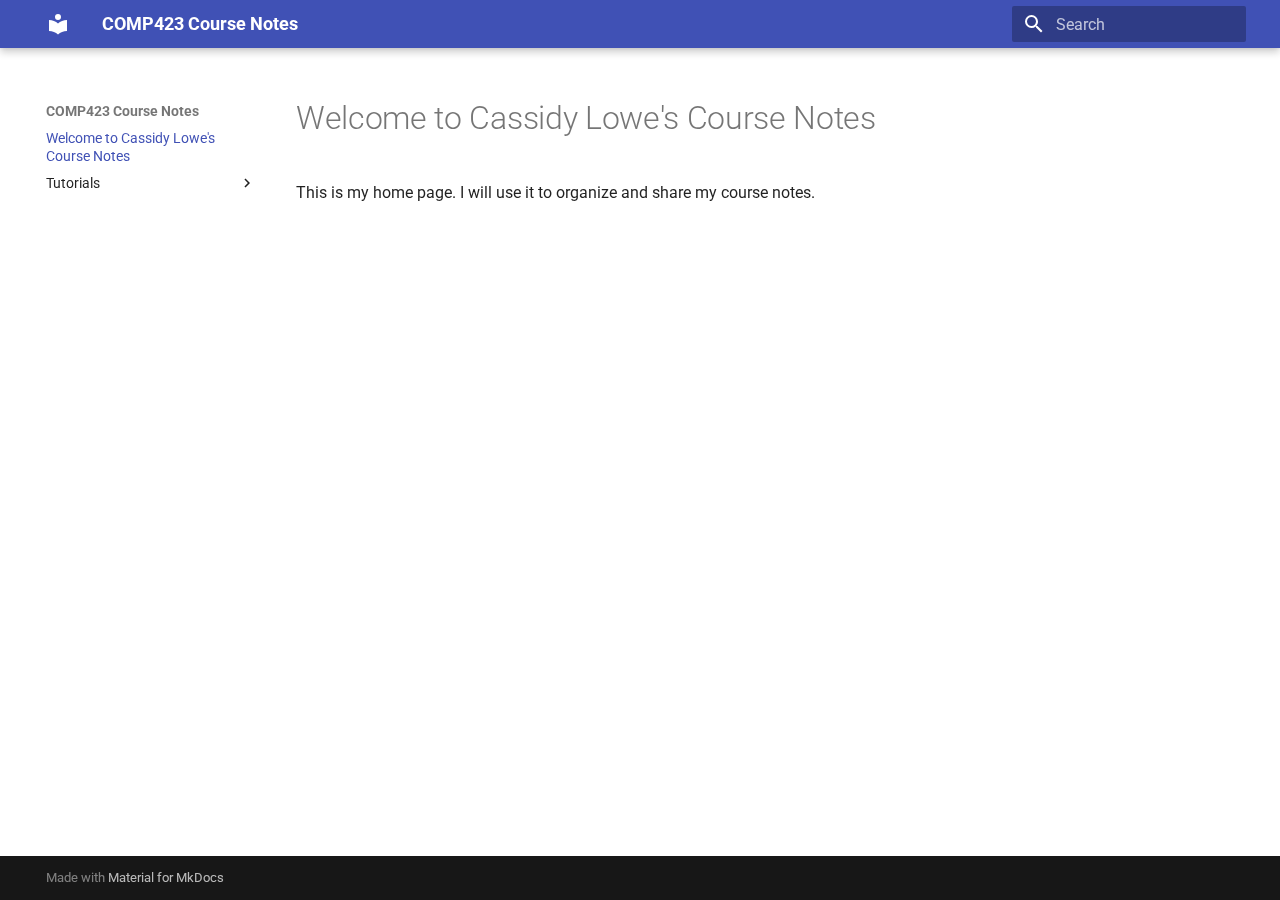
<file: index.html>
<!doctype html>
<html lang="en" class="no-js">
  <head>
    
      <meta charset="utf-8">
      <meta name="viewport" content="width=device-width,initial-scale=1">
      
      
      
      
      
        <link rel="next" href="tutorials/go-setup/">
      
      
      <link rel="icon" href="assets/images/favicon.png">
      <meta name="generator" content="mkdocs-1.6.1, mkdocs-material-9.5.50">
    
    
      
        <title>COMP423 Course Notes</title>
      
    
    
      <link rel="stylesheet" href="assets/stylesheets/main.a40c8224.min.css">
      
      
  
  
    
    
  
  
  <style>:root{--md-admonition-icon--note:url('data:image/svg+xml;charset=utf-8,<svg xmlns="http://www.w3.org/2000/svg" viewBox="0 0 24 24"><path d="M13 14h-2V9h2m0 9h-2v-2h2M1 21h22L12 2z"/></svg>');}</style>



    
    
      
    
    
      
        
        
        <link rel="preconnect" href="https://fonts.gstatic.com" crossorigin>
        <link rel="stylesheet" href="https://fonts.googleapis.com/css?family=Roboto:300,300i,400,400i,700,700i%7CRoboto+Mono:400,400i,700,700i&display=fallback">
        <style>:root{--md-text-font:"Roboto";--md-code-font:"Roboto Mono"}</style>
      
    
    
      <link rel="stylesheet" href="stylesheets.css">
    
    <script>__md_scope=new URL(".",location),__md_hash=e=>[...e].reduce(((e,_)=>(e<<5)-e+_.charCodeAt(0)),0),__md_get=(e,_=localStorage,t=__md_scope)=>JSON.parse(_.getItem(t.pathname+"."+e)),__md_set=(e,_,t=localStorage,a=__md_scope)=>{try{t.setItem(a.pathname+"."+e,JSON.stringify(_))}catch(e){}}</script>
    
      

    
    
    
  </head>
  
  
    <body dir="ltr">
  
    
    <input class="md-toggle" data-md-toggle="drawer" type="checkbox" id="__drawer" autocomplete="off">
    <input class="md-toggle" data-md-toggle="search" type="checkbox" id="__search" autocomplete="off">
    <label class="md-overlay" for="__drawer"></label>
    <div data-md-component="skip">
      
        
        <a href="#welcome-to-cassidy-lowes-course-notes" class="md-skip">
          Skip to content
        </a>
      
    </div>
    <div data-md-component="announce">
      
    </div>
    
    
      

  

<header class="md-header md-header--shadow" data-md-component="header">
  <nav class="md-header__inner md-grid" aria-label="Header">
    <a href="." title="COMP423 Course Notes" class="md-header__button md-logo" aria-label="COMP423 Course Notes" data-md-component="logo">
      
  
  <svg xmlns="http://www.w3.org/2000/svg" viewBox="0 0 24 24"><path d="M12 8a3 3 0 0 0 3-3 3 3 0 0 0-3-3 3 3 0 0 0-3 3 3 3 0 0 0 3 3m0 3.54C9.64 9.35 6.5 8 3 8v11c3.5 0 6.64 1.35 9 3.54 2.36-2.19 5.5-3.54 9-3.54V8c-3.5 0-6.64 1.35-9 3.54"/></svg>

    </a>
    <label class="md-header__button md-icon" for="__drawer">
      
      <svg xmlns="http://www.w3.org/2000/svg" viewBox="0 0 24 24"><path d="M3 6h18v2H3zm0 5h18v2H3zm0 5h18v2H3z"/></svg>
    </label>
    <div class="md-header__title" data-md-component="header-title">
      <div class="md-header__ellipsis">
        <div class="md-header__topic">
          <span class="md-ellipsis">
            COMP423 Course Notes
          </span>
        </div>
        <div class="md-header__topic" data-md-component="header-topic">
          <span class="md-ellipsis">
            
              Welcome to Cassidy Lowe's Course Notes
            
          </span>
        </div>
      </div>
    </div>
    
    
      <script>var palette=__md_get("__palette");if(palette&&palette.color){if("(prefers-color-scheme)"===palette.color.media){var media=matchMedia("(prefers-color-scheme: light)"),input=document.querySelector(media.matches?"[data-md-color-media='(prefers-color-scheme: light)']":"[data-md-color-media='(prefers-color-scheme: dark)']");palette.color.media=input.getAttribute("data-md-color-media"),palette.color.scheme=input.getAttribute("data-md-color-scheme"),palette.color.primary=input.getAttribute("data-md-color-primary"),palette.color.accent=input.getAttribute("data-md-color-accent")}for(var[key,value]of Object.entries(palette.color))document.body.setAttribute("data-md-color-"+key,value)}</script>
    
    
    
      <label class="md-header__button md-icon" for="__search">
        
        <svg xmlns="http://www.w3.org/2000/svg" viewBox="0 0 24 24"><path d="M9.5 3A6.5 6.5 0 0 1 16 9.5c0 1.61-.59 3.09-1.56 4.23l.27.27h.79l5 5-1.5 1.5-5-5v-.79l-.27-.27A6.52 6.52 0 0 1 9.5 16 6.5 6.5 0 0 1 3 9.5 6.5 6.5 0 0 1 9.5 3m0 2C7 5 5 7 5 9.5S7 14 9.5 14 14 12 14 9.5 12 5 9.5 5"/></svg>
      </label>
      <div class="md-search" data-md-component="search" role="dialog">
  <label class="md-search__overlay" for="__search"></label>
  <div class="md-search__inner" role="search">
    <form class="md-search__form" name="search">
      <input type="text" class="md-search__input" name="query" aria-label="Search" placeholder="Search" autocapitalize="off" autocorrect="off" autocomplete="off" spellcheck="false" data-md-component="search-query" required>
      <label class="md-search__icon md-icon" for="__search">
        
        <svg xmlns="http://www.w3.org/2000/svg" viewBox="0 0 24 24"><path d="M9.5 3A6.5 6.5 0 0 1 16 9.5c0 1.61-.59 3.09-1.56 4.23l.27.27h.79l5 5-1.5 1.5-5-5v-.79l-.27-.27A6.52 6.52 0 0 1 9.5 16 6.5 6.5 0 0 1 3 9.5 6.5 6.5 0 0 1 9.5 3m0 2C7 5 5 7 5 9.5S7 14 9.5 14 14 12 14 9.5 12 5 9.5 5"/></svg>
        
        <svg xmlns="http://www.w3.org/2000/svg" viewBox="0 0 24 24"><path d="M20 11v2H8l5.5 5.5-1.42 1.42L4.16 12l7.92-7.92L13.5 5.5 8 11z"/></svg>
      </label>
      <nav class="md-search__options" aria-label="Search">
        
        <button type="reset" class="md-search__icon md-icon" title="Clear" aria-label="Clear" tabindex="-1">
          
          <svg xmlns="http://www.w3.org/2000/svg" viewBox="0 0 24 24"><path d="M19 6.41 17.59 5 12 10.59 6.41 5 5 6.41 10.59 12 5 17.59 6.41 19 12 13.41 17.59 19 19 17.59 13.41 12z"/></svg>
        </button>
      </nav>
      
    </form>
    <div class="md-search__output">
      <div class="md-search__scrollwrap" tabindex="0" data-md-scrollfix>
        <div class="md-search-result" data-md-component="search-result">
          <div class="md-search-result__meta">
            Initializing search
          </div>
          <ol class="md-search-result__list" role="presentation"></ol>
        </div>
      </div>
    </div>
  </div>
</div>
    
    
  </nav>
  
</header>
    
    <div class="md-container" data-md-component="container">
      
      
        
          
        
      
      <main class="md-main" data-md-component="main">
        <div class="md-main__inner md-grid">
          
            
              
              <div class="md-sidebar md-sidebar--primary" data-md-component="sidebar" data-md-type="navigation" >
                <div class="md-sidebar__scrollwrap">
                  <div class="md-sidebar__inner">
                    



<nav class="md-nav md-nav--primary" aria-label="Navigation" data-md-level="0">
  <label class="md-nav__title" for="__drawer">
    <a href="." title="COMP423 Course Notes" class="md-nav__button md-logo" aria-label="COMP423 Course Notes" data-md-component="logo">
      
  
  <svg xmlns="http://www.w3.org/2000/svg" viewBox="0 0 24 24"><path d="M12 8a3 3 0 0 0 3-3 3 3 0 0 0-3-3 3 3 0 0 0-3 3 3 3 0 0 0 3 3m0 3.54C9.64 9.35 6.5 8 3 8v11c3.5 0 6.64 1.35 9 3.54 2.36-2.19 5.5-3.54 9-3.54V8c-3.5 0-6.64 1.35-9 3.54"/></svg>

    </a>
    COMP423 Course Notes
  </label>
  
  <ul class="md-nav__list" data-md-scrollfix>
    
      
      
  
  
    
  
  
  
    <li class="md-nav__item md-nav__item--active">
      
      <input class="md-nav__toggle md-toggle" type="checkbox" id="__toc">
      
      
        
      
      
      <a href="." class="md-nav__link md-nav__link--active">
        
  
  <span class="md-ellipsis">
    Welcome to Cassidy Lowe's Course Notes
  </span>
  

      </a>
      
    </li>
  

    
      
      
  
  
  
  
    
    
    
    
    <li class="md-nav__item md-nav__item--nested">
      
        
        
        <input class="md-nav__toggle md-toggle " type="checkbox" id="__nav_2" >
        
          
          <label class="md-nav__link" for="__nav_2" id="__nav_2_label" tabindex="0">
            
  
  <span class="md-ellipsis">
    Tutorials
  </span>
  

            <span class="md-nav__icon md-icon"></span>
          </label>
        
        <nav class="md-nav" data-md-level="1" aria-labelledby="__nav_2_label" aria-expanded="false">
          <label class="md-nav__title" for="__nav_2">
            <span class="md-nav__icon md-icon"></span>
            Tutorials
          </label>
          <ul class="md-nav__list" data-md-scrollfix>
            
              
                
  
  
  
  
    <li class="md-nav__item">
      <a href="tutorials/go-setup/" class="md-nav__link">
        
  
  <span class="md-ellipsis">
    Setting up a dev container for Go
  </span>
  

      </a>
    </li>
  

              
            
          </ul>
        </nav>
      
    </li>
  

    
  </ul>
</nav>
                  </div>
                </div>
              </div>
            
            
              
              <div class="md-sidebar md-sidebar--secondary" data-md-component="sidebar" data-md-type="toc" >
                <div class="md-sidebar__scrollwrap">
                  <div class="md-sidebar__inner">
                    

<nav class="md-nav md-nav--secondary" aria-label="Table of contents">
  
  
  
    
  
  
</nav>
                  </div>
                </div>
              </div>
            
          
          
            <div class="md-content" data-md-component="content">
              <article class="md-content__inner md-typeset">
                
                  


<h1 id="welcome-to-cassidy-lowes-course-notes">Welcome to Cassidy Lowe's Course Notes</h1>
<p>This is my home page. I will use it to organize and share my course notes.</p>












                
              </article>
            </div>
          
          
<script>var target=document.getElementById(location.hash.slice(1));target&&target.name&&(target.checked=target.name.startsWith("__tabbed_"))</script>
        </div>
        
      </main>
      
        <footer class="md-footer">
  
  <div class="md-footer-meta md-typeset">
    <div class="md-footer-meta__inner md-grid">
      <div class="md-copyright">
  
  
    Made with
    <a href="https://squidfunk.github.io/mkdocs-material/" target="_blank" rel="noopener">
      Material for MkDocs
    </a>
  
</div>
      
    </div>
  </div>
</footer>
      
    </div>
    <div class="md-dialog" data-md-component="dialog">
      <div class="md-dialog__inner md-typeset"></div>
    </div>
    
    
    <script id="__config" type="application/json">{"base": ".", "features": ["content.code.copy", "content.code.annotate", "content.code.select"], "search": "assets/javascripts/workers/search.f8cc74c7.min.js", "translations": {"clipboard.copied": "Copied to clipboard", "clipboard.copy": "Copy to clipboard", "search.result.more.one": "1 more on this page", "search.result.more.other": "# more on this page", "search.result.none": "No matching documents", "search.result.one": "1 matching document", "search.result.other": "# matching documents", "search.result.placeholder": "Type to start searching", "search.result.term.missing": "Missing", "select.version": "Select version"}}</script>
    
    
      <script src="assets/javascripts/bundle.60a45f97.min.js"></script>
      
    
  </body>
</html>
</file>
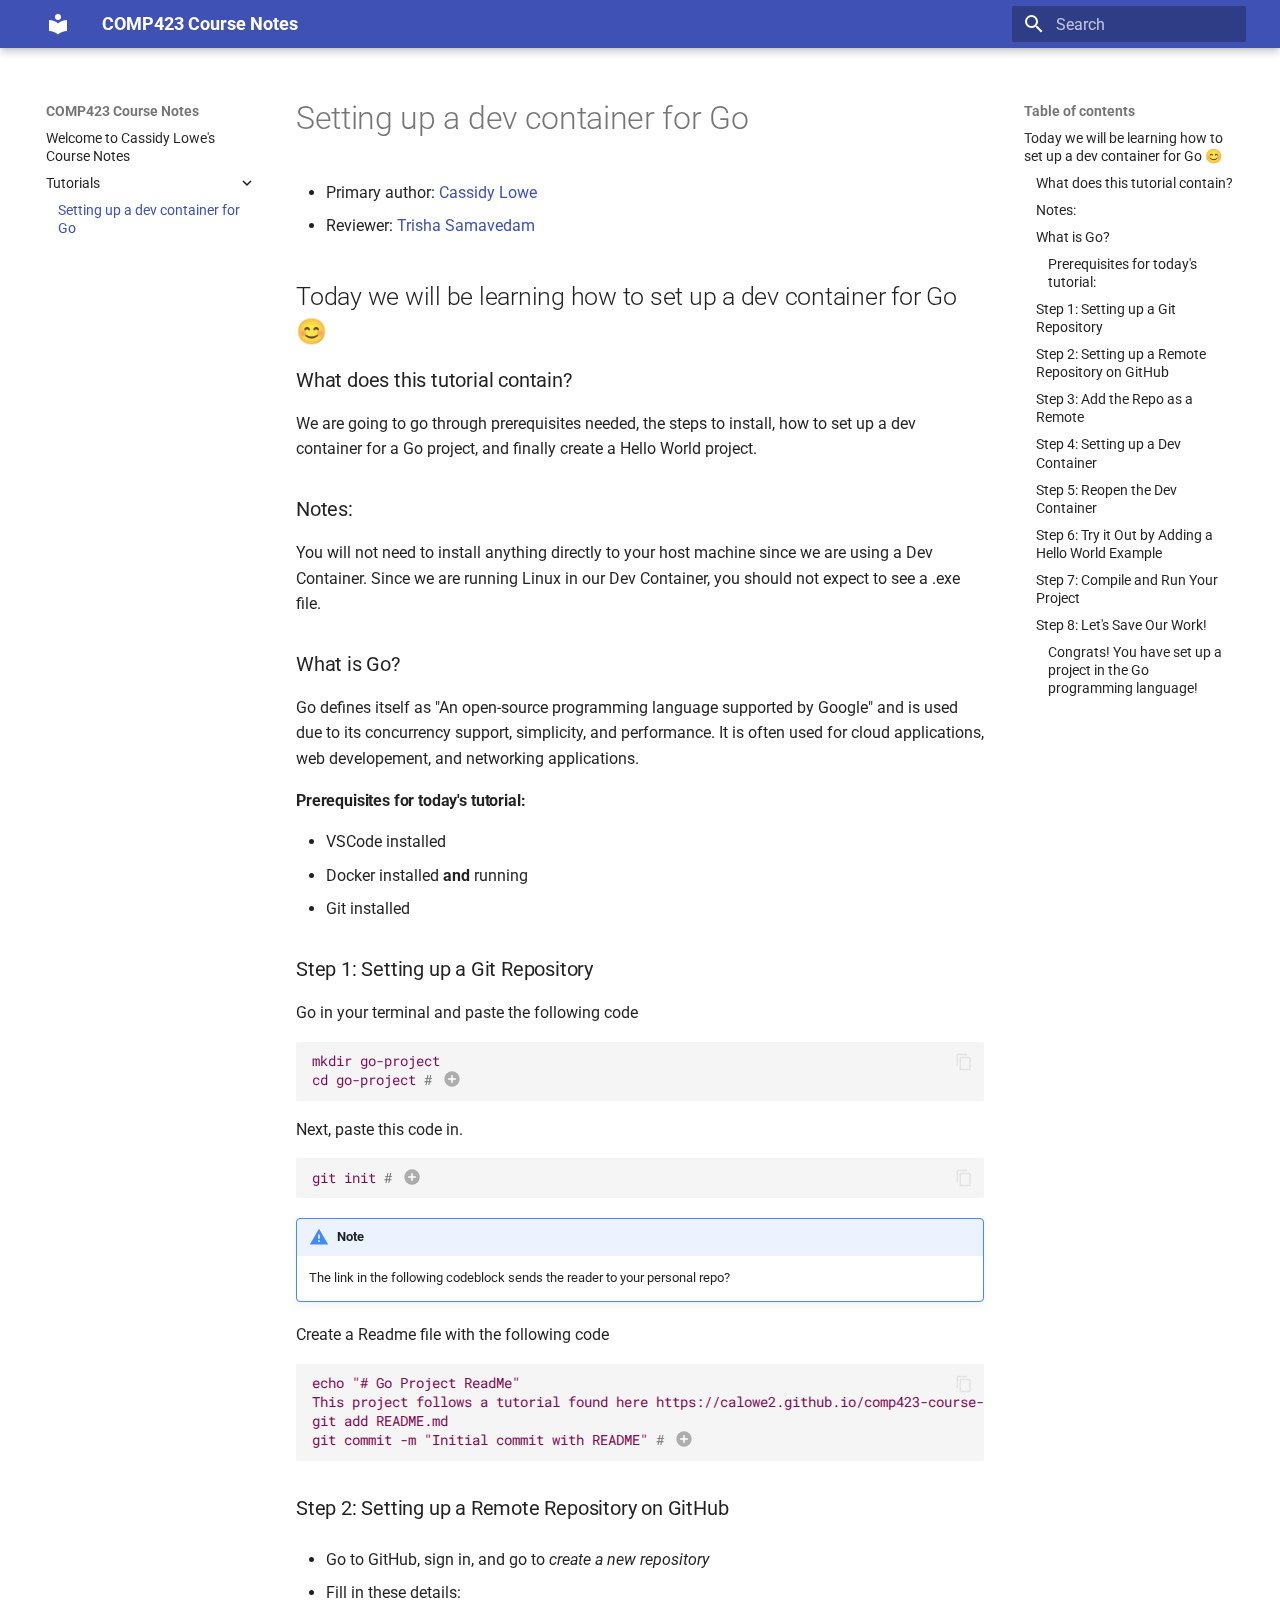
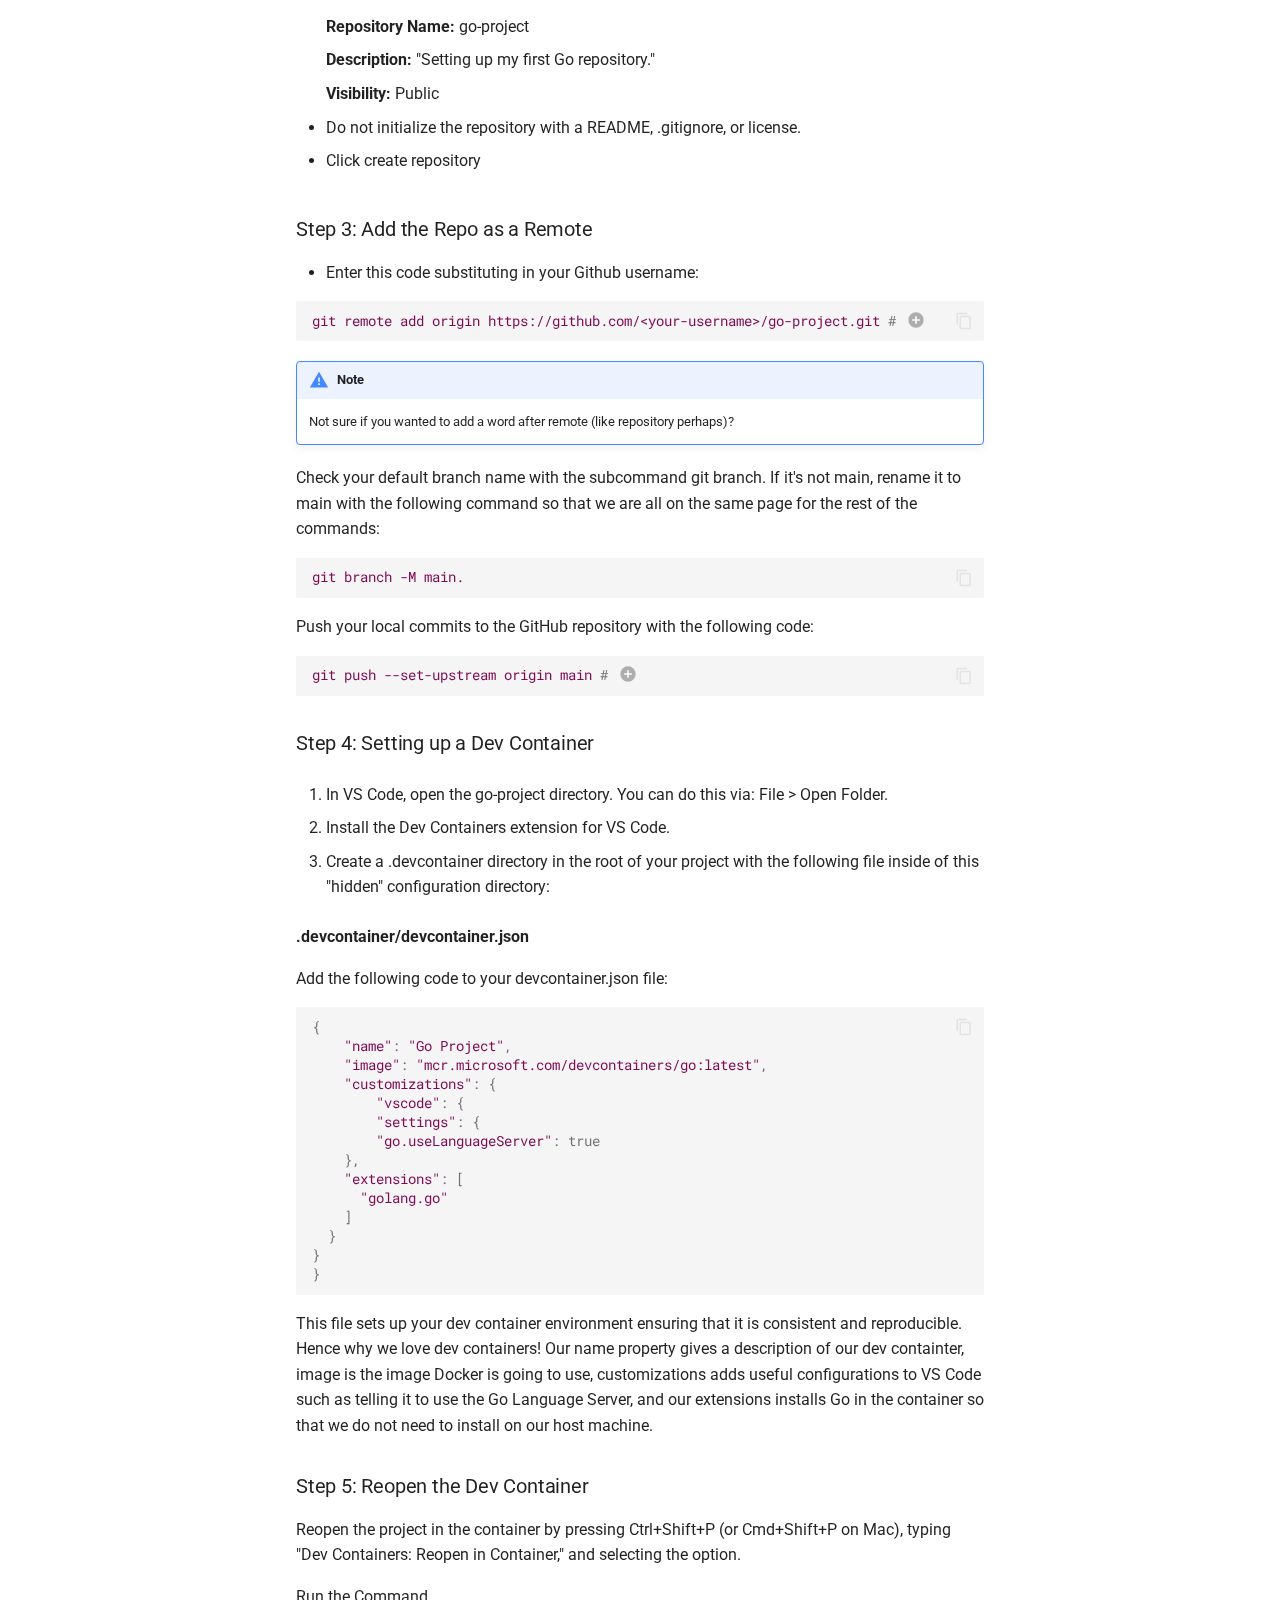
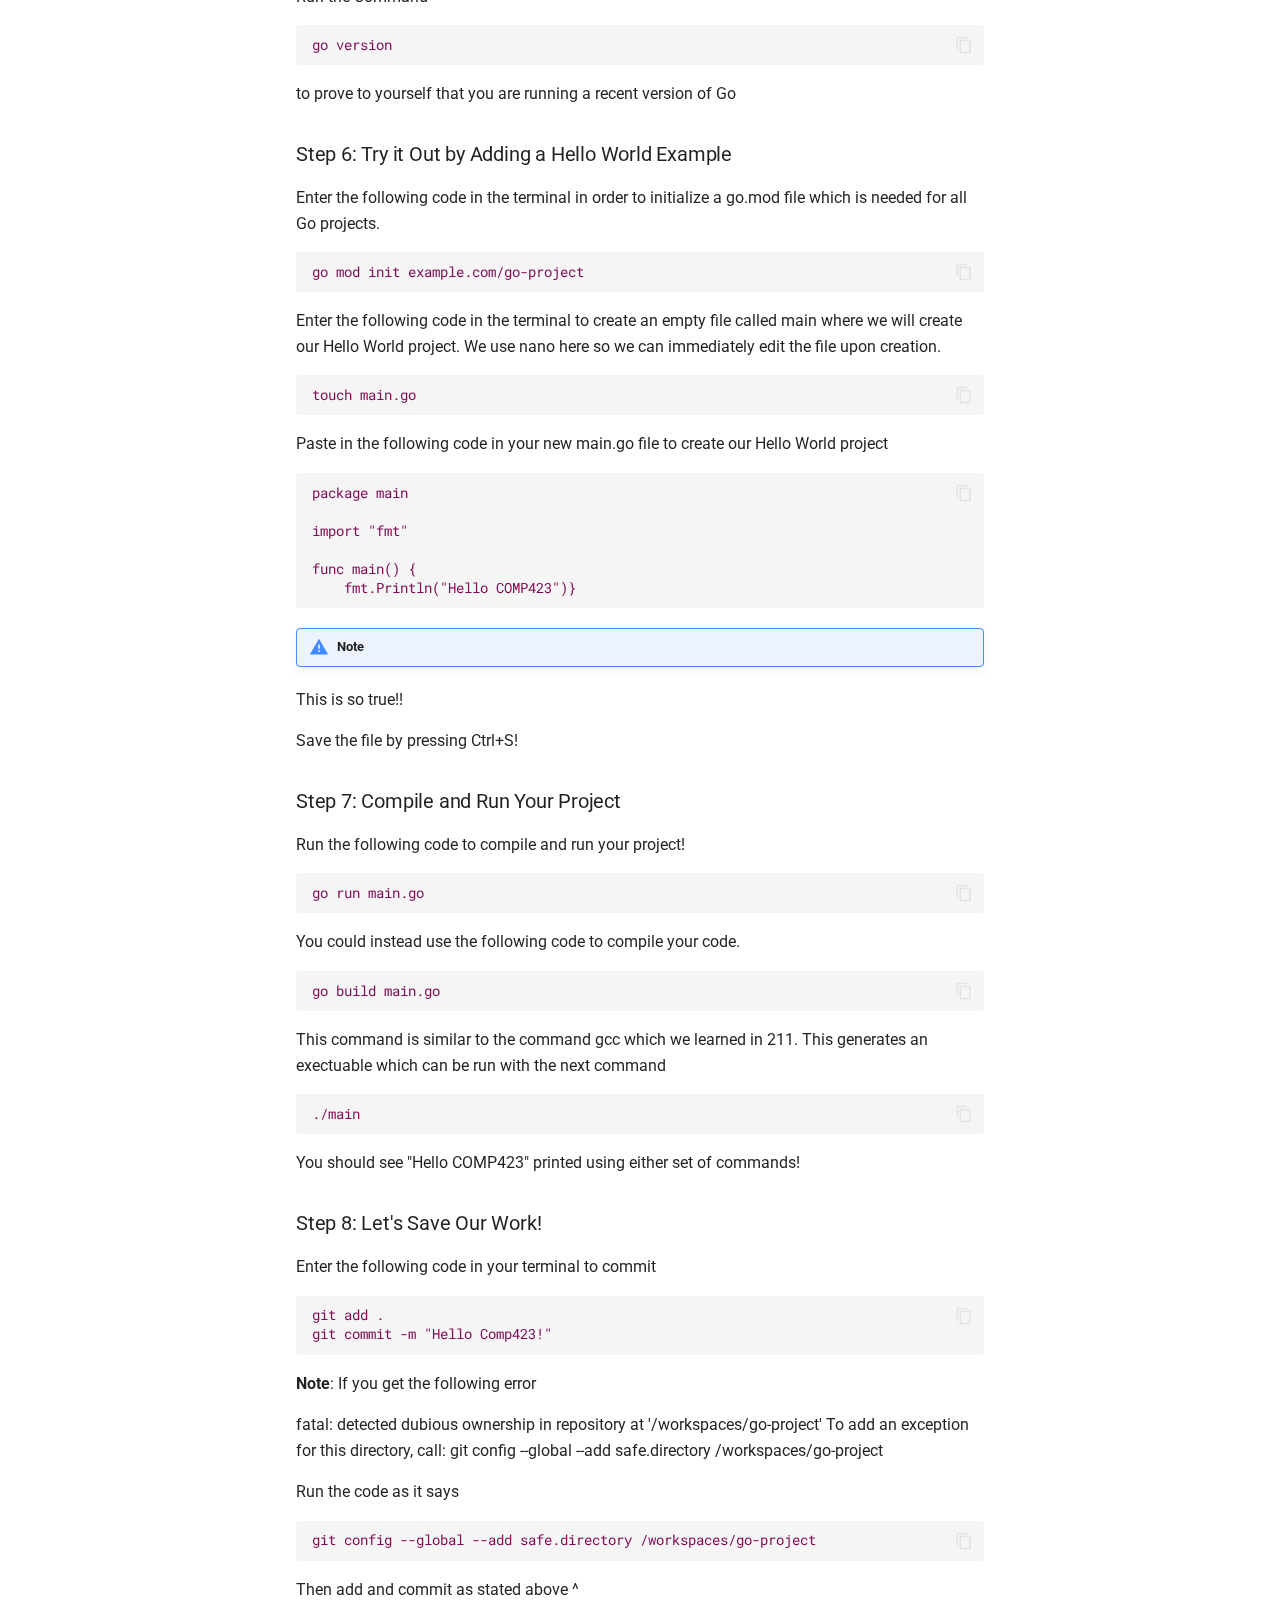
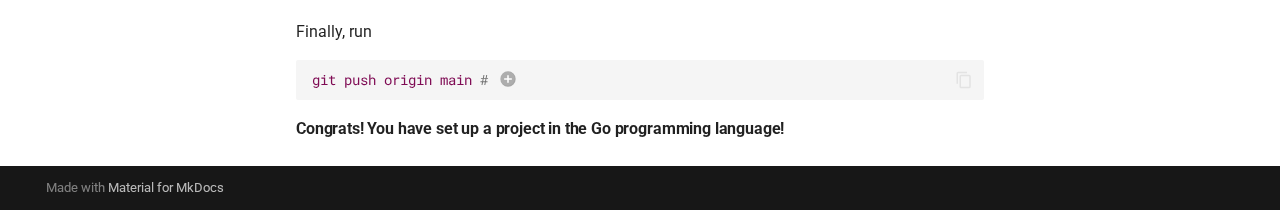
<file: tutorials/go-setup/index.html>
<!doctype html>
<html lang="en" class="no-js">
  <head>
    
      <meta charset="utf-8">
      <meta name="viewport" content="width=device-width,initial-scale=1">
      
      
      
      
        <link rel="prev" href="../..">
      
      
      
      <link rel="icon" href="../../assets/images/favicon.png">
      <meta name="generator" content="mkdocs-1.6.1, mkdocs-material-9.5.50">
    
    
      
        <title>Setting up a dev container for Go - COMP423 Course Notes</title>
      
    
    
      <link rel="stylesheet" href="../../assets/stylesheets/main.a40c8224.min.css">
      
      
  
  
    
    
  
  
  <style>:root{--md-admonition-icon--note:url('data:image/svg+xml;charset=utf-8,<svg xmlns="http://www.w3.org/2000/svg" viewBox="0 0 24 24"><path d="M13 14h-2V9h2m0 9h-2v-2h2M1 21h22L12 2z"/></svg>');}</style>



    
    
      
    
    
      
        
        
        <link rel="preconnect" href="https://fonts.gstatic.com" crossorigin>
        <link rel="stylesheet" href="https://fonts.googleapis.com/css?family=Roboto:300,300i,400,400i,700,700i%7CRoboto+Mono:400,400i,700,700i&display=fallback">
        <style>:root{--md-text-font:"Roboto";--md-code-font:"Roboto Mono"}</style>
      
    
    
      <link rel="stylesheet" href="../../stylesheets.css">
    
    <script>__md_scope=new URL("../..",location),__md_hash=e=>[...e].reduce(((e,_)=>(e<<5)-e+_.charCodeAt(0)),0),__md_get=(e,_=localStorage,t=__md_scope)=>JSON.parse(_.getItem(t.pathname+"."+e)),__md_set=(e,_,t=localStorage,a=__md_scope)=>{try{t.setItem(a.pathname+"."+e,JSON.stringify(_))}catch(e){}}</script>
    
      

    
    
    
  </head>
  
  
    <body dir="ltr">
  
    
    <input class="md-toggle" data-md-toggle="drawer" type="checkbox" id="__drawer" autocomplete="off">
    <input class="md-toggle" data-md-toggle="search" type="checkbox" id="__search" autocomplete="off">
    <label class="md-overlay" for="__drawer"></label>
    <div data-md-component="skip">
      
        
        <a href="#setting-up-a-dev-container-for-go" class="md-skip">
          Skip to content
        </a>
      
    </div>
    <div data-md-component="announce">
      
    </div>
    
    
      

  

<header class="md-header md-header--shadow" data-md-component="header">
  <nav class="md-header__inner md-grid" aria-label="Header">
    <a href="../.." title="COMP423 Course Notes" class="md-header__button md-logo" aria-label="COMP423 Course Notes" data-md-component="logo">
      
  
  <svg xmlns="http://www.w3.org/2000/svg" viewBox="0 0 24 24"><path d="M12 8a3 3 0 0 0 3-3 3 3 0 0 0-3-3 3 3 0 0 0-3 3 3 3 0 0 0 3 3m0 3.54C9.64 9.35 6.5 8 3 8v11c3.5 0 6.64 1.35 9 3.54 2.36-2.19 5.5-3.54 9-3.54V8c-3.5 0-6.64 1.35-9 3.54"/></svg>

    </a>
    <label class="md-header__button md-icon" for="__drawer">
      
      <svg xmlns="http://www.w3.org/2000/svg" viewBox="0 0 24 24"><path d="M3 6h18v2H3zm0 5h18v2H3zm0 5h18v2H3z"/></svg>
    </label>
    <div class="md-header__title" data-md-component="header-title">
      <div class="md-header__ellipsis">
        <div class="md-header__topic">
          <span class="md-ellipsis">
            COMP423 Course Notes
          </span>
        </div>
        <div class="md-header__topic" data-md-component="header-topic">
          <span class="md-ellipsis">
            
              Setting up a dev container for Go
            
          </span>
        </div>
      </div>
    </div>
    
    
      <script>var palette=__md_get("__palette");if(palette&&palette.color){if("(prefers-color-scheme)"===palette.color.media){var media=matchMedia("(prefers-color-scheme: light)"),input=document.querySelector(media.matches?"[data-md-color-media='(prefers-color-scheme: light)']":"[data-md-color-media='(prefers-color-scheme: dark)']");palette.color.media=input.getAttribute("data-md-color-media"),palette.color.scheme=input.getAttribute("data-md-color-scheme"),palette.color.primary=input.getAttribute("data-md-color-primary"),palette.color.accent=input.getAttribute("data-md-color-accent")}for(var[key,value]of Object.entries(palette.color))document.body.setAttribute("data-md-color-"+key,value)}</script>
    
    
    
      <label class="md-header__button md-icon" for="__search">
        
        <svg xmlns="http://www.w3.org/2000/svg" viewBox="0 0 24 24"><path d="M9.5 3A6.5 6.5 0 0 1 16 9.5c0 1.61-.59 3.09-1.56 4.23l.27.27h.79l5 5-1.5 1.5-5-5v-.79l-.27-.27A6.52 6.52 0 0 1 9.5 16 6.5 6.5 0 0 1 3 9.5 6.5 6.5 0 0 1 9.5 3m0 2C7 5 5 7 5 9.5S7 14 9.5 14 14 12 14 9.5 12 5 9.5 5"/></svg>
      </label>
      <div class="md-search" data-md-component="search" role="dialog">
  <label class="md-search__overlay" for="__search"></label>
  <div class="md-search__inner" role="search">
    <form class="md-search__form" name="search">
      <input type="text" class="md-search__input" name="query" aria-label="Search" placeholder="Search" autocapitalize="off" autocorrect="off" autocomplete="off" spellcheck="false" data-md-component="search-query" required>
      <label class="md-search__icon md-icon" for="__search">
        
        <svg xmlns="http://www.w3.org/2000/svg" viewBox="0 0 24 24"><path d="M9.5 3A6.5 6.5 0 0 1 16 9.5c0 1.61-.59 3.09-1.56 4.23l.27.27h.79l5 5-1.5 1.5-5-5v-.79l-.27-.27A6.52 6.52 0 0 1 9.5 16 6.5 6.5 0 0 1 3 9.5 6.5 6.5 0 0 1 9.5 3m0 2C7 5 5 7 5 9.5S7 14 9.5 14 14 12 14 9.5 12 5 9.5 5"/></svg>
        
        <svg xmlns="http://www.w3.org/2000/svg" viewBox="0 0 24 24"><path d="M20 11v2H8l5.5 5.5-1.42 1.42L4.16 12l7.92-7.92L13.5 5.5 8 11z"/></svg>
      </label>
      <nav class="md-search__options" aria-label="Search">
        
        <button type="reset" class="md-search__icon md-icon" title="Clear" aria-label="Clear" tabindex="-1">
          
          <svg xmlns="http://www.w3.org/2000/svg" viewBox="0 0 24 24"><path d="M19 6.41 17.59 5 12 10.59 6.41 5 5 6.41 10.59 12 5 17.59 6.41 19 12 13.41 17.59 19 19 17.59 13.41 12z"/></svg>
        </button>
      </nav>
      
    </form>
    <div class="md-search__output">
      <div class="md-search__scrollwrap" tabindex="0" data-md-scrollfix>
        <div class="md-search-result" data-md-component="search-result">
          <div class="md-search-result__meta">
            Initializing search
          </div>
          <ol class="md-search-result__list" role="presentation"></ol>
        </div>
      </div>
    </div>
  </div>
</div>
    
    
  </nav>
  
</header>
    
    <div class="md-container" data-md-component="container">
      
      
        
          
        
      
      <main class="md-main" data-md-component="main">
        <div class="md-main__inner md-grid">
          
            
              
              <div class="md-sidebar md-sidebar--primary" data-md-component="sidebar" data-md-type="navigation" >
                <div class="md-sidebar__scrollwrap">
                  <div class="md-sidebar__inner">
                    



<nav class="md-nav md-nav--primary" aria-label="Navigation" data-md-level="0">
  <label class="md-nav__title" for="__drawer">
    <a href="../.." title="COMP423 Course Notes" class="md-nav__button md-logo" aria-label="COMP423 Course Notes" data-md-component="logo">
      
  
  <svg xmlns="http://www.w3.org/2000/svg" viewBox="0 0 24 24"><path d="M12 8a3 3 0 0 0 3-3 3 3 0 0 0-3-3 3 3 0 0 0-3 3 3 3 0 0 0 3 3m0 3.54C9.64 9.35 6.5 8 3 8v11c3.5 0 6.64 1.35 9 3.54 2.36-2.19 5.5-3.54 9-3.54V8c-3.5 0-6.64 1.35-9 3.54"/></svg>

    </a>
    COMP423 Course Notes
  </label>
  
  <ul class="md-nav__list" data-md-scrollfix>
    
      
      
  
  
  
  
    <li class="md-nav__item">
      <a href="../.." class="md-nav__link">
        
  
  <span class="md-ellipsis">
    Welcome to Cassidy Lowe's Course Notes
  </span>
  

      </a>
    </li>
  

    
      
      
  
  
    
  
  
  
    
    
    
    
    <li class="md-nav__item md-nav__item--active md-nav__item--nested">
      
        
        
        <input class="md-nav__toggle md-toggle " type="checkbox" id="__nav_2" checked>
        
          
          <label class="md-nav__link" for="__nav_2" id="__nav_2_label" tabindex="0">
            
  
  <span class="md-ellipsis">
    Tutorials
  </span>
  

            <span class="md-nav__icon md-icon"></span>
          </label>
        
        <nav class="md-nav" data-md-level="1" aria-labelledby="__nav_2_label" aria-expanded="true">
          <label class="md-nav__title" for="__nav_2">
            <span class="md-nav__icon md-icon"></span>
            Tutorials
          </label>
          <ul class="md-nav__list" data-md-scrollfix>
            
              
                
  
  
    
  
  
  
    <li class="md-nav__item md-nav__item--active">
      
      <input class="md-nav__toggle md-toggle" type="checkbox" id="__toc">
      
      
        
      
      
        <label class="md-nav__link md-nav__link--active" for="__toc">
          
  
  <span class="md-ellipsis">
    Setting up a dev container for Go
  </span>
  

          <span class="md-nav__icon md-icon"></span>
        </label>
      
      <a href="./" class="md-nav__link md-nav__link--active">
        
  
  <span class="md-ellipsis">
    Setting up a dev container for Go
  </span>
  

      </a>
      
        

<nav class="md-nav md-nav--secondary" aria-label="Table of contents">
  
  
  
    
  
  
    <label class="md-nav__title" for="__toc">
      <span class="md-nav__icon md-icon"></span>
      Table of contents
    </label>
    <ul class="md-nav__list" data-md-component="toc" data-md-scrollfix>
      
        <li class="md-nav__item">
  <a href="#today-we-will-be-learning-how-to-set-up-a-dev-container-for-go" class="md-nav__link">
    <span class="md-ellipsis">
      Today we will be learning how to set up a dev container for Go 😊
    </span>
  </a>
  
    <nav class="md-nav" aria-label="Today we will be learning how to set up a dev container for Go 😊">
      <ul class="md-nav__list">
        
          <li class="md-nav__item">
  <a href="#what-does-this-tutorial-contain" class="md-nav__link">
    <span class="md-ellipsis">
      What does this tutorial contain?
    </span>
  </a>
  
</li>
        
          <li class="md-nav__item">
  <a href="#notes" class="md-nav__link">
    <span class="md-ellipsis">
      Notes:
    </span>
  </a>
  
</li>
        
          <li class="md-nav__item">
  <a href="#what-is-go" class="md-nav__link">
    <span class="md-ellipsis">
      What is Go?
    </span>
  </a>
  
    <nav class="md-nav" aria-label="What is Go?">
      <ul class="md-nav__list">
        
          <li class="md-nav__item">
  <a href="#prerequisites-for-todays-tutorial" class="md-nav__link">
    <span class="md-ellipsis">
      Prerequisites for today's tutorial:
    </span>
  </a>
  
</li>
        
      </ul>
    </nav>
  
</li>
        
          <li class="md-nav__item">
  <a href="#step-1-setting-up-a-git-repository" class="md-nav__link">
    <span class="md-ellipsis">
      Step 1: Setting up a Git Repository
    </span>
  </a>
  
</li>
        
          <li class="md-nav__item">
  <a href="#step-2-setting-up-a-remote-repository-on-github" class="md-nav__link">
    <span class="md-ellipsis">
      Step 2: Setting up a Remote Repository on GitHub
    </span>
  </a>
  
</li>
        
          <li class="md-nav__item">
  <a href="#step-3-add-the-repo-as-a-remote" class="md-nav__link">
    <span class="md-ellipsis">
      Step 3: Add the Repo as a Remote
    </span>
  </a>
  
</li>
        
          <li class="md-nav__item">
  <a href="#step-4-setting-up-a-dev-container" class="md-nav__link">
    <span class="md-ellipsis">
      Step 4: Setting up a Dev Container
    </span>
  </a>
  
</li>
        
          <li class="md-nav__item">
  <a href="#step-5-reopen-the-dev-container" class="md-nav__link">
    <span class="md-ellipsis">
      Step 5: Reopen the Dev Container
    </span>
  </a>
  
</li>
        
          <li class="md-nav__item">
  <a href="#step-6-try-it-out-by-adding-a-hello-world-example" class="md-nav__link">
    <span class="md-ellipsis">
      Step 6: Try it Out by Adding a Hello World Example
    </span>
  </a>
  
</li>
        
          <li class="md-nav__item">
  <a href="#step-7-compile-and-run-your-project" class="md-nav__link">
    <span class="md-ellipsis">
      Step 7: Compile and Run Your Project
    </span>
  </a>
  
</li>
        
          <li class="md-nav__item">
  <a href="#step-8-lets-save-our-work" class="md-nav__link">
    <span class="md-ellipsis">
      Step 8: Let's Save Our Work!
    </span>
  </a>
  
    <nav class="md-nav" aria-label="Step 8: Let's Save Our Work!">
      <ul class="md-nav__list">
        
          <li class="md-nav__item">
  <a href="#congrats-you-have-set-up-a-project-in-the-go-programming-language" class="md-nav__link">
    <span class="md-ellipsis">
      Congrats! You have set up a project in the Go programming language!
    </span>
  </a>
  
</li>
        
      </ul>
    </nav>
  
</li>
        
      </ul>
    </nav>
  
</li>
      
    </ul>
  
</nav>
      
    </li>
  

              
            
          </ul>
        </nav>
      
    </li>
  

    
  </ul>
</nav>
                  </div>
                </div>
              </div>
            
            
              
              <div class="md-sidebar md-sidebar--secondary" data-md-component="sidebar" data-md-type="toc" >
                <div class="md-sidebar__scrollwrap">
                  <div class="md-sidebar__inner">
                    

<nav class="md-nav md-nav--secondary" aria-label="Table of contents">
  
  
  
    
  
  
    <label class="md-nav__title" for="__toc">
      <span class="md-nav__icon md-icon"></span>
      Table of contents
    </label>
    <ul class="md-nav__list" data-md-component="toc" data-md-scrollfix>
      
        <li class="md-nav__item">
  <a href="#today-we-will-be-learning-how-to-set-up-a-dev-container-for-go" class="md-nav__link">
    <span class="md-ellipsis">
      Today we will be learning how to set up a dev container for Go 😊
    </span>
  </a>
  
    <nav class="md-nav" aria-label="Today we will be learning how to set up a dev container for Go 😊">
      <ul class="md-nav__list">
        
          <li class="md-nav__item">
  <a href="#what-does-this-tutorial-contain" class="md-nav__link">
    <span class="md-ellipsis">
      What does this tutorial contain?
    </span>
  </a>
  
</li>
        
          <li class="md-nav__item">
  <a href="#notes" class="md-nav__link">
    <span class="md-ellipsis">
      Notes:
    </span>
  </a>
  
</li>
        
          <li class="md-nav__item">
  <a href="#what-is-go" class="md-nav__link">
    <span class="md-ellipsis">
      What is Go?
    </span>
  </a>
  
    <nav class="md-nav" aria-label="What is Go?">
      <ul class="md-nav__list">
        
          <li class="md-nav__item">
  <a href="#prerequisites-for-todays-tutorial" class="md-nav__link">
    <span class="md-ellipsis">
      Prerequisites for today's tutorial:
    </span>
  </a>
  
</li>
        
      </ul>
    </nav>
  
</li>
        
          <li class="md-nav__item">
  <a href="#step-1-setting-up-a-git-repository" class="md-nav__link">
    <span class="md-ellipsis">
      Step 1: Setting up a Git Repository
    </span>
  </a>
  
</li>
        
          <li class="md-nav__item">
  <a href="#step-2-setting-up-a-remote-repository-on-github" class="md-nav__link">
    <span class="md-ellipsis">
      Step 2: Setting up a Remote Repository on GitHub
    </span>
  </a>
  
</li>
        
          <li class="md-nav__item">
  <a href="#step-3-add-the-repo-as-a-remote" class="md-nav__link">
    <span class="md-ellipsis">
      Step 3: Add the Repo as a Remote
    </span>
  </a>
  
</li>
        
          <li class="md-nav__item">
  <a href="#step-4-setting-up-a-dev-container" class="md-nav__link">
    <span class="md-ellipsis">
      Step 4: Setting up a Dev Container
    </span>
  </a>
  
</li>
        
          <li class="md-nav__item">
  <a href="#step-5-reopen-the-dev-container" class="md-nav__link">
    <span class="md-ellipsis">
      Step 5: Reopen the Dev Container
    </span>
  </a>
  
</li>
        
          <li class="md-nav__item">
  <a href="#step-6-try-it-out-by-adding-a-hello-world-example" class="md-nav__link">
    <span class="md-ellipsis">
      Step 6: Try it Out by Adding a Hello World Example
    </span>
  </a>
  
</li>
        
          <li class="md-nav__item">
  <a href="#step-7-compile-and-run-your-project" class="md-nav__link">
    <span class="md-ellipsis">
      Step 7: Compile and Run Your Project
    </span>
  </a>
  
</li>
        
          <li class="md-nav__item">
  <a href="#step-8-lets-save-our-work" class="md-nav__link">
    <span class="md-ellipsis">
      Step 8: Let's Save Our Work!
    </span>
  </a>
  
    <nav class="md-nav" aria-label="Step 8: Let's Save Our Work!">
      <ul class="md-nav__list">
        
          <li class="md-nav__item">
  <a href="#congrats-you-have-set-up-a-project-in-the-go-programming-language" class="md-nav__link">
    <span class="md-ellipsis">
      Congrats! You have set up a project in the Go programming language!
    </span>
  </a>
  
</li>
        
      </ul>
    </nav>
  
</li>
        
      </ul>
    </nav>
  
</li>
      
    </ul>
  
</nav>
                  </div>
                </div>
              </div>
            
          
          
            <div class="md-content" data-md-component="content">
              <article class="md-content__inner md-typeset">
                
                  


<h1 id="setting-up-a-dev-container-for-go">Setting up a dev container for Go</h1>
<ul>
<li>Primary author: <a href="https://github.com/calowe2">Cassidy Lowe</a></li>
<li>Reviewer: <a href="https://github.com/trisv1">Trisha Samavedam</a></li>
</ul>
<h2 id="today-we-will-be-learning-how-to-set-up-a-dev-container-for-go">Today we will be learning how to set up a dev container for Go 😊</h2>
<h3 id="what-does-this-tutorial-contain">What does this tutorial contain?</h3>
<p>We are going to go through prerequisites needed, the steps to install, how to set up a dev container for a Go project, and finally create a Hello World project. </p>
<h3 id="notes">Notes:</h3>
<p>You will not need to install anything directly to your host machine since we are using a Dev Container. Since we are running Linux in our Dev Container, you should not expect to see a .exe file.</p>
<h3 id="what-is-go">What is Go?</h3>
<p>Go defines itself as "An open-source programming language supported by Google" and is used due to its concurrency support, simplicity, and performance. It is often used for cloud applications, web developement, and networking applications.  </p>
<h4 id="prerequisites-for-todays-tutorial">Prerequisites for today's tutorial:</h4>
<ul>
<li>VSCode installed</li>
<li>Docker installed <strong>and</strong> running</li>
<li>Git installed  </li>
</ul>
<h3 id="step-1-setting-up-a-git-repository">Step 1: Setting up a Git Repository</h3>
<p>Go in your terminal and paste the following code </p>
<div class="language-yaml highlight"><pre><span></span><code><span id="__span-0-1"><a id="__codelineno-0-1" name="__codelineno-0-1" href="#__codelineno-0-1"></a><span class="l l-Scalar l-Scalar-Plain">mkdir go-project</span>
</span><span id="__span-0-2"><a id="__codelineno-0-2" name="__codelineno-0-2" href="#__codelineno-0-2"></a><span class="l l-Scalar l-Scalar-Plain">cd go-project</span><span class="w"> </span><span class="c1"># (1)</span>
</span></code></pre></div>
<ol>
<li>This creates a new directory for us to work in! </li>
</ol>
<p>Next, paste this code in. </p>
<div class="language-yaml highlight"><pre><span></span><code><span id="__span-1-1"><a id="__codelineno-1-1" name="__codelineno-1-1" href="#__codelineno-1-1"></a><span class="l l-Scalar l-Scalar-Plain">git init</span><span class="w"> </span><span class="c1"># (1)</span>
</span></code></pre></div>
<ol>
<li>This initializes Git in this directory</li>
</ol>
<div class="admonition note">
<p class="admonition-title">Note</p>
<p>The link in the following codeblock sends the reader to your personal repo?</p>
</div>
<p>Create a Readme file with the following code </p>
<div class="language-yaml highlight"><pre><span></span><code><span id="__span-2-1"><a id="__codelineno-2-1" name="__codelineno-2-1" href="#__codelineno-2-1"></a><span class="l l-Scalar l-Scalar-Plain">echo &quot;# Go Project ReadMe&quot;</span><span class="w"> </span>
</span><span id="__span-2-2"><a id="__codelineno-2-2" name="__codelineno-2-2" href="#__codelineno-2-2"></a><span class="l l-Scalar l-Scalar-Plain">This project follows a tutorial found here https://calowe2.github.io/comp423-course-notes/tutorials/go-setup/ &gt; README.md</span>
</span><span id="__span-2-3"><a id="__codelineno-2-3" name="__codelineno-2-3" href="#__codelineno-2-3"></a><span class="l l-Scalar l-Scalar-Plain">git add README.md</span>
</span><span id="__span-2-4"><a id="__codelineno-2-4" name="__codelineno-2-4" href="#__codelineno-2-4"></a><span class="l l-Scalar l-Scalar-Plain">git commit -m &quot;Initial commit with README&quot;</span><span class="w"> </span><span class="c1"># (1)</span>
</span></code></pre></div>
<ol>
<li>Now our project has a readme file!! The echo command here in combination with &gt; adds the text to our README file.</li>
</ol>
<h3 id="step-2-setting-up-a-remote-repository-on-github">Step 2: Setting up a Remote Repository on GitHub</h3>
<ul>
<li>
<p>Go to GitHub, sign in, and go to <em>create a new repository</em> </p>
</li>
<li>
<p>Fill in these details:</p>
<p><strong>Repository Name:</strong> go-project</p>
<p><strong>Description:</strong> "Setting up my first Go repository."</p>
<p><strong>Visibility:</strong> Public</p>
</li>
<li>
<p>Do not initialize the repository with a README, .gitignore, or license. </p>
</li>
<li>
<p>Click create repository  </p>
</li>
</ul>
<h3 id="step-3-add-the-repo-as-a-remote">Step 3: Add the Repo as a Remote</h3>
<ul>
<li>Enter this code substituting in your Github username: </li>
</ul>
<div class="language-yaml highlight"><pre><span></span><code><span id="__span-3-1"><a id="__codelineno-3-1" name="__codelineno-3-1" href="#__codelineno-3-1"></a><span class="l l-Scalar l-Scalar-Plain">git remote add origin https://github.com/&lt;your-username&gt;/go-project.git</span><span class="w"> </span><span class="c1"># (1)</span>
</span></code></pre></div>
<ol>
<li>Now we have added our Github repo as a remote</li>
</ol>
<div class="admonition note">
<p class="admonition-title">Note</p>
<p>Not sure if you wanted to add a word after remote (like repository perhaps)?</p>
</div>
<p>Check your default branch name with the subcommand git branch. If it's not main, rename it to main with the following command so that we are all on the same page for the rest of the commands: </p>
<div class="language-yaml highlight"><pre><span></span><code><span id="__span-4-1"><a id="__codelineno-4-1" name="__codelineno-4-1" href="#__codelineno-4-1"></a><span class="l l-Scalar l-Scalar-Plain">git branch -M main.</span>
</span></code></pre></div>
<p>Push your local commits to the GitHub repository with the following code:</p>
<div class="language-yaml highlight"><pre><span></span><code><span id="__span-5-1"><a id="__codelineno-5-1" name="__codelineno-5-1" href="#__codelineno-5-1"></a><span class="l l-Scalar l-Scalar-Plain">git push --set-upstream origin main</span><span class="w"> </span><span class="c1"># (1)</span>
</span></code></pre></div>
<ol>
<li>Now we have pushed out local commits to our GitHub repo  </li>
</ol>
<h3 id="step-4-setting-up-a-dev-container">Step 4: Setting up a Dev Container</h3>
<ol>
<li>
<p>In VS Code, open the go-project directory. You can do this via: File &gt; Open Folder.</p>
</li>
<li>
<p>Install the Dev Containers extension for VS Code.</p>
</li>
<li>
<p>Create a .devcontainer directory in the root of your project with the following file inside of this "hidden" configuration directory:</p>
</li>
</ol>
<p><strong>.devcontainer/devcontainer.json</strong></p>
<p>Add the following code to your devcontainer.json file:</p>
<div class="language-yaml highlight"><pre><span></span><code><span id="__span-6-1"><a id="__codelineno-6-1" name="__codelineno-6-1" href="#__codelineno-6-1"></a><span class="p p-Indicator">{</span>
</span><span id="__span-6-2"><a id="__codelineno-6-2" name="__codelineno-6-2" href="#__codelineno-6-2"></a><span class="w">    </span><span class="s">&quot;name&quot;</span><span class="p p-Indicator">:</span><span class="w"> </span><span class="s">&quot;Go</span><span class="nv"> </span><span class="s">Project&quot;</span><span class="p p-Indicator">,</span>
</span><span id="__span-6-3"><a id="__codelineno-6-3" name="__codelineno-6-3" href="#__codelineno-6-3"></a><span class="w">    </span><span class="s">&quot;image&quot;</span><span class="p p-Indicator">:</span><span class="w"> </span><span class="s">&quot;mcr.microsoft.com/devcontainers/go:latest&quot;</span><span class="p p-Indicator">,</span>
</span><span id="__span-6-4"><a id="__codelineno-6-4" name="__codelineno-6-4" href="#__codelineno-6-4"></a><span class="w">    </span><span class="s">&quot;customizations&quot;</span><span class="p p-Indicator">:</span><span class="w"> </span><span class="p p-Indicator">{</span>
</span><span id="__span-6-5"><a id="__codelineno-6-5" name="__codelineno-6-5" href="#__codelineno-6-5"></a><span class="w">        </span><span class="s">&quot;vscode&quot;</span><span class="p p-Indicator">:</span><span class="w"> </span><span class="p p-Indicator">{</span>
</span><span id="__span-6-6"><a id="__codelineno-6-6" name="__codelineno-6-6" href="#__codelineno-6-6"></a><span class="w">        </span><span class="s">&quot;settings&quot;</span><span class="p p-Indicator">:</span><span class="w"> </span><span class="p p-Indicator">{</span>
</span><span id="__span-6-7"><a id="__codelineno-6-7" name="__codelineno-6-7" href="#__codelineno-6-7"></a><span class="w">        </span><span class="s">&quot;go.useLanguageServer&quot;</span><span class="p p-Indicator">:</span><span class="w"> </span><span class="nv">true</span>
</span><span id="__span-6-8"><a id="__codelineno-6-8" name="__codelineno-6-8" href="#__codelineno-6-8"></a><span class="w">    </span><span class="p p-Indicator">},</span>
</span><span id="__span-6-9"><a id="__codelineno-6-9" name="__codelineno-6-9" href="#__codelineno-6-9"></a><span class="w">    </span><span class="s">&quot;extensions&quot;</span><span class="p p-Indicator">:</span><span class="w"> </span><span class="p p-Indicator">[</span>
</span><span id="__span-6-10"><a id="__codelineno-6-10" name="__codelineno-6-10" href="#__codelineno-6-10"></a><span class="w">      </span><span class="s">&quot;golang.go&quot;</span>
</span><span id="__span-6-11"><a id="__codelineno-6-11" name="__codelineno-6-11" href="#__codelineno-6-11"></a><span class="w">    </span><span class="p p-Indicator">]</span>
</span><span id="__span-6-12"><a id="__codelineno-6-12" name="__codelineno-6-12" href="#__codelineno-6-12"></a><span class="w">  </span><span class="p p-Indicator">}</span>
</span><span id="__span-6-13"><a id="__codelineno-6-13" name="__codelineno-6-13" href="#__codelineno-6-13"></a><span class="p p-Indicator">}</span>
</span><span id="__span-6-14"><a id="__codelineno-6-14" name="__codelineno-6-14" href="#__codelineno-6-14"></a><span class="p p-Indicator">}</span>
</span></code></pre></div>
<p>This file sets up your dev container environment ensuring that it is consistent and reproducible. Hence why we love dev containers! Our name property gives a description of our dev containter, image is the image Docker is going to use, customizations adds useful configurations to VS Code such as telling it to use the Go Language Server, and our extensions installs Go in the container so that we do not need to install on our host machine.  </p>
<h3 id="step-5-reopen-the-dev-container">Step 5: Reopen the Dev Container</h3>
<p>Reopen the project in the container by pressing Ctrl+Shift+P (or Cmd+Shift+P on Mac), typing "Dev Containers: Reopen in Container," and selecting the option.  </p>
<p>Run the Command </p>
<div class="language-yaml highlight"><pre><span></span><code><span id="__span-7-1"><a id="__codelineno-7-1" name="__codelineno-7-1" href="#__codelineno-7-1"></a><span class="l l-Scalar l-Scalar-Plain">go version</span>
</span></code></pre></div>
<p>to prove to yourself that you are running a recent version of Go</p>
<h3 id="step-6-try-it-out-by-adding-a-hello-world-example">Step 6: Try it Out by Adding a Hello World Example</h3>
<p>Enter the following code in the terminal in order to initialize a go.mod file which is needed for all Go projects. </p>
<div class="language-yaml highlight"><pre><span></span><code><span id="__span-8-1"><a id="__codelineno-8-1" name="__codelineno-8-1" href="#__codelineno-8-1"></a><span class="l l-Scalar l-Scalar-Plain">go mod init example.com/go-project</span>
</span></code></pre></div>
<p>Enter the following code in the terminal to create an empty file called main where we will create our Hello World project. We use nano here so we can immediately edit the file upon creation.</p>
<div class="language-yaml highlight"><pre><span></span><code><span id="__span-9-1"><a id="__codelineno-9-1" name="__codelineno-9-1" href="#__codelineno-9-1"></a><span class="l l-Scalar l-Scalar-Plain">touch main.go</span>
</span></code></pre></div>
<p>Paste in the following code in your new main.go file to create our Hello World project </p>
<div class="language-yaml highlight"><pre><span></span><code><span id="__span-10-1"><a id="__codelineno-10-1" name="__codelineno-10-1" href="#__codelineno-10-1"></a><span class="l l-Scalar l-Scalar-Plain">package main</span>
</span><span id="__span-10-2"><a id="__codelineno-10-2" name="__codelineno-10-2" href="#__codelineno-10-2"></a>
</span><span id="__span-10-3"><a id="__codelineno-10-3" name="__codelineno-10-3" href="#__codelineno-10-3"></a><span class="l l-Scalar l-Scalar-Plain">import &quot;fmt&quot;</span>
</span><span id="__span-10-4"><a id="__codelineno-10-4" name="__codelineno-10-4" href="#__codelineno-10-4"></a>
</span><span id="__span-10-5"><a id="__codelineno-10-5" name="__codelineno-10-5" href="#__codelineno-10-5"></a><span class="l l-Scalar l-Scalar-Plain">func main() {</span>
</span><span id="__span-10-6"><a id="__codelineno-10-6" name="__codelineno-10-6" href="#__codelineno-10-6"></a><span class="w">    </span><span class="l l-Scalar l-Scalar-Plain">fmt.Println(&quot;Hello COMP423&quot;)}</span>
</span></code></pre></div>
<div class="admonition note">
<p class="admonition-title">Note</p>
</div>
<p>This is so true!!</p>
<p>Save the file by pressing Ctrl+S!  </p>
<h3 id="step-7-compile-and-run-your-project">Step 7: Compile and Run Your Project</h3>
<p>Run the following code to compile and run your project!</p>
<div class="language-yaml highlight"><pre><span></span><code><span id="__span-11-1"><a id="__codelineno-11-1" name="__codelineno-11-1" href="#__codelineno-11-1"></a><span class="l l-Scalar l-Scalar-Plain">go run main.go</span>
</span></code></pre></div>
<p>You could instead use the following code to compile your code.</p>
<div class="language-yaml highlight"><pre><span></span><code><span id="__span-12-1"><a id="__codelineno-12-1" name="__codelineno-12-1" href="#__codelineno-12-1"></a><span class="l l-Scalar l-Scalar-Plain">go build main.go</span>
</span></code></pre></div>
<p>This command is similar to the command gcc which we learned in 211. This generates an exectuable which can be run with the next command</p>
<div class="language-yaml highlight"><pre><span></span><code><span id="__span-13-1"><a id="__codelineno-13-1" name="__codelineno-13-1" href="#__codelineno-13-1"></a><span class="l l-Scalar l-Scalar-Plain">./main</span>
</span></code></pre></div>
<p>You should see "Hello COMP423" printed using either set of commands!  </p>
<h3 id="step-8-lets-save-our-work">Step 8: Let's Save Our Work!</h3>
<p>Enter the following code in your terminal to commit</p>
<div class="language-yaml highlight"><pre><span></span><code><span id="__span-14-1"><a id="__codelineno-14-1" name="__codelineno-14-1" href="#__codelineno-14-1"></a><span class="l l-Scalar l-Scalar-Plain">git add .</span>
</span><span id="__span-14-2"><a id="__codelineno-14-2" name="__codelineno-14-2" href="#__codelineno-14-2"></a><span class="l l-Scalar l-Scalar-Plain">git commit -m &quot;Hello Comp423!&quot;</span>
</span></code></pre></div>
<p><strong>Note</strong>: If you get the following error</p>
<p>fatal: detected dubious ownership in repository at '/workspaces/go-project'
To add an exception for this directory, call: git config --global --add safe.directory /workspaces/go-project</p>
<p>Run the code as it says </p>
<div class="language-yaml highlight"><pre><span></span><code><span id="__span-15-1"><a id="__codelineno-15-1" name="__codelineno-15-1" href="#__codelineno-15-1"></a><span class="l l-Scalar l-Scalar-Plain">git config --global --add safe.directory /workspaces/go-project</span>
</span></code></pre></div>
<p>Then add and commit as stated above ^</p>
<p>Finally, run</p>
<div class="language-yaml highlight"><pre><span></span><code><span id="__span-16-1"><a id="__codelineno-16-1" name="__codelineno-16-1" href="#__codelineno-16-1"></a><span class="l l-Scalar l-Scalar-Plain">git push origin main</span><span class="w"> </span><span class="c1"># (1)</span>
</span></code></pre></div>
<ol>
<li>Now our Github has all of our work!</li>
</ol>
<h4 id="congrats-you-have-set-up-a-project-in-the-go-programming-language">Congrats! You have set up a project in the Go programming language!</h4>












                
              </article>
            </div>
          
          
<script>var target=document.getElementById(location.hash.slice(1));target&&target.name&&(target.checked=target.name.startsWith("__tabbed_"))</script>
        </div>
        
      </main>
      
        <footer class="md-footer">
  
  <div class="md-footer-meta md-typeset">
    <div class="md-footer-meta__inner md-grid">
      <div class="md-copyright">
  
  
    Made with
    <a href="https://squidfunk.github.io/mkdocs-material/" target="_blank" rel="noopener">
      Material for MkDocs
    </a>
  
</div>
      
    </div>
  </div>
</footer>
      
    </div>
    <div class="md-dialog" data-md-component="dialog">
      <div class="md-dialog__inner md-typeset"></div>
    </div>
    
    
    <script id="__config" type="application/json">{"base": "../..", "features": ["content.code.copy", "content.code.annotate", "content.code.select"], "search": "../../assets/javascripts/workers/search.f8cc74c7.min.js", "translations": {"clipboard.copied": "Copied to clipboard", "clipboard.copy": "Copy to clipboard", "search.result.more.one": "1 more on this page", "search.result.more.other": "# more on this page", "search.result.none": "No matching documents", "search.result.one": "1 matching document", "search.result.other": "# matching documents", "search.result.placeholder": "Type to start searching", "search.result.term.missing": "Missing", "select.version": "Select version"}}</script>
    
    
      <script src="../../assets/javascripts/bundle.60a45f97.min.js"></script>
      
    
  </body>
</html>
</file>
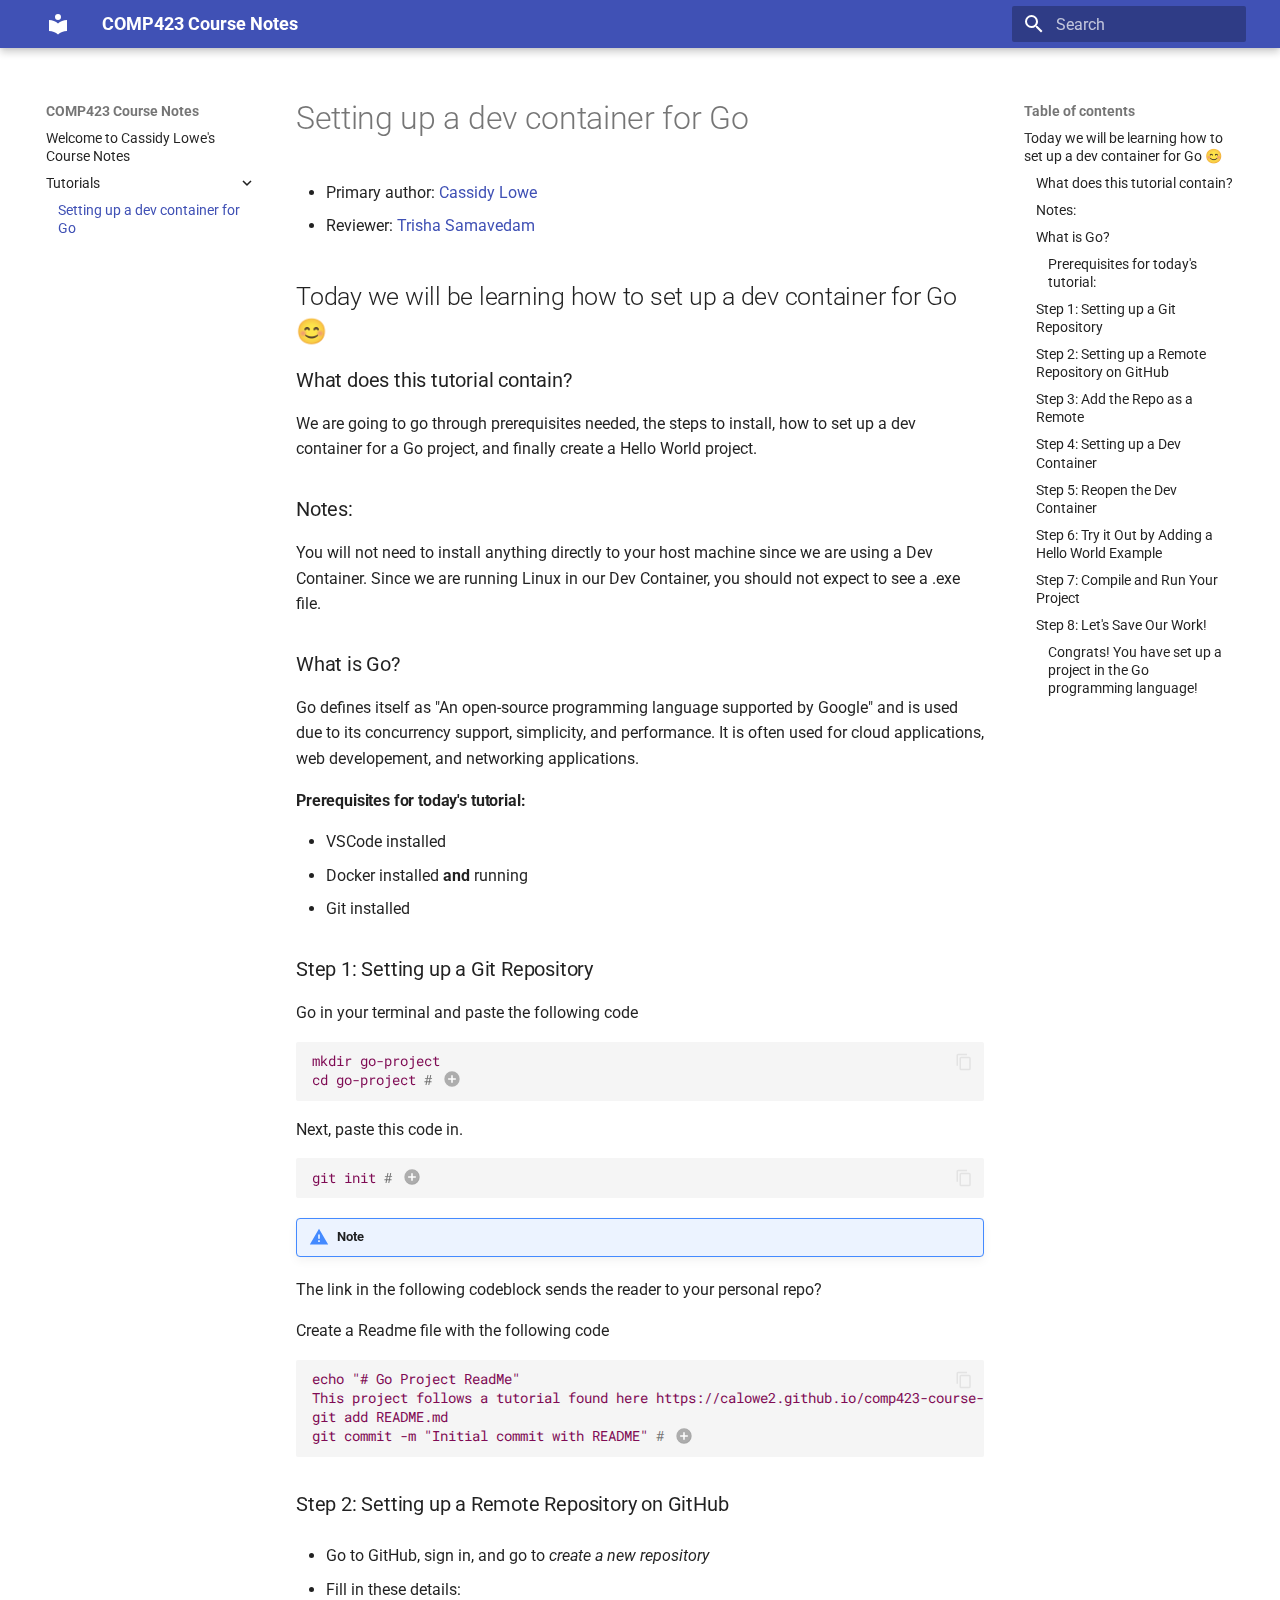
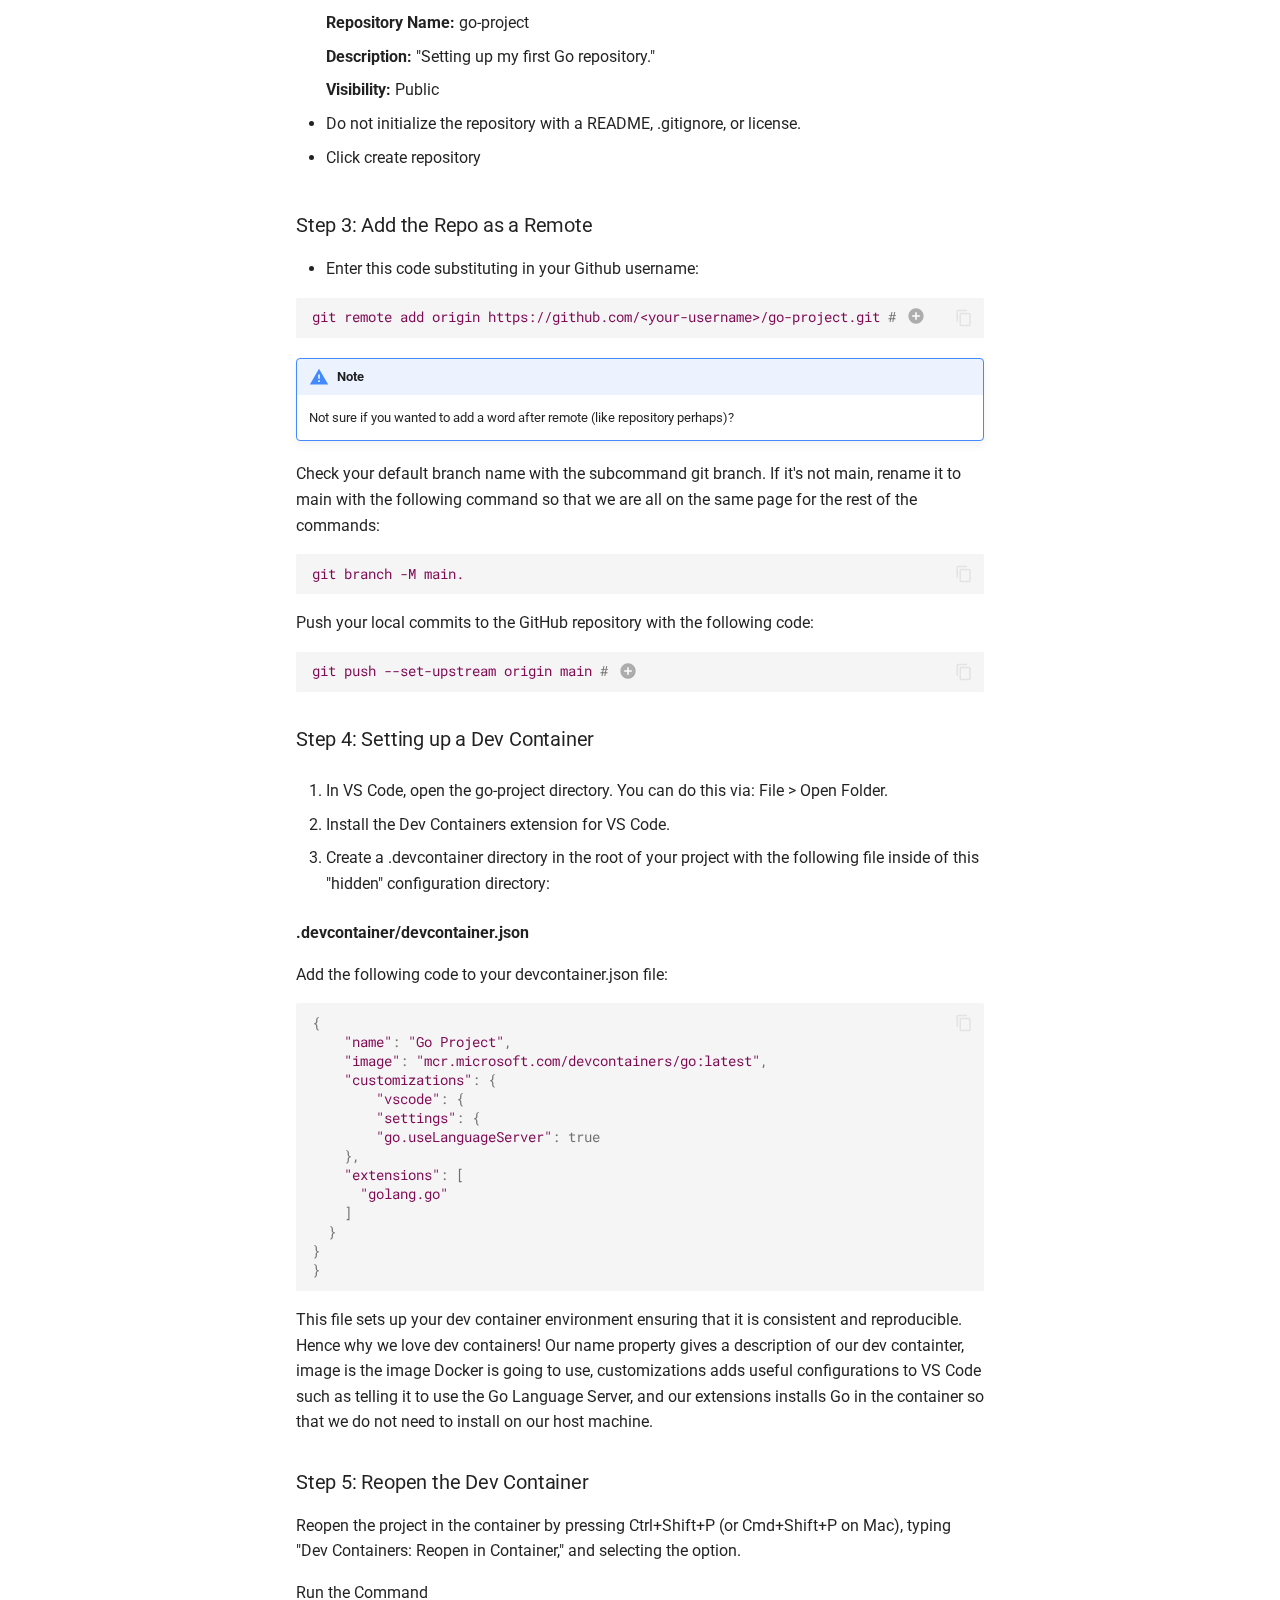
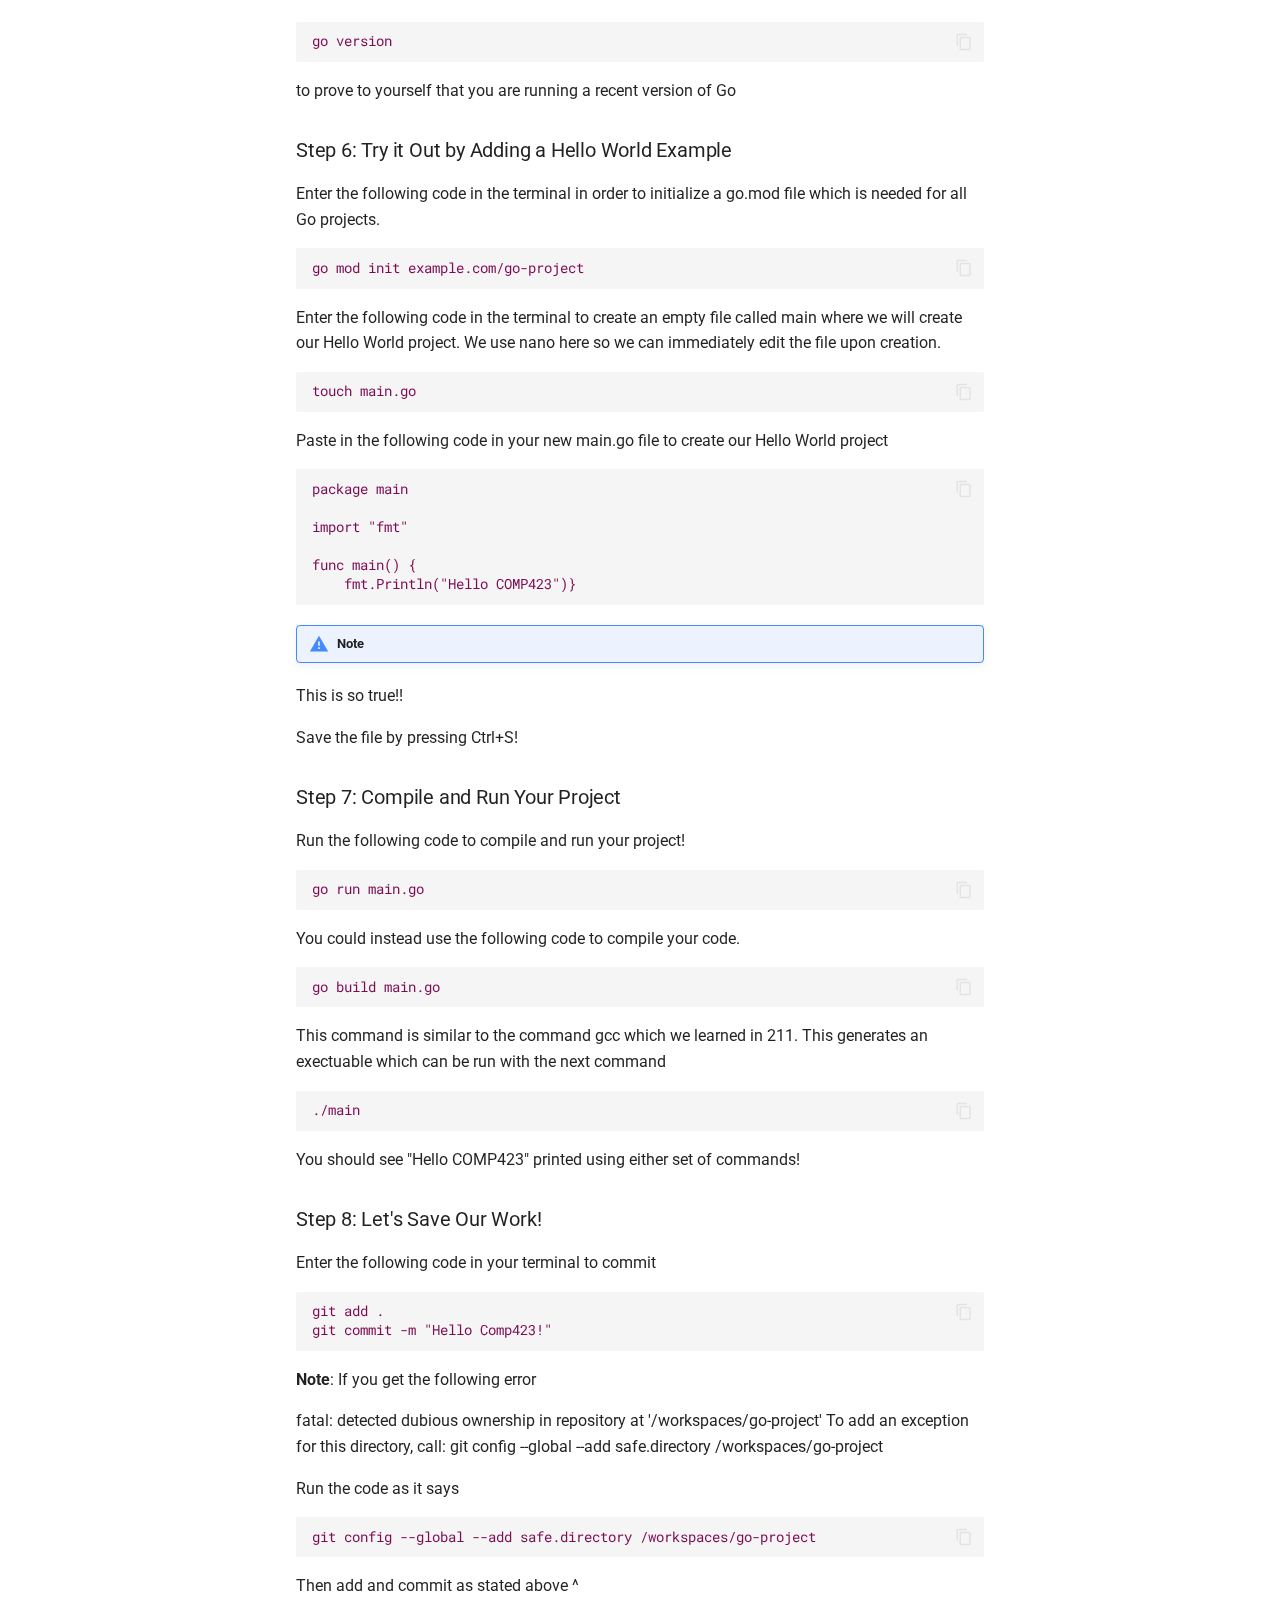
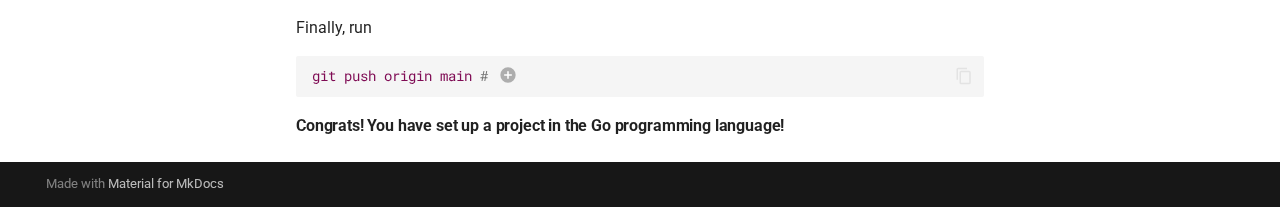
<file: site/tutorials/go-setup/index.html>
<!doctype html>
<html lang="en" class="no-js">
  <head>
    
      <meta charset="utf-8">
      <meta name="viewport" content="width=device-width,initial-scale=1">
      
      
      
      
        <link rel="prev" href="../..">
      
      
      
      <link rel="icon" href="../../assets/images/favicon.png">
      <meta name="generator" content="mkdocs-1.6.1, mkdocs-material-9.5.50">
    
    
      
        <title>Setting up a dev container for Go - COMP423 Course Notes</title>
      
    
    
      <link rel="stylesheet" href="../../assets/stylesheets/main.a40c8224.min.css">
      
      
  
  
    
    
  
  
  <style>:root{--md-admonition-icon--note:url('data:image/svg+xml;charset=utf-8,<svg xmlns="http://www.w3.org/2000/svg" viewBox="0 0 24 24"><path d="M13 14h-2V9h2m0 9h-2v-2h2M1 21h22L12 2z"/></svg>');}</style>



    
    
      
    
    
      
        
        
        <link rel="preconnect" href="https://fonts.gstatic.com" crossorigin>
        <link rel="stylesheet" href="https://fonts.googleapis.com/css?family=Roboto:300,300i,400,400i,700,700i%7CRoboto+Mono:400,400i,700,700i&display=fallback">
        <style>:root{--md-text-font:"Roboto";--md-code-font:"Roboto Mono"}</style>
      
    
    
      <link rel="stylesheet" href="../../stylesheets.css">
    
    <script>__md_scope=new URL("../..",location),__md_hash=e=>[...e].reduce(((e,_)=>(e<<5)-e+_.charCodeAt(0)),0),__md_get=(e,_=localStorage,t=__md_scope)=>JSON.parse(_.getItem(t.pathname+"."+e)),__md_set=(e,_,t=localStorage,a=__md_scope)=>{try{t.setItem(a.pathname+"."+e,JSON.stringify(_))}catch(e){}}</script>
    
      

    
    
    
  </head>
  
  
    <body dir="ltr">
  
    
    <input class="md-toggle" data-md-toggle="drawer" type="checkbox" id="__drawer" autocomplete="off">
    <input class="md-toggle" data-md-toggle="search" type="checkbox" id="__search" autocomplete="off">
    <label class="md-overlay" for="__drawer"></label>
    <div data-md-component="skip">
      
        
        <a href="#setting-up-a-dev-container-for-go" class="md-skip">
          Skip to content
        </a>
      
    </div>
    <div data-md-component="announce">
      
    </div>
    
    
      

  

<header class="md-header md-header--shadow" data-md-component="header">
  <nav class="md-header__inner md-grid" aria-label="Header">
    <a href="../.." title="COMP423 Course Notes" class="md-header__button md-logo" aria-label="COMP423 Course Notes" data-md-component="logo">
      
  
  <svg xmlns="http://www.w3.org/2000/svg" viewBox="0 0 24 24"><path d="M12 8a3 3 0 0 0 3-3 3 3 0 0 0-3-3 3 3 0 0 0-3 3 3 3 0 0 0 3 3m0 3.54C9.64 9.35 6.5 8 3 8v11c3.5 0 6.64 1.35 9 3.54 2.36-2.19 5.5-3.54 9-3.54V8c-3.5 0-6.64 1.35-9 3.54"/></svg>

    </a>
    <label class="md-header__button md-icon" for="__drawer">
      
      <svg xmlns="http://www.w3.org/2000/svg" viewBox="0 0 24 24"><path d="M3 6h18v2H3zm0 5h18v2H3zm0 5h18v2H3z"/></svg>
    </label>
    <div class="md-header__title" data-md-component="header-title">
      <div class="md-header__ellipsis">
        <div class="md-header__topic">
          <span class="md-ellipsis">
            COMP423 Course Notes
          </span>
        </div>
        <div class="md-header__topic" data-md-component="header-topic">
          <span class="md-ellipsis">
            
              Setting up a dev container for Go
            
          </span>
        </div>
      </div>
    </div>
    
    
      <script>var palette=__md_get("__palette");if(palette&&palette.color){if("(prefers-color-scheme)"===palette.color.media){var media=matchMedia("(prefers-color-scheme: light)"),input=document.querySelector(media.matches?"[data-md-color-media='(prefers-color-scheme: light)']":"[data-md-color-media='(prefers-color-scheme: dark)']");palette.color.media=input.getAttribute("data-md-color-media"),palette.color.scheme=input.getAttribute("data-md-color-scheme"),palette.color.primary=input.getAttribute("data-md-color-primary"),palette.color.accent=input.getAttribute("data-md-color-accent")}for(var[key,value]of Object.entries(palette.color))document.body.setAttribute("data-md-color-"+key,value)}</script>
    
    
    
      <label class="md-header__button md-icon" for="__search">
        
        <svg xmlns="http://www.w3.org/2000/svg" viewBox="0 0 24 24"><path d="M9.5 3A6.5 6.5 0 0 1 16 9.5c0 1.61-.59 3.09-1.56 4.23l.27.27h.79l5 5-1.5 1.5-5-5v-.79l-.27-.27A6.52 6.52 0 0 1 9.5 16 6.5 6.5 0 0 1 3 9.5 6.5 6.5 0 0 1 9.5 3m0 2C7 5 5 7 5 9.5S7 14 9.5 14 14 12 14 9.5 12 5 9.5 5"/></svg>
      </label>
      <div class="md-search" data-md-component="search" role="dialog">
  <label class="md-search__overlay" for="__search"></label>
  <div class="md-search__inner" role="search">
    <form class="md-search__form" name="search">
      <input type="text" class="md-search__input" name="query" aria-label="Search" placeholder="Search" autocapitalize="off" autocorrect="off" autocomplete="off" spellcheck="false" data-md-component="search-query" required>
      <label class="md-search__icon md-icon" for="__search">
        
        <svg xmlns="http://www.w3.org/2000/svg" viewBox="0 0 24 24"><path d="M9.5 3A6.5 6.5 0 0 1 16 9.5c0 1.61-.59 3.09-1.56 4.23l.27.27h.79l5 5-1.5 1.5-5-5v-.79l-.27-.27A6.52 6.52 0 0 1 9.5 16 6.5 6.5 0 0 1 3 9.5 6.5 6.5 0 0 1 9.5 3m0 2C7 5 5 7 5 9.5S7 14 9.5 14 14 12 14 9.5 12 5 9.5 5"/></svg>
        
        <svg xmlns="http://www.w3.org/2000/svg" viewBox="0 0 24 24"><path d="M20 11v2H8l5.5 5.5-1.42 1.42L4.16 12l7.92-7.92L13.5 5.5 8 11z"/></svg>
      </label>
      <nav class="md-search__options" aria-label="Search">
        
        <button type="reset" class="md-search__icon md-icon" title="Clear" aria-label="Clear" tabindex="-1">
          
          <svg xmlns="http://www.w3.org/2000/svg" viewBox="0 0 24 24"><path d="M19 6.41 17.59 5 12 10.59 6.41 5 5 6.41 10.59 12 5 17.59 6.41 19 12 13.41 17.59 19 19 17.59 13.41 12z"/></svg>
        </button>
      </nav>
      
    </form>
    <div class="md-search__output">
      <div class="md-search__scrollwrap" tabindex="0" data-md-scrollfix>
        <div class="md-search-result" data-md-component="search-result">
          <div class="md-search-result__meta">
            Initializing search
          </div>
          <ol class="md-search-result__list" role="presentation"></ol>
        </div>
      </div>
    </div>
  </div>
</div>
    
    
  </nav>
  
</header>
    
    <div class="md-container" data-md-component="container">
      
      
        
          
        
      
      <main class="md-main" data-md-component="main">
        <div class="md-main__inner md-grid">
          
            
              
              <div class="md-sidebar md-sidebar--primary" data-md-component="sidebar" data-md-type="navigation" >
                <div class="md-sidebar__scrollwrap">
                  <div class="md-sidebar__inner">
                    



<nav class="md-nav md-nav--primary" aria-label="Navigation" data-md-level="0">
  <label class="md-nav__title" for="__drawer">
    <a href="../.." title="COMP423 Course Notes" class="md-nav__button md-logo" aria-label="COMP423 Course Notes" data-md-component="logo">
      
  
  <svg xmlns="http://www.w3.org/2000/svg" viewBox="0 0 24 24"><path d="M12 8a3 3 0 0 0 3-3 3 3 0 0 0-3-3 3 3 0 0 0-3 3 3 3 0 0 0 3 3m0 3.54C9.64 9.35 6.5 8 3 8v11c3.5 0 6.64 1.35 9 3.54 2.36-2.19 5.5-3.54 9-3.54V8c-3.5 0-6.64 1.35-9 3.54"/></svg>

    </a>
    COMP423 Course Notes
  </label>
  
  <ul class="md-nav__list" data-md-scrollfix>
    
      
      
  
  
  
  
    <li class="md-nav__item">
      <a href="../.." class="md-nav__link">
        
  
  <span class="md-ellipsis">
    Welcome to Cassidy Lowe's Course Notes
  </span>
  

      </a>
    </li>
  

    
      
      
  
  
    
  
  
  
    
    
    
    
    <li class="md-nav__item md-nav__item--active md-nav__item--nested">
      
        
        
        <input class="md-nav__toggle md-toggle " type="checkbox" id="__nav_2" checked>
        
          
          <label class="md-nav__link" for="__nav_2" id="__nav_2_label" tabindex="0">
            
  
  <span class="md-ellipsis">
    Tutorials
  </span>
  

            <span class="md-nav__icon md-icon"></span>
          </label>
        
        <nav class="md-nav" data-md-level="1" aria-labelledby="__nav_2_label" aria-expanded="true">
          <label class="md-nav__title" for="__nav_2">
            <span class="md-nav__icon md-icon"></span>
            Tutorials
          </label>
          <ul class="md-nav__list" data-md-scrollfix>
            
              
                
  
  
    
  
  
  
    <li class="md-nav__item md-nav__item--active">
      
      <input class="md-nav__toggle md-toggle" type="checkbox" id="__toc">
      
      
        
      
      
        <label class="md-nav__link md-nav__link--active" for="__toc">
          
  
  <span class="md-ellipsis">
    Setting up a dev container for Go
  </span>
  

          <span class="md-nav__icon md-icon"></span>
        </label>
      
      <a href="./" class="md-nav__link md-nav__link--active">
        
  
  <span class="md-ellipsis">
    Setting up a dev container for Go
  </span>
  

      </a>
      
        

<nav class="md-nav md-nav--secondary" aria-label="Table of contents">
  
  
  
    
  
  
    <label class="md-nav__title" for="__toc">
      <span class="md-nav__icon md-icon"></span>
      Table of contents
    </label>
    <ul class="md-nav__list" data-md-component="toc" data-md-scrollfix>
      
        <li class="md-nav__item">
  <a href="#today-we-will-be-learning-how-to-set-up-a-dev-container-for-go" class="md-nav__link">
    <span class="md-ellipsis">
      Today we will be learning how to set up a dev container for Go 😊
    </span>
  </a>
  
    <nav class="md-nav" aria-label="Today we will be learning how to set up a dev container for Go 😊">
      <ul class="md-nav__list">
        
          <li class="md-nav__item">
  <a href="#what-does-this-tutorial-contain" class="md-nav__link">
    <span class="md-ellipsis">
      What does this tutorial contain?
    </span>
  </a>
  
</li>
        
          <li class="md-nav__item">
  <a href="#notes" class="md-nav__link">
    <span class="md-ellipsis">
      Notes:
    </span>
  </a>
  
</li>
        
          <li class="md-nav__item">
  <a href="#what-is-go" class="md-nav__link">
    <span class="md-ellipsis">
      What is Go?
    </span>
  </a>
  
    <nav class="md-nav" aria-label="What is Go?">
      <ul class="md-nav__list">
        
          <li class="md-nav__item">
  <a href="#prerequisites-for-todays-tutorial" class="md-nav__link">
    <span class="md-ellipsis">
      Prerequisites for today's tutorial:
    </span>
  </a>
  
</li>
        
      </ul>
    </nav>
  
</li>
        
          <li class="md-nav__item">
  <a href="#step-1-setting-up-a-git-repository" class="md-nav__link">
    <span class="md-ellipsis">
      Step 1: Setting up a Git Repository
    </span>
  </a>
  
</li>
        
          <li class="md-nav__item">
  <a href="#step-2-setting-up-a-remote-repository-on-github" class="md-nav__link">
    <span class="md-ellipsis">
      Step 2: Setting up a Remote Repository on GitHub
    </span>
  </a>
  
</li>
        
          <li class="md-nav__item">
  <a href="#step-3-add-the-repo-as-a-remote" class="md-nav__link">
    <span class="md-ellipsis">
      Step 3: Add the Repo as a Remote
    </span>
  </a>
  
</li>
        
          <li class="md-nav__item">
  <a href="#step-4-setting-up-a-dev-container" class="md-nav__link">
    <span class="md-ellipsis">
      Step 4: Setting up a Dev Container
    </span>
  </a>
  
</li>
        
          <li class="md-nav__item">
  <a href="#step-5-reopen-the-dev-container" class="md-nav__link">
    <span class="md-ellipsis">
      Step 5: Reopen the Dev Container
    </span>
  </a>
  
</li>
        
          <li class="md-nav__item">
  <a href="#step-6-try-it-out-by-adding-a-hello-world-example" class="md-nav__link">
    <span class="md-ellipsis">
      Step 6: Try it Out by Adding a Hello World Example
    </span>
  </a>
  
</li>
        
          <li class="md-nav__item">
  <a href="#step-7-compile-and-run-your-project" class="md-nav__link">
    <span class="md-ellipsis">
      Step 7: Compile and Run Your Project
    </span>
  </a>
  
</li>
        
          <li class="md-nav__item">
  <a href="#step-8-lets-save-our-work" class="md-nav__link">
    <span class="md-ellipsis">
      Step 8: Let's Save Our Work!
    </span>
  </a>
  
    <nav class="md-nav" aria-label="Step 8: Let's Save Our Work!">
      <ul class="md-nav__list">
        
          <li class="md-nav__item">
  <a href="#congrats-you-have-set-up-a-project-in-the-go-programming-language" class="md-nav__link">
    <span class="md-ellipsis">
      Congrats! You have set up a project in the Go programming language!
    </span>
  </a>
  
</li>
        
      </ul>
    </nav>
  
</li>
        
      </ul>
    </nav>
  
</li>
      
    </ul>
  
</nav>
      
    </li>
  

              
            
          </ul>
        </nav>
      
    </li>
  

    
  </ul>
</nav>
                  </div>
                </div>
              </div>
            
            
              
              <div class="md-sidebar md-sidebar--secondary" data-md-component="sidebar" data-md-type="toc" >
                <div class="md-sidebar__scrollwrap">
                  <div class="md-sidebar__inner">
                    

<nav class="md-nav md-nav--secondary" aria-label="Table of contents">
  
  
  
    
  
  
    <label class="md-nav__title" for="__toc">
      <span class="md-nav__icon md-icon"></span>
      Table of contents
    </label>
    <ul class="md-nav__list" data-md-component="toc" data-md-scrollfix>
      
        <li class="md-nav__item">
  <a href="#today-we-will-be-learning-how-to-set-up-a-dev-container-for-go" class="md-nav__link">
    <span class="md-ellipsis">
      Today we will be learning how to set up a dev container for Go 😊
    </span>
  </a>
  
    <nav class="md-nav" aria-label="Today we will be learning how to set up a dev container for Go 😊">
      <ul class="md-nav__list">
        
          <li class="md-nav__item">
  <a href="#what-does-this-tutorial-contain" class="md-nav__link">
    <span class="md-ellipsis">
      What does this tutorial contain?
    </span>
  </a>
  
</li>
        
          <li class="md-nav__item">
  <a href="#notes" class="md-nav__link">
    <span class="md-ellipsis">
      Notes:
    </span>
  </a>
  
</li>
        
          <li class="md-nav__item">
  <a href="#what-is-go" class="md-nav__link">
    <span class="md-ellipsis">
      What is Go?
    </span>
  </a>
  
    <nav class="md-nav" aria-label="What is Go?">
      <ul class="md-nav__list">
        
          <li class="md-nav__item">
  <a href="#prerequisites-for-todays-tutorial" class="md-nav__link">
    <span class="md-ellipsis">
      Prerequisites for today's tutorial:
    </span>
  </a>
  
</li>
        
      </ul>
    </nav>
  
</li>
        
          <li class="md-nav__item">
  <a href="#step-1-setting-up-a-git-repository" class="md-nav__link">
    <span class="md-ellipsis">
      Step 1: Setting up a Git Repository
    </span>
  </a>
  
</li>
        
          <li class="md-nav__item">
  <a href="#step-2-setting-up-a-remote-repository-on-github" class="md-nav__link">
    <span class="md-ellipsis">
      Step 2: Setting up a Remote Repository on GitHub
    </span>
  </a>
  
</li>
        
          <li class="md-nav__item">
  <a href="#step-3-add-the-repo-as-a-remote" class="md-nav__link">
    <span class="md-ellipsis">
      Step 3: Add the Repo as a Remote
    </span>
  </a>
  
</li>
        
          <li class="md-nav__item">
  <a href="#step-4-setting-up-a-dev-container" class="md-nav__link">
    <span class="md-ellipsis">
      Step 4: Setting up a Dev Container
    </span>
  </a>
  
</li>
        
          <li class="md-nav__item">
  <a href="#step-5-reopen-the-dev-container" class="md-nav__link">
    <span class="md-ellipsis">
      Step 5: Reopen the Dev Container
    </span>
  </a>
  
</li>
        
          <li class="md-nav__item">
  <a href="#step-6-try-it-out-by-adding-a-hello-world-example" class="md-nav__link">
    <span class="md-ellipsis">
      Step 6: Try it Out by Adding a Hello World Example
    </span>
  </a>
  
</li>
        
          <li class="md-nav__item">
  <a href="#step-7-compile-and-run-your-project" class="md-nav__link">
    <span class="md-ellipsis">
      Step 7: Compile and Run Your Project
    </span>
  </a>
  
</li>
        
          <li class="md-nav__item">
  <a href="#step-8-lets-save-our-work" class="md-nav__link">
    <span class="md-ellipsis">
      Step 8: Let's Save Our Work!
    </span>
  </a>
  
    <nav class="md-nav" aria-label="Step 8: Let's Save Our Work!">
      <ul class="md-nav__list">
        
          <li class="md-nav__item">
  <a href="#congrats-you-have-set-up-a-project-in-the-go-programming-language" class="md-nav__link">
    <span class="md-ellipsis">
      Congrats! You have set up a project in the Go programming language!
    </span>
  </a>
  
</li>
        
      </ul>
    </nav>
  
</li>
        
      </ul>
    </nav>
  
</li>
      
    </ul>
  
</nav>
                  </div>
                </div>
              </div>
            
          
          
            <div class="md-content" data-md-component="content">
              <article class="md-content__inner md-typeset">
                
                  


<h1 id="setting-up-a-dev-container-for-go">Setting up a dev container for Go</h1>
<ul>
<li>Primary author: <a href="https://github.com/calowe2">Cassidy Lowe</a></li>
<li>Reviewer: <a href="https://github.com/trisv1">Trisha Samavedam</a></li>
</ul>
<h2 id="today-we-will-be-learning-how-to-set-up-a-dev-container-for-go">Today we will be learning how to set up a dev container for Go 😊</h2>
<h3 id="what-does-this-tutorial-contain">What does this tutorial contain?</h3>
<p>We are going to go through prerequisites needed, the steps to install, how to set up a dev container for a Go project, and finally create a Hello World project. </p>
<h3 id="notes">Notes:</h3>
<p>You will not need to install anything directly to your host machine since we are using a Dev Container. Since we are running Linux in our Dev Container, you should not expect to see a .exe file.</p>
<h3 id="what-is-go">What is Go?</h3>
<p>Go defines itself as "An open-source programming language supported by Google" and is used due to its concurrency support, simplicity, and performance. It is often used for cloud applications, web developement, and networking applications.  </p>
<h4 id="prerequisites-for-todays-tutorial">Prerequisites for today's tutorial:</h4>
<ul>
<li>VSCode installed</li>
<li>Docker installed <strong>and</strong> running</li>
<li>Git installed  </li>
</ul>
<h3 id="step-1-setting-up-a-git-repository">Step 1: Setting up a Git Repository</h3>
<p>Go in your terminal and paste the following code </p>
<div class="language-yaml highlight"><pre><span></span><code><span id="__span-0-1"><a id="__codelineno-0-1" name="__codelineno-0-1" href="#__codelineno-0-1"></a><span class="l l-Scalar l-Scalar-Plain">mkdir go-project</span>
</span><span id="__span-0-2"><a id="__codelineno-0-2" name="__codelineno-0-2" href="#__codelineno-0-2"></a><span class="l l-Scalar l-Scalar-Plain">cd go-project</span><span class="w"> </span><span class="c1"># (1)</span>
</span></code></pre></div>
<ol>
<li>This creates a new directory for us to work in! </li>
</ol>
<p>Next, paste this code in. </p>
<div class="language-yaml highlight"><pre><span></span><code><span id="__span-1-1"><a id="__codelineno-1-1" name="__codelineno-1-1" href="#__codelineno-1-1"></a><span class="l l-Scalar l-Scalar-Plain">git init</span><span class="w"> </span><span class="c1"># (1)</span>
</span></code></pre></div>
<ol>
<li>This initializes Git in this directory</li>
</ol>
<div class="admonition note">
<p class="admonition-title">Note</p>
</div>
<p>The link in the following codeblock sends the reader to your personal repo?</p>
<p>Create a Readme file with the following code </p>
<div class="language-yaml highlight"><pre><span></span><code><span id="__span-2-1"><a id="__codelineno-2-1" name="__codelineno-2-1" href="#__codelineno-2-1"></a><span class="l l-Scalar l-Scalar-Plain">echo &quot;# Go Project ReadMe&quot;</span><span class="w"> </span>
</span><span id="__span-2-2"><a id="__codelineno-2-2" name="__codelineno-2-2" href="#__codelineno-2-2"></a><span class="l l-Scalar l-Scalar-Plain">This project follows a tutorial found here https://calowe2.github.io/comp423-course-notes/tutorials/go-setup/ &gt; README.md</span>
</span><span id="__span-2-3"><a id="__codelineno-2-3" name="__codelineno-2-3" href="#__codelineno-2-3"></a><span class="l l-Scalar l-Scalar-Plain">git add README.md</span>
</span><span id="__span-2-4"><a id="__codelineno-2-4" name="__codelineno-2-4" href="#__codelineno-2-4"></a><span class="l l-Scalar l-Scalar-Plain">git commit -m &quot;Initial commit with README&quot;</span><span class="w"> </span><span class="c1"># (1)</span>
</span></code></pre></div>
<ol>
<li>Now our project has a readme file!! The echo command here in combination with &gt; adds the text to our README file.</li>
</ol>
<h3 id="step-2-setting-up-a-remote-repository-on-github">Step 2: Setting up a Remote Repository on GitHub</h3>
<ul>
<li>
<p>Go to GitHub, sign in, and go to <em>create a new repository</em> </p>
</li>
<li>
<p>Fill in these details:</p>
<p><strong>Repository Name:</strong> go-project</p>
<p><strong>Description:</strong> "Setting up my first Go repository."</p>
<p><strong>Visibility:</strong> Public</p>
</li>
<li>
<p>Do not initialize the repository with a README, .gitignore, or license. </p>
</li>
<li>
<p>Click create repository  </p>
</li>
</ul>
<h3 id="step-3-add-the-repo-as-a-remote">Step 3: Add the Repo as a Remote</h3>
<ul>
<li>Enter this code substituting in your Github username: </li>
</ul>
<div class="language-yaml highlight"><pre><span></span><code><span id="__span-3-1"><a id="__codelineno-3-1" name="__codelineno-3-1" href="#__codelineno-3-1"></a><span class="l l-Scalar l-Scalar-Plain">git remote add origin https://github.com/&lt;your-username&gt;/go-project.git</span><span class="w"> </span><span class="c1"># (1)</span>
</span></code></pre></div>
<ol>
<li>Now we have added our Github repo as a remote</li>
</ol>
<div class="admonition note">
<p class="admonition-title">Note</p>
<p>Not sure if you wanted to add a word after remote (like repository perhaps)?</p>
</div>
<p>Check your default branch name with the subcommand git branch. If it's not main, rename it to main with the following command so that we are all on the same page for the rest of the commands: </p>
<div class="language-yaml highlight"><pre><span></span><code><span id="__span-4-1"><a id="__codelineno-4-1" name="__codelineno-4-1" href="#__codelineno-4-1"></a><span class="l l-Scalar l-Scalar-Plain">git branch -M main.</span>
</span></code></pre></div>
<p>Push your local commits to the GitHub repository with the following code:</p>
<div class="language-yaml highlight"><pre><span></span><code><span id="__span-5-1"><a id="__codelineno-5-1" name="__codelineno-5-1" href="#__codelineno-5-1"></a><span class="l l-Scalar l-Scalar-Plain">git push --set-upstream origin main</span><span class="w"> </span><span class="c1"># (1)</span>
</span></code></pre></div>
<ol>
<li>Now we have pushed out local commits to our GitHub repo  </li>
</ol>
<h3 id="step-4-setting-up-a-dev-container">Step 4: Setting up a Dev Container</h3>
<ol>
<li>
<p>In VS Code, open the go-project directory. You can do this via: File &gt; Open Folder.</p>
</li>
<li>
<p>Install the Dev Containers extension for VS Code.</p>
</li>
<li>
<p>Create a .devcontainer directory in the root of your project with the following file inside of this "hidden" configuration directory:</p>
</li>
</ol>
<p><strong>.devcontainer/devcontainer.json</strong></p>
<p>Add the following code to your devcontainer.json file:</p>
<div class="language-yaml highlight"><pre><span></span><code><span id="__span-6-1"><a id="__codelineno-6-1" name="__codelineno-6-1" href="#__codelineno-6-1"></a><span class="p p-Indicator">{</span>
</span><span id="__span-6-2"><a id="__codelineno-6-2" name="__codelineno-6-2" href="#__codelineno-6-2"></a><span class="w">    </span><span class="s">&quot;name&quot;</span><span class="p p-Indicator">:</span><span class="w"> </span><span class="s">&quot;Go</span><span class="nv"> </span><span class="s">Project&quot;</span><span class="p p-Indicator">,</span>
</span><span id="__span-6-3"><a id="__codelineno-6-3" name="__codelineno-6-3" href="#__codelineno-6-3"></a><span class="w">    </span><span class="s">&quot;image&quot;</span><span class="p p-Indicator">:</span><span class="w"> </span><span class="s">&quot;mcr.microsoft.com/devcontainers/go:latest&quot;</span><span class="p p-Indicator">,</span>
</span><span id="__span-6-4"><a id="__codelineno-6-4" name="__codelineno-6-4" href="#__codelineno-6-4"></a><span class="w">    </span><span class="s">&quot;customizations&quot;</span><span class="p p-Indicator">:</span><span class="w"> </span><span class="p p-Indicator">{</span>
</span><span id="__span-6-5"><a id="__codelineno-6-5" name="__codelineno-6-5" href="#__codelineno-6-5"></a><span class="w">        </span><span class="s">&quot;vscode&quot;</span><span class="p p-Indicator">:</span><span class="w"> </span><span class="p p-Indicator">{</span>
</span><span id="__span-6-6"><a id="__codelineno-6-6" name="__codelineno-6-6" href="#__codelineno-6-6"></a><span class="w">        </span><span class="s">&quot;settings&quot;</span><span class="p p-Indicator">:</span><span class="w"> </span><span class="p p-Indicator">{</span>
</span><span id="__span-6-7"><a id="__codelineno-6-7" name="__codelineno-6-7" href="#__codelineno-6-7"></a><span class="w">        </span><span class="s">&quot;go.useLanguageServer&quot;</span><span class="p p-Indicator">:</span><span class="w"> </span><span class="nv">true</span>
</span><span id="__span-6-8"><a id="__codelineno-6-8" name="__codelineno-6-8" href="#__codelineno-6-8"></a><span class="w">    </span><span class="p p-Indicator">},</span>
</span><span id="__span-6-9"><a id="__codelineno-6-9" name="__codelineno-6-9" href="#__codelineno-6-9"></a><span class="w">    </span><span class="s">&quot;extensions&quot;</span><span class="p p-Indicator">:</span><span class="w"> </span><span class="p p-Indicator">[</span>
</span><span id="__span-6-10"><a id="__codelineno-6-10" name="__codelineno-6-10" href="#__codelineno-6-10"></a><span class="w">      </span><span class="s">&quot;golang.go&quot;</span>
</span><span id="__span-6-11"><a id="__codelineno-6-11" name="__codelineno-6-11" href="#__codelineno-6-11"></a><span class="w">    </span><span class="p p-Indicator">]</span>
</span><span id="__span-6-12"><a id="__codelineno-6-12" name="__codelineno-6-12" href="#__codelineno-6-12"></a><span class="w">  </span><span class="p p-Indicator">}</span>
</span><span id="__span-6-13"><a id="__codelineno-6-13" name="__codelineno-6-13" href="#__codelineno-6-13"></a><span class="p p-Indicator">}</span>
</span><span id="__span-6-14"><a id="__codelineno-6-14" name="__codelineno-6-14" href="#__codelineno-6-14"></a><span class="p p-Indicator">}</span>
</span></code></pre></div>
<p>This file sets up your dev container environment ensuring that it is consistent and reproducible. Hence why we love dev containers! Our name property gives a description of our dev containter, image is the image Docker is going to use, customizations adds useful configurations to VS Code such as telling it to use the Go Language Server, and our extensions installs Go in the container so that we do not need to install on our host machine.  </p>
<h3 id="step-5-reopen-the-dev-container">Step 5: Reopen the Dev Container</h3>
<p>Reopen the project in the container by pressing Ctrl+Shift+P (or Cmd+Shift+P on Mac), typing "Dev Containers: Reopen in Container," and selecting the option.  </p>
<p>Run the Command </p>
<div class="language-yaml highlight"><pre><span></span><code><span id="__span-7-1"><a id="__codelineno-7-1" name="__codelineno-7-1" href="#__codelineno-7-1"></a><span class="l l-Scalar l-Scalar-Plain">go version</span>
</span></code></pre></div>
<p>to prove to yourself that you are running a recent version of Go</p>
<h3 id="step-6-try-it-out-by-adding-a-hello-world-example">Step 6: Try it Out by Adding a Hello World Example</h3>
<p>Enter the following code in the terminal in order to initialize a go.mod file which is needed for all Go projects. </p>
<div class="language-yaml highlight"><pre><span></span><code><span id="__span-8-1"><a id="__codelineno-8-1" name="__codelineno-8-1" href="#__codelineno-8-1"></a><span class="l l-Scalar l-Scalar-Plain">go mod init example.com/go-project</span>
</span></code></pre></div>
<p>Enter the following code in the terminal to create an empty file called main where we will create our Hello World project. We use nano here so we can immediately edit the file upon creation.</p>
<div class="language-yaml highlight"><pre><span></span><code><span id="__span-9-1"><a id="__codelineno-9-1" name="__codelineno-9-1" href="#__codelineno-9-1"></a><span class="l l-Scalar l-Scalar-Plain">touch main.go</span>
</span></code></pre></div>
<p>Paste in the following code in your new main.go file to create our Hello World project </p>
<div class="language-yaml highlight"><pre><span></span><code><span id="__span-10-1"><a id="__codelineno-10-1" name="__codelineno-10-1" href="#__codelineno-10-1"></a><span class="l l-Scalar l-Scalar-Plain">package main</span>
</span><span id="__span-10-2"><a id="__codelineno-10-2" name="__codelineno-10-2" href="#__codelineno-10-2"></a>
</span><span id="__span-10-3"><a id="__codelineno-10-3" name="__codelineno-10-3" href="#__codelineno-10-3"></a><span class="l l-Scalar l-Scalar-Plain">import &quot;fmt&quot;</span>
</span><span id="__span-10-4"><a id="__codelineno-10-4" name="__codelineno-10-4" href="#__codelineno-10-4"></a>
</span><span id="__span-10-5"><a id="__codelineno-10-5" name="__codelineno-10-5" href="#__codelineno-10-5"></a><span class="l l-Scalar l-Scalar-Plain">func main() {</span>
</span><span id="__span-10-6"><a id="__codelineno-10-6" name="__codelineno-10-6" href="#__codelineno-10-6"></a><span class="w">    </span><span class="l l-Scalar l-Scalar-Plain">fmt.Println(&quot;Hello COMP423&quot;)}</span>
</span></code></pre></div>
<div class="admonition note">
<p class="admonition-title">Note</p>
</div>
<p>This is so true!!</p>
<p>Save the file by pressing Ctrl+S!  </p>
<h3 id="step-7-compile-and-run-your-project">Step 7: Compile and Run Your Project</h3>
<p>Run the following code to compile and run your project!</p>
<div class="language-yaml highlight"><pre><span></span><code><span id="__span-11-1"><a id="__codelineno-11-1" name="__codelineno-11-1" href="#__codelineno-11-1"></a><span class="l l-Scalar l-Scalar-Plain">go run main.go</span>
</span></code></pre></div>
<p>You could instead use the following code to compile your code.</p>
<div class="language-yaml highlight"><pre><span></span><code><span id="__span-12-1"><a id="__codelineno-12-1" name="__codelineno-12-1" href="#__codelineno-12-1"></a><span class="l l-Scalar l-Scalar-Plain">go build main.go</span>
</span></code></pre></div>
<p>This command is similar to the command gcc which we learned in 211. This generates an exectuable which can be run with the next command</p>
<div class="language-yaml highlight"><pre><span></span><code><span id="__span-13-1"><a id="__codelineno-13-1" name="__codelineno-13-1" href="#__codelineno-13-1"></a><span class="l l-Scalar l-Scalar-Plain">./main</span>
</span></code></pre></div>
<p>You should see "Hello COMP423" printed using either set of commands!  </p>
<h3 id="step-8-lets-save-our-work">Step 8: Let's Save Our Work!</h3>
<p>Enter the following code in your terminal to commit</p>
<div class="language-yaml highlight"><pre><span></span><code><span id="__span-14-1"><a id="__codelineno-14-1" name="__codelineno-14-1" href="#__codelineno-14-1"></a><span class="l l-Scalar l-Scalar-Plain">git add .</span>
</span><span id="__span-14-2"><a id="__codelineno-14-2" name="__codelineno-14-2" href="#__codelineno-14-2"></a><span class="l l-Scalar l-Scalar-Plain">git commit -m &quot;Hello Comp423!&quot;</span>
</span></code></pre></div>
<p><strong>Note</strong>: If you get the following error</p>
<p>fatal: detected dubious ownership in repository at '/workspaces/go-project'
To add an exception for this directory, call: git config --global --add safe.directory /workspaces/go-project</p>
<p>Run the code as it says </p>
<div class="language-yaml highlight"><pre><span></span><code><span id="__span-15-1"><a id="__codelineno-15-1" name="__codelineno-15-1" href="#__codelineno-15-1"></a><span class="l l-Scalar l-Scalar-Plain">git config --global --add safe.directory /workspaces/go-project</span>
</span></code></pre></div>
<p>Then add and commit as stated above ^</p>
<p>Finally, run</p>
<div class="language-yaml highlight"><pre><span></span><code><span id="__span-16-1"><a id="__codelineno-16-1" name="__codelineno-16-1" href="#__codelineno-16-1"></a><span class="l l-Scalar l-Scalar-Plain">git push origin main</span><span class="w"> </span><span class="c1"># (1)</span>
</span></code></pre></div>
<ol>
<li>Now our Github has all of our work!</li>
</ol>
<h4 id="congrats-you-have-set-up-a-project-in-the-go-programming-language">Congrats! You have set up a project in the Go programming language!</h4>












                
              </article>
            </div>
          
          
<script>var target=document.getElementById(location.hash.slice(1));target&&target.name&&(target.checked=target.name.startsWith("__tabbed_"))</script>
        </div>
        
      </main>
      
        <footer class="md-footer">
  
  <div class="md-footer-meta md-typeset">
    <div class="md-footer-meta__inner md-grid">
      <div class="md-copyright">
  
  
    Made with
    <a href="https://squidfunk.github.io/mkdocs-material/" target="_blank" rel="noopener">
      Material for MkDocs
    </a>
  
</div>
      
    </div>
  </div>
</footer>
      
    </div>
    <div class="md-dialog" data-md-component="dialog">
      <div class="md-dialog__inner md-typeset"></div>
    </div>
    
    
    <script id="__config" type="application/json">{"base": "../..", "features": ["content.code.copy", "content.code.annotate", "content.code.select"], "search": "../../assets/javascripts/workers/search.f8cc74c7.min.js", "translations": {"clipboard.copied": "Copied to clipboard", "clipboard.copy": "Copy to clipboard", "search.result.more.one": "1 more on this page", "search.result.more.other": "# more on this page", "search.result.none": "No matching documents", "search.result.one": "1 matching document", "search.result.other": "# matching documents", "search.result.placeholder": "Type to start searching", "search.result.term.missing": "Missing", "select.version": "Select version"}}</script>
    
    
      <script src="../../assets/javascripts/bundle.60a45f97.min.js"></script>
      
    
  </body>
</html>
</file>
<file: stylesheets.css>
:root > * {
    --md-code-hl-string-color: #7f0b54;
  }

  /* Yes I made all the code blocks pink lol I wanted to <3 */
</file>
<file: site/stylesheets.css>
:root > * {
    --md-code-hl-string-color: #7f0b54;
  }

  /* Yes I made all the code blocks pink lol I wanted to <3 */
</file>
<file: assets/stylesheets/main.a40c8224.min.css>
@charset "UTF-8";html{-webkit-text-size-adjust:none;-moz-text-size-adjust:none;text-size-adjust:none;box-sizing:border-box}*,:after,:before{box-sizing:inherit}@media (prefers-reduced-motion){*,:after,:before{transition:none!important}}body{margin:0}a,button,input,label{-webkit-tap-highlight-color:transparent}a{color:inherit;text-decoration:none}hr{border:0;box-sizing:initial;display:block;height:.05rem;overflow:visible;padding:0}small{font-size:80%}sub,sup{line-height:1em}img{border-style:none}table{border-collapse:initial;border-spacing:0}td,th{font-weight:400;vertical-align:top}button{background:#0000;border:0;font-family:inherit;font-size:inherit;margin:0;padding:0}input{border:0;outline:none}:root{--md-primary-fg-color:#4051b5;--md-primary-fg-color--light:#5d6cc0;--md-primary-fg-color--dark:#303fa1;--md-primary-bg-color:#fff;--md-primary-bg-color--light:#ffffffb3;--md-accent-fg-color:#526cfe;--md-accent-fg-color--transparent:#526cfe1a;--md-accent-bg-color:#fff;--md-accent-bg-color--light:#ffffffb3}[data-md-color-scheme=default]{color-scheme:light}[data-md-color-scheme=default] img[src$="#gh-dark-mode-only"],[data-md-color-scheme=default] img[src$="#only-dark"]{display:none}:root,[data-md-color-scheme=default]{--md-hue:225deg;--md-default-fg-color:#000000de;--md-default-fg-color--light:#0000008a;--md-default-fg-color--lighter:#00000052;--md-default-fg-color--lightest:#00000012;--md-default-bg-color:#fff;--md-default-bg-color--light:#ffffffb3;--md-default-bg-color--lighter:#ffffff4d;--md-default-bg-color--lightest:#ffffff1f;--md-code-fg-color:#36464e;--md-code-bg-color:#f5f5f5;--md-code-hl-color:#4287ff;--md-code-hl-color--light:#4287ff1a;--md-code-hl-number-color:#d52a2a;--md-code-hl-special-color:#db1457;--md-code-hl-function-color:#a846b9;--md-code-hl-constant-color:#6e59d9;--md-code-hl-keyword-color:#3f6ec6;--md-code-hl-string-color:#1c7d4d;--md-code-hl-name-color:var(--md-code-fg-color);--md-code-hl-operator-color:var(--md-default-fg-color--light);--md-code-hl-punctuation-color:var(--md-default-fg-color--light);--md-code-hl-comment-color:var(--md-default-fg-color--light);--md-code-hl-generic-color:var(--md-default-fg-color--light);--md-code-hl-variable-color:var(--md-default-fg-color--light);--md-typeset-color:var(--md-default-fg-color);--md-typeset-a-color:var(--md-primary-fg-color);--md-typeset-del-color:#f5503d26;--md-typeset-ins-color:#0bd57026;--md-typeset-kbd-color:#fafafa;--md-typeset-kbd-accent-color:#fff;--md-typeset-kbd-border-color:#b8b8b8;--md-typeset-mark-color:#ffff0080;--md-typeset-table-color:#0000001f;--md-typeset-table-color--light:rgba(0,0,0,.035);--md-admonition-fg-color:var(--md-default-fg-color);--md-admonition-bg-color:var(--md-default-bg-color);--md-warning-fg-color:#000000de;--md-warning-bg-color:#ff9;--md-footer-fg-color:#fff;--md-footer-fg-color--light:#ffffffb3;--md-footer-fg-color--lighter:#ffffff73;--md-footer-bg-color:#000000de;--md-footer-bg-color--dark:#00000052;--md-shadow-z1:0 0.2rem 0.5rem #0000000d,0 0 0.05rem #0000001a;--md-shadow-z2:0 0.2rem 0.5rem #0000001a,0 0 0.05rem #00000040;--md-shadow-z3:0 0.2rem 0.5rem #0003,0 0 0.05rem #00000059}.md-icon svg{fill:currentcolor;display:block;height:1.2rem;width:1.2rem}body{-webkit-font-smoothing:antialiased;-moz-osx-font-smoothing:grayscale;--md-text-font-family:var(--md-text-font,_),-apple-system,BlinkMacSystemFont,Helvetica,Arial,sans-serif;--md-code-font-family:var(--md-code-font,_),SFMono-Regular,Consolas,Menlo,monospace}aside,body,input{font-feature-settings:"kern","liga";color:var(--md-typeset-color);font-family:var(--md-text-font-family)}code,kbd,pre{font-feature-settings:"kern";font-family:var(--md-code-font-family)}:root{--md-typeset-table-sort-icon:url('data:image/svg+xml;charset=utf-8,<svg xmlns="http://www.w3.org/2000/svg" viewBox="0 0 24 24"><path d="m18 21-4-4h3V7h-3l4-4 4 4h-3v10h3M2 19v-2h10v2M2 13v-2h7v2M2 7V5h4v2z"/></svg>');--md-typeset-table-sort-icon--asc:url('data:image/svg+xml;charset=utf-8,<svg xmlns="http://www.w3.org/2000/svg" viewBox="0 0 24 24"><path d="M19 17h3l-4 4-4-4h3V3h2M2 17h10v2H2M6 5v2H2V5m0 6h7v2H2z"/></svg>');--md-typeset-table-sort-icon--desc:url('data:image/svg+xml;charset=utf-8,<svg xmlns="http://www.w3.org/2000/svg" viewBox="0 0 24 24"><path d="M19 7h3l-4-4-4 4h3v14h2M2 17h10v2H2M6 5v2H2V5m0 6h7v2H2z"/></svg>')}.md-typeset{-webkit-print-color-adjust:exact;color-adjust:exact;font-size:.8rem;line-height:1.6}@media print{.md-typeset{font-size:.68rem}}.md-typeset blockquote,.md-typeset dl,.md-typeset figure,.md-typeset ol,.md-typeset pre,.md-typeset ul{margin-bottom:1em;margin-top:1em}.md-typeset h1{color:var(--md-default-fg-color--light);font-size:2em;line-height:1.3;margin:0 0 1.25em}.md-typeset h1,.md-typeset h2{font-weight:300;letter-spacing:-.01em}.md-typeset h2{font-size:1.5625em;line-height:1.4;margin:1.6em 0 .64em}.md-typeset h3{font-size:1.25em;font-weight:400;letter-spacing:-.01em;line-height:1.5;margin:1.6em 0 .8em}.md-typeset h2+h3{margin-top:.8em}.md-typeset h4{font-weight:700;letter-spacing:-.01em;margin:1em 0}.md-typeset h5,.md-typeset h6{color:var(--md-default-fg-color--light);font-size:.8em;font-weight:700;letter-spacing:-.01em;margin:1.25em 0}.md-typeset h5{text-transform:uppercase}.md-typeset h5 code{text-transform:none}.md-typeset hr{border-bottom:.05rem solid var(--md-default-fg-color--lightest);display:flow-root;margin:1.5em 0}.md-typeset a{color:var(--md-typeset-a-color);word-break:break-word}.md-typeset a,.md-typeset a:before{transition:color 125ms}.md-typeset a:focus,.md-typeset a:hover{color:var(--md-accent-fg-color)}.md-typeset a:focus code,.md-typeset a:hover code{background-color:var(--md-accent-fg-color--transparent)}.md-typeset a code{color:currentcolor;transition:background-color 125ms}.md-typeset a.focus-visible{outline-color:var(--md-accent-fg-color);outline-offset:.2rem}.md-typeset code,.md-typeset kbd,.md-typeset pre{color:var(--md-code-fg-color);direction:ltr;font-variant-ligatures:none}@media print{.md-typeset code,.md-typeset kbd,.md-typeset pre{white-space:pre-wrap}}.md-typeset code{background-color:var(--md-code-bg-color);border-radius:.1rem;-webkit-box-decoration-break:clone;box-decoration-break:clone;font-size:.85em;padding:0 .2941176471em;word-break:break-word}.md-typeset code:not(.focus-visible){-webkit-tap-highlight-color:transparent;outline:none}.md-typeset pre{display:flow-root;line-height:1.4;position:relative}.md-typeset pre>code{-webkit-box-decoration-break:slice;box-decoration-break:slice;box-shadow:none;display:block;margin:0;outline-color:var(--md-accent-fg-color);overflow:auto;padding:.7720588235em 1.1764705882em;scrollbar-color:var(--md-default-fg-color--lighter) #0000;scrollbar-width:thin;touch-action:auto;word-break:normal}.md-typeset pre>code:hover{scrollbar-color:var(--md-accent-fg-color) #0000}.md-typeset pre>code::-webkit-scrollbar{height:.2rem;width:.2rem}.md-typeset pre>code::-webkit-scrollbar-thumb{background-color:var(--md-default-fg-color--lighter)}.md-typeset pre>code::-webkit-scrollbar-thumb:hover{background-color:var(--md-accent-fg-color)}.md-typeset kbd{background-color:var(--md-typeset-kbd-color);border-radius:.1rem;box-shadow:0 .1rem 0 .05rem var(--md-typeset-kbd-border-color),0 .1rem 0 var(--md-typeset-kbd-border-color),0 -.1rem .2rem var(--md-typeset-kbd-accent-color) inset;color:var(--md-default-fg-color);display:inline-block;font-size:.75em;padding:0 .6666666667em;vertical-align:text-top;word-break:break-word}.md-typeset mark{background-color:var(--md-typeset-mark-color);-webkit-box-decoration-break:clone;box-decoration-break:clone;color:inherit;word-break:break-word}.md-typeset abbr{border-bottom:.05rem dotted var(--md-default-fg-color--light);cursor:help;text-decoration:none}.md-typeset small{opacity:.75}[dir=ltr] .md-typeset sub,[dir=ltr] .md-typeset sup{margin-left:.078125em}[dir=rtl] .md-typeset sub,[dir=rtl] .md-typeset sup{margin-right:.078125em}[dir=ltr] .md-typeset blockquote{padding-left:.6rem}[dir=rtl] .md-typeset blockquote{padding-right:.6rem}[dir=ltr] .md-typeset blockquote{border-left:.2rem solid var(--md-default-fg-color--lighter)}[dir=rtl] .md-typeset blockquote{border-right:.2rem solid var(--md-default-fg-color--lighter)}.md-typeset blockquote{color:var(--md-default-fg-color--light);margin-left:0;margin-right:0}.md-typeset ul{list-style-type:disc}.md-typeset ul[type]{list-style-type:revert-layer}[dir=ltr] .md-typeset ol,[dir=ltr] .md-typeset ul{margin-left:.625em}[dir=rtl] .md-typeset ol,[dir=rtl] .md-typeset ul{margin-right:.625em}.md-typeset ol,.md-typeset ul{padding:0}.md-typeset ol:not([hidden]),.md-typeset ul:not([hidden]){display:flow-root}.md-typeset ol ol,.md-typeset ul ol{list-style-type:lower-alpha}.md-typeset ol ol ol,.md-typeset ul ol ol{list-style-type:lower-roman}.md-typeset ol ol ol ol,.md-typeset ul ol ol ol{list-style-type:upper-alpha}.md-typeset ol ol ol ol ol,.md-typeset ul ol ol ol ol{list-style-type:upper-roman}.md-typeset ol[type],.md-typeset ul[type]{list-style-type:revert-layer}[dir=ltr] .md-typeset ol li,[dir=ltr] .md-typeset ul li{margin-left:1.25em}[dir=rtl] .md-typeset ol li,[dir=rtl] .md-typeset ul li{margin-right:1.25em}.md-typeset ol li,.md-typeset ul li{margin-bottom:.5em}.md-typeset ol li blockquote,.md-typeset ol li p,.md-typeset ul li blockquote,.md-typeset ul li p{margin:.5em 0}.md-typeset ol li:last-child,.md-typeset ul li:last-child{margin-bottom:0}[dir=ltr] .md-typeset ol li ol,[dir=ltr] .md-typeset ol li ul,[dir=ltr] .md-typeset ul li ol,[dir=ltr] .md-typeset ul li ul{margin-left:.625em}[dir=rtl] .md-typeset ol li ol,[dir=rtl] .md-typeset ol li ul,[dir=rtl] .md-typeset ul li ol,[dir=rtl] .md-typeset ul li ul{margin-right:.625em}.md-typeset ol li ol,.md-typeset ol li ul,.md-typeset ul li ol,.md-typeset ul li ul{margin-bottom:.5em;margin-top:.5em}[dir=ltr] .md-typeset dd{margin-left:1.875em}[dir=rtl] .md-typeset dd{margin-right:1.875em}.md-typeset dd{margin-bottom:1.5em;margin-top:1em}.md-typeset img,.md-typeset svg,.md-typeset video{height:auto;max-width:100%}.md-typeset img[align=left]{margin:1em 1em 1em 0}.md-typeset img[align=right]{margin:1em 0 1em 1em}.md-typeset img[align]:only-child{margin-top:0}.md-typeset figure{display:flow-root;margin:1em auto;max-width:100%;text-align:center;width:-moz-fit-content;width:fit-content}.md-typeset figure img{display:block;margin:0 auto}.md-typeset figcaption{font-style:italic;margin:1em auto;max-width:24rem}.md-typeset iframe{max-width:100%}.md-typeset table:not([class]){background-color:var(--md-default-bg-color);border:.05rem solid var(--md-typeset-table-color);border-radius:.1rem;display:inline-block;font-size:.64rem;max-width:100%;overflow:auto;touch-action:auto}@media print{.md-typeset table:not([class]){display:table}}.md-typeset table:not([class])+*{margin-top:1.5em}.md-typeset table:not([class]) td>:first-child,.md-typeset table:not([class]) th>:first-child{margin-top:0}.md-typeset table:not([class]) td>:last-child,.md-typeset table:not([class]) th>:last-child{margin-bottom:0}.md-typeset table:not([class]) td:not([align]),.md-typeset table:not([class]) th:not([align]){text-align:left}[dir=rtl] .md-typeset table:not([class]) td:not([align]),[dir=rtl] .md-typeset table:not([class]) th:not([align]){text-align:right}.md-typeset table:not([class]) th{font-weight:700;min-width:5rem;padding:.9375em 1.25em;vertical-align:top}.md-typeset table:not([class]) td{border-top:.05rem solid var(--md-typeset-table-color);padding:.9375em 1.25em;vertical-align:top}.md-typeset table:not([class]) tbody tr{transition:background-color 125ms}.md-typeset table:not([class]) tbody tr:hover{background-color:var(--md-typeset-table-color--light);box-shadow:0 .05rem 0 var(--md-default-bg-color) inset}.md-typeset table:not([class]) a{word-break:normal}.md-typeset table th[role=columnheader]{cursor:pointer}[dir=ltr] .md-typeset table th[role=columnheader]:after{margin-left:.5em}[dir=rtl] .md-typeset table th[role=columnheader]:after{margin-right:.5em}.md-typeset table th[role=columnheader]:after{content:"";display:inline-block;height:1.2em;-webkit-mask-image:var(--md-typeset-table-sort-icon);mask-image:var(--md-typeset-table-sort-icon);-webkit-mask-repeat:no-repeat;mask-repeat:no-repeat;-webkit-mask-size:contain;mask-size:contain;transition:background-color 125ms;vertical-align:text-bottom;width:1.2em}.md-typeset table th[role=columnheader]:hover:after{background-color:var(--md-default-fg-color--lighter)}.md-typeset table th[role=columnheader][aria-sort=ascending]:after{background-color:var(--md-default-fg-color--light);-webkit-mask-image:var(--md-typeset-table-sort-icon--asc);mask-image:var(--md-typeset-table-sort-icon--asc)}.md-typeset table th[role=columnheader][aria-sort=descending]:after{background-color:var(--md-default-fg-color--light);-webkit-mask-image:var(--md-typeset-table-sort-icon--desc);mask-image:var(--md-typeset-table-sort-icon--desc)}.md-typeset__scrollwrap{margin:1em -.8rem;overflow-x:auto;touch-action:auto}.md-typeset__table{display:inline-block;margin-bottom:.5em;padding:0 .8rem}@media print{.md-typeset__table{display:block}}html .md-typeset__table table{display:table;margin:0;overflow:hidden;width:100%}@media screen and (max-width:44.984375em){.md-content__inner>pre{margin:1em -.8rem}.md-content__inner>pre code{border-radius:0}}.md-typeset .md-author{border-radius:100%;display:block;flex-shrink:0;height:1.6rem;overflow:hidden;position:relative;transition:color 125ms,transform 125ms;width:1.6rem}.md-typeset .md-author img{display:block}.md-typeset .md-author--more{background:var(--md-default-fg-color--lightest);color:var(--md-default-fg-color--lighter);font-size:.6rem;font-weight:700;line-height:1.6rem;text-align:center}.md-typeset .md-author--long{height:2.4rem;width:2.4rem}.md-typeset a.md-author{transform:scale(1)}.md-typeset a.md-author img{border-radius:100%;filter:grayscale(100%) opacity(75%);transition:filter 125ms}.md-typeset a.md-author:focus,.md-typeset a.md-author:hover{transform:scale(1.1);z-index:1}.md-typeset a.md-author:focus img,.md-typeset a.md-author:hover img{filter:grayscale(0)}.md-banner{background-color:var(--md-footer-bg-color);color:var(--md-footer-fg-color);overflow:auto}@media print{.md-banner{display:none}}.md-banner--warning{background-color:var(--md-warning-bg-color);color:var(--md-warning-fg-color)}.md-banner__inner{font-size:.7rem;margin:.6rem auto;padding:0 .8rem}[dir=ltr] .md-banner__button{float:right}[dir=rtl] .md-banner__button{float:left}.md-banner__button{color:inherit;cursor:pointer;transition:opacity .25s}.no-js .md-banner__button{display:none}.md-banner__button:hover{opacity:.7}html{font-size:125%;height:100%;overflow-x:hidden}@media screen and (min-width:100em){html{font-size:137.5%}}@media screen and (min-width:125em){html{font-size:150%}}body{background-color:var(--md-default-bg-color);display:flex;flex-direction:column;font-size:.5rem;min-height:100%;position:relative;width:100%}@media print{body{display:block}}@media screen and (max-width:59.984375em){body[data-md-scrolllock]{position:fixed}}.md-grid{margin-left:auto;margin-right:auto;max-width:61rem}.md-container{display:flex;flex-direction:column;flex-grow:1}@media print{.md-container{display:block}}.md-main{flex-grow:1}.md-main__inner{display:flex;height:100%;margin-top:1.5rem}.md-ellipsis{overflow:hidden;text-overflow:ellipsis}.md-toggle{display:none}.md-option{height:0;opacity:0;position:absolute;width:0}.md-option:checked+label:not([hidden]){display:block}.md-option.focus-visible+label{outline-color:var(--md-accent-fg-color);outline-style:auto}.md-skip{background-color:var(--md-default-fg-color);border-radius:.1rem;color:var(--md-default-bg-color);font-size:.64rem;margin:.5rem;opacity:0;outline-color:var(--md-accent-fg-color);padding:.3rem .5rem;position:fixed;transform:translateY(.4rem);z-index:-1}.md-skip:focus{opacity:1;transform:translateY(0);transition:transform .25s cubic-bezier(.4,0,.2,1),opacity 175ms 75ms;z-index:10}@page{margin:25mm}:root{--md-clipboard-icon:url('data:image/svg+xml;charset=utf-8,<svg xmlns="http://www.w3.org/2000/svg" viewBox="0 0 24 24"><path d="M19 21H8V7h11m0-2H8a2 2 0 0 0-2 2v14a2 2 0 0 0 2 2h11a2 2 0 0 0 2-2V7a2 2 0 0 0-2-2m-3-4H4a2 2 0 0 0-2 2v14h2V3h12z"/></svg>')}.md-clipboard{border-radius:.1rem;color:var(--md-default-fg-color--lightest);cursor:pointer;height:1.5em;outline-color:var(--md-accent-fg-color);outline-offset:.1rem;position:absolute;right:.5em;top:.5em;transition:color .25s;width:1.5em;z-index:1}@media print{.md-clipboard{display:none}}.md-clipboard:not(.focus-visible){-webkit-tap-highlight-color:transparent;outline:none}:hover>.md-clipboard{color:var(--md-default-fg-color--light)}.md-clipboard:focus,.md-clipboard:hover{color:var(--md-accent-fg-color)}.md-clipboard:after{background-color:currentcolor;content:"";display:block;height:1.125em;margin:0 auto;-webkit-mask-image:var(--md-clipboard-icon);mask-image:var(--md-clipboard-icon);-webkit-mask-position:center;mask-position:center;-webkit-mask-repeat:no-repeat;mask-repeat:no-repeat;-webkit-mask-size:contain;mask-size:contain;width:1.125em}.md-clipboard--inline{cursor:pointer}.md-clipboard--inline code{transition:color .25s,background-color .25s}.md-clipboard--inline:focus code,.md-clipboard--inline:hover code{background-color:var(--md-accent-fg-color--transparent);color:var(--md-accent-fg-color)}.md-typeset .md-code__content{display:grid}@keyframes consent{0%{opacity:0;transform:translateY(100%)}to{opacity:1;transform:translateY(0)}}@keyframes overlay{0%{opacity:0}to{opacity:1}}.md-consent__overlay{animation:overlay .25s both;-webkit-backdrop-filter:blur(.1rem);backdrop-filter:blur(.1rem);background-color:#0000008a;height:100%;opacity:1;position:fixed;top:0;width:100%;z-index:5}.md-consent__inner{animation:consent .5s cubic-bezier(.1,.7,.1,1) both;background-color:var(--md-default-bg-color);border:0;border-radius:.1rem;bottom:0;box-shadow:0 0 .2rem #0000001a,0 .2rem .4rem #0003;max-height:100%;overflow:auto;padding:0;position:fixed;width:100%;z-index:5}.md-consent__form{padding:.8rem}.md-consent__settings{display:none;margin:1em 0}input:checked+.md-consent__settings{display:block}.md-consent__controls{margin-bottom:.8rem}.md-typeset .md-consent__controls .md-button{display:inline}@media screen and (max-width:44.984375em){.md-typeset .md-consent__controls .md-button{display:block;margin-top:.4rem;text-align:center;width:100%}}.md-consent label{cursor:pointer}.md-content{flex-grow:1;min-width:0}.md-content__inner{margin:0 .8rem 1.2rem;padding-top:.6rem}@media screen and (min-width:76.25em){[dir=ltr] .md-sidebar--primary:not([hidden])~.md-content>.md-content__inner{margin-left:1.2rem}[dir=ltr] .md-sidebar--secondary:not([hidden])~.md-content>.md-content__inner,[dir=rtl] .md-sidebar--primary:not([hidden])~.md-content>.md-content__inner{margin-right:1.2rem}[dir=rtl] .md-sidebar--secondary:not([hidden])~.md-content>.md-content__inner{margin-left:1.2rem}}.md-content__inner:before{content:"";display:block;height:.4rem}.md-content__inner>:last-child{margin-bottom:0}[dir=ltr] .md-content__button{float:right}[dir=rtl] .md-content__button{float:left}[dir=ltr] .md-content__button{margin-left:.4rem}[dir=rtl] .md-content__button{margin-right:.4rem}.md-content__button{margin:.4rem 0;padding:0}@media print{.md-content__button{display:none}}.md-typeset .md-content__button{color:var(--md-default-fg-color--lighter)}.md-content__button svg{display:inline;vertical-align:top}[dir=rtl] .md-content__button svg{transform:scaleX(-1)}[dir=ltr] .md-dialog{right:.8rem}[dir=rtl] .md-dialog{left:.8rem}.md-dialog{background-color:var(--md-default-fg-color);border-radius:.1rem;bottom:.8rem;box-shadow:var(--md-shadow-z3);min-width:11.1rem;opacity:0;padding:.4rem .6rem;pointer-events:none;position:fixed;transform:translateY(100%);transition:transform 0ms .4s,opacity .4s;z-index:4}@media print{.md-dialog{display:none}}.md-dialog--active{opacity:1;pointer-events:auto;transform:translateY(0);transition:transform .4s cubic-bezier(.075,.85,.175,1),opacity .4s}.md-dialog__inner{color:var(--md-default-bg-color);font-size:.7rem}.md-feedback{margin:2em 0 1em;text-align:center}.md-feedback fieldset{border:none;margin:0;padding:0}.md-feedback__title{font-weight:700;margin:1em auto}.md-feedback__inner{position:relative}.md-feedback__list{display:flex;flex-wrap:wrap;place-content:baseline center;position:relative}.md-feedback__list:hover .md-icon:not(:disabled){color:var(--md-default-fg-color--lighter)}:disabled .md-feedback__list{min-height:1.8rem}.md-feedback__icon{color:var(--md-default-fg-color--light);cursor:pointer;flex-shrink:0;margin:0 .1rem;transition:color 125ms}.md-feedback__icon:not(:disabled).md-icon:hover{color:var(--md-accent-fg-color)}.md-feedback__icon:disabled{color:var(--md-default-fg-color--lightest);pointer-events:none}.md-feedback__note{opacity:0;position:relative;transform:translateY(.4rem);transition:transform .4s cubic-bezier(.1,.7,.1,1),opacity .15s}.md-feedback__note>*{margin:0 auto;max-width:16rem}:disabled .md-feedback__note{opacity:1;transform:translateY(0)}@media print{.md-feedback{display:none}}.md-footer{background-color:var(--md-footer-bg-color);color:var(--md-footer-fg-color)}@media print{.md-footer{display:none}}.md-footer__inner{justify-content:space-between;overflow:auto;padding:.2rem}.md-footer__inner:not([hidden]){display:flex}.md-footer__link{align-items:end;display:flex;flex-grow:0.01;margin-bottom:.4rem;margin-top:1rem;max-width:100%;outline-color:var(--md-accent-fg-color);overflow:hidden;transition:opacity .25s}.md-footer__link:focus,.md-footer__link:hover{opacity:.7}[dir=rtl] .md-footer__link svg{transform:scaleX(-1)}@media screen and (max-width:44.984375em){.md-footer__link--prev{flex-shrink:0}.md-footer__link--prev .md-footer__title{display:none}}[dir=ltr] .md-footer__link--next{margin-left:auto}[dir=rtl] .md-footer__link--next{margin-right:auto}.md-footer__link--next{text-align:right}[dir=rtl] .md-footer__link--next{text-align:left}.md-footer__title{flex-grow:1;font-size:.9rem;margin-bottom:.7rem;max-width:calc(100% - 2.4rem);padding:0 1rem;white-space:nowrap}.md-footer__button{margin:.2rem;padding:.4rem}.md-footer__direction{font-size:.64rem;opacity:.7}.md-footer-meta{background-color:var(--md-footer-bg-color--dark)}.md-footer-meta__inner{display:flex;flex-wrap:wrap;justify-content:space-between;padding:.2rem}html .md-footer-meta.md-typeset a{color:var(--md-footer-fg-color--light)}html .md-footer-meta.md-typeset a:focus,html .md-footer-meta.md-typeset a:hover{color:var(--md-footer-fg-color)}.md-copyright{color:var(--md-footer-fg-color--lighter);font-size:.64rem;margin:auto .6rem;padding:.4rem 0;width:100%}@media screen and (min-width:45em){.md-copyright{width:auto}}.md-copyright__highlight{color:var(--md-footer-fg-color--light)}.md-social{display:inline-flex;gap:.2rem;margin:0 .4rem;padding:.2rem 0 .6rem}@media screen and (min-width:45em){.md-social{padding:.6rem 0}}.md-social__link{display:inline-block;height:1.6rem;text-align:center;width:1.6rem}.md-social__link:before{line-height:1.9}.md-social__link svg{fill:currentcolor;max-height:.8rem;vertical-align:-25%}.md-typeset .md-button{border:.1rem solid;border-radius:.1rem;color:var(--md-primary-fg-color);cursor:pointer;display:inline-block;font-weight:700;padding:.625em 2em;transition:color 125ms,background-color 125ms,border-color 125ms}.md-typeset .md-button--primary{background-color:var(--md-primary-fg-color);border-color:var(--md-primary-fg-color);color:var(--md-primary-bg-color)}.md-typeset .md-button:focus,.md-typeset .md-button:hover{background-color:var(--md-accent-fg-color);border-color:var(--md-accent-fg-color);color:var(--md-accent-bg-color)}[dir=ltr] .md-typeset .md-input{border-top-left-radius:.1rem}[dir=ltr] .md-typeset .md-input,[dir=rtl] .md-typeset .md-input{border-top-right-radius:.1rem}[dir=rtl] .md-typeset .md-input{border-top-left-radius:.1rem}.md-typeset .md-input{border-bottom:.1rem solid var(--md-default-fg-color--lighter);box-shadow:var(--md-shadow-z1);font-size:.8rem;height:1.8rem;padding:0 .6rem;transition:border .25s,box-shadow .25s}.md-typeset .md-input:focus,.md-typeset .md-input:hover{border-bottom-color:var(--md-accent-fg-color);box-shadow:var(--md-shadow-z2)}.md-typeset .md-input--stretch{width:100%}.md-header{background-color:var(--md-primary-fg-color);box-shadow:0 0 .2rem #0000,0 .2rem .4rem #0000;color:var(--md-primary-bg-color);display:block;left:0;position:sticky;right:0;top:0;z-index:4}@media print{.md-header{display:none}}.md-header[hidden]{transform:translateY(-100%);transition:transform .25s cubic-bezier(.8,0,.6,1),box-shadow .25s}.md-header--shadow{box-shadow:0 0 .2rem #0000001a,0 .2rem .4rem #0003;transition:transform .25s cubic-bezier(.1,.7,.1,1),box-shadow .25s}.md-header__inner{align-items:center;display:flex;padding:0 .2rem}.md-header__button{color:currentcolor;cursor:pointer;margin:.2rem;outline-color:var(--md-accent-fg-color);padding:.4rem;position:relative;transition:opacity .25s;vertical-align:middle;z-index:1}.md-header__button:hover{opacity:.7}.md-header__button:not([hidden]){display:inline-block}.md-header__button:not(.focus-visible){-webkit-tap-highlight-color:transparent;outline:none}.md-header__button.md-logo{margin:.2rem;padding:.4rem}@media screen and (max-width:76.234375em){.md-header__button.md-logo{display:none}}.md-header__button.md-logo img,.md-header__button.md-logo svg{fill:currentcolor;display:block;height:1.2rem;width:auto}@media screen and (min-width:60em){.md-header__button[for=__search]{display:none}}.no-js .md-header__button[for=__search]{display:none}[dir=rtl] .md-header__button[for=__search] svg{transform:scaleX(-1)}@media screen and (min-width:76.25em){.md-header__button[for=__drawer]{display:none}}.md-header__topic{display:flex;max-width:100%;position:absolute;transition:transform .4s cubic-bezier(.1,.7,.1,1),opacity .15s;white-space:nowrap}.md-header__topic+.md-header__topic{opacity:0;pointer-events:none;transform:translateX(1.25rem);transition:transform .4s cubic-bezier(1,.7,.1,.1),opacity .15s;z-index:-1}[dir=rtl] .md-header__topic+.md-header__topic{transform:translateX(-1.25rem)}.md-header__topic:first-child{font-weight:700}[dir=ltr] .md-header__title{margin-left:1rem;margin-right:.4rem}[dir=rtl] .md-header__title{margin-left:.4rem;margin-right:1rem}.md-header__title{flex-grow:1;font-size:.9rem;height:2.4rem;line-height:2.4rem}.md-header__title--active .md-header__topic{opacity:0;pointer-events:none;transform:translateX(-1.25rem);transition:transform .4s cubic-bezier(1,.7,.1,.1),opacity .15s;z-index:-1}[dir=rtl] .md-header__title--active .md-header__topic{transform:translateX(1.25rem)}.md-header__title--active .md-header__topic+.md-header__topic{opacity:1;pointer-events:auto;transform:translateX(0);transition:transform .4s cubic-bezier(.1,.7,.1,1),opacity .15s;z-index:0}.md-header__title>.md-header__ellipsis{height:100%;position:relative;width:100%}.md-header__option{display:flex;flex-shrink:0;max-width:100%;transition:max-width 0ms .25s,opacity .25s .25s;white-space:nowrap}[data-md-toggle=search]:checked~.md-header .md-header__option{max-width:0;opacity:0;transition:max-width 0ms,opacity 0ms}.md-header__option>input{bottom:0}.md-header__source{display:none}@media screen and (min-width:60em){[dir=ltr] .md-header__source{margin-left:1rem}[dir=rtl] .md-header__source{margin-right:1rem}.md-header__source{display:block;max-width:11.7rem;width:11.7rem}}@media screen and (min-width:76.25em){[dir=ltr] .md-header__source{margin-left:1.4rem}[dir=rtl] .md-header__source{margin-right:1.4rem}}.md-meta{color:var(--md-default-fg-color--light);font-size:.7rem;line-height:1.3}.md-meta__list{display:inline-flex;flex-wrap:wrap;list-style:none;margin:0;padding:0}.md-meta__item:not(:last-child):after{content:"·";margin-left:.2rem;margin-right:.2rem}.md-meta__link{color:var(--md-typeset-a-color)}.md-meta__link:focus,.md-meta__link:hover{color:var(--md-accent-fg-color)}.md-draft{background-color:#ff1744;border-radius:.125em;color:#fff;display:inline-block;font-weight:700;padding-left:.5714285714em;padding-right:.5714285714em}:root{--md-nav-icon--prev:url('data:image/svg+xml;charset=utf-8,<svg xmlns="http://www.w3.org/2000/svg" viewBox="0 0 24 24"><path d="M20 11v2H8l5.5 5.5-1.42 1.42L4.16 12l7.92-7.92L13.5 5.5 8 11z"/></svg>');--md-nav-icon--next:url('data:image/svg+xml;charset=utf-8,<svg xmlns="http://www.w3.org/2000/svg" viewBox="0 0 24 24"><path d="M8.59 16.58 13.17 12 8.59 7.41 10 6l6 6-6 6z"/></svg>');--md-toc-icon:url('data:image/svg+xml;charset=utf-8,<svg xmlns="http://www.w3.org/2000/svg" viewBox="0 0 24 24"><path d="M3 9h14V7H3zm0 4h14v-2H3zm0 4h14v-2H3zm16 0h2v-2h-2zm0-10v2h2V7zm0 6h2v-2h-2z"/></svg>')}.md-nav{font-size:.7rem;line-height:1.3}.md-nav__title{color:var(--md-default-fg-color--light);display:block;font-weight:700;overflow:hidden;padding:0 .6rem;text-overflow:ellipsis}.md-nav__title .md-nav__button{display:none}.md-nav__title .md-nav__button img{height:100%;width:auto}.md-nav__title .md-nav__button.md-logo img,.md-nav__title .md-nav__button.md-logo svg{fill:currentcolor;display:block;height:2.4rem;max-width:100%;object-fit:contain;width:auto}.md-nav__list{list-style:none;margin:0;padding:0}.md-nav__link{align-items:flex-start;display:flex;gap:.4rem;margin-top:.625em;scroll-snap-align:start;transition:color 125ms}.md-nav__link--passed{color:var(--md-default-fg-color--light)}.md-nav__item .md-nav__link--active,.md-nav__item .md-nav__link--active code{color:var(--md-typeset-a-color)}.md-nav__link .md-ellipsis{position:relative}[dir=ltr] .md-nav__link .md-icon:last-child{margin-left:auto}[dir=rtl] .md-nav__link .md-icon:last-child{margin-right:auto}.md-nav__link svg{fill:currentcolor;flex-shrink:0;height:1.3em;position:relative}.md-nav__link[for]:focus,.md-nav__link[for]:hover,.md-nav__link[href]:focus,.md-nav__link[href]:hover{color:var(--md-accent-fg-color);cursor:pointer}.md-nav__link.focus-visible{outline-color:var(--md-accent-fg-color);outline-offset:.2rem}.md-nav--primary .md-nav__link[for=__toc]{display:none}.md-nav--primary .md-nav__link[for=__toc] .md-icon:after{background-color:currentcolor;display:block;height:100%;-webkit-mask-image:var(--md-toc-icon);mask-image:var(--md-toc-icon);width:100%}.md-nav--primary .md-nav__link[for=__toc]~.md-nav{display:none}.md-nav__container>.md-nav__link{margin-top:0}.md-nav__container>.md-nav__link:first-child{flex-grow:1;min-width:0}.md-nav__icon{flex-shrink:0}.md-nav__source{display:none}@media screen and (max-width:76.234375em){.md-nav--primary,.md-nav--primary .md-nav{background-color:var(--md-default-bg-color);display:flex;flex-direction:column;height:100%;left:0;position:absolute;right:0;top:0;z-index:1}.md-nav--primary .md-nav__item,.md-nav--primary .md-nav__title{font-size:.8rem;line-height:1.5}.md-nav--primary .md-nav__title{background-color:var(--md-default-fg-color--lightest);color:var(--md-default-fg-color--light);cursor:pointer;height:5.6rem;line-height:2.4rem;padding:3rem .8rem .2rem;position:relative;white-space:nowrap}[dir=ltr] .md-nav--primary .md-nav__title .md-nav__icon{left:.4rem}[dir=rtl] .md-nav--primary .md-nav__title .md-nav__icon{right:.4rem}.md-nav--primary .md-nav__title .md-nav__icon{display:block;height:1.2rem;margin:.2rem;position:absolute;top:.4rem;width:1.2rem}.md-nav--primary .md-nav__title .md-nav__icon:after{background-color:currentcolor;content:"";display:block;height:100%;-webkit-mask-image:var(--md-nav-icon--prev);mask-image:var(--md-nav-icon--prev);-webkit-mask-position:center;mask-position:center;-webkit-mask-repeat:no-repeat;mask-repeat:no-repeat;-webkit-mask-size:contain;mask-size:contain;width:100%}.md-nav--primary .md-nav__title~.md-nav__list{background-color:var(--md-default-bg-color);box-shadow:0 .05rem 0 var(--md-default-fg-color--lightest) inset;overflow-y:auto;scroll-snap-type:y mandatory;touch-action:pan-y}.md-nav--primary .md-nav__title~.md-nav__list>:first-child{border-top:0}.md-nav--primary .md-nav__title[for=__drawer]{background-color:var(--md-primary-fg-color);color:var(--md-primary-bg-color);font-weight:700}.md-nav--primary .md-nav__title .md-logo{display:block;left:.2rem;margin:.2rem;padding:.4rem;position:absolute;right:.2rem;top:.2rem}.md-nav--primary .md-nav__list{flex:1}.md-nav--primary .md-nav__item{border-top:.05rem solid var(--md-default-fg-color--lightest)}.md-nav--primary .md-nav__item--active>.md-nav__link{color:var(--md-typeset-a-color)}.md-nav--primary .md-nav__item--active>.md-nav__link:focus,.md-nav--primary .md-nav__item--active>.md-nav__link:hover{color:var(--md-accent-fg-color)}.md-nav--primary .md-nav__link{margin-top:0;padding:.6rem .8rem}.md-nav--primary .md-nav__link svg{margin-top:.1em}.md-nav--primary .md-nav__link>.md-nav__link{padding:0}[dir=ltr] .md-nav--primary .md-nav__link .md-nav__icon{margin-right:-.2rem}[dir=rtl] .md-nav--primary .md-nav__link .md-nav__icon{margin-left:-.2rem}.md-nav--primary .md-nav__link .md-nav__icon{font-size:1.2rem;height:1.2rem;width:1.2rem}.md-nav--primary .md-nav__link .md-nav__icon:after{background-color:currentcolor;content:"";display:block;height:100%;-webkit-mask-image:var(--md-nav-icon--next);mask-image:var(--md-nav-icon--next);-webkit-mask-position:center;mask-position:center;-webkit-mask-repeat:no-repeat;mask-repeat:no-repeat;-webkit-mask-size:contain;mask-size:contain;width:100%}[dir=rtl] .md-nav--primary .md-nav__icon:after{transform:scale(-1)}.md-nav--primary .md-nav--secondary .md-nav{background-color:initial;position:static}[dir=ltr] .md-nav--primary .md-nav--secondary .md-nav .md-nav__link{padding-left:1.4rem}[dir=rtl] .md-nav--primary .md-nav--secondary .md-nav .md-nav__link{padding-right:1.4rem}[dir=ltr] .md-nav--primary .md-nav--secondary .md-nav .md-nav .md-nav__link{padding-left:2rem}[dir=rtl] .md-nav--primary .md-nav--secondary .md-nav .md-nav .md-nav__link{padding-right:2rem}[dir=ltr] .md-nav--primary .md-nav--secondary .md-nav .md-nav .md-nav .md-nav__link{padding-left:2.6rem}[dir=rtl] .md-nav--primary .md-nav--secondary .md-nav .md-nav .md-nav .md-nav__link{padding-right:2.6rem}[dir=ltr] .md-nav--primary .md-nav--secondary .md-nav .md-nav .md-nav .md-nav .md-nav__link{padding-left:3.2rem}[dir=rtl] .md-nav--primary .md-nav--secondary .md-nav .md-nav .md-nav .md-nav .md-nav__link{padding-right:3.2rem}.md-nav--secondary{background-color:initial}.md-nav__toggle~.md-nav{display:flex;opacity:0;transform:translateX(100%);transition:transform .25s cubic-bezier(.8,0,.6,1),opacity 125ms 50ms}[dir=rtl] .md-nav__toggle~.md-nav{transform:translateX(-100%)}.md-nav__toggle:checked~.md-nav{opacity:1;transform:translateX(0);transition:transform .25s cubic-bezier(.4,0,.2,1),opacity 125ms 125ms}.md-nav__toggle:checked~.md-nav>.md-nav__list{-webkit-backface-visibility:hidden;backface-visibility:hidden}}@media screen and (max-width:59.984375em){.md-nav--primary .md-nav__link[for=__toc]{display:flex}.md-nav--primary .md-nav__link[for=__toc] .md-icon:after{content:""}.md-nav--primary .md-nav__link[for=__toc]+.md-nav__link{display:none}.md-nav--primary .md-nav__link[for=__toc]~.md-nav{display:flex}.md-nav__source{background-color:var(--md-primary-fg-color--dark);color:var(--md-primary-bg-color);display:block;padding:0 .2rem}}@media screen and (min-width:60em) and (max-width:76.234375em){.md-nav--integrated .md-nav__link[for=__toc]{display:flex}.md-nav--integrated .md-nav__link[for=__toc] .md-icon:after{content:""}.md-nav--integrated .md-nav__link[for=__toc]+.md-nav__link{display:none}.md-nav--integrated .md-nav__link[for=__toc]~.md-nav{display:flex}}@media screen and (min-width:60em){.md-nav{margin-bottom:-.4rem}.md-nav--secondary .md-nav__title{background:var(--md-default-bg-color);box-shadow:0 0 .4rem .4rem var(--md-default-bg-color);position:sticky;top:0;z-index:1}.md-nav--secondary .md-nav__title[for=__toc]{scroll-snap-align:start}.md-nav--secondary .md-nav__title .md-nav__icon{display:none}[dir=ltr] .md-nav--secondary .md-nav__list{padding-left:.6rem}[dir=rtl] .md-nav--secondary .md-nav__list{padding-right:.6rem}.md-nav--secondary .md-nav__list{padding-bottom:.4rem}[dir=ltr] .md-nav--secondary .md-nav__item>.md-nav__link{margin-right:.4rem}[dir=rtl] .md-nav--secondary .md-nav__item>.md-nav__link{margin-left:.4rem}}@media screen and (min-width:76.25em){.md-nav{margin-bottom:-.4rem;transition:max-height .25s cubic-bezier(.86,0,.07,1)}.md-nav--primary .md-nav__title{background:var(--md-default-bg-color);box-shadow:0 0 .4rem .4rem var(--md-default-bg-color);position:sticky;top:0;z-index:1}.md-nav--primary .md-nav__title[for=__drawer]{scroll-snap-align:start}.md-nav--primary .md-nav__title .md-nav__icon{display:none}[dir=ltr] .md-nav--primary .md-nav__list{padding-left:.6rem}[dir=rtl] .md-nav--primary .md-nav__list{padding-right:.6rem}.md-nav--primary .md-nav__list{padding-bottom:.4rem}[dir=ltr] .md-nav--primary .md-nav__item>.md-nav__link{margin-right:.4rem}[dir=rtl] .md-nav--primary .md-nav__item>.md-nav__link{margin-left:.4rem}.md-nav__toggle~.md-nav{display:grid;grid-template-rows:0fr;opacity:0;transition:grid-template-rows .25s cubic-bezier(.86,0,.07,1),opacity .25s,visibility 0ms .25s;visibility:collapse}.md-nav__toggle~.md-nav>.md-nav__list{overflow:hidden}.md-nav__toggle.md-toggle--indeterminate~.md-nav,.md-nav__toggle:checked~.md-nav{grid-template-rows:1fr;opacity:1;transition:grid-template-rows .25s cubic-bezier(.86,0,.07,1),opacity .15s .1s,visibility 0ms;visibility:visible}.md-nav__toggle.md-toggle--indeterminate~.md-nav{transition:none}.md-nav__item--nested>.md-nav>.md-nav__title{display:none}.md-nav__item--section{display:block;margin:1.25em 0}.md-nav__item--section:last-child{margin-bottom:0}.md-nav__item--section>.md-nav__link{font-weight:700}.md-nav__item--section>.md-nav__link[for]{color:var(--md-default-fg-color--light)}.md-nav__item--section>.md-nav__link:not(.md-nav__container){pointer-events:none}.md-nav__item--section>.md-nav__link .md-icon,.md-nav__item--section>.md-nav__link>[for]{display:none}[dir=ltr] .md-nav__item--section>.md-nav{margin-left:-.6rem}[dir=rtl] .md-nav__item--section>.md-nav{margin-right:-.6rem}.md-nav__item--section>.md-nav{display:block;opacity:1;visibility:visible}.md-nav__item--section>.md-nav>.md-nav__list>.md-nav__item{padding:0}.md-nav__icon{border-radius:100%;height:.9rem;transition:background-color .25s;width:.9rem}.md-nav__icon:hover{background-color:var(--md-accent-fg-color--transparent)}.md-nav__icon:after{background-color:currentcolor;border-radius:100%;content:"";display:inline-block;height:100%;-webkit-mask-image:var(--md-nav-icon--next);mask-image:var(--md-nav-icon--next);-webkit-mask-position:center;mask-position:center;-webkit-mask-repeat:no-repeat;mask-repeat:no-repeat;-webkit-mask-size:contain;mask-size:contain;transition:transform .25s;vertical-align:-.1rem;width:100%}[dir=rtl] .md-nav__icon:after{transform:rotate(180deg)}.md-nav__item--nested .md-nav__toggle:checked~.md-nav__link .md-nav__icon:after,.md-nav__item--nested .md-toggle--indeterminate~.md-nav__link .md-nav__icon:after{transform:rotate(90deg)}.md-nav--lifted>.md-nav__list>.md-nav__item,.md-nav--lifted>.md-nav__title{display:none}.md-nav--lifted>.md-nav__list>.md-nav__item--active{display:block}.md-nav--lifted>.md-nav__list>.md-nav__item--active>.md-nav__link{background:var(--md-default-bg-color);box-shadow:0 0 .4rem .4rem var(--md-default-bg-color);margin-top:0;position:sticky;top:0;z-index:1}.md-nav--lifted>.md-nav__list>.md-nav__item--active>.md-nav__link:not(.md-nav__container){pointer-events:none}.md-nav--lifted>.md-nav__list>.md-nav__item--active.md-nav__item--section{margin:0}[dir=ltr] .md-nav--lifted>.md-nav__list>.md-nav__item>.md-nav:not(.md-nav--secondary){margin-left:-.6rem}[dir=rtl] .md-nav--lifted>.md-nav__list>.md-nav__item>.md-nav:not(.md-nav--secondary){margin-right:-.6rem}.md-nav--lifted>.md-nav__list>.md-nav__item>[for]{color:var(--md-default-fg-color--light)}.md-nav--lifted .md-nav[data-md-level="1"]{grid-template-rows:1fr;opacity:1;visibility:visible}[dir=ltr] .md-nav--integrated>.md-nav__list>.md-nav__item--active .md-nav--secondary{border-left:.05rem solid var(--md-primary-fg-color)}[dir=rtl] .md-nav--integrated>.md-nav__list>.md-nav__item--active .md-nav--secondary{border-right:.05rem solid var(--md-primary-fg-color)}.md-nav--integrated>.md-nav__list>.md-nav__item--active .md-nav--secondary{display:block;margin-bottom:1.25em;opacity:1;visibility:visible}.md-nav--integrated>.md-nav__list>.md-nav__item--active .md-nav--secondary>.md-nav__list{overflow:visible;padding-bottom:0}.md-nav--integrated>.md-nav__list>.md-nav__item--active .md-nav--secondary>.md-nav__title{display:none}}.md-pagination{font-size:.8rem;font-weight:700;gap:.4rem}.md-pagination,.md-pagination>*{align-items:center;display:flex;justify-content:center}.md-pagination>*{border-radius:.2rem;height:1.8rem;min-width:1.8rem;text-align:center}.md-pagination__current{background-color:var(--md-default-fg-color--lightest);color:var(--md-default-fg-color--light)}.md-pagination__link{transition:color 125ms,background-color 125ms}.md-pagination__link:focus,.md-pagination__link:hover{background-color:var(--md-accent-fg-color--transparent);color:var(--md-accent-fg-color)}.md-pagination__link:focus svg,.md-pagination__link:hover svg{color:var(--md-accent-fg-color)}.md-pagination__link.focus-visible{outline-color:var(--md-accent-fg-color);outline-offset:.2rem}.md-pagination__link svg{fill:currentcolor;color:var(--md-default-fg-color--lighter);display:block;max-height:100%;width:1.2rem}.md-post__back{border-bottom:.05rem solid var(--md-default-fg-color--lightest);margin-bottom:1.2rem;padding-bottom:1.2rem}@media screen and (max-width:76.234375em){.md-post__back{display:none}}[dir=rtl] .md-post__back svg{transform:scaleX(-1)}.md-post__authors{display:flex;flex-direction:column;gap:.6rem;margin:0 .6rem 1.2rem}.md-post .md-post__meta a{transition:color 125ms}.md-post .md-post__meta a:focus,.md-post .md-post__meta a:hover{color:var(--md-accent-fg-color)}.md-post__title{color:var(--md-default-fg-color--light);font-weight:700}.md-post--excerpt{margin-bottom:3.2rem}.md-post--excerpt .md-post__header{align-items:center;display:flex;gap:.6rem;min-height:1.6rem}.md-post--excerpt .md-post__authors{align-items:center;display:inline-flex;flex-direction:row;gap:.2rem;margin:0;min-height:2.4rem}[dir=ltr] .md-post--excerpt .md-post__meta .md-meta__list{margin-right:.4rem}[dir=rtl] .md-post--excerpt .md-post__meta .md-meta__list{margin-left:.4rem}.md-post--excerpt .md-post__content>:first-child{--md-scroll-margin:6rem;margin-top:0}.md-post>.md-nav--secondary{margin:1em 0}.md-profile{align-items:center;display:flex;font-size:.7rem;gap:.6rem;line-height:1.4;width:100%}.md-profile__description{flex-grow:1}.md-content--post{display:flex}@media screen and (max-width:76.234375em){.md-content--post{flex-flow:column-reverse}}.md-content--post>.md-content__inner{min-width:0}@media screen and (min-width:76.25em){[dir=ltr] .md-content--post>.md-content__inner{margin-left:1.2rem}[dir=rtl] .md-content--post>.md-content__inner{margin-right:1.2rem}}@media screen and (max-width:76.234375em){.md-sidebar.md-sidebar--post{padding:0;position:static;width:100%}.md-sidebar.md-sidebar--post .md-sidebar__scrollwrap{overflow:visible}.md-sidebar.md-sidebar--post .md-sidebar__inner{padding:0}.md-sidebar.md-sidebar--post .md-post__meta{margin-left:.6rem;margin-right:.6rem}.md-sidebar.md-sidebar--post .md-nav__item{border:none;display:inline}.md-sidebar.md-sidebar--post .md-nav__list{display:inline-flex;flex-wrap:wrap;gap:.6rem;padding-bottom:.6rem;padding-top:.6rem}.md-sidebar.md-sidebar--post .md-nav__link{padding:0}.md-sidebar.md-sidebar--post .md-nav{height:auto;margin-bottom:0;position:static}}:root{--md-progress-value:0;--md-progress-delay:400ms}.md-progress{background:var(--md-primary-bg-color);height:.075rem;opacity:min(clamp(0,var(--md-progress-value),1),clamp(0,100 - var(--md-progress-value),1));position:fixed;top:0;transform:scaleX(calc(var(--md-progress-value)*1%));transform-origin:left;transition:transform .5s cubic-bezier(.19,1,.22,1),opacity .25s var(--md-progress-delay);width:100%;z-index:4}:root{--md-search-result-icon:url('data:image/svg+xml;charset=utf-8,<svg xmlns="http://www.w3.org/2000/svg" viewBox="0 0 24 24"><path d="M14 2H6a2 2 0 0 0-2 2v16a2 2 0 0 0 2 2h7c-.41-.25-.8-.56-1.14-.9-.33-.33-.61-.7-.86-1.1H6V4h7v5h5v1.18c.71.16 1.39.43 2 .82V8zm6.31 16.9c1.33-2.11.69-4.9-1.4-6.22-2.11-1.33-4.91-.68-6.22 1.4-1.34 2.11-.69 4.89 1.4 6.22 1.46.93 3.32.93 4.79.02L22 23.39 23.39 22zm-3.81.1a2.5 2.5 0 0 1-2.5-2.5 2.5 2.5 0 0 1 2.5-2.5 2.5 2.5 0 0 1 2.5 2.5 2.5 2.5 0 0 1-2.5 2.5"/></svg>')}.md-search{position:relative}@media screen and (min-width:60em){.md-search{padding:.2rem 0}}.no-js .md-search{display:none}.md-search__overlay{opacity:0;z-index:1}@media screen and (max-width:59.984375em){[dir=ltr] .md-search__overlay{left:-2.2rem}[dir=rtl] .md-search__overlay{right:-2.2rem}.md-search__overlay{background-color:var(--md-default-bg-color);border-radius:1rem;height:2rem;overflow:hidden;pointer-events:none;position:absolute;top:-1rem;transform-origin:center;transition:transform .3s .1s,opacity .2s .2s;width:2rem}[data-md-toggle=search]:checked~.md-header .md-search__overlay{opacity:1;transition:transform .4s,opacity .1s}}@media screen and (min-width:60em){[dir=ltr] .md-search__overlay{left:0}[dir=rtl] .md-search__overlay{right:0}.md-search__overlay{background-color:#0000008a;cursor:pointer;height:0;position:fixed;top:0;transition:width 0ms .25s,height 0ms .25s,opacity .25s;width:0}[data-md-toggle=search]:checked~.md-header .md-search__overlay{height:200vh;opacity:1;transition:width 0ms,height 0ms,opacity .25s;width:100%}}@media screen and (max-width:29.984375em){[data-md-toggle=search]:checked~.md-header .md-search__overlay{transform:scale(45)}}@media screen and (min-width:30em) and (max-width:44.984375em){[data-md-toggle=search]:checked~.md-header .md-search__overlay{transform:scale(60)}}@media screen and (min-width:45em) and (max-width:59.984375em){[data-md-toggle=search]:checked~.md-header .md-search__overlay{transform:scale(75)}}.md-search__inner{-webkit-backface-visibility:hidden;backface-visibility:hidden}@media screen and (max-width:59.984375em){[dir=ltr] .md-search__inner{left:0}[dir=rtl] .md-search__inner{right:0}.md-search__inner{height:0;opacity:0;overflow:hidden;position:fixed;top:0;transform:translateX(5%);transition:width 0ms .3s,height 0ms .3s,transform .15s cubic-bezier(.4,0,.2,1) .15s,opacity .15s .15s;width:0;z-index:2}[dir=rtl] .md-search__inner{transform:translateX(-5%)}[data-md-toggle=search]:checked~.md-header .md-search__inner{height:100%;opacity:1;transform:translateX(0);transition:width 0ms 0ms,height 0ms 0ms,transform .15s cubic-bezier(.1,.7,.1,1) .15s,opacity .15s .15s;width:100%}}@media screen and (min-width:60em){[dir=ltr] .md-search__inner{float:right}[dir=rtl] .md-search__inner{float:left}.md-search__inner{padding:.1rem 0;position:relative;transition:width .25s cubic-bezier(.1,.7,.1,1);width:11.7rem}}@media screen and (min-width:60em) and (max-width:76.234375em){[data-md-toggle=search]:checked~.md-header .md-search__inner{width:23.4rem}}@media screen and (min-width:76.25em){[data-md-toggle=search]:checked~.md-header .md-search__inner{width:34.4rem}}.md-search__form{background-color:var(--md-default-bg-color);box-shadow:0 0 .6rem #0000;height:2.4rem;position:relative;transition:color .25s,background-color .25s;z-index:2}@media screen and (min-width:60em){.md-search__form{background-color:#00000042;border-radius:.1rem;height:1.8rem}.md-search__form:hover{background-color:#ffffff1f}}[data-md-toggle=search]:checked~.md-header .md-search__form{background-color:var(--md-default-bg-color);border-radius:.1rem .1rem 0 0;box-shadow:0 0 .6rem #00000012;color:var(--md-default-fg-color)}[dir=ltr] .md-search__input{padding-left:3.6rem;padding-right:2.2rem}[dir=rtl] .md-search__input{padding-left:2.2rem;padding-right:3.6rem}.md-search__input{background:#0000;font-size:.9rem;height:100%;position:relative;text-overflow:ellipsis;width:100%;z-index:2}.md-search__input::placeholder{transition:color .25s}.md-search__input::placeholder,.md-search__input~.md-search__icon{color:var(--md-default-fg-color--light)}.md-search__input::-ms-clear{display:none}@media screen and (max-width:59.984375em){.md-search__input{font-size:.9rem;height:2.4rem;width:100%}}@media screen and (min-width:60em){[dir=ltr] .md-search__input{padding-left:2.2rem}[dir=rtl] .md-search__input{padding-right:2.2rem}.md-search__input{color:inherit;font-size:.8rem}.md-search__input::placeholder{color:var(--md-primary-bg-color--light)}.md-search__input+.md-search__icon{color:var(--md-primary-bg-color)}[data-md-toggle=search]:checked~.md-header .md-search__input{text-overflow:clip}[data-md-toggle=search]:checked~.md-header .md-search__input+.md-search__icon{color:var(--md-default-fg-color--light)}[data-md-toggle=search]:checked~.md-header .md-search__input::placeholder{color:#0000}}.md-search__icon{cursor:pointer;display:inline-block;height:1.2rem;transition:color .25s,opacity .25s;width:1.2rem}.md-search__icon:hover{opacity:.7}[dir=ltr] .md-search__icon[for=__search]{left:.5rem}[dir=rtl] .md-search__icon[for=__search]{right:.5rem}.md-search__icon[for=__search]{position:absolute;top:.3rem;z-index:2}[dir=rtl] .md-search__icon[for=__search] svg{transform:scaleX(-1)}@media screen and (max-width:59.984375em){[dir=ltr] .md-search__icon[for=__search]{left:.8rem}[dir=rtl] .md-search__icon[for=__search]{right:.8rem}.md-search__icon[for=__search]{top:.6rem}.md-search__icon[for=__search] svg:first-child{display:none}}@media screen and (min-width:60em){.md-search__icon[for=__search]{pointer-events:none}.md-search__icon[for=__search] svg:last-child{display:none}}[dir=ltr] .md-search__options{right:.5rem}[dir=rtl] .md-search__options{left:.5rem}.md-search__options{pointer-events:none;position:absolute;top:.3rem;z-index:2}@media screen and (max-width:59.984375em){[dir=ltr] .md-search__options{right:.8rem}[dir=rtl] .md-search__options{left:.8rem}.md-search__options{top:.6rem}}[dir=ltr] .md-search__options>.md-icon{margin-left:.2rem}[dir=rtl] .md-search__options>.md-icon{margin-right:.2rem}.md-search__options>.md-icon{color:var(--md-default-fg-color--light);opacity:0;transform:scale(.75);transition:transform .15s cubic-bezier(.1,.7,.1,1),opacity .15s}.md-search__options>.md-icon:not(.focus-visible){-webkit-tap-highlight-color:transparent;outline:none}[data-md-toggle=search]:checked~.md-header .md-search__input:valid~.md-search__options>.md-icon{opacity:1;pointer-events:auto;transform:scale(1)}[data-md-toggle=search]:checked~.md-header .md-search__input:valid~.md-search__options>.md-icon:hover{opacity:.7}[dir=ltr] .md-search__suggest{padding-left:3.6rem;padding-right:2.2rem}[dir=rtl] .md-search__suggest{padding-left:2.2rem;padding-right:3.6rem}.md-search__suggest{align-items:center;color:var(--md-default-fg-color--lighter);display:flex;font-size:.9rem;height:100%;opacity:0;position:absolute;top:0;transition:opacity 50ms;white-space:nowrap;width:100%}@media screen and (min-width:60em){[dir=ltr] .md-search__suggest{padding-left:2.2rem}[dir=rtl] .md-search__suggest{padding-right:2.2rem}.md-search__suggest{font-size:.8rem}}[data-md-toggle=search]:checked~.md-header .md-search__suggest{opacity:1;transition:opacity .3s .1s}[dir=ltr] .md-search__output{border-bottom-left-radius:.1rem}[dir=ltr] .md-search__output,[dir=rtl] .md-search__output{border-bottom-right-radius:.1rem}[dir=rtl] .md-search__output{border-bottom-left-radius:.1rem}.md-search__output{overflow:hidden;position:absolute;width:100%;z-index:1}@media screen and (max-width:59.984375em){.md-search__output{bottom:0;top:2.4rem}}@media screen and (min-width:60em){.md-search__output{opacity:0;top:1.9rem;transition:opacity .4s}[data-md-toggle=search]:checked~.md-header .md-search__output{box-shadow:var(--md-shadow-z3);opacity:1}}.md-search__scrollwrap{-webkit-backface-visibility:hidden;backface-visibility:hidden;background-color:var(--md-default-bg-color);height:100%;overflow-y:auto;touch-action:pan-y}@media (-webkit-max-device-pixel-ratio:1),(max-resolution:1dppx){.md-search__scrollwrap{transform:translateZ(0)}}@media screen and (min-width:60em) and (max-width:76.234375em){.md-search__scrollwrap{width:23.4rem}}@media screen and (min-width:76.25em){.md-search__scrollwrap{width:34.4rem}}@media screen and (min-width:60em){.md-search__scrollwrap{max-height:0;scrollbar-color:var(--md-default-fg-color--lighter) #0000;scrollbar-width:thin}[data-md-toggle=search]:checked~.md-header .md-search__scrollwrap{max-height:75vh}.md-search__scrollwrap:hover{scrollbar-color:var(--md-accent-fg-color) #0000}.md-search__scrollwrap::-webkit-scrollbar{height:.2rem;width:.2rem}.md-search__scrollwrap::-webkit-scrollbar-thumb{background-color:var(--md-default-fg-color--lighter)}.md-search__scrollwrap::-webkit-scrollbar-thumb:hover{background-color:var(--md-accent-fg-color)}}.md-search-result{color:var(--md-default-fg-color);word-break:break-word}.md-search-result__meta{background-color:var(--md-default-fg-color--lightest);color:var(--md-default-fg-color--light);font-size:.64rem;line-height:1.8rem;padding:0 .8rem;scroll-snap-align:start}@media screen and (min-width:60em){[dir=ltr] .md-search-result__meta{padding-left:2.2rem}[dir=rtl] .md-search-result__meta{padding-right:2.2rem}}.md-search-result__list{list-style:none;margin:0;padding:0;-webkit-user-select:none;user-select:none}.md-search-result__item{box-shadow:0 -.05rem var(--md-default-fg-color--lightest)}.md-search-result__item:first-child{box-shadow:none}.md-search-result__link{display:block;outline:none;scroll-snap-align:start;transition:background-color .25s}.md-search-result__link:focus,.md-search-result__link:hover{background-color:var(--md-accent-fg-color--transparent)}.md-search-result__link:last-child p:last-child{margin-bottom:.6rem}.md-search-result__more>summary{cursor:pointer;display:block;outline:none;position:sticky;scroll-snap-align:start;top:0;z-index:1}.md-search-result__more>summary::marker{display:none}.md-search-result__more>summary::-webkit-details-marker{display:none}.md-search-result__more>summary>div{color:var(--md-typeset-a-color);font-size:.64rem;padding:.75em .8rem;transition:color .25s,background-color .25s}@media screen and (min-width:60em){[dir=ltr] .md-search-result__more>summary>div{padding-left:2.2rem}[dir=rtl] .md-search-result__more>summary>div{padding-right:2.2rem}}.md-search-result__more>summary:focus>div,.md-search-result__more>summary:hover>div{background-color:var(--md-accent-fg-color--transparent);color:var(--md-accent-fg-color)}.md-search-result__more[open]>summary{background-color:var(--md-default-bg-color)}.md-search-result__article{overflow:hidden;padding:0 .8rem;position:relative}@media screen and (min-width:60em){[dir=ltr] .md-search-result__article{padding-left:2.2rem}[dir=rtl] .md-search-result__article{padding-right:2.2rem}}[dir=ltr] .md-search-result__icon{left:0}[dir=rtl] .md-search-result__icon{right:0}.md-search-result__icon{color:var(--md-default-fg-color--light);height:1.2rem;margin:.5rem;position:absolute;width:1.2rem}@media screen and (max-width:59.984375em){.md-search-result__icon{display:none}}.md-search-result__icon:after{background-color:currentcolor;content:"";display:inline-block;height:100%;-webkit-mask-image:var(--md-search-result-icon);mask-image:var(--md-search-result-icon);-webkit-mask-position:center;mask-position:center;-webkit-mask-repeat:no-repeat;mask-repeat:no-repeat;-webkit-mask-size:contain;mask-size:contain;width:100%}[dir=rtl] .md-search-result__icon:after{transform:scaleX(-1)}.md-search-result .md-typeset{color:var(--md-default-fg-color--light);font-size:.64rem;line-height:1.6}.md-search-result .md-typeset h1{color:var(--md-default-fg-color);font-size:.8rem;font-weight:400;line-height:1.4;margin:.55rem 0}.md-search-result .md-typeset h1 mark{text-decoration:none}.md-search-result .md-typeset h2{color:var(--md-default-fg-color);font-size:.64rem;font-weight:700;line-height:1.6;margin:.5em 0}.md-search-result .md-typeset h2 mark{text-decoration:none}.md-search-result__terms{color:var(--md-default-fg-color);display:block;font-size:.64rem;font-style:italic;margin:.5em 0}.md-search-result mark{background-color:initial;color:var(--md-accent-fg-color);text-decoration:underline}.md-select{position:relative;z-index:1}.md-select__inner{background-color:var(--md-default-bg-color);border-radius:.1rem;box-shadow:var(--md-shadow-z2);color:var(--md-default-fg-color);left:50%;margin-top:.2rem;max-height:0;opacity:0;position:absolute;top:calc(100% - .2rem);transform:translate3d(-50%,.3rem,0);transition:transform .25s 375ms,opacity .25s .25s,max-height 0ms .5s}.md-select:focus-within .md-select__inner,.md-select:hover .md-select__inner{max-height:10rem;opacity:1;transform:translate3d(-50%,0,0);transition:transform .25s cubic-bezier(.1,.7,.1,1),opacity .25s,max-height 0ms}.md-select__inner:after{border-bottom:.2rem solid #0000;border-bottom-color:var(--md-default-bg-color);border-left:.2rem solid #0000;border-right:.2rem solid #0000;border-top:0;content:"";height:0;left:50%;margin-left:-.2rem;margin-top:-.2rem;position:absolute;top:0;width:0}.md-select__list{border-radius:.1rem;font-size:.8rem;list-style-type:none;margin:0;max-height:inherit;overflow:auto;padding:0}.md-select__item{line-height:1.8rem}[dir=ltr] .md-select__link{padding-left:.6rem;padding-right:1.2rem}[dir=rtl] .md-select__link{padding-left:1.2rem;padding-right:.6rem}.md-select__link{cursor:pointer;display:block;outline:none;scroll-snap-align:start;transition:background-color .25s,color .25s;width:100%}.md-select__link:focus,.md-select__link:hover{color:var(--md-accent-fg-color)}.md-select__link:focus{background-color:var(--md-default-fg-color--lightest)}.md-sidebar{align-self:flex-start;flex-shrink:0;padding:1.2rem 0;position:sticky;top:2.4rem;width:12.1rem}@media print{.md-sidebar{display:none}}@media screen and (max-width:76.234375em){[dir=ltr] .md-sidebar--primary{left:-12.1rem}[dir=rtl] .md-sidebar--primary{right:-12.1rem}.md-sidebar--primary{background-color:var(--md-default-bg-color);display:block;height:100%;position:fixed;top:0;transform:translateX(0);transition:transform .25s cubic-bezier(.4,0,.2,1),box-shadow .25s;width:12.1rem;z-index:5}[data-md-toggle=drawer]:checked~.md-container .md-sidebar--primary{box-shadow:var(--md-shadow-z3);transform:translateX(12.1rem)}[dir=rtl] [data-md-toggle=drawer]:checked~.md-container .md-sidebar--primary{transform:translateX(-12.1rem)}.md-sidebar--primary .md-sidebar__scrollwrap{bottom:0;left:0;margin:0;overflow:hidden;position:absolute;right:0;scroll-snap-type:none;top:0}}@media screen and (min-width:76.25em){.md-sidebar{height:0}.no-js .md-sidebar{height:auto}.md-header--lifted~.md-container .md-sidebar{top:4.8rem}}.md-sidebar--secondary{display:none;order:2}@media screen and (min-width:60em){.md-sidebar--secondary{height:0}.no-js .md-sidebar--secondary{height:auto}.md-sidebar--secondary:not([hidden]){display:block}.md-sidebar--secondary .md-sidebar__scrollwrap{touch-action:pan-y}}.md-sidebar__scrollwrap{scrollbar-gutter:stable;-webkit-backface-visibility:hidden;backface-visibility:hidden;margin:0 .2rem;overflow-y:auto;scrollbar-color:var(--md-default-fg-color--lighter) #0000;scrollbar-width:thin}.md-sidebar__scrollwrap::-webkit-scrollbar{height:.2rem;width:.2rem}.md-sidebar__scrollwrap:focus-within,.md-sidebar__scrollwrap:hover{scrollbar-color:var(--md-accent-fg-color) #0000}.md-sidebar__scrollwrap:focus-within::-webkit-scrollbar-thumb,.md-sidebar__scrollwrap:hover::-webkit-scrollbar-thumb{background-color:var(--md-default-fg-color--lighter)}.md-sidebar__scrollwrap:focus-within::-webkit-scrollbar-thumb:hover,.md-sidebar__scrollwrap:hover::-webkit-scrollbar-thumb:hover{background-color:var(--md-accent-fg-color)}@supports selector(::-webkit-scrollbar){.md-sidebar__scrollwrap{scrollbar-gutter:auto}[dir=ltr] .md-sidebar__inner{padding-right:calc(100% - 11.5rem)}[dir=rtl] .md-sidebar__inner{padding-left:calc(100% - 11.5rem)}}@media screen and (max-width:76.234375em){.md-overlay{background-color:#0000008a;height:0;opacity:0;position:fixed;top:0;transition:width 0ms .25s,height 0ms .25s,opacity .25s;width:0;z-index:5}[data-md-toggle=drawer]:checked~.md-overlay{height:100%;opacity:1;transition:width 0ms,height 0ms,opacity .25s;width:100%}}@keyframes facts{0%{height:0}to{height:.65rem}}@keyframes fact{0%{opacity:0;transform:translateY(100%)}50%{opacity:0}to{opacity:1;transform:translateY(0)}}:root{--md-source-forks-icon:url('data:image/svg+xml;charset=utf-8,<svg xmlns="http://www.w3.org/2000/svg" viewBox="0 0 16 16"><path d="M5 5.372v.878c0 .414.336.75.75.75h4.5a.75.75 0 0 0 .75-.75v-.878a2.25 2.25 0 1 1 1.5 0v.878a2.25 2.25 0 0 1-2.25 2.25h-1.5v2.128a2.251 2.251 0 1 1-1.5 0V8.5h-1.5A2.25 2.25 0 0 1 3.5 6.25v-.878a2.25 2.25 0 1 1 1.5 0M5 3.25a.75.75 0 1 0-1.5 0 .75.75 0 0 0 1.5 0m6.75.75a.75.75 0 1 0 0-1.5.75.75 0 0 0 0 1.5m-3 8.75a.75.75 0 1 0-1.5 0 .75.75 0 0 0 1.5 0"/></svg>');--md-source-repositories-icon:url('data:image/svg+xml;charset=utf-8,<svg xmlns="http://www.w3.org/2000/svg" viewBox="0 0 16 16"><path d="M2 2.5A2.5 2.5 0 0 1 4.5 0h8.75a.75.75 0 0 1 .75.75v12.5a.75.75 0 0 1-.75.75h-2.5a.75.75 0 0 1 0-1.5h1.75v-2h-8a1 1 0 0 0-.714 1.7.75.75 0 1 1-1.072 1.05A2.5 2.5 0 0 1 2 11.5Zm10.5-1h-8a1 1 0 0 0-1 1v6.708A2.5 2.5 0 0 1 4.5 9h8ZM5 12.25a.25.25 0 0 1 .25-.25h3.5a.25.25 0 0 1 .25.25v3.25a.25.25 0 0 1-.4.2l-1.45-1.087a.25.25 0 0 0-.3 0L5.4 15.7a.25.25 0 0 1-.4-.2Z"/></svg>');--md-source-stars-icon:url('data:image/svg+xml;charset=utf-8,<svg xmlns="http://www.w3.org/2000/svg" viewBox="0 0 16 16"><path d="M8 .25a.75.75 0 0 1 .673.418l1.882 3.815 4.21.612a.75.75 0 0 1 .416 1.279l-3.046 2.97.719 4.192a.751.751 0 0 1-1.088.791L8 12.347l-3.766 1.98a.75.75 0 0 1-1.088-.79l.72-4.194L.818 6.374a.75.75 0 0 1 .416-1.28l4.21-.611L7.327.668A.75.75 0 0 1 8 .25m0 2.445L6.615 5.5a.75.75 0 0 1-.564.41l-3.097.45 2.24 2.184a.75.75 0 0 1 .216.664l-.528 3.084 2.769-1.456a.75.75 0 0 1 .698 0l2.77 1.456-.53-3.084a.75.75 0 0 1 .216-.664l2.24-2.183-3.096-.45a.75.75 0 0 1-.564-.41z"/></svg>');--md-source-version-icon:url('data:image/svg+xml;charset=utf-8,<svg xmlns="http://www.w3.org/2000/svg" viewBox="0 0 16 16"><path d="M1 7.775V2.75C1 1.784 1.784 1 2.75 1h5.025c.464 0 .91.184 1.238.513l6.25 6.25a1.75 1.75 0 0 1 0 2.474l-5.026 5.026a1.75 1.75 0 0 1-2.474 0l-6.25-6.25A1.75 1.75 0 0 1 1 7.775m1.5 0c0 .066.026.13.073.177l6.25 6.25a.25.25 0 0 0 .354 0l5.025-5.025a.25.25 0 0 0 0-.354l-6.25-6.25a.25.25 0 0 0-.177-.073H2.75a.25.25 0 0 0-.25.25ZM6 5a1 1 0 1 1 0 2 1 1 0 0 1 0-2"/></svg>')}.md-source{-webkit-backface-visibility:hidden;backface-visibility:hidden;display:block;font-size:.65rem;line-height:1.2;outline-color:var(--md-accent-fg-color);transition:opacity .25s;white-space:nowrap}.md-source:hover{opacity:.7}.md-source__icon{display:inline-block;height:2.4rem;vertical-align:middle;width:2rem}[dir=ltr] .md-source__icon svg{margin-left:.6rem}[dir=rtl] .md-source__icon svg{margin-right:.6rem}.md-source__icon svg{margin-top:.6rem}[dir=ltr] .md-source__icon+.md-source__repository{padding-left:2rem}[dir=rtl] .md-source__icon+.md-source__repository{padding-right:2rem}[dir=ltr] .md-source__icon+.md-source__repository{margin-left:-2rem}[dir=rtl] .md-source__icon+.md-source__repository{margin-right:-2rem}[dir=ltr] .md-source__repository{margin-left:.6rem}[dir=rtl] .md-source__repository{margin-right:.6rem}.md-source__repository{display:inline-block;max-width:calc(100% - 1.2rem);overflow:hidden;text-overflow:ellipsis;vertical-align:middle}.md-source__facts{display:flex;font-size:.55rem;gap:.4rem;list-style-type:none;margin:.1rem 0 0;opacity:.75;overflow:hidden;padding:0;width:100%}.md-source__repository--active .md-source__facts{animation:facts .25s ease-in}.md-source__fact{overflow:hidden;text-overflow:ellipsis}.md-source__repository--active .md-source__fact{animation:fact .4s ease-out}[dir=ltr] .md-source__fact:before{margin-right:.1rem}[dir=rtl] .md-source__fact:before{margin-left:.1rem}.md-source__fact:before{background-color:currentcolor;content:"";display:inline-block;height:.6rem;-webkit-mask-position:center;mask-position:center;-webkit-mask-repeat:no-repeat;mask-repeat:no-repeat;-webkit-mask-size:contain;mask-size:contain;vertical-align:text-top;width:.6rem}.md-source__fact:nth-child(1n+2){flex-shrink:0}.md-source__fact--version:before{-webkit-mask-image:var(--md-source-version-icon);mask-image:var(--md-source-version-icon)}.md-source__fact--stars:before{-webkit-mask-image:var(--md-source-stars-icon);mask-image:var(--md-source-stars-icon)}.md-source__fact--forks:before{-webkit-mask-image:var(--md-source-forks-icon);mask-image:var(--md-source-forks-icon)}.md-source__fact--repositories:before{-webkit-mask-image:var(--md-source-repositories-icon);mask-image:var(--md-source-repositories-icon)}.md-source-file{margin:1em 0}[dir=ltr] .md-source-file__fact{margin-right:.6rem}[dir=rtl] .md-source-file__fact{margin-left:.6rem}.md-source-file__fact{align-items:center;color:var(--md-default-fg-color--light);display:inline-flex;font-size:.68rem;gap:.3rem}.md-source-file__fact .md-icon{flex-shrink:0;margin-bottom:.05rem}[dir=ltr] .md-source-file__fact .md-author{float:left}[dir=rtl] .md-source-file__fact .md-author{float:right}.md-source-file__fact .md-author{margin-right:.2rem}.md-source-file__fact svg{width:.9rem}:root{--md-status:url('data:image/svg+xml;charset=utf-8,<svg xmlns="http://www.w3.org/2000/svg" viewBox="0 0 24 24"><path d="M11 9h2V7h-2m1 13c-4.41 0-8-3.59-8-8s3.59-8 8-8 8 3.59 8 8-3.59 8-8 8m0-18A10 10 0 0 0 2 12a10 10 0 0 0 10 10 10 10 0 0 0 10-10A10 10 0 0 0 12 2m-1 15h2v-6h-2z"/></svg>');--md-status--new:url('data:image/svg+xml;charset=utf-8,<svg xmlns="http://www.w3.org/2000/svg" viewBox="0 0 24 24"><path d="m23 12-2.44-2.78.34-3.68-3.61-.82-1.89-3.18L12 3 8.6 1.54 6.71 4.72l-3.61.81.34 3.68L1 12l2.44 2.78-.34 3.69 3.61.82 1.89 3.18L12 21l3.4 1.46 1.89-3.18 3.61-.82-.34-3.68zm-10 5h-2v-2h2zm0-4h-2V7h2z"/></svg>');--md-status--deprecated:url('data:image/svg+xml;charset=utf-8,<svg xmlns="http://www.w3.org/2000/svg" viewBox="0 0 24 24"><path d="M9 3v1H4v2h1v13a2 2 0 0 0 2 2h10a2 2 0 0 0 2-2V6h1V4h-5V3zm0 5h2v9H9zm4 0h2v9h-2z"/></svg>');--md-status--encrypted:url('data:image/svg+xml;charset=utf-8,<svg xmlns="http://www.w3.org/2000/svg" viewBox="0 0 24 24"><path d="M12 1 3 5v6c0 5.55 3.84 10.74 9 12 5.16-1.26 9-6.45 9-12V5zm0 6c1.4 0 2.8 1.1 2.8 2.5V11c.6 0 1.2.6 1.2 1.3v3.5c0 .6-.6 1.2-1.3 1.2H9.2c-.6 0-1.2-.6-1.2-1.3v-3.5c0-.6.6-1.2 1.2-1.2V9.5C9.2 8.1 10.6 7 12 7m0 1.2c-.8 0-1.5.5-1.5 1.3V11h3V9.5c0-.8-.7-1.3-1.5-1.3"/></svg>')}.md-status:after{background-color:var(--md-default-fg-color--light);content:"";display:inline-block;height:1.125em;-webkit-mask-image:var(--md-status);mask-image:var(--md-status);-webkit-mask-position:center;mask-position:center;-webkit-mask-repeat:no-repeat;mask-repeat:no-repeat;-webkit-mask-size:contain;mask-size:contain;vertical-align:text-bottom;width:1.125em}.md-status:hover:after{background-color:currentcolor}.md-status--new:after{-webkit-mask-image:var(--md-status--new);mask-image:var(--md-status--new)}.md-status--deprecated:after{-webkit-mask-image:var(--md-status--deprecated);mask-image:var(--md-status--deprecated)}.md-status--encrypted:after{-webkit-mask-image:var(--md-status--encrypted);mask-image:var(--md-status--encrypted)}.md-tabs{background-color:var(--md-primary-fg-color);color:var(--md-primary-bg-color);display:block;line-height:1.3;overflow:auto;width:100%;z-index:3}@media print{.md-tabs{display:none}}@media screen and (max-width:76.234375em){.md-tabs{display:none}}.md-tabs[hidden]{pointer-events:none}[dir=ltr] .md-tabs__list{margin-left:.2rem}[dir=rtl] .md-tabs__list{margin-right:.2rem}.md-tabs__list{contain:content;display:flex;list-style:none;margin:0;overflow:auto;padding:0;scrollbar-width:none;white-space:nowrap}.md-tabs__list::-webkit-scrollbar{display:none}.md-tabs__item{height:2.4rem;padding-left:.6rem;padding-right:.6rem}.md-tabs__item--active .md-tabs__link{color:inherit;opacity:1}.md-tabs__link{-webkit-backface-visibility:hidden;backface-visibility:hidden;display:flex;font-size:.7rem;margin-top:.8rem;opacity:.7;outline-color:var(--md-accent-fg-color);outline-offset:.2rem;transition:transform .4s cubic-bezier(.1,.7,.1,1),opacity .25s}.md-tabs__link:focus,.md-tabs__link:hover{color:inherit;opacity:1}[dir=ltr] .md-tabs__link svg{margin-right:.4rem}[dir=rtl] .md-tabs__link svg{margin-left:.4rem}.md-tabs__link svg{fill:currentcolor;height:1.3em}.md-tabs__item:nth-child(2) .md-tabs__link{transition-delay:20ms}.md-tabs__item:nth-child(3) .md-tabs__link{transition-delay:40ms}.md-tabs__item:nth-child(4) .md-tabs__link{transition-delay:60ms}.md-tabs__item:nth-child(5) .md-tabs__link{transition-delay:80ms}.md-tabs__item:nth-child(6) .md-tabs__link{transition-delay:.1s}.md-tabs__item:nth-child(7) .md-tabs__link{transition-delay:.12s}.md-tabs__item:nth-child(8) .md-tabs__link{transition-delay:.14s}.md-tabs__item:nth-child(9) .md-tabs__link{transition-delay:.16s}.md-tabs__item:nth-child(10) .md-tabs__link{transition-delay:.18s}.md-tabs__item:nth-child(11) .md-tabs__link{transition-delay:.2s}.md-tabs__item:nth-child(12) .md-tabs__link{transition-delay:.22s}.md-tabs__item:nth-child(13) .md-tabs__link{transition-delay:.24s}.md-tabs__item:nth-child(14) .md-tabs__link{transition-delay:.26s}.md-tabs__item:nth-child(15) .md-tabs__link{transition-delay:.28s}.md-tabs__item:nth-child(16) .md-tabs__link{transition-delay:.3s}.md-tabs[hidden] .md-tabs__link{opacity:0;transform:translateY(50%);transition:transform 0ms .1s,opacity .1s}:root{--md-tag-icon:url('data:image/svg+xml;charset=utf-8,<svg xmlns="http://www.w3.org/2000/svg" viewBox="0 0 24 24"><path d="m5.41 21 .71-4h-4l.35-2h4l1.06-6h-4l.35-2h4l.71-4h2l-.71 4h6l.71-4h2l-.71 4h4l-.35 2h-4l-1.06 6h4l-.35 2h-4l-.71 4h-2l.71-4h-6l-.71 4zM9.53 9l-1.06 6h6l1.06-6z"/></svg>')}.md-typeset .md-tags:not([hidden]){display:inline-flex;flex-wrap:wrap;gap:.5em;margin-bottom:.75em;margin-top:-.125em}.md-typeset .md-tag{align-items:center;background:var(--md-default-fg-color--lightest);border-radius:2.4rem;display:inline-flex;font-size:.64rem;font-size:min(.8em,.64rem);font-weight:700;gap:.5em;letter-spacing:normal;line-height:1.6;padding:.3125em .78125em}.md-typeset .md-tag[href]{-webkit-tap-highlight-color:transparent;color:inherit;outline:none;transition:color 125ms,background-color 125ms}.md-typeset .md-tag[href]:focus,.md-typeset .md-tag[href]:hover{background-color:var(--md-accent-fg-color);color:var(--md-accent-bg-color)}[id]>.md-typeset .md-tag{vertical-align:text-top}.md-typeset .md-tag-icon:before{background-color:var(--md-default-fg-color--lighter);content:"";display:inline-block;height:1.2em;-webkit-mask-image:var(--md-tag-icon);mask-image:var(--md-tag-icon);-webkit-mask-position:center;mask-position:center;-webkit-mask-repeat:no-repeat;mask-repeat:no-repeat;-webkit-mask-size:contain;mask-size:contain;transition:background-color 125ms;vertical-align:text-bottom;width:1.2em}.md-typeset .md-tag-icon[href]:focus:before,.md-typeset .md-tag-icon[href]:hover:before{background-color:var(--md-accent-bg-color)}@keyframes pulse{0%{transform:scale(.95)}75%{transform:scale(1)}to{transform:scale(.95)}}:root{--md-annotation-bg-icon:url('data:image/svg+xml;charset=utf-8,<svg xmlns="http://www.w3.org/2000/svg" viewBox="0 0 24 24"><path d="M12 2A10 10 0 0 0 2 12a10 10 0 0 0 10 10 10 10 0 0 0 10-10A10 10 0 0 0 12 2"/></svg>');--md-annotation-icon:url('data:image/svg+xml;charset=utf-8,<svg xmlns="http://www.w3.org/2000/svg" viewBox="0 0 24 24"><path d="M17 13h-4v4h-2v-4H7v-2h4V7h2v4h4m-5-9A10 10 0 0 0 2 12a10 10 0 0 0 10 10 10 10 0 0 0 10-10A10 10 0 0 0 12 2"/></svg>')}.md-tooltip{-webkit-backface-visibility:hidden;backface-visibility:hidden;background-color:var(--md-default-bg-color);border-radius:.1rem;box-shadow:var(--md-shadow-z2);color:var(--md-default-fg-color);font-family:var(--md-text-font-family);left:clamp(var(--md-tooltip-0,0rem) + .8rem,var(--md-tooltip-x),100vw + var(--md-tooltip-0,0rem) + .8rem - var(--md-tooltip-width) - 2 * .8rem);max-width:calc(100vw - 1.6rem);opacity:0;position:absolute;top:var(--md-tooltip-y);transform:translateY(-.4rem);transition:transform 0ms .25s,opacity .25s,z-index .25s;width:var(--md-tooltip-width);z-index:0}.md-tooltip--active{opacity:1;transform:translateY(0);transition:transform .25s cubic-bezier(.1,.7,.1,1),opacity .25s,z-index 0ms;z-index:2}.md-tooltip--inline{font-weight:700;-webkit-user-select:none;user-select:none;width:auto}.md-tooltip--inline:not(.md-tooltip--active){transform:translateY(.2rem) scale(.9)}.md-tooltip--inline .md-tooltip__inner{font-size:.5rem;padding:.2rem .4rem}[hidden]+.md-tooltip--inline{display:none}.focus-visible>.md-tooltip,.md-tooltip:target{outline:var(--md-accent-fg-color) auto}.md-tooltip__inner{font-size:.64rem;padding:.8rem}.md-tooltip__inner.md-typeset>:first-child{margin-top:0}.md-tooltip__inner.md-typeset>:last-child{margin-bottom:0}.md-annotation{font-style:normal;font-weight:400;outline:none;text-align:initial;vertical-align:text-bottom;white-space:normal}[dir=rtl] .md-annotation{direction:rtl}code .md-annotation{font-family:var(--md-code-font-family);font-size:inherit}.md-annotation:not([hidden]){display:inline-block;line-height:1.25}.md-annotation__index{border-radius:.01px;cursor:pointer;display:inline-block;margin-left:.4ch;margin-right:.4ch;outline:none;overflow:hidden;position:relative;-webkit-user-select:none;user-select:none;vertical-align:text-top;z-index:0}.md-annotation .md-annotation__index{transition:z-index .25s}@media screen{.md-annotation__index{width:2.2ch}[data-md-visible]>.md-annotation__index{animation:pulse 2s infinite}.md-annotation__index:before{background:var(--md-default-bg-color);-webkit-mask-image:var(--md-annotation-bg-icon);mask-image:var(--md-annotation-bg-icon)}.md-annotation__index:after,.md-annotation__index:before{content:"";height:2.2ch;-webkit-mask-position:center;mask-position:center;-webkit-mask-repeat:no-repeat;mask-repeat:no-repeat;-webkit-mask-size:contain;mask-size:contain;position:absolute;top:-.1ch;width:2.2ch;z-index:-1}.md-annotation__index:after{background-color:var(--md-default-fg-color--lighter);-webkit-mask-image:var(--md-annotation-icon);mask-image:var(--md-annotation-icon);transform:scale(1.0001);transition:background-color .25s,transform .25s}.md-tooltip--active+.md-annotation__index:after{transform:rotate(45deg)}.md-tooltip--active+.md-annotation__index:after,:hover>.md-annotation__index:after{background-color:var(--md-accent-fg-color)}}.md-tooltip--active+.md-annotation__index{animation-play-state:paused;transition-duration:0ms;z-index:2}.md-annotation__index [data-md-annotation-id]{display:inline-block}@media print{.md-annotation__index [data-md-annotation-id]{background:var(--md-default-fg-color--lighter);border-radius:2ch;color:var(--md-default-bg-color);font-weight:700;padding:0 .6ch;white-space:nowrap}.md-annotation__index [data-md-annotation-id]:after{content:attr(data-md-annotation-id)}}.md-typeset .md-annotation-list{counter-reset:xxx;list-style:none}.md-typeset .md-annotation-list li{position:relative}[dir=ltr] .md-typeset .md-annotation-list li:before{left:-2.125em}[dir=rtl] .md-typeset .md-annotation-list li:before{right:-2.125em}.md-typeset .md-annotation-list li:before{background:var(--md-default-fg-color--lighter);border-radius:2ch;color:var(--md-default-bg-color);content:counter(xxx);counter-increment:xxx;font-size:.8875em;font-weight:700;height:2ch;line-height:1.25;min-width:2ch;padding:0 .6ch;position:absolute;text-align:center;top:.25em}:root{--md-tooltip-width:20rem;--md-tooltip-tail:0.3rem}.md-tooltip2{-webkit-backface-visibility:hidden;backface-visibility:hidden;color:var(--md-default-fg-color);font-family:var(--md-text-font-family);opacity:0;pointer-events:none;position:absolute;top:calc(var(--md-tooltip-host-y) + var(--md-tooltip-y));transform:translateY(-.4rem);transform-origin:calc(var(--md-tooltip-host-x) + var(--md-tooltip-x)) 0;transition:transform 0ms .25s,opacity .25s,z-index .25s;width:100%;z-index:0}.md-tooltip2:before{border-left:var(--md-tooltip-tail) solid #0000;border-right:var(--md-tooltip-tail) solid #0000;content:"";display:block;left:clamp(1.5 * .8rem,var(--md-tooltip-host-x) + var(--md-tooltip-x) - var(--md-tooltip-tail),100vw - 2 * var(--md-tooltip-tail) - 1.5 * .8rem);position:absolute;z-index:1}.md-tooltip2--top:before{border-top:var(--md-tooltip-tail) solid var(--md-default-bg-color);bottom:calc(var(--md-tooltip-tail)*-1 + .025rem);filter:drop-shadow(0 1px 0 hsla(0,0%,0%,.05))}.md-tooltip2--bottom:before{border-bottom:var(--md-tooltip-tail) solid var(--md-default-bg-color);filter:drop-shadow(0 -1px 0 hsla(0,0%,0%,.05));top:calc(var(--md-tooltip-tail)*-1 + .025rem)}.md-tooltip2--active{opacity:1;transform:translateY(0);transition:transform .4s cubic-bezier(0,1,.5,1),opacity .25s,z-index 0ms;z-index:2}.md-tooltip2__inner{scrollbar-gutter:stable;background-color:var(--md-default-bg-color);border-radius:.1rem;box-shadow:var(--md-shadow-z2);left:clamp(.8rem,var(--md-tooltip-host-x) - .8rem,100vw - var(--md-tooltip-width) - .8rem);max-height:40vh;max-width:calc(100vw - 1.6rem);position:relative;scrollbar-width:thin}.md-tooltip2__inner::-webkit-scrollbar{height:.2rem;width:.2rem}.md-tooltip2__inner::-webkit-scrollbar-thumb{background-color:var(--md-default-fg-color--lighter)}.md-tooltip2__inner::-webkit-scrollbar-thumb:hover{background-color:var(--md-accent-fg-color)}[role=tooltip]>.md-tooltip2__inner{font-size:.5rem;font-weight:700;left:clamp(.8rem,var(--md-tooltip-host-x) + var(--md-tooltip-x) - var(--md-tooltip-width)/2,100vw - var(--md-tooltip-width) - .8rem);max-width:min(100vw - 2 * .8rem,400px);padding:.2rem .4rem;-webkit-user-select:none;user-select:none;width:-moz-fit-content;width:fit-content}.md-tooltip2__inner.md-typeset>:first-child{margin-top:0}.md-tooltip2__inner.md-typeset>:last-child{margin-bottom:0}[dir=ltr] .md-top{margin-left:50%}[dir=rtl] .md-top{margin-right:50%}.md-top{background-color:var(--md-default-bg-color);border-radius:1.6rem;box-shadow:var(--md-shadow-z2);color:var(--md-default-fg-color--light);cursor:pointer;display:block;font-size:.7rem;outline:none;padding:.4rem .8rem;position:fixed;top:3.2rem;transform:translate(-50%);transition:color 125ms,background-color 125ms,transform 125ms cubic-bezier(.4,0,.2,1),opacity 125ms;z-index:2}@media print{.md-top{display:none}}[dir=rtl] .md-top{transform:translate(50%)}.md-top[hidden]{opacity:0;pointer-events:none;transform:translate(-50%,.2rem);transition-duration:0ms}[dir=rtl] .md-top[hidden]{transform:translate(50%,.2rem)}.md-top:focus,.md-top:hover{background-color:var(--md-accent-fg-color);color:var(--md-accent-bg-color)}.md-top svg{display:inline-block;vertical-align:-.5em}@keyframes hoverfix{0%{pointer-events:none}}:root{--md-version-icon:url('data:image/svg+xml;charset=utf-8,<svg xmlns="http://www.w3.org/2000/svg" viewBox="0 0 320 512"><!--! Font Awesome Free 6.7.2 by @fontawesome - https://fontawesome.com License - https://fontawesome.com/license/free (Icons: CC BY 4.0, Fonts: SIL OFL 1.1, Code: MIT License) Copyright 2024 Fonticons, Inc.--><path d="M137.4 374.6c12.5 12.5 32.8 12.5 45.3 0l128-128c9.2-9.2 11.9-22.9 6.9-34.9S301 191.9 288 191.9L32 192c-12.9 0-24.6 7.8-29.6 19.8s-2.2 25.7 6.9 34.9l128 128z"/></svg>')}.md-version{flex-shrink:0;font-size:.8rem;height:2.4rem}[dir=ltr] .md-version__current{margin-left:1.4rem;margin-right:.4rem}[dir=rtl] .md-version__current{margin-left:.4rem;margin-right:1.4rem}.md-version__current{color:inherit;cursor:pointer;outline:none;position:relative;top:.05rem}[dir=ltr] .md-version__current:after{margin-left:.4rem}[dir=rtl] .md-version__current:after{margin-right:.4rem}.md-version__current:after{background-color:currentcolor;content:"";display:inline-block;height:.6rem;-webkit-mask-image:var(--md-version-icon);mask-image:var(--md-version-icon);-webkit-mask-position:center;mask-position:center;-webkit-mask-repeat:no-repeat;mask-repeat:no-repeat;-webkit-mask-size:contain;mask-size:contain;width:.4rem}.md-version__alias{margin-left:.3rem;opacity:.7}.md-version__list{background-color:var(--md-default-bg-color);border-radius:.1rem;box-shadow:var(--md-shadow-z2);color:var(--md-default-fg-color);list-style-type:none;margin:.2rem .8rem;max-height:0;opacity:0;overflow:auto;padding:0;position:absolute;scroll-snap-type:y mandatory;top:.15rem;transition:max-height 0ms .5s,opacity .25s .25s;z-index:3}.md-version:focus-within .md-version__list,.md-version:hover .md-version__list{max-height:10rem;opacity:1;transition:max-height 0ms,opacity .25s}@media (hover:none),(pointer:coarse){.md-version:hover .md-version__list{animation:hoverfix .25s forwards}.md-version:focus-within .md-version__list{animation:none}}.md-version__item{line-height:1.8rem}[dir=ltr] .md-version__link{padding-left:.6rem;padding-right:1.2rem}[dir=rtl] .md-version__link{padding-left:1.2rem;padding-right:.6rem}.md-version__link{cursor:pointer;display:block;outline:none;scroll-snap-align:start;transition:color .25s,background-color .25s;white-space:nowrap;width:100%}.md-version__link:focus,.md-version__link:hover{color:var(--md-accent-fg-color)}.md-version__link:focus{background-color:var(--md-default-fg-color--lightest)}:root{--md-admonition-icon--note:url('data:image/svg+xml;charset=utf-8,<svg xmlns="http://www.w3.org/2000/svg" viewBox="0 0 24 24"><path d="M12 2C6.47 2 2 6.47 2 12s4.47 10 10 10 10-4.47 10-10S17.53 2 12 2m3.1 5.07c.14 0 .28.05.4.16l1.27 1.27c.23.22.23.57 0 .78l-1 1-2.05-2.05 1-1c.1-.11.24-.16.38-.16m-1.97 1.74 2.06 2.06-6.06 6.06H7.07v-2.06z"/></svg>');--md-admonition-icon--abstract:url('data:image/svg+xml;charset=utf-8,<svg xmlns="http://www.w3.org/2000/svg" viewBox="0 0 24 24"><path d="M17 9H7V7h10m0 6H7v-2h10m-3 6H7v-2h7M12 3a1 1 0 0 1 1 1 1 1 0 0 1-1 1 1 1 0 0 1-1-1 1 1 0 0 1 1-1m7 0h-4.18C14.4 1.84 13.3 1 12 1s-2.4.84-2.82 2H5a2 2 0 0 0-2 2v14a2 2 0 0 0 2 2h14a2 2 0 0 0 2-2V5a2 2 0 0 0-2-2"/></svg>');--md-admonition-icon--info:url('data:image/svg+xml;charset=utf-8,<svg xmlns="http://www.w3.org/2000/svg" viewBox="0 0 24 24"><path d="M13 9h-2V7h2m0 10h-2v-6h2m-1-9A10 10 0 0 0 2 12a10 10 0 0 0 10 10 10 10 0 0 0 10-10A10 10 0 0 0 12 2"/></svg>');--md-admonition-icon--tip:url('data:image/svg+xml;charset=utf-8,<svg xmlns="http://www.w3.org/2000/svg" viewBox="0 0 24 24"><path d="M17.66 11.2c-.23-.3-.51-.56-.77-.82-.67-.6-1.43-1.03-2.07-1.66C13.33 7.26 13 4.85 13.95 3c-.95.23-1.78.75-2.49 1.32-2.59 2.08-3.61 5.75-2.39 8.9.04.1.08.2.08.33 0 .22-.15.42-.35.5-.23.1-.47.04-.66-.12a.6.6 0 0 1-.14-.17c-1.13-1.43-1.31-3.48-.55-5.12C5.78 10 4.87 12.3 5 14.47c.06.5.12 1 .29 1.5.14.6.41 1.2.71 1.73 1.08 1.73 2.95 2.97 4.96 3.22 2.14.27 4.43-.12 6.07-1.6 1.83-1.66 2.47-4.32 1.53-6.6l-.13-.26c-.21-.46-.77-1.26-.77-1.26m-3.16 6.3c-.28.24-.74.5-1.1.6-1.12.4-2.24-.16-2.9-.82 1.19-.28 1.9-1.16 2.11-2.05.17-.8-.15-1.46-.28-2.23-.12-.74-.1-1.37.17-2.06.19.38.39.76.63 1.06.77 1 1.98 1.44 2.24 2.8.04.14.06.28.06.43.03.82-.33 1.72-.93 2.27"/></svg>');--md-admonition-icon--success:url('data:image/svg+xml;charset=utf-8,<svg xmlns="http://www.w3.org/2000/svg" viewBox="0 0 24 24"><path d="M21 7 9 19l-5.5-5.5 1.41-1.41L9 16.17 19.59 5.59z"/></svg>');--md-admonition-icon--question:url('data:image/svg+xml;charset=utf-8,<svg xmlns="http://www.w3.org/2000/svg" viewBox="0 0 24 24"><path d="m15.07 11.25-.9.92C13.45 12.89 13 13.5 13 15h-2v-.5c0-1.11.45-2.11 1.17-2.83l1.24-1.26c.37-.36.59-.86.59-1.41a2 2 0 0 0-2-2 2 2 0 0 0-2 2H8a4 4 0 0 1 4-4 4 4 0 0 1 4 4 3.2 3.2 0 0 1-.93 2.25M13 19h-2v-2h2M12 2A10 10 0 0 0 2 12a10 10 0 0 0 10 10 10 10 0 0 0 10-10c0-5.53-4.5-10-10-10"/></svg>');--md-admonition-icon--warning:url('data:image/svg+xml;charset=utf-8,<svg xmlns="http://www.w3.org/2000/svg" viewBox="0 0 24 24"><path d="M13 14h-2V9h2m0 9h-2v-2h2M1 21h22L12 2z"/></svg>');--md-admonition-icon--failure:url('data:image/svg+xml;charset=utf-8,<svg xmlns="http://www.w3.org/2000/svg" viewBox="0 0 24 24"><path d="M19 6.41 17.59 5 12 10.59 6.41 5 5 6.41 10.59 12 5 17.59 6.41 19 12 13.41 17.59 19 19 17.59 13.41 12z"/></svg>');--md-admonition-icon--danger:url('data:image/svg+xml;charset=utf-8,<svg xmlns="http://www.w3.org/2000/svg" viewBox="0 0 24 24"><path d="m11.5 20 4.86-9.73H13V4l-5 9.73h3.5zM12 2c2.75 0 5.1 1 7.05 2.95S22 9.25 22 12s-1 5.1-2.95 7.05S14.75 22 12 22s-5.1-1-7.05-2.95S2 14.75 2 12s1-5.1 2.95-7.05S9.25 2 12 2"/></svg>');--md-admonition-icon--bug:url('data:image/svg+xml;charset=utf-8,<svg xmlns="http://www.w3.org/2000/svg" viewBox="0 0 24 24"><path d="M11 13h2v1h-2zm10-8v6c0 5.5-3.8 10.7-9 12-5.2-1.3-9-6.5-9-12V5l9-4zm-4 5h-2.2c-.2-.6-.6-1.1-1.1-1.5l1.2-1.2-.7-.7L12.8 8H12c-.2 0-.5 0-.7.1L9.9 6.6l-.8.8 1.2 1.2c-.5.3-.9.8-1.1 1.4H7v1h2v1H7v1h2v1H7v1h2.2c.4 1.2 1.5 2 2.8 2s2.4-.8 2.8-2H17v-1h-2v-1h2v-1h-2v-1h2zm-6 2h2v-1h-2z"/></svg>');--md-admonition-icon--example:url('data:image/svg+xml;charset=utf-8,<svg xmlns="http://www.w3.org/2000/svg" viewBox="0 0 24 24"><path d="M7 2v2h1v14a4 4 0 0 0 4 4 4 4 0 0 0 4-4V4h1V2zm4 14c-.6 0-1-.4-1-1s.4-1 1-1 1 .4 1 1-.4 1-1 1m2-4c-.6 0-1-.4-1-1s.4-1 1-1 1 .4 1 1-.4 1-1 1m1-5h-4V4h4z"/></svg>');--md-admonition-icon--quote:url('data:image/svg+xml;charset=utf-8,<svg xmlns="http://www.w3.org/2000/svg" viewBox="0 0 24 24"><path d="M14 17h3l2-4V7h-6v6h3M6 17h3l2-4V7H5v6h3z"/></svg>')}.md-typeset .admonition,.md-typeset details{background-color:var(--md-admonition-bg-color);border:.075rem solid #448aff;border-radius:.2rem;box-shadow:var(--md-shadow-z1);color:var(--md-admonition-fg-color);display:flow-root;font-size:.64rem;margin:1.5625em 0;padding:0 .6rem;page-break-inside:avoid;transition:box-shadow 125ms}@media print{.md-typeset .admonition,.md-typeset details{box-shadow:none}}.md-typeset .admonition:focus-within,.md-typeset details:focus-within{box-shadow:0 0 0 .2rem #448aff1a}.md-typeset .admonition>*,.md-typeset details>*{box-sizing:border-box}.md-typeset .admonition .admonition,.md-typeset .admonition details,.md-typeset details .admonition,.md-typeset details details{margin-bottom:1em;margin-top:1em}.md-typeset .admonition .md-typeset__scrollwrap,.md-typeset details .md-typeset__scrollwrap{margin:1em -.6rem}.md-typeset .admonition .md-typeset__table,.md-typeset details .md-typeset__table{padding:0 .6rem}.md-typeset .admonition>.tabbed-set:only-child,.md-typeset details>.tabbed-set:only-child{margin-top:0}html .md-typeset .admonition>:last-child,html .md-typeset details>:last-child{margin-bottom:.6rem}[dir=ltr] .md-typeset .admonition-title,[dir=ltr] .md-typeset summary{padding-left:2rem;padding-right:.6rem}[dir=rtl] .md-typeset .admonition-title,[dir=rtl] .md-typeset summary{padding-left:.6rem;padding-right:2rem}[dir=ltr] .md-typeset .admonition-title,[dir=ltr] .md-typeset summary{border-left-width:.2rem}[dir=rtl] .md-typeset .admonition-title,[dir=rtl] .md-typeset summary{border-right-width:.2rem}[dir=ltr] .md-typeset .admonition-title,[dir=ltr] .md-typeset summary{border-top-left-radius:.1rem}[dir=ltr] .md-typeset .admonition-title,[dir=ltr] .md-typeset summary,[dir=rtl] .md-typeset .admonition-title,[dir=rtl] .md-typeset summary{border-top-right-radius:.1rem}[dir=rtl] .md-typeset .admonition-title,[dir=rtl] .md-typeset summary{border-top-left-radius:.1rem}.md-typeset .admonition-title,.md-typeset summary{background-color:#448aff1a;border:none;font-weight:700;margin:0 -.6rem;padding-bottom:.4rem;padding-top:.4rem;position:relative}html .md-typeset .admonition-title:last-child,html .md-typeset summary:last-child{margin-bottom:0}[dir=ltr] .md-typeset .admonition-title:before,[dir=ltr] .md-typeset summary:before{left:.6rem}[dir=rtl] .md-typeset .admonition-title:before,[dir=rtl] .md-typeset summary:before{right:.6rem}.md-typeset .admonition-title:before,.md-typeset summary:before{background-color:#448aff;content:"";height:1rem;-webkit-mask-image:var(--md-admonition-icon--note);mask-image:var(--md-admonition-icon--note);-webkit-mask-position:center;mask-position:center;-webkit-mask-repeat:no-repeat;mask-repeat:no-repeat;-webkit-mask-size:contain;mask-size:contain;position:absolute;top:.625em;width:1rem}.md-typeset .admonition-title code,.md-typeset summary code{box-shadow:0 0 0 .05rem var(--md-default-fg-color--lightest)}.md-typeset .admonition.note,.md-typeset details.note{border-color:#448aff}.md-typeset .admonition.note:focus-within,.md-typeset details.note:focus-within{box-shadow:0 0 0 .2rem #448aff1a}.md-typeset .note>.admonition-title,.md-typeset .note>summary{background-color:#448aff1a}.md-typeset .note>.admonition-title:before,.md-typeset .note>summary:before{background-color:#448aff;-webkit-mask-image:var(--md-admonition-icon--note);mask-image:var(--md-admonition-icon--note)}.md-typeset .note>.admonition-title:after,.md-typeset .note>summary:after{color:#448aff}.md-typeset .admonition.abstract,.md-typeset details.abstract{border-color:#00b0ff}.md-typeset .admonition.abstract:focus-within,.md-typeset details.abstract:focus-within{box-shadow:0 0 0 .2rem #00b0ff1a}.md-typeset .abstract>.admonition-title,.md-typeset .abstract>summary{background-color:#00b0ff1a}.md-typeset .abstract>.admonition-title:before,.md-typeset .abstract>summary:before{background-color:#00b0ff;-webkit-mask-image:var(--md-admonition-icon--abstract);mask-image:var(--md-admonition-icon--abstract)}.md-typeset .abstract>.admonition-title:after,.md-typeset .abstract>summary:after{color:#00b0ff}.md-typeset .admonition.info,.md-typeset details.info{border-color:#00b8d4}.md-typeset .admonition.info:focus-within,.md-typeset details.info:focus-within{box-shadow:0 0 0 .2rem #00b8d41a}.md-typeset .info>.admonition-title,.md-typeset .info>summary{background-color:#00b8d41a}.md-typeset .info>.admonition-title:before,.md-typeset .info>summary:before{background-color:#00b8d4;-webkit-mask-image:var(--md-admonition-icon--info);mask-image:var(--md-admonition-icon--info)}.md-typeset .info>.admonition-title:after,.md-typeset .info>summary:after{color:#00b8d4}.md-typeset .admonition.tip,.md-typeset details.tip{border-color:#00bfa5}.md-typeset .admonition.tip:focus-within,.md-typeset details.tip:focus-within{box-shadow:0 0 0 .2rem #00bfa51a}.md-typeset .tip>.admonition-title,.md-typeset .tip>summary{background-color:#00bfa51a}.md-typeset .tip>.admonition-title:before,.md-typeset .tip>summary:before{background-color:#00bfa5;-webkit-mask-image:var(--md-admonition-icon--tip);mask-image:var(--md-admonition-icon--tip)}.md-typeset .tip>.admonition-title:after,.md-typeset .tip>summary:after{color:#00bfa5}.md-typeset .admonition.success,.md-typeset details.success{border-color:#00c853}.md-typeset .admonition.success:focus-within,.md-typeset details.success:focus-within{box-shadow:0 0 0 .2rem #00c8531a}.md-typeset .success>.admonition-title,.md-typeset .success>summary{background-color:#00c8531a}.md-typeset .success>.admonition-title:before,.md-typeset .success>summary:before{background-color:#00c853;-webkit-mask-image:var(--md-admonition-icon--success);mask-image:var(--md-admonition-icon--success)}.md-typeset .success>.admonition-title:after,.md-typeset .success>summary:after{color:#00c853}.md-typeset .admonition.question,.md-typeset details.question{border-color:#64dd17}.md-typeset .admonition.question:focus-within,.md-typeset details.question:focus-within{box-shadow:0 0 0 .2rem #64dd171a}.md-typeset .question>.admonition-title,.md-typeset .question>summary{background-color:#64dd171a}.md-typeset .question>.admonition-title:before,.md-typeset .question>summary:before{background-color:#64dd17;-webkit-mask-image:var(--md-admonition-icon--question);mask-image:var(--md-admonition-icon--question)}.md-typeset .question>.admonition-title:after,.md-typeset .question>summary:after{color:#64dd17}.md-typeset .admonition.warning,.md-typeset details.warning{border-color:#ff9100}.md-typeset .admonition.warning:focus-within,.md-typeset details.warning:focus-within{box-shadow:0 0 0 .2rem #ff91001a}.md-typeset .warning>.admonition-title,.md-typeset .warning>summary{background-color:#ff91001a}.md-typeset .warning>.admonition-title:before,.md-typeset .warning>summary:before{background-color:#ff9100;-webkit-mask-image:var(--md-admonition-icon--warning);mask-image:var(--md-admonition-icon--warning)}.md-typeset .warning>.admonition-title:after,.md-typeset .warning>summary:after{color:#ff9100}.md-typeset .admonition.failure,.md-typeset details.failure{border-color:#ff5252}.md-typeset .admonition.failure:focus-within,.md-typeset details.failure:focus-within{box-shadow:0 0 0 .2rem #ff52521a}.md-typeset .failure>.admonition-title,.md-typeset .failure>summary{background-color:#ff52521a}.md-typeset .failure>.admonition-title:before,.md-typeset .failure>summary:before{background-color:#ff5252;-webkit-mask-image:var(--md-admonition-icon--failure);mask-image:var(--md-admonition-icon--failure)}.md-typeset .failure>.admonition-title:after,.md-typeset .failure>summary:after{color:#ff5252}.md-typeset .admonition.danger,.md-typeset details.danger{border-color:#ff1744}.md-typeset .admonition.danger:focus-within,.md-typeset details.danger:focus-within{box-shadow:0 0 0 .2rem #ff17441a}.md-typeset .danger>.admonition-title,.md-typeset .danger>summary{background-color:#ff17441a}.md-typeset .danger>.admonition-title:before,.md-typeset .danger>summary:before{background-color:#ff1744;-webkit-mask-image:var(--md-admonition-icon--danger);mask-image:var(--md-admonition-icon--danger)}.md-typeset .danger>.admonition-title:after,.md-typeset .danger>summary:after{color:#ff1744}.md-typeset .admonition.bug,.md-typeset details.bug{border-color:#f50057}.md-typeset .admonition.bug:focus-within,.md-typeset details.bug:focus-within{box-shadow:0 0 0 .2rem #f500571a}.md-typeset .bug>.admonition-title,.md-typeset .bug>summary{background-color:#f500571a}.md-typeset .bug>.admonition-title:before,.md-typeset .bug>summary:before{background-color:#f50057;-webkit-mask-image:var(--md-admonition-icon--bug);mask-image:var(--md-admonition-icon--bug)}.md-typeset .bug>.admonition-title:after,.md-typeset .bug>summary:after{color:#f50057}.md-typeset .admonition.example,.md-typeset details.example{border-color:#7c4dff}.md-typeset .admonition.example:focus-within,.md-typeset details.example:focus-within{box-shadow:0 0 0 .2rem #7c4dff1a}.md-typeset .example>.admonition-title,.md-typeset .example>summary{background-color:#7c4dff1a}.md-typeset .example>.admonition-title:before,.md-typeset .example>summary:before{background-color:#7c4dff;-webkit-mask-image:var(--md-admonition-icon--example);mask-image:var(--md-admonition-icon--example)}.md-typeset .example>.admonition-title:after,.md-typeset .example>summary:after{color:#7c4dff}.md-typeset .admonition.quote,.md-typeset details.quote{border-color:#9e9e9e}.md-typeset .admonition.quote:focus-within,.md-typeset details.quote:focus-within{box-shadow:0 0 0 .2rem #9e9e9e1a}.md-typeset .quote>.admonition-title,.md-typeset .quote>summary{background-color:#9e9e9e1a}.md-typeset .quote>.admonition-title:before,.md-typeset .quote>summary:before{background-color:#9e9e9e;-webkit-mask-image:var(--md-admonition-icon--quote);mask-image:var(--md-admonition-icon--quote)}.md-typeset .quote>.admonition-title:after,.md-typeset .quote>summary:after{color:#9e9e9e}:root{--md-footnotes-icon:url('data:image/svg+xml;charset=utf-8,<svg xmlns="http://www.w3.org/2000/svg" viewBox="0 0 24 24"><path d="M19 7v4H5.83l3.58-3.59L8 6l-6 6 6 6 1.41-1.42L5.83 13H21V7z"/></svg>')}.md-typeset .footnote{color:var(--md-default-fg-color--light);font-size:.64rem}[dir=ltr] .md-typeset .footnote>ol{margin-left:0}[dir=rtl] .md-typeset .footnote>ol{margin-right:0}.md-typeset .footnote>ol>li{transition:color 125ms}.md-typeset .footnote>ol>li:target{color:var(--md-default-fg-color)}.md-typeset .footnote>ol>li:focus-within .footnote-backref{opacity:1;transform:translateX(0);transition:none}.md-typeset .footnote>ol>li:hover .footnote-backref,.md-typeset .footnote>ol>li:target .footnote-backref{opacity:1;transform:translateX(0)}.md-typeset .footnote>ol>li>:first-child{margin-top:0}.md-typeset .footnote-ref{font-size:.75em;font-weight:700}html .md-typeset .footnote-ref{outline-offset:.1rem}.md-typeset [id^="fnref:"]:target>.footnote-ref{outline:auto}.md-typeset .footnote-backref{color:var(--md-typeset-a-color);display:inline-block;font-size:0;opacity:0;transform:translateX(.25rem);transition:color .25s,transform .25s .25s,opacity 125ms .25s;vertical-align:text-bottom}@media print{.md-typeset .footnote-backref{color:var(--md-typeset-a-color);opacity:1;transform:translateX(0)}}[dir=rtl] .md-typeset .footnote-backref{transform:translateX(-.25rem)}.md-typeset .footnote-backref:hover{color:var(--md-accent-fg-color)}.md-typeset .footnote-backref:before{background-color:currentcolor;content:"";display:inline-block;height:.8rem;-webkit-mask-image:var(--md-footnotes-icon);mask-image:var(--md-footnotes-icon);-webkit-mask-position:center;mask-position:center;-webkit-mask-repeat:no-repeat;mask-repeat:no-repeat;-webkit-mask-size:contain;mask-size:contain;width:.8rem}[dir=rtl] .md-typeset .footnote-backref:before svg{transform:scaleX(-1)}[dir=ltr] .md-typeset .headerlink{margin-left:.5rem}[dir=rtl] .md-typeset .headerlink{margin-right:.5rem}.md-typeset .headerlink{color:var(--md-default-fg-color--lighter);display:inline-block;opacity:0;transition:color .25s,opacity 125ms}@media print{.md-typeset .headerlink{display:none}}.md-typeset .headerlink:focus,.md-typeset :hover>.headerlink,.md-typeset :target>.headerlink{opacity:1;transition:color .25s,opacity 125ms}.md-typeset .headerlink:focus,.md-typeset .headerlink:hover,.md-typeset :target>.headerlink{color:var(--md-accent-fg-color)}.md-typeset :target{--md-scroll-margin:3.6rem;--md-scroll-offset:0rem;scroll-margin-top:calc(var(--md-scroll-margin) - var(--md-scroll-offset))}@media screen and (min-width:76.25em){.md-header--lifted~.md-container .md-typeset :target{--md-scroll-margin:6rem}}.md-typeset h1:target,.md-typeset h2:target,.md-typeset h3:target{--md-scroll-offset:0.2rem}.md-typeset h4:target{--md-scroll-offset:0.15rem}.md-typeset div.arithmatex{overflow:auto}@media screen and (max-width:44.984375em){.md-typeset div.arithmatex{margin:0 -.8rem}.md-typeset div.arithmatex>*{width:min-content}}.md-typeset div.arithmatex>*{margin-left:auto!important;margin-right:auto!important;padding:0 .8rem;touch-action:auto}.md-typeset div.arithmatex>* mjx-container{margin:0!important}.md-typeset div.arithmatex mjx-assistive-mml{height:0}.md-typeset del.critic{background-color:var(--md-typeset-del-color)}.md-typeset del.critic,.md-typeset ins.critic{-webkit-box-decoration-break:clone;box-decoration-break:clone}.md-typeset ins.critic{background-color:var(--md-typeset-ins-color)}.md-typeset .critic.comment{-webkit-box-decoration-break:clone;box-decoration-break:clone;color:var(--md-code-hl-comment-color)}.md-typeset .critic.comment:before{content:"/* "}.md-typeset .critic.comment:after{content:" */"}.md-typeset .critic.block{box-shadow:none;display:block;margin:1em 0;overflow:auto;padding-left:.8rem;padding-right:.8rem}.md-typeset .critic.block>:first-child{margin-top:.5em}.md-typeset .critic.block>:last-child{margin-bottom:.5em}:root{--md-details-icon:url('data:image/svg+xml;charset=utf-8,<svg xmlns="http://www.w3.org/2000/svg" viewBox="0 0 24 24"><path d="M8.59 16.58 13.17 12 8.59 7.41 10 6l6 6-6 6z"/></svg>')}.md-typeset details{display:flow-root;overflow:visible;padding-top:0}.md-typeset details[open]>summary:after{transform:rotate(90deg)}.md-typeset details:not([open]){box-shadow:none;padding-bottom:0}.md-typeset details:not([open])>summary{border-radius:.1rem}[dir=ltr] .md-typeset summary{padding-right:1.8rem}[dir=rtl] .md-typeset summary{padding-left:1.8rem}[dir=ltr] .md-typeset summary{border-top-left-radius:.1rem}[dir=ltr] .md-typeset summary,[dir=rtl] .md-typeset summary{border-top-right-radius:.1rem}[dir=rtl] .md-typeset summary{border-top-left-radius:.1rem}.md-typeset summary{cursor:pointer;display:block;min-height:1rem;overflow:hidden}.md-typeset summary.focus-visible{outline-color:var(--md-accent-fg-color);outline-offset:.2rem}.md-typeset summary:not(.focus-visible){-webkit-tap-highlight-color:transparent;outline:none}[dir=ltr] .md-typeset summary:after{right:.4rem}[dir=rtl] .md-typeset summary:after{left:.4rem}.md-typeset summary:after{background-color:currentcolor;content:"";height:1rem;-webkit-mask-image:var(--md-details-icon);mask-image:var(--md-details-icon);-webkit-mask-position:center;mask-position:center;-webkit-mask-repeat:no-repeat;mask-repeat:no-repeat;-webkit-mask-size:contain;mask-size:contain;position:absolute;top:.625em;transform:rotate(0deg);transition:transform .25s;width:1rem}[dir=rtl] .md-typeset summary:after{transform:rotate(180deg)}.md-typeset summary::marker{display:none}.md-typeset summary::-webkit-details-marker{display:none}.md-typeset .emojione,.md-typeset .gemoji,.md-typeset .twemoji{--md-icon-size:1.125em;display:inline-flex;height:var(--md-icon-size);vertical-align:text-top}.md-typeset .emojione svg,.md-typeset .gemoji svg,.md-typeset .twemoji svg{fill:currentcolor;max-height:100%;width:var(--md-icon-size)}.md-typeset .lg,.md-typeset .xl,.md-typeset .xxl,.md-typeset .xxxl{vertical-align:text-bottom}.md-typeset .middle{vertical-align:middle}.md-typeset .lg{--md-icon-size:1.5em}.md-typeset .xl{--md-icon-size:2.25em}.md-typeset .xxl{--md-icon-size:3em}.md-typeset .xxxl{--md-icon-size:4em}.highlight .o,.highlight .ow{color:var(--md-code-hl-operator-color)}.highlight .p{color:var(--md-code-hl-punctuation-color)}.highlight .cpf,.highlight .l,.highlight .s,.highlight .s1,.highlight .s2,.highlight .sb,.highlight .sc,.highlight .si,.highlight .ss{color:var(--md-code-hl-string-color)}.highlight .cp,.highlight .se,.highlight .sh,.highlight .sr,.highlight .sx{color:var(--md-code-hl-special-color)}.highlight .il,.highlight .m,.highlight .mb,.highlight .mf,.highlight .mh,.highlight .mi,.highlight .mo{color:var(--md-code-hl-number-color)}.highlight .k,.highlight .kd,.highlight .kn,.highlight .kp,.highlight .kr,.highlight .kt{color:var(--md-code-hl-keyword-color)}.highlight .kc,.highlight .n{color:var(--md-code-hl-name-color)}.highlight .bp,.highlight .nb,.highlight .no{color:var(--md-code-hl-constant-color)}.highlight .nc,.highlight .ne,.highlight .nf,.highlight .nn{color:var(--md-code-hl-function-color)}.highlight .nd,.highlight .ni,.highlight .nl,.highlight .nt{color:var(--md-code-hl-keyword-color)}.highlight .c,.highlight .c1,.highlight .ch,.highlight .cm,.highlight .cs,.highlight .sd{color:var(--md-code-hl-comment-color)}.highlight .na,.highlight .nv,.highlight .vc,.highlight .vg,.highlight .vi{color:var(--md-code-hl-variable-color)}.highlight .ge,.highlight .gh,.highlight .go,.highlight .gp,.highlight .gr,.highlight .gs,.highlight .gt,.highlight .gu{color:var(--md-code-hl-generic-color)}.highlight .gd,.highlight .gi{border-radius:.1rem;margin:0 -.125em;padding:0 .125em}.highlight .gd{background-color:var(--md-typeset-del-color)}.highlight .gi{background-color:var(--md-typeset-ins-color)}.highlight .hll{background-color:var(--md-code-hl-color--light);box-shadow:2px 0 0 0 var(--md-code-hl-color) inset;display:block;margin:0 -1.1764705882em;padding:0 1.1764705882em}.highlight span.filename{background-color:var(--md-code-bg-color);border-bottom:.05rem solid var(--md-default-fg-color--lightest);border-top-left-radius:.1rem;border-top-right-radius:.1rem;display:flow-root;font-size:.85em;font-weight:700;margin-top:1em;padding:.6617647059em 1.1764705882em;position:relative}.highlight span.filename+pre{margin-top:0}.highlight span.filename+pre>code{border-top-left-radius:0;border-top-right-radius:0}.highlight [data-linenos]:before{background-color:var(--md-code-bg-color);box-shadow:-.05rem 0 var(--md-default-fg-color--lightest) inset;color:var(--md-default-fg-color--light);content:attr(data-linenos);float:left;left:-1.1764705882em;margin-left:-1.1764705882em;margin-right:1.1764705882em;padding-left:1.1764705882em;position:sticky;-webkit-user-select:none;user-select:none;z-index:3}.highlight code a[id]{position:absolute;visibility:hidden}.highlight code[data-md-copying]{display:initial}.highlight code[data-md-copying] .hll{display:contents}.highlight code[data-md-copying] .md-annotation{display:none}.highlighttable{display:flow-root}.highlighttable tbody,.highlighttable td{display:block;padding:0}.highlighttable tr{display:flex}.highlighttable pre{margin:0}.highlighttable th.filename{flex-grow:1;padding:0;text-align:left}.highlighttable th.filename span.filename{margin-top:0}.highlighttable .linenos{background-color:var(--md-code-bg-color);border-bottom-left-radius:.1rem;border-top-left-radius:.1rem;font-size:.85em;padding:.7720588235em 0 .7720588235em 1.1764705882em;-webkit-user-select:none;user-select:none}.highlighttable .linenodiv{box-shadow:-.05rem 0 var(--md-default-fg-color--lightest) inset;padding-right:.5882352941em}.highlighttable .linenodiv pre{color:var(--md-default-fg-color--light);text-align:right}.highlighttable .code{flex:1;min-width:0}.linenodiv a{color:inherit}.md-typeset .highlighttable{direction:ltr;margin:1em 0}.md-typeset .highlighttable>tbody>tr>.code>div>pre>code{border-bottom-left-radius:0;border-top-left-radius:0}.md-typeset .highlight+.result{border:.05rem solid var(--md-code-bg-color);border-bottom-left-radius:.1rem;border-bottom-right-radius:.1rem;border-top-width:.1rem;margin-top:-1.125em;overflow:visible;padding:0 1em}.md-typeset .highlight+.result:after{clear:both;content:"";display:block}@media screen and (max-width:44.984375em){.md-content__inner>.highlight{margin:1em -.8rem}.md-content__inner>.highlight>.filename,.md-content__inner>.highlight>.highlighttable>tbody>tr>.code>div>pre>code,.md-content__inner>.highlight>.highlighttable>tbody>tr>.filename span.filename,.md-content__inner>.highlight>.highlighttable>tbody>tr>.linenos,.md-content__inner>.highlight>pre>code{border-radius:0}.md-content__inner>.highlight+.result{border-left-width:0;border-radius:0;border-right-width:0;margin-left:-.8rem;margin-right:-.8rem}}.md-typeset .keys kbd:after,.md-typeset .keys kbd:before{-moz-osx-font-smoothing:initial;-webkit-font-smoothing:initial;color:inherit;margin:0;position:relative}.md-typeset .keys span{color:var(--md-default-fg-color--light);padding:0 .2em}.md-typeset .keys .key-alt:before,.md-typeset .keys .key-left-alt:before,.md-typeset .keys .key-right-alt:before{content:"⎇";padding-right:.4em}.md-typeset .keys .key-command:before,.md-typeset .keys .key-left-command:before,.md-typeset .keys .key-right-command:before{content:"⌘";padding-right:.4em}.md-typeset .keys .key-control:before,.md-typeset .keys .key-left-control:before,.md-typeset .keys .key-right-control:before{content:"⌃";padding-right:.4em}.md-typeset .keys .key-left-meta:before,.md-typeset .keys .key-meta:before,.md-typeset .keys .key-right-meta:before{content:"◆";padding-right:.4em}.md-typeset .keys .key-left-option:before,.md-typeset .keys .key-option:before,.md-typeset .keys .key-right-option:before{content:"⌥";padding-right:.4em}.md-typeset .keys .key-left-shift:before,.md-typeset .keys .key-right-shift:before,.md-typeset .keys .key-shift:before{content:"⇧";padding-right:.4em}.md-typeset .keys .key-left-super:before,.md-typeset .keys .key-right-super:before,.md-typeset .keys .key-super:before{content:"❖";padding-right:.4em}.md-typeset .keys .key-left-windows:before,.md-typeset .keys .key-right-windows:before,.md-typeset .keys .key-windows:before{content:"⊞";padding-right:.4em}.md-typeset .keys .key-arrow-down:before{content:"↓";padding-right:.4em}.md-typeset .keys .key-arrow-left:before{content:"←";padding-right:.4em}.md-typeset .keys .key-arrow-right:before{content:"→";padding-right:.4em}.md-typeset .keys .key-arrow-up:before{content:"↑";padding-right:.4em}.md-typeset .keys .key-backspace:before{content:"⌫";padding-right:.4em}.md-typeset .keys .key-backtab:before{content:"⇤";padding-right:.4em}.md-typeset .keys .key-caps-lock:before{content:"⇪";padding-right:.4em}.md-typeset .keys .key-clear:before{content:"⌧";padding-right:.4em}.md-typeset .keys .key-context-menu:before{content:"☰";padding-right:.4em}.md-typeset .keys .key-delete:before{content:"⌦";padding-right:.4em}.md-typeset .keys .key-eject:before{content:"⏏";padding-right:.4em}.md-typeset .keys .key-end:before{content:"⤓";padding-right:.4em}.md-typeset .keys .key-escape:before{content:"⎋";padding-right:.4em}.md-typeset .keys .key-home:before{content:"⤒";padding-right:.4em}.md-typeset .keys .key-insert:before{content:"⎀";padding-right:.4em}.md-typeset .keys .key-page-down:before{content:"⇟";padding-right:.4em}.md-typeset .keys .key-page-up:before{content:"⇞";padding-right:.4em}.md-typeset .keys .key-print-screen:before{content:"⎙";padding-right:.4em}.md-typeset .keys .key-tab:after{content:"⇥";padding-left:.4em}.md-typeset .keys .key-num-enter:after{content:"⌤";padding-left:.4em}.md-typeset .keys .key-enter:after{content:"⏎";padding-left:.4em}:root{--md-tabbed-icon--prev:url('data:image/svg+xml;charset=utf-8,<svg xmlns="http://www.w3.org/2000/svg" viewBox="0 0 24 24"><path d="M15.41 16.58 10.83 12l4.58-4.59L14 6l-6 6 6 6z"/></svg>');--md-tabbed-icon--next:url('data:image/svg+xml;charset=utf-8,<svg xmlns="http://www.w3.org/2000/svg" viewBox="0 0 24 24"><path d="M8.59 16.58 13.17 12 8.59 7.41 10 6l6 6-6 6z"/></svg>')}.md-typeset .tabbed-set{border-radius:.1rem;display:flex;flex-flow:column wrap;margin:1em 0;position:relative}.md-typeset .tabbed-set>input{height:0;opacity:0;position:absolute;width:0}.md-typeset .tabbed-set>input:target{--md-scroll-offset:0.625em}.md-typeset .tabbed-set>input.focus-visible~.tabbed-labels:before{background-color:var(--md-accent-fg-color)}.md-typeset .tabbed-labels{-ms-overflow-style:none;box-shadow:0 -.05rem var(--md-default-fg-color--lightest) inset;display:flex;max-width:100%;overflow:auto;scrollbar-width:none}@media print{.md-typeset .tabbed-labels{display:contents}}@media screen{.js .md-typeset .tabbed-labels{position:relative}.js .md-typeset .tabbed-labels:before{background:var(--md-default-fg-color);bottom:0;content:"";display:block;height:2px;left:0;position:absolute;transform:translateX(var(--md-indicator-x));transition:width 225ms,background-color .25s,transform .25s;transition-timing-function:cubic-bezier(.4,0,.2,1);width:var(--md-indicator-width)}}.md-typeset .tabbed-labels::-webkit-scrollbar{display:none}.md-typeset .tabbed-labels>label{border-bottom:.1rem solid #0000;border-radius:.1rem .1rem 0 0;color:var(--md-default-fg-color--light);cursor:pointer;flex-shrink:0;font-size:.64rem;font-weight:700;padding:.78125em 1.25em .625em;scroll-margin-inline-start:1rem;transition:background-color .25s,color .25s;white-space:nowrap;width:auto}@media print{.md-typeset .tabbed-labels>label:first-child{order:1}.md-typeset .tabbed-labels>label:nth-child(2){order:2}.md-typeset .tabbed-labels>label:nth-child(3){order:3}.md-typeset .tabbed-labels>label:nth-child(4){order:4}.md-typeset .tabbed-labels>label:nth-child(5){order:5}.md-typeset .tabbed-labels>label:nth-child(6){order:6}.md-typeset .tabbed-labels>label:nth-child(7){order:7}.md-typeset .tabbed-labels>label:nth-child(8){order:8}.md-typeset .tabbed-labels>label:nth-child(9){order:9}.md-typeset .tabbed-labels>label:nth-child(10){order:10}.md-typeset .tabbed-labels>label:nth-child(11){order:11}.md-typeset .tabbed-labels>label:nth-child(12){order:12}.md-typeset .tabbed-labels>label:nth-child(13){order:13}.md-typeset .tabbed-labels>label:nth-child(14){order:14}.md-typeset .tabbed-labels>label:nth-child(15){order:15}.md-typeset .tabbed-labels>label:nth-child(16){order:16}.md-typeset .tabbed-labels>label:nth-child(17){order:17}.md-typeset .tabbed-labels>label:nth-child(18){order:18}.md-typeset .tabbed-labels>label:nth-child(19){order:19}.md-typeset .tabbed-labels>label:nth-child(20){order:20}}.md-typeset .tabbed-labels>label:hover{color:var(--md-default-fg-color)}.md-typeset .tabbed-labels>label>[href]:first-child{color:inherit}.md-typeset .tabbed-labels--linked>label{padding:0}.md-typeset .tabbed-labels--linked>label>a{display:block;padding:.78125em 1.25em .625em}.md-typeset .tabbed-content{width:100%}@media print{.md-typeset .tabbed-content{display:contents}}.md-typeset .tabbed-block{display:none}@media print{.md-typeset .tabbed-block{display:block}.md-typeset .tabbed-block:first-child{order:1}.md-typeset .tabbed-block:nth-child(2){order:2}.md-typeset .tabbed-block:nth-child(3){order:3}.md-typeset .tabbed-block:nth-child(4){order:4}.md-typeset .tabbed-block:nth-child(5){order:5}.md-typeset .tabbed-block:nth-child(6){order:6}.md-typeset .tabbed-block:nth-child(7){order:7}.md-typeset .tabbed-block:nth-child(8){order:8}.md-typeset .tabbed-block:nth-child(9){order:9}.md-typeset .tabbed-block:nth-child(10){order:10}.md-typeset .tabbed-block:nth-child(11){order:11}.md-typeset .tabbed-block:nth-child(12){order:12}.md-typeset .tabbed-block:nth-child(13){order:13}.md-typeset .tabbed-block:nth-child(14){order:14}.md-typeset .tabbed-block:nth-child(15){order:15}.md-typeset .tabbed-block:nth-child(16){order:16}.md-typeset .tabbed-block:nth-child(17){order:17}.md-typeset .tabbed-block:nth-child(18){order:18}.md-typeset .tabbed-block:nth-child(19){order:19}.md-typeset .tabbed-block:nth-child(20){order:20}}.md-typeset .tabbed-block>.highlight:first-child>pre,.md-typeset .tabbed-block>pre:first-child{margin:0}.md-typeset .tabbed-block>.highlight:first-child>pre>code,.md-typeset .tabbed-block>pre:first-child>code{border-top-left-radius:0;border-top-right-radius:0}.md-typeset .tabbed-block>.highlight:first-child>.filename{border-top-left-radius:0;border-top-right-radius:0;margin:0}.md-typeset .tabbed-block>.highlight:first-child>.highlighttable{margin:0}.md-typeset .tabbed-block>.highlight:first-child>.highlighttable>tbody>tr>.filename span.filename,.md-typeset .tabbed-block>.highlight:first-child>.highlighttable>tbody>tr>.linenos{border-top-left-radius:0;border-top-right-radius:0;margin:0}.md-typeset .tabbed-block>.highlight:first-child>.highlighttable>tbody>tr>.code>div>pre>code{border-top-left-radius:0;border-top-right-radius:0}.md-typeset .tabbed-block>.highlight:first-child+.result{margin-top:-.125em}.md-typeset .tabbed-block>.tabbed-set{margin:0}.md-typeset .tabbed-button{align-self:center;border-radius:100%;color:var(--md-default-fg-color--light);cursor:pointer;display:block;height:.9rem;margin-top:.1rem;pointer-events:auto;transition:background-color .25s;width:.9rem}.md-typeset .tabbed-button:hover{background-color:var(--md-accent-fg-color--transparent);color:var(--md-accent-fg-color)}.md-typeset .tabbed-button:after{background-color:currentcolor;content:"";display:block;height:100%;-webkit-mask-image:var(--md-tabbed-icon--prev);mask-image:var(--md-tabbed-icon--prev);-webkit-mask-position:center;mask-position:center;-webkit-mask-repeat:no-repeat;mask-repeat:no-repeat;-webkit-mask-size:contain;mask-size:contain;transition:background-color .25s,transform .25s;width:100%}.md-typeset .tabbed-control{background:linear-gradient(to right,var(--md-default-bg-color) 60%,#0000);display:flex;height:1.9rem;justify-content:start;pointer-events:none;position:absolute;transition:opacity 125ms;width:1.2rem}[dir=rtl] .md-typeset .tabbed-control{transform:rotate(180deg)}.md-typeset .tabbed-control[hidden]{opacity:0}.md-typeset .tabbed-control--next{background:linear-gradient(to left,var(--md-default-bg-color) 60%,#0000);justify-content:end;right:0}.md-typeset .tabbed-control--next .tabbed-button:after{-webkit-mask-image:var(--md-tabbed-icon--next);mask-image:var(--md-tabbed-icon--next)}@media screen and (max-width:44.984375em){[dir=ltr] .md-content__inner>.tabbed-set .tabbed-labels{padding-left:.8rem}[dir=rtl] .md-content__inner>.tabbed-set .tabbed-labels{padding-right:.8rem}.md-content__inner>.tabbed-set .tabbed-labels{margin:0 -.8rem;max-width:100vw;scroll-padding-inline-start:.8rem}[dir=ltr] .md-content__inner>.tabbed-set .tabbed-labels:after{padding-right:.8rem}[dir=rtl] .md-content__inner>.tabbed-set .tabbed-labels:after{padding-left:.8rem}.md-content__inner>.tabbed-set .tabbed-labels:after{content:""}[dir=ltr] .md-content__inner>.tabbed-set .tabbed-labels~.tabbed-control--prev{padding-left:.8rem}[dir=rtl] .md-content__inner>.tabbed-set .tabbed-labels~.tabbed-control--prev{padding-right:.8rem}[dir=ltr] .md-content__inner>.tabbed-set .tabbed-labels~.tabbed-control--prev{margin-left:-.8rem}[dir=rtl] .md-content__inner>.tabbed-set .tabbed-labels~.tabbed-control--prev{margin-right:-.8rem}.md-content__inner>.tabbed-set .tabbed-labels~.tabbed-control--prev{width:2rem}[dir=ltr] .md-content__inner>.tabbed-set .tabbed-labels~.tabbed-control--next{padding-right:.8rem}[dir=rtl] .md-content__inner>.tabbed-set .tabbed-labels~.tabbed-control--next{padding-left:.8rem}[dir=ltr] .md-content__inner>.tabbed-set .tabbed-labels~.tabbed-control--next{margin-right:-.8rem}[dir=rtl] .md-content__inner>.tabbed-set .tabbed-labels~.tabbed-control--next{margin-left:-.8rem}.md-content__inner>.tabbed-set .tabbed-labels~.tabbed-control--next{width:2rem}}@media screen{.md-typeset .tabbed-set>input:first-child:checked~.tabbed-labels>:first-child,.md-typeset .tabbed-set>input:nth-child(10):checked~.tabbed-labels>:nth-child(10),.md-typeset .tabbed-set>input:nth-child(11):checked~.tabbed-labels>:nth-child(11),.md-typeset .tabbed-set>input:nth-child(12):checked~.tabbed-labels>:nth-child(12),.md-typeset .tabbed-set>input:nth-child(13):checked~.tabbed-labels>:nth-child(13),.md-typeset .tabbed-set>input:nth-child(14):checked~.tabbed-labels>:nth-child(14),.md-typeset .tabbed-set>input:nth-child(15):checked~.tabbed-labels>:nth-child(15),.md-typeset .tabbed-set>input:nth-child(16):checked~.tabbed-labels>:nth-child(16),.md-typeset .tabbed-set>input:nth-child(17):checked~.tabbed-labels>:nth-child(17),.md-typeset .tabbed-set>input:nth-child(18):checked~.tabbed-labels>:nth-child(18),.md-typeset .tabbed-set>input:nth-child(19):checked~.tabbed-labels>:nth-child(19),.md-typeset .tabbed-set>input:nth-child(2):checked~.tabbed-labels>:nth-child(2),.md-typeset .tabbed-set>input:nth-child(20):checked~.tabbed-labels>:nth-child(20),.md-typeset .tabbed-set>input:nth-child(3):checked~.tabbed-labels>:nth-child(3),.md-typeset .tabbed-set>input:nth-child(4):checked~.tabbed-labels>:nth-child(4),.md-typeset .tabbed-set>input:nth-child(5):checked~.tabbed-labels>:nth-child(5),.md-typeset .tabbed-set>input:nth-child(6):checked~.tabbed-labels>:nth-child(6),.md-typeset .tabbed-set>input:nth-child(7):checked~.tabbed-labels>:nth-child(7),.md-typeset .tabbed-set>input:nth-child(8):checked~.tabbed-labels>:nth-child(8),.md-typeset .tabbed-set>input:nth-child(9):checked~.tabbed-labels>:nth-child(9){color:var(--md-default-fg-color)}.md-typeset .no-js .tabbed-set>input:first-child:checked~.tabbed-labels>:first-child,.md-typeset .no-js .tabbed-set>input:nth-child(10):checked~.tabbed-labels>:nth-child(10),.md-typeset .no-js .tabbed-set>input:nth-child(11):checked~.tabbed-labels>:nth-child(11),.md-typeset .no-js .tabbed-set>input:nth-child(12):checked~.tabbed-labels>:nth-child(12),.md-typeset .no-js .tabbed-set>input:nth-child(13):checked~.tabbed-labels>:nth-child(13),.md-typeset .no-js .tabbed-set>input:nth-child(14):checked~.tabbed-labels>:nth-child(14),.md-typeset .no-js .tabbed-set>input:nth-child(15):checked~.tabbed-labels>:nth-child(15),.md-typeset .no-js .tabbed-set>input:nth-child(16):checked~.tabbed-labels>:nth-child(16),.md-typeset .no-js .tabbed-set>input:nth-child(17):checked~.tabbed-labels>:nth-child(17),.md-typeset .no-js .tabbed-set>input:nth-child(18):checked~.tabbed-labels>:nth-child(18),.md-typeset .no-js .tabbed-set>input:nth-child(19):checked~.tabbed-labels>:nth-child(19),.md-typeset .no-js .tabbed-set>input:nth-child(2):checked~.tabbed-labels>:nth-child(2),.md-typeset .no-js .tabbed-set>input:nth-child(20):checked~.tabbed-labels>:nth-child(20),.md-typeset .no-js .tabbed-set>input:nth-child(3):checked~.tabbed-labels>:nth-child(3),.md-typeset .no-js .tabbed-set>input:nth-child(4):checked~.tabbed-labels>:nth-child(4),.md-typeset .no-js .tabbed-set>input:nth-child(5):checked~.tabbed-labels>:nth-child(5),.md-typeset .no-js .tabbed-set>input:nth-child(6):checked~.tabbed-labels>:nth-child(6),.md-typeset .no-js .tabbed-set>input:nth-child(7):checked~.tabbed-labels>:nth-child(7),.md-typeset .no-js .tabbed-set>input:nth-child(8):checked~.tabbed-labels>:nth-child(8),.md-typeset .no-js .tabbed-set>input:nth-child(9):checked~.tabbed-labels>:nth-child(9),.no-js .md-typeset .tabbed-set>input:first-child:checked~.tabbed-labels>:first-child,.no-js .md-typeset .tabbed-set>input:nth-child(10):checked~.tabbed-labels>:nth-child(10),.no-js .md-typeset .tabbed-set>input:nth-child(11):checked~.tabbed-labels>:nth-child(11),.no-js .md-typeset .tabbed-set>input:nth-child(12):checked~.tabbed-labels>:nth-child(12),.no-js .md-typeset .tabbed-set>input:nth-child(13):checked~.tabbed-labels>:nth-child(13),.no-js .md-typeset .tabbed-set>input:nth-child(14):checked~.tabbed-labels>:nth-child(14),.no-js .md-typeset .tabbed-set>input:nth-child(15):checked~.tabbed-labels>:nth-child(15),.no-js .md-typeset .tabbed-set>input:nth-child(16):checked~.tabbed-labels>:nth-child(16),.no-js .md-typeset .tabbed-set>input:nth-child(17):checked~.tabbed-labels>:nth-child(17),.no-js .md-typeset .tabbed-set>input:nth-child(18):checked~.tabbed-labels>:nth-child(18),.no-js .md-typeset .tabbed-set>input:nth-child(19):checked~.tabbed-labels>:nth-child(19),.no-js .md-typeset .tabbed-set>input:nth-child(2):checked~.tabbed-labels>:nth-child(2),.no-js .md-typeset .tabbed-set>input:nth-child(20):checked~.tabbed-labels>:nth-child(20),.no-js .md-typeset .tabbed-set>input:nth-child(3):checked~.tabbed-labels>:nth-child(3),.no-js .md-typeset .tabbed-set>input:nth-child(4):checked~.tabbed-labels>:nth-child(4),.no-js .md-typeset .tabbed-set>input:nth-child(5):checked~.tabbed-labels>:nth-child(5),.no-js .md-typeset .tabbed-set>input:nth-child(6):checked~.tabbed-labels>:nth-child(6),.no-js .md-typeset .tabbed-set>input:nth-child(7):checked~.tabbed-labels>:nth-child(7),.no-js .md-typeset .tabbed-set>input:nth-child(8):checked~.tabbed-labels>:nth-child(8),.no-js .md-typeset .tabbed-set>input:nth-child(9):checked~.tabbed-labels>:nth-child(9){border-color:var(--md-default-fg-color)}}.md-typeset .tabbed-set>input:first-child.focus-visible~.tabbed-labels>:first-child,.md-typeset .tabbed-set>input:nth-child(10).focus-visible~.tabbed-labels>:nth-child(10),.md-typeset .tabbed-set>input:nth-child(11).focus-visible~.tabbed-labels>:nth-child(11),.md-typeset .tabbed-set>input:nth-child(12).focus-visible~.tabbed-labels>:nth-child(12),.md-typeset .tabbed-set>input:nth-child(13).focus-visible~.tabbed-labels>:nth-child(13),.md-typeset .tabbed-set>input:nth-child(14).focus-visible~.tabbed-labels>:nth-child(14),.md-typeset .tabbed-set>input:nth-child(15).focus-visible~.tabbed-labels>:nth-child(15),.md-typeset .tabbed-set>input:nth-child(16).focus-visible~.tabbed-labels>:nth-child(16),.md-typeset .tabbed-set>input:nth-child(17).focus-visible~.tabbed-labels>:nth-child(17),.md-typeset .tabbed-set>input:nth-child(18).focus-visible~.tabbed-labels>:nth-child(18),.md-typeset .tabbed-set>input:nth-child(19).focus-visible~.tabbed-labels>:nth-child(19),.md-typeset .tabbed-set>input:nth-child(2).focus-visible~.tabbed-labels>:nth-child(2),.md-typeset .tabbed-set>input:nth-child(20).focus-visible~.tabbed-labels>:nth-child(20),.md-typeset .tabbed-set>input:nth-child(3).focus-visible~.tabbed-labels>:nth-child(3),.md-typeset .tabbed-set>input:nth-child(4).focus-visible~.tabbed-labels>:nth-child(4),.md-typeset .tabbed-set>input:nth-child(5).focus-visible~.tabbed-labels>:nth-child(5),.md-typeset .tabbed-set>input:nth-child(6).focus-visible~.tabbed-labels>:nth-child(6),.md-typeset .tabbed-set>input:nth-child(7).focus-visible~.tabbed-labels>:nth-child(7),.md-typeset .tabbed-set>input:nth-child(8).focus-visible~.tabbed-labels>:nth-child(8),.md-typeset .tabbed-set>input:nth-child(9).focus-visible~.tabbed-labels>:nth-child(9){color:var(--md-accent-fg-color)}.md-typeset .tabbed-set>input:first-child:checked~.tabbed-content>:first-child,.md-typeset .tabbed-set>input:nth-child(10):checked~.tabbed-content>:nth-child(10),.md-typeset .tabbed-set>input:nth-child(11):checked~.tabbed-content>:nth-child(11),.md-typeset .tabbed-set>input:nth-child(12):checked~.tabbed-content>:nth-child(12),.md-typeset .tabbed-set>input:nth-child(13):checked~.tabbed-content>:nth-child(13),.md-typeset .tabbed-set>input:nth-child(14):checked~.tabbed-content>:nth-child(14),.md-typeset .tabbed-set>input:nth-child(15):checked~.tabbed-content>:nth-child(15),.md-typeset .tabbed-set>input:nth-child(16):checked~.tabbed-content>:nth-child(16),.md-typeset .tabbed-set>input:nth-child(17):checked~.tabbed-content>:nth-child(17),.md-typeset .tabbed-set>input:nth-child(18):checked~.tabbed-content>:nth-child(18),.md-typeset .tabbed-set>input:nth-child(19):checked~.tabbed-content>:nth-child(19),.md-typeset .tabbed-set>input:nth-child(2):checked~.tabbed-content>:nth-child(2),.md-typeset .tabbed-set>input:nth-child(20):checked~.tabbed-content>:nth-child(20),.md-typeset .tabbed-set>input:nth-child(3):checked~.tabbed-content>:nth-child(3),.md-typeset .tabbed-set>input:nth-child(4):checked~.tabbed-content>:nth-child(4),.md-typeset .tabbed-set>input:nth-child(5):checked~.tabbed-content>:nth-child(5),.md-typeset .tabbed-set>input:nth-child(6):checked~.tabbed-content>:nth-child(6),.md-typeset .tabbed-set>input:nth-child(7):checked~.tabbed-content>:nth-child(7),.md-typeset .tabbed-set>input:nth-child(8):checked~.tabbed-content>:nth-child(8),.md-typeset .tabbed-set>input:nth-child(9):checked~.tabbed-content>:nth-child(9){display:block}:root{--md-tasklist-icon:url('data:image/svg+xml;charset=utf-8,<svg xmlns="http://www.w3.org/2000/svg" viewBox="0 0 24 24"><path d="M1 12C1 5.925 5.925 1 12 1s11 4.925 11 11-4.925 11-11 11S1 18.075 1 12m16.28-2.72a.75.75 0 0 0-.018-1.042.75.75 0 0 0-1.042-.018l-5.97 5.97-2.47-2.47a.75.75 0 0 0-1.042.018.75.75 0 0 0-.018 1.042l3 3a.75.75 0 0 0 1.06 0Z"/></svg>');--md-tasklist-icon--checked:url('data:image/svg+xml;charset=utf-8,<svg xmlns="http://www.w3.org/2000/svg" viewBox="0 0 24 24"><path d="M1 12C1 5.925 5.925 1 12 1s11 4.925 11 11-4.925 11-11 11S1 18.075 1 12m16.28-2.72a.75.75 0 0 0-.018-1.042.75.75 0 0 0-1.042-.018l-5.97 5.97-2.47-2.47a.75.75 0 0 0-1.042.018.75.75 0 0 0-.018 1.042l3 3a.75.75 0 0 0 1.06 0Z"/></svg>')}.md-typeset .task-list-item{list-style-type:none;position:relative}[dir=ltr] .md-typeset .task-list-item [type=checkbox]{left:-2em}[dir=rtl] .md-typeset .task-list-item [type=checkbox]{right:-2em}.md-typeset .task-list-item [type=checkbox]{position:absolute;top:.45em}.md-typeset .task-list-control [type=checkbox]{opacity:0;z-index:-1}[dir=ltr] .md-typeset .task-list-indicator:before{left:-1.5em}[dir=rtl] .md-typeset .task-list-indicator:before{right:-1.5em}.md-typeset .task-list-indicator:before{background-color:var(--md-default-fg-color--lightest);content:"";height:1.25em;-webkit-mask-image:var(--md-tasklist-icon);mask-image:var(--md-tasklist-icon);-webkit-mask-position:center;mask-position:center;-webkit-mask-repeat:no-repeat;mask-repeat:no-repeat;-webkit-mask-size:contain;mask-size:contain;position:absolute;top:.15em;width:1.25em}.md-typeset [type=checkbox]:checked+.task-list-indicator:before{background-color:#00e676;-webkit-mask-image:var(--md-tasklist-icon--checked);mask-image:var(--md-tasklist-icon--checked)}@media print{.giscus,[id=__comments]{display:none}}:root>*{--md-mermaid-font-family:var(--md-text-font-family),sans-serif;--md-mermaid-edge-color:var(--md-code-fg-color);--md-mermaid-node-bg-color:var(--md-accent-fg-color--transparent);--md-mermaid-node-fg-color:var(--md-accent-fg-color);--md-mermaid-label-bg-color:var(--md-default-bg-color);--md-mermaid-label-fg-color:var(--md-code-fg-color);--md-mermaid-sequence-actor-bg-color:var(--md-mermaid-label-bg-color);--md-mermaid-sequence-actor-fg-color:var(--md-mermaid-label-fg-color);--md-mermaid-sequence-actor-border-color:var(--md-mermaid-node-fg-color);--md-mermaid-sequence-actor-line-color:var(--md-default-fg-color--lighter);--md-mermaid-sequence-actorman-bg-color:var(--md-mermaid-label-bg-color);--md-mermaid-sequence-actorman-line-color:var(--md-mermaid-node-fg-color);--md-mermaid-sequence-box-bg-color:var(--md-mermaid-node-bg-color);--md-mermaid-sequence-box-fg-color:var(--md-mermaid-edge-color);--md-mermaid-sequence-label-bg-color:var(--md-mermaid-node-bg-color);--md-mermaid-sequence-label-fg-color:var(--md-mermaid-node-fg-color);--md-mermaid-sequence-loop-bg-color:var(--md-mermaid-node-bg-color);--md-mermaid-sequence-loop-fg-color:var(--md-mermaid-edge-color);--md-mermaid-sequence-loop-border-color:var(--md-mermaid-node-fg-color);--md-mermaid-sequence-message-fg-color:var(--md-mermaid-edge-color);--md-mermaid-sequence-message-line-color:var(--md-mermaid-edge-color);--md-mermaid-sequence-note-bg-color:var(--md-mermaid-label-bg-color);--md-mermaid-sequence-note-fg-color:var(--md-mermaid-edge-color);--md-mermaid-sequence-note-border-color:var(--md-mermaid-label-fg-color);--md-mermaid-sequence-number-bg-color:var(--md-mermaid-node-fg-color);--md-mermaid-sequence-number-fg-color:var(--md-accent-bg-color)}.mermaid{line-height:normal;margin:1em 0}.md-typeset .grid{grid-gap:.4rem;display:grid;grid-template-columns:repeat(auto-fit,minmax(min(100%,16rem),1fr));margin:1em 0}.md-typeset .grid.cards>ol,.md-typeset .grid.cards>ul{display:contents}.md-typeset .grid.cards>ol>li,.md-typeset .grid.cards>ul>li,.md-typeset .grid>.card{border:.05rem solid var(--md-default-fg-color--lightest);border-radius:.1rem;display:block;margin:0;padding:.8rem;transition:border .25s,box-shadow .25s}.md-typeset .grid.cards>ol>li:focus-within,.md-typeset .grid.cards>ol>li:hover,.md-typeset .grid.cards>ul>li:focus-within,.md-typeset .grid.cards>ul>li:hover,.md-typeset .grid>.card:focus-within,.md-typeset .grid>.card:hover{border-color:#0000;box-shadow:var(--md-shadow-z2)}.md-typeset .grid.cards>ol>li>hr,.md-typeset .grid.cards>ul>li>hr,.md-typeset .grid>.card>hr{margin-bottom:1em;margin-top:1em}.md-typeset .grid.cards>ol>li>:first-child,.md-typeset .grid.cards>ul>li>:first-child,.md-typeset .grid>.card>:first-child{margin-top:0}.md-typeset .grid.cards>ol>li>:last-child,.md-typeset .grid.cards>ul>li>:last-child,.md-typeset .grid>.card>:last-child{margin-bottom:0}.md-typeset .grid>*,.md-typeset .grid>.admonition,.md-typeset .grid>.highlight>*,.md-typeset .grid>.highlighttable,.md-typeset .grid>.md-typeset details,.md-typeset .grid>details,.md-typeset .grid>pre{margin-bottom:0;margin-top:0}.md-typeset .grid>.highlight>pre:only-child,.md-typeset .grid>.highlight>pre>code,.md-typeset .grid>.highlighttable,.md-typeset .grid>.highlighttable>tbody,.md-typeset .grid>.highlighttable>tbody>tr,.md-typeset .grid>.highlighttable>tbody>tr>.code,.md-typeset .grid>.highlighttable>tbody>tr>.code>.highlight,.md-typeset .grid>.highlighttable>tbody>tr>.code>.highlight>pre,.md-typeset .grid>.highlighttable>tbody>tr>.code>.highlight>pre>code{height:100%}.md-typeset .grid>.tabbed-set{margin-bottom:0;margin-top:0}@media screen and (min-width:45em){[dir=ltr] .md-typeset .inline{float:left}[dir=rtl] .md-typeset .inline{float:right}[dir=ltr] .md-typeset .inline{margin-right:.8rem}[dir=rtl] .md-typeset .inline{margin-left:.8rem}.md-typeset .inline{margin-bottom:.8rem;margin-top:0;width:11.7rem}[dir=ltr] .md-typeset .inline.end{float:right}[dir=rtl] .md-typeset .inline.end{float:left}[dir=ltr] .md-typeset .inline.end{margin-left:.8rem;margin-right:0}[dir=rtl] .md-typeset .inline.end{margin-left:0;margin-right:.8rem}}
</file>
<file: site/assets/stylesheets/main.a40c8224.min.css>
@charset "UTF-8";html{-webkit-text-size-adjust:none;-moz-text-size-adjust:none;text-size-adjust:none;box-sizing:border-box}*,:after,:before{box-sizing:inherit}@media (prefers-reduced-motion){*,:after,:before{transition:none!important}}body{margin:0}a,button,input,label{-webkit-tap-highlight-color:transparent}a{color:inherit;text-decoration:none}hr{border:0;box-sizing:initial;display:block;height:.05rem;overflow:visible;padding:0}small{font-size:80%}sub,sup{line-height:1em}img{border-style:none}table{border-collapse:initial;border-spacing:0}td,th{font-weight:400;vertical-align:top}button{background:#0000;border:0;font-family:inherit;font-size:inherit;margin:0;padding:0}input{border:0;outline:none}:root{--md-primary-fg-color:#4051b5;--md-primary-fg-color--light:#5d6cc0;--md-primary-fg-color--dark:#303fa1;--md-primary-bg-color:#fff;--md-primary-bg-color--light:#ffffffb3;--md-accent-fg-color:#526cfe;--md-accent-fg-color--transparent:#526cfe1a;--md-accent-bg-color:#fff;--md-accent-bg-color--light:#ffffffb3}[data-md-color-scheme=default]{color-scheme:light}[data-md-color-scheme=default] img[src$="#gh-dark-mode-only"],[data-md-color-scheme=default] img[src$="#only-dark"]{display:none}:root,[data-md-color-scheme=default]{--md-hue:225deg;--md-default-fg-color:#000000de;--md-default-fg-color--light:#0000008a;--md-default-fg-color--lighter:#00000052;--md-default-fg-color--lightest:#00000012;--md-default-bg-color:#fff;--md-default-bg-color--light:#ffffffb3;--md-default-bg-color--lighter:#ffffff4d;--md-default-bg-color--lightest:#ffffff1f;--md-code-fg-color:#36464e;--md-code-bg-color:#f5f5f5;--md-code-hl-color:#4287ff;--md-code-hl-color--light:#4287ff1a;--md-code-hl-number-color:#d52a2a;--md-code-hl-special-color:#db1457;--md-code-hl-function-color:#a846b9;--md-code-hl-constant-color:#6e59d9;--md-code-hl-keyword-color:#3f6ec6;--md-code-hl-string-color:#1c7d4d;--md-code-hl-name-color:var(--md-code-fg-color);--md-code-hl-operator-color:var(--md-default-fg-color--light);--md-code-hl-punctuation-color:var(--md-default-fg-color--light);--md-code-hl-comment-color:var(--md-default-fg-color--light);--md-code-hl-generic-color:var(--md-default-fg-color--light);--md-code-hl-variable-color:var(--md-default-fg-color--light);--md-typeset-color:var(--md-default-fg-color);--md-typeset-a-color:var(--md-primary-fg-color);--md-typeset-del-color:#f5503d26;--md-typeset-ins-color:#0bd57026;--md-typeset-kbd-color:#fafafa;--md-typeset-kbd-accent-color:#fff;--md-typeset-kbd-border-color:#b8b8b8;--md-typeset-mark-color:#ffff0080;--md-typeset-table-color:#0000001f;--md-typeset-table-color--light:rgba(0,0,0,.035);--md-admonition-fg-color:var(--md-default-fg-color);--md-admonition-bg-color:var(--md-default-bg-color);--md-warning-fg-color:#000000de;--md-warning-bg-color:#ff9;--md-footer-fg-color:#fff;--md-footer-fg-color--light:#ffffffb3;--md-footer-fg-color--lighter:#ffffff73;--md-footer-bg-color:#000000de;--md-footer-bg-color--dark:#00000052;--md-shadow-z1:0 0.2rem 0.5rem #0000000d,0 0 0.05rem #0000001a;--md-shadow-z2:0 0.2rem 0.5rem #0000001a,0 0 0.05rem #00000040;--md-shadow-z3:0 0.2rem 0.5rem #0003,0 0 0.05rem #00000059}.md-icon svg{fill:currentcolor;display:block;height:1.2rem;width:1.2rem}body{-webkit-font-smoothing:antialiased;-moz-osx-font-smoothing:grayscale;--md-text-font-family:var(--md-text-font,_),-apple-system,BlinkMacSystemFont,Helvetica,Arial,sans-serif;--md-code-font-family:var(--md-code-font,_),SFMono-Regular,Consolas,Menlo,monospace}aside,body,input{font-feature-settings:"kern","liga";color:var(--md-typeset-color);font-family:var(--md-text-font-family)}code,kbd,pre{font-feature-settings:"kern";font-family:var(--md-code-font-family)}:root{--md-typeset-table-sort-icon:url('data:image/svg+xml;charset=utf-8,<svg xmlns="http://www.w3.org/2000/svg" viewBox="0 0 24 24"><path d="m18 21-4-4h3V7h-3l4-4 4 4h-3v10h3M2 19v-2h10v2M2 13v-2h7v2M2 7V5h4v2z"/></svg>');--md-typeset-table-sort-icon--asc:url('data:image/svg+xml;charset=utf-8,<svg xmlns="http://www.w3.org/2000/svg" viewBox="0 0 24 24"><path d="M19 17h3l-4 4-4-4h3V3h2M2 17h10v2H2M6 5v2H2V5m0 6h7v2H2z"/></svg>');--md-typeset-table-sort-icon--desc:url('data:image/svg+xml;charset=utf-8,<svg xmlns="http://www.w3.org/2000/svg" viewBox="0 0 24 24"><path d="M19 7h3l-4-4-4 4h3v14h2M2 17h10v2H2M6 5v2H2V5m0 6h7v2H2z"/></svg>')}.md-typeset{-webkit-print-color-adjust:exact;color-adjust:exact;font-size:.8rem;line-height:1.6}@media print{.md-typeset{font-size:.68rem}}.md-typeset blockquote,.md-typeset dl,.md-typeset figure,.md-typeset ol,.md-typeset pre,.md-typeset ul{margin-bottom:1em;margin-top:1em}.md-typeset h1{color:var(--md-default-fg-color--light);font-size:2em;line-height:1.3;margin:0 0 1.25em}.md-typeset h1,.md-typeset h2{font-weight:300;letter-spacing:-.01em}.md-typeset h2{font-size:1.5625em;line-height:1.4;margin:1.6em 0 .64em}.md-typeset h3{font-size:1.25em;font-weight:400;letter-spacing:-.01em;line-height:1.5;margin:1.6em 0 .8em}.md-typeset h2+h3{margin-top:.8em}.md-typeset h4{font-weight:700;letter-spacing:-.01em;margin:1em 0}.md-typeset h5,.md-typeset h6{color:var(--md-default-fg-color--light);font-size:.8em;font-weight:700;letter-spacing:-.01em;margin:1.25em 0}.md-typeset h5{text-transform:uppercase}.md-typeset h5 code{text-transform:none}.md-typeset hr{border-bottom:.05rem solid var(--md-default-fg-color--lightest);display:flow-root;margin:1.5em 0}.md-typeset a{color:var(--md-typeset-a-color);word-break:break-word}.md-typeset a,.md-typeset a:before{transition:color 125ms}.md-typeset a:focus,.md-typeset a:hover{color:var(--md-accent-fg-color)}.md-typeset a:focus code,.md-typeset a:hover code{background-color:var(--md-accent-fg-color--transparent)}.md-typeset a code{color:currentcolor;transition:background-color 125ms}.md-typeset a.focus-visible{outline-color:var(--md-accent-fg-color);outline-offset:.2rem}.md-typeset code,.md-typeset kbd,.md-typeset pre{color:var(--md-code-fg-color);direction:ltr;font-variant-ligatures:none}@media print{.md-typeset code,.md-typeset kbd,.md-typeset pre{white-space:pre-wrap}}.md-typeset code{background-color:var(--md-code-bg-color);border-radius:.1rem;-webkit-box-decoration-break:clone;box-decoration-break:clone;font-size:.85em;padding:0 .2941176471em;word-break:break-word}.md-typeset code:not(.focus-visible){-webkit-tap-highlight-color:transparent;outline:none}.md-typeset pre{display:flow-root;line-height:1.4;position:relative}.md-typeset pre>code{-webkit-box-decoration-break:slice;box-decoration-break:slice;box-shadow:none;display:block;margin:0;outline-color:var(--md-accent-fg-color);overflow:auto;padding:.7720588235em 1.1764705882em;scrollbar-color:var(--md-default-fg-color--lighter) #0000;scrollbar-width:thin;touch-action:auto;word-break:normal}.md-typeset pre>code:hover{scrollbar-color:var(--md-accent-fg-color) #0000}.md-typeset pre>code::-webkit-scrollbar{height:.2rem;width:.2rem}.md-typeset pre>code::-webkit-scrollbar-thumb{background-color:var(--md-default-fg-color--lighter)}.md-typeset pre>code::-webkit-scrollbar-thumb:hover{background-color:var(--md-accent-fg-color)}.md-typeset kbd{background-color:var(--md-typeset-kbd-color);border-radius:.1rem;box-shadow:0 .1rem 0 .05rem var(--md-typeset-kbd-border-color),0 .1rem 0 var(--md-typeset-kbd-border-color),0 -.1rem .2rem var(--md-typeset-kbd-accent-color) inset;color:var(--md-default-fg-color);display:inline-block;font-size:.75em;padding:0 .6666666667em;vertical-align:text-top;word-break:break-word}.md-typeset mark{background-color:var(--md-typeset-mark-color);-webkit-box-decoration-break:clone;box-decoration-break:clone;color:inherit;word-break:break-word}.md-typeset abbr{border-bottom:.05rem dotted var(--md-default-fg-color--light);cursor:help;text-decoration:none}.md-typeset small{opacity:.75}[dir=ltr] .md-typeset sub,[dir=ltr] .md-typeset sup{margin-left:.078125em}[dir=rtl] .md-typeset sub,[dir=rtl] .md-typeset sup{margin-right:.078125em}[dir=ltr] .md-typeset blockquote{padding-left:.6rem}[dir=rtl] .md-typeset blockquote{padding-right:.6rem}[dir=ltr] .md-typeset blockquote{border-left:.2rem solid var(--md-default-fg-color--lighter)}[dir=rtl] .md-typeset blockquote{border-right:.2rem solid var(--md-default-fg-color--lighter)}.md-typeset blockquote{color:var(--md-default-fg-color--light);margin-left:0;margin-right:0}.md-typeset ul{list-style-type:disc}.md-typeset ul[type]{list-style-type:revert-layer}[dir=ltr] .md-typeset ol,[dir=ltr] .md-typeset ul{margin-left:.625em}[dir=rtl] .md-typeset ol,[dir=rtl] .md-typeset ul{margin-right:.625em}.md-typeset ol,.md-typeset ul{padding:0}.md-typeset ol:not([hidden]),.md-typeset ul:not([hidden]){display:flow-root}.md-typeset ol ol,.md-typeset ul ol{list-style-type:lower-alpha}.md-typeset ol ol ol,.md-typeset ul ol ol{list-style-type:lower-roman}.md-typeset ol ol ol ol,.md-typeset ul ol ol ol{list-style-type:upper-alpha}.md-typeset ol ol ol ol ol,.md-typeset ul ol ol ol ol{list-style-type:upper-roman}.md-typeset ol[type],.md-typeset ul[type]{list-style-type:revert-layer}[dir=ltr] .md-typeset ol li,[dir=ltr] .md-typeset ul li{margin-left:1.25em}[dir=rtl] .md-typeset ol li,[dir=rtl] .md-typeset ul li{margin-right:1.25em}.md-typeset ol li,.md-typeset ul li{margin-bottom:.5em}.md-typeset ol li blockquote,.md-typeset ol li p,.md-typeset ul li blockquote,.md-typeset ul li p{margin:.5em 0}.md-typeset ol li:last-child,.md-typeset ul li:last-child{margin-bottom:0}[dir=ltr] .md-typeset ol li ol,[dir=ltr] .md-typeset ol li ul,[dir=ltr] .md-typeset ul li ol,[dir=ltr] .md-typeset ul li ul{margin-left:.625em}[dir=rtl] .md-typeset ol li ol,[dir=rtl] .md-typeset ol li ul,[dir=rtl] .md-typeset ul li ol,[dir=rtl] .md-typeset ul li ul{margin-right:.625em}.md-typeset ol li ol,.md-typeset ol li ul,.md-typeset ul li ol,.md-typeset ul li ul{margin-bottom:.5em;margin-top:.5em}[dir=ltr] .md-typeset dd{margin-left:1.875em}[dir=rtl] .md-typeset dd{margin-right:1.875em}.md-typeset dd{margin-bottom:1.5em;margin-top:1em}.md-typeset img,.md-typeset svg,.md-typeset video{height:auto;max-width:100%}.md-typeset img[align=left]{margin:1em 1em 1em 0}.md-typeset img[align=right]{margin:1em 0 1em 1em}.md-typeset img[align]:only-child{margin-top:0}.md-typeset figure{display:flow-root;margin:1em auto;max-width:100%;text-align:center;width:-moz-fit-content;width:fit-content}.md-typeset figure img{display:block;margin:0 auto}.md-typeset figcaption{font-style:italic;margin:1em auto;max-width:24rem}.md-typeset iframe{max-width:100%}.md-typeset table:not([class]){background-color:var(--md-default-bg-color);border:.05rem solid var(--md-typeset-table-color);border-radius:.1rem;display:inline-block;font-size:.64rem;max-width:100%;overflow:auto;touch-action:auto}@media print{.md-typeset table:not([class]){display:table}}.md-typeset table:not([class])+*{margin-top:1.5em}.md-typeset table:not([class]) td>:first-child,.md-typeset table:not([class]) th>:first-child{margin-top:0}.md-typeset table:not([class]) td>:last-child,.md-typeset table:not([class]) th>:last-child{margin-bottom:0}.md-typeset table:not([class]) td:not([align]),.md-typeset table:not([class]) th:not([align]){text-align:left}[dir=rtl] .md-typeset table:not([class]) td:not([align]),[dir=rtl] .md-typeset table:not([class]) th:not([align]){text-align:right}.md-typeset table:not([class]) th{font-weight:700;min-width:5rem;padding:.9375em 1.25em;vertical-align:top}.md-typeset table:not([class]) td{border-top:.05rem solid var(--md-typeset-table-color);padding:.9375em 1.25em;vertical-align:top}.md-typeset table:not([class]) tbody tr{transition:background-color 125ms}.md-typeset table:not([class]) tbody tr:hover{background-color:var(--md-typeset-table-color--light);box-shadow:0 .05rem 0 var(--md-default-bg-color) inset}.md-typeset table:not([class]) a{word-break:normal}.md-typeset table th[role=columnheader]{cursor:pointer}[dir=ltr] .md-typeset table th[role=columnheader]:after{margin-left:.5em}[dir=rtl] .md-typeset table th[role=columnheader]:after{margin-right:.5em}.md-typeset table th[role=columnheader]:after{content:"";display:inline-block;height:1.2em;-webkit-mask-image:var(--md-typeset-table-sort-icon);mask-image:var(--md-typeset-table-sort-icon);-webkit-mask-repeat:no-repeat;mask-repeat:no-repeat;-webkit-mask-size:contain;mask-size:contain;transition:background-color 125ms;vertical-align:text-bottom;width:1.2em}.md-typeset table th[role=columnheader]:hover:after{background-color:var(--md-default-fg-color--lighter)}.md-typeset table th[role=columnheader][aria-sort=ascending]:after{background-color:var(--md-default-fg-color--light);-webkit-mask-image:var(--md-typeset-table-sort-icon--asc);mask-image:var(--md-typeset-table-sort-icon--asc)}.md-typeset table th[role=columnheader][aria-sort=descending]:after{background-color:var(--md-default-fg-color--light);-webkit-mask-image:var(--md-typeset-table-sort-icon--desc);mask-image:var(--md-typeset-table-sort-icon--desc)}.md-typeset__scrollwrap{margin:1em -.8rem;overflow-x:auto;touch-action:auto}.md-typeset__table{display:inline-block;margin-bottom:.5em;padding:0 .8rem}@media print{.md-typeset__table{display:block}}html .md-typeset__table table{display:table;margin:0;overflow:hidden;width:100%}@media screen and (max-width:44.984375em){.md-content__inner>pre{margin:1em -.8rem}.md-content__inner>pre code{border-radius:0}}.md-typeset .md-author{border-radius:100%;display:block;flex-shrink:0;height:1.6rem;overflow:hidden;position:relative;transition:color 125ms,transform 125ms;width:1.6rem}.md-typeset .md-author img{display:block}.md-typeset .md-author--more{background:var(--md-default-fg-color--lightest);color:var(--md-default-fg-color--lighter);font-size:.6rem;font-weight:700;line-height:1.6rem;text-align:center}.md-typeset .md-author--long{height:2.4rem;width:2.4rem}.md-typeset a.md-author{transform:scale(1)}.md-typeset a.md-author img{border-radius:100%;filter:grayscale(100%) opacity(75%);transition:filter 125ms}.md-typeset a.md-author:focus,.md-typeset a.md-author:hover{transform:scale(1.1);z-index:1}.md-typeset a.md-author:focus img,.md-typeset a.md-author:hover img{filter:grayscale(0)}.md-banner{background-color:var(--md-footer-bg-color);color:var(--md-footer-fg-color);overflow:auto}@media print{.md-banner{display:none}}.md-banner--warning{background-color:var(--md-warning-bg-color);color:var(--md-warning-fg-color)}.md-banner__inner{font-size:.7rem;margin:.6rem auto;padding:0 .8rem}[dir=ltr] .md-banner__button{float:right}[dir=rtl] .md-banner__button{float:left}.md-banner__button{color:inherit;cursor:pointer;transition:opacity .25s}.no-js .md-banner__button{display:none}.md-banner__button:hover{opacity:.7}html{font-size:125%;height:100%;overflow-x:hidden}@media screen and (min-width:100em){html{font-size:137.5%}}@media screen and (min-width:125em){html{font-size:150%}}body{background-color:var(--md-default-bg-color);display:flex;flex-direction:column;font-size:.5rem;min-height:100%;position:relative;width:100%}@media print{body{display:block}}@media screen and (max-width:59.984375em){body[data-md-scrolllock]{position:fixed}}.md-grid{margin-left:auto;margin-right:auto;max-width:61rem}.md-container{display:flex;flex-direction:column;flex-grow:1}@media print{.md-container{display:block}}.md-main{flex-grow:1}.md-main__inner{display:flex;height:100%;margin-top:1.5rem}.md-ellipsis{overflow:hidden;text-overflow:ellipsis}.md-toggle{display:none}.md-option{height:0;opacity:0;position:absolute;width:0}.md-option:checked+label:not([hidden]){display:block}.md-option.focus-visible+label{outline-color:var(--md-accent-fg-color);outline-style:auto}.md-skip{background-color:var(--md-default-fg-color);border-radius:.1rem;color:var(--md-default-bg-color);font-size:.64rem;margin:.5rem;opacity:0;outline-color:var(--md-accent-fg-color);padding:.3rem .5rem;position:fixed;transform:translateY(.4rem);z-index:-1}.md-skip:focus{opacity:1;transform:translateY(0);transition:transform .25s cubic-bezier(.4,0,.2,1),opacity 175ms 75ms;z-index:10}@page{margin:25mm}:root{--md-clipboard-icon:url('data:image/svg+xml;charset=utf-8,<svg xmlns="http://www.w3.org/2000/svg" viewBox="0 0 24 24"><path d="M19 21H8V7h11m0-2H8a2 2 0 0 0-2 2v14a2 2 0 0 0 2 2h11a2 2 0 0 0 2-2V7a2 2 0 0 0-2-2m-3-4H4a2 2 0 0 0-2 2v14h2V3h12z"/></svg>')}.md-clipboard{border-radius:.1rem;color:var(--md-default-fg-color--lightest);cursor:pointer;height:1.5em;outline-color:var(--md-accent-fg-color);outline-offset:.1rem;position:absolute;right:.5em;top:.5em;transition:color .25s;width:1.5em;z-index:1}@media print{.md-clipboard{display:none}}.md-clipboard:not(.focus-visible){-webkit-tap-highlight-color:transparent;outline:none}:hover>.md-clipboard{color:var(--md-default-fg-color--light)}.md-clipboard:focus,.md-clipboard:hover{color:var(--md-accent-fg-color)}.md-clipboard:after{background-color:currentcolor;content:"";display:block;height:1.125em;margin:0 auto;-webkit-mask-image:var(--md-clipboard-icon);mask-image:var(--md-clipboard-icon);-webkit-mask-position:center;mask-position:center;-webkit-mask-repeat:no-repeat;mask-repeat:no-repeat;-webkit-mask-size:contain;mask-size:contain;width:1.125em}.md-clipboard--inline{cursor:pointer}.md-clipboard--inline code{transition:color .25s,background-color .25s}.md-clipboard--inline:focus code,.md-clipboard--inline:hover code{background-color:var(--md-accent-fg-color--transparent);color:var(--md-accent-fg-color)}.md-typeset .md-code__content{display:grid}@keyframes consent{0%{opacity:0;transform:translateY(100%)}to{opacity:1;transform:translateY(0)}}@keyframes overlay{0%{opacity:0}to{opacity:1}}.md-consent__overlay{animation:overlay .25s both;-webkit-backdrop-filter:blur(.1rem);backdrop-filter:blur(.1rem);background-color:#0000008a;height:100%;opacity:1;position:fixed;top:0;width:100%;z-index:5}.md-consent__inner{animation:consent .5s cubic-bezier(.1,.7,.1,1) both;background-color:var(--md-default-bg-color);border:0;border-radius:.1rem;bottom:0;box-shadow:0 0 .2rem #0000001a,0 .2rem .4rem #0003;max-height:100%;overflow:auto;padding:0;position:fixed;width:100%;z-index:5}.md-consent__form{padding:.8rem}.md-consent__settings{display:none;margin:1em 0}input:checked+.md-consent__settings{display:block}.md-consent__controls{margin-bottom:.8rem}.md-typeset .md-consent__controls .md-button{display:inline}@media screen and (max-width:44.984375em){.md-typeset .md-consent__controls .md-button{display:block;margin-top:.4rem;text-align:center;width:100%}}.md-consent label{cursor:pointer}.md-content{flex-grow:1;min-width:0}.md-content__inner{margin:0 .8rem 1.2rem;padding-top:.6rem}@media screen and (min-width:76.25em){[dir=ltr] .md-sidebar--primary:not([hidden])~.md-content>.md-content__inner{margin-left:1.2rem}[dir=ltr] .md-sidebar--secondary:not([hidden])~.md-content>.md-content__inner,[dir=rtl] .md-sidebar--primary:not([hidden])~.md-content>.md-content__inner{margin-right:1.2rem}[dir=rtl] .md-sidebar--secondary:not([hidden])~.md-content>.md-content__inner{margin-left:1.2rem}}.md-content__inner:before{content:"";display:block;height:.4rem}.md-content__inner>:last-child{margin-bottom:0}[dir=ltr] .md-content__button{float:right}[dir=rtl] .md-content__button{float:left}[dir=ltr] .md-content__button{margin-left:.4rem}[dir=rtl] .md-content__button{margin-right:.4rem}.md-content__button{margin:.4rem 0;padding:0}@media print{.md-content__button{display:none}}.md-typeset .md-content__button{color:var(--md-default-fg-color--lighter)}.md-content__button svg{display:inline;vertical-align:top}[dir=rtl] .md-content__button svg{transform:scaleX(-1)}[dir=ltr] .md-dialog{right:.8rem}[dir=rtl] .md-dialog{left:.8rem}.md-dialog{background-color:var(--md-default-fg-color);border-radius:.1rem;bottom:.8rem;box-shadow:var(--md-shadow-z3);min-width:11.1rem;opacity:0;padding:.4rem .6rem;pointer-events:none;position:fixed;transform:translateY(100%);transition:transform 0ms .4s,opacity .4s;z-index:4}@media print{.md-dialog{display:none}}.md-dialog--active{opacity:1;pointer-events:auto;transform:translateY(0);transition:transform .4s cubic-bezier(.075,.85,.175,1),opacity .4s}.md-dialog__inner{color:var(--md-default-bg-color);font-size:.7rem}.md-feedback{margin:2em 0 1em;text-align:center}.md-feedback fieldset{border:none;margin:0;padding:0}.md-feedback__title{font-weight:700;margin:1em auto}.md-feedback__inner{position:relative}.md-feedback__list{display:flex;flex-wrap:wrap;place-content:baseline center;position:relative}.md-feedback__list:hover .md-icon:not(:disabled){color:var(--md-default-fg-color--lighter)}:disabled .md-feedback__list{min-height:1.8rem}.md-feedback__icon{color:var(--md-default-fg-color--light);cursor:pointer;flex-shrink:0;margin:0 .1rem;transition:color 125ms}.md-feedback__icon:not(:disabled).md-icon:hover{color:var(--md-accent-fg-color)}.md-feedback__icon:disabled{color:var(--md-default-fg-color--lightest);pointer-events:none}.md-feedback__note{opacity:0;position:relative;transform:translateY(.4rem);transition:transform .4s cubic-bezier(.1,.7,.1,1),opacity .15s}.md-feedback__note>*{margin:0 auto;max-width:16rem}:disabled .md-feedback__note{opacity:1;transform:translateY(0)}@media print{.md-feedback{display:none}}.md-footer{background-color:var(--md-footer-bg-color);color:var(--md-footer-fg-color)}@media print{.md-footer{display:none}}.md-footer__inner{justify-content:space-between;overflow:auto;padding:.2rem}.md-footer__inner:not([hidden]){display:flex}.md-footer__link{align-items:end;display:flex;flex-grow:0.01;margin-bottom:.4rem;margin-top:1rem;max-width:100%;outline-color:var(--md-accent-fg-color);overflow:hidden;transition:opacity .25s}.md-footer__link:focus,.md-footer__link:hover{opacity:.7}[dir=rtl] .md-footer__link svg{transform:scaleX(-1)}@media screen and (max-width:44.984375em){.md-footer__link--prev{flex-shrink:0}.md-footer__link--prev .md-footer__title{display:none}}[dir=ltr] .md-footer__link--next{margin-left:auto}[dir=rtl] .md-footer__link--next{margin-right:auto}.md-footer__link--next{text-align:right}[dir=rtl] .md-footer__link--next{text-align:left}.md-footer__title{flex-grow:1;font-size:.9rem;margin-bottom:.7rem;max-width:calc(100% - 2.4rem);padding:0 1rem;white-space:nowrap}.md-footer__button{margin:.2rem;padding:.4rem}.md-footer__direction{font-size:.64rem;opacity:.7}.md-footer-meta{background-color:var(--md-footer-bg-color--dark)}.md-footer-meta__inner{display:flex;flex-wrap:wrap;justify-content:space-between;padding:.2rem}html .md-footer-meta.md-typeset a{color:var(--md-footer-fg-color--light)}html .md-footer-meta.md-typeset a:focus,html .md-footer-meta.md-typeset a:hover{color:var(--md-footer-fg-color)}.md-copyright{color:var(--md-footer-fg-color--lighter);font-size:.64rem;margin:auto .6rem;padding:.4rem 0;width:100%}@media screen and (min-width:45em){.md-copyright{width:auto}}.md-copyright__highlight{color:var(--md-footer-fg-color--light)}.md-social{display:inline-flex;gap:.2rem;margin:0 .4rem;padding:.2rem 0 .6rem}@media screen and (min-width:45em){.md-social{padding:.6rem 0}}.md-social__link{display:inline-block;height:1.6rem;text-align:center;width:1.6rem}.md-social__link:before{line-height:1.9}.md-social__link svg{fill:currentcolor;max-height:.8rem;vertical-align:-25%}.md-typeset .md-button{border:.1rem solid;border-radius:.1rem;color:var(--md-primary-fg-color);cursor:pointer;display:inline-block;font-weight:700;padding:.625em 2em;transition:color 125ms,background-color 125ms,border-color 125ms}.md-typeset .md-button--primary{background-color:var(--md-primary-fg-color);border-color:var(--md-primary-fg-color);color:var(--md-primary-bg-color)}.md-typeset .md-button:focus,.md-typeset .md-button:hover{background-color:var(--md-accent-fg-color);border-color:var(--md-accent-fg-color);color:var(--md-accent-bg-color)}[dir=ltr] .md-typeset .md-input{border-top-left-radius:.1rem}[dir=ltr] .md-typeset .md-input,[dir=rtl] .md-typeset .md-input{border-top-right-radius:.1rem}[dir=rtl] .md-typeset .md-input{border-top-left-radius:.1rem}.md-typeset .md-input{border-bottom:.1rem solid var(--md-default-fg-color--lighter);box-shadow:var(--md-shadow-z1);font-size:.8rem;height:1.8rem;padding:0 .6rem;transition:border .25s,box-shadow .25s}.md-typeset .md-input:focus,.md-typeset .md-input:hover{border-bottom-color:var(--md-accent-fg-color);box-shadow:var(--md-shadow-z2)}.md-typeset .md-input--stretch{width:100%}.md-header{background-color:var(--md-primary-fg-color);box-shadow:0 0 .2rem #0000,0 .2rem .4rem #0000;color:var(--md-primary-bg-color);display:block;left:0;position:sticky;right:0;top:0;z-index:4}@media print{.md-header{display:none}}.md-header[hidden]{transform:translateY(-100%);transition:transform .25s cubic-bezier(.8,0,.6,1),box-shadow .25s}.md-header--shadow{box-shadow:0 0 .2rem #0000001a,0 .2rem .4rem #0003;transition:transform .25s cubic-bezier(.1,.7,.1,1),box-shadow .25s}.md-header__inner{align-items:center;display:flex;padding:0 .2rem}.md-header__button{color:currentcolor;cursor:pointer;margin:.2rem;outline-color:var(--md-accent-fg-color);padding:.4rem;position:relative;transition:opacity .25s;vertical-align:middle;z-index:1}.md-header__button:hover{opacity:.7}.md-header__button:not([hidden]){display:inline-block}.md-header__button:not(.focus-visible){-webkit-tap-highlight-color:transparent;outline:none}.md-header__button.md-logo{margin:.2rem;padding:.4rem}@media screen and (max-width:76.234375em){.md-header__button.md-logo{display:none}}.md-header__button.md-logo img,.md-header__button.md-logo svg{fill:currentcolor;display:block;height:1.2rem;width:auto}@media screen and (min-width:60em){.md-header__button[for=__search]{display:none}}.no-js .md-header__button[for=__search]{display:none}[dir=rtl] .md-header__button[for=__search] svg{transform:scaleX(-1)}@media screen and (min-width:76.25em){.md-header__button[for=__drawer]{display:none}}.md-header__topic{display:flex;max-width:100%;position:absolute;transition:transform .4s cubic-bezier(.1,.7,.1,1),opacity .15s;white-space:nowrap}.md-header__topic+.md-header__topic{opacity:0;pointer-events:none;transform:translateX(1.25rem);transition:transform .4s cubic-bezier(1,.7,.1,.1),opacity .15s;z-index:-1}[dir=rtl] .md-header__topic+.md-header__topic{transform:translateX(-1.25rem)}.md-header__topic:first-child{font-weight:700}[dir=ltr] .md-header__title{margin-left:1rem;margin-right:.4rem}[dir=rtl] .md-header__title{margin-left:.4rem;margin-right:1rem}.md-header__title{flex-grow:1;font-size:.9rem;height:2.4rem;line-height:2.4rem}.md-header__title--active .md-header__topic{opacity:0;pointer-events:none;transform:translateX(-1.25rem);transition:transform .4s cubic-bezier(1,.7,.1,.1),opacity .15s;z-index:-1}[dir=rtl] .md-header__title--active .md-header__topic{transform:translateX(1.25rem)}.md-header__title--active .md-header__topic+.md-header__topic{opacity:1;pointer-events:auto;transform:translateX(0);transition:transform .4s cubic-bezier(.1,.7,.1,1),opacity .15s;z-index:0}.md-header__title>.md-header__ellipsis{height:100%;position:relative;width:100%}.md-header__option{display:flex;flex-shrink:0;max-width:100%;transition:max-width 0ms .25s,opacity .25s .25s;white-space:nowrap}[data-md-toggle=search]:checked~.md-header .md-header__option{max-width:0;opacity:0;transition:max-width 0ms,opacity 0ms}.md-header__option>input{bottom:0}.md-header__source{display:none}@media screen and (min-width:60em){[dir=ltr] .md-header__source{margin-left:1rem}[dir=rtl] .md-header__source{margin-right:1rem}.md-header__source{display:block;max-width:11.7rem;width:11.7rem}}@media screen and (min-width:76.25em){[dir=ltr] .md-header__source{margin-left:1.4rem}[dir=rtl] .md-header__source{margin-right:1.4rem}}.md-meta{color:var(--md-default-fg-color--light);font-size:.7rem;line-height:1.3}.md-meta__list{display:inline-flex;flex-wrap:wrap;list-style:none;margin:0;padding:0}.md-meta__item:not(:last-child):after{content:"·";margin-left:.2rem;margin-right:.2rem}.md-meta__link{color:var(--md-typeset-a-color)}.md-meta__link:focus,.md-meta__link:hover{color:var(--md-accent-fg-color)}.md-draft{background-color:#ff1744;border-radius:.125em;color:#fff;display:inline-block;font-weight:700;padding-left:.5714285714em;padding-right:.5714285714em}:root{--md-nav-icon--prev:url('data:image/svg+xml;charset=utf-8,<svg xmlns="http://www.w3.org/2000/svg" viewBox="0 0 24 24"><path d="M20 11v2H8l5.5 5.5-1.42 1.42L4.16 12l7.92-7.92L13.5 5.5 8 11z"/></svg>');--md-nav-icon--next:url('data:image/svg+xml;charset=utf-8,<svg xmlns="http://www.w3.org/2000/svg" viewBox="0 0 24 24"><path d="M8.59 16.58 13.17 12 8.59 7.41 10 6l6 6-6 6z"/></svg>');--md-toc-icon:url('data:image/svg+xml;charset=utf-8,<svg xmlns="http://www.w3.org/2000/svg" viewBox="0 0 24 24"><path d="M3 9h14V7H3zm0 4h14v-2H3zm0 4h14v-2H3zm16 0h2v-2h-2zm0-10v2h2V7zm0 6h2v-2h-2z"/></svg>')}.md-nav{font-size:.7rem;line-height:1.3}.md-nav__title{color:var(--md-default-fg-color--light);display:block;font-weight:700;overflow:hidden;padding:0 .6rem;text-overflow:ellipsis}.md-nav__title .md-nav__button{display:none}.md-nav__title .md-nav__button img{height:100%;width:auto}.md-nav__title .md-nav__button.md-logo img,.md-nav__title .md-nav__button.md-logo svg{fill:currentcolor;display:block;height:2.4rem;max-width:100%;object-fit:contain;width:auto}.md-nav__list{list-style:none;margin:0;padding:0}.md-nav__link{align-items:flex-start;display:flex;gap:.4rem;margin-top:.625em;scroll-snap-align:start;transition:color 125ms}.md-nav__link--passed{color:var(--md-default-fg-color--light)}.md-nav__item .md-nav__link--active,.md-nav__item .md-nav__link--active code{color:var(--md-typeset-a-color)}.md-nav__link .md-ellipsis{position:relative}[dir=ltr] .md-nav__link .md-icon:last-child{margin-left:auto}[dir=rtl] .md-nav__link .md-icon:last-child{margin-right:auto}.md-nav__link svg{fill:currentcolor;flex-shrink:0;height:1.3em;position:relative}.md-nav__link[for]:focus,.md-nav__link[for]:hover,.md-nav__link[href]:focus,.md-nav__link[href]:hover{color:var(--md-accent-fg-color);cursor:pointer}.md-nav__link.focus-visible{outline-color:var(--md-accent-fg-color);outline-offset:.2rem}.md-nav--primary .md-nav__link[for=__toc]{display:none}.md-nav--primary .md-nav__link[for=__toc] .md-icon:after{background-color:currentcolor;display:block;height:100%;-webkit-mask-image:var(--md-toc-icon);mask-image:var(--md-toc-icon);width:100%}.md-nav--primary .md-nav__link[for=__toc]~.md-nav{display:none}.md-nav__container>.md-nav__link{margin-top:0}.md-nav__container>.md-nav__link:first-child{flex-grow:1;min-width:0}.md-nav__icon{flex-shrink:0}.md-nav__source{display:none}@media screen and (max-width:76.234375em){.md-nav--primary,.md-nav--primary .md-nav{background-color:var(--md-default-bg-color);display:flex;flex-direction:column;height:100%;left:0;position:absolute;right:0;top:0;z-index:1}.md-nav--primary .md-nav__item,.md-nav--primary .md-nav__title{font-size:.8rem;line-height:1.5}.md-nav--primary .md-nav__title{background-color:var(--md-default-fg-color--lightest);color:var(--md-default-fg-color--light);cursor:pointer;height:5.6rem;line-height:2.4rem;padding:3rem .8rem .2rem;position:relative;white-space:nowrap}[dir=ltr] .md-nav--primary .md-nav__title .md-nav__icon{left:.4rem}[dir=rtl] .md-nav--primary .md-nav__title .md-nav__icon{right:.4rem}.md-nav--primary .md-nav__title .md-nav__icon{display:block;height:1.2rem;margin:.2rem;position:absolute;top:.4rem;width:1.2rem}.md-nav--primary .md-nav__title .md-nav__icon:after{background-color:currentcolor;content:"";display:block;height:100%;-webkit-mask-image:var(--md-nav-icon--prev);mask-image:var(--md-nav-icon--prev);-webkit-mask-position:center;mask-position:center;-webkit-mask-repeat:no-repeat;mask-repeat:no-repeat;-webkit-mask-size:contain;mask-size:contain;width:100%}.md-nav--primary .md-nav__title~.md-nav__list{background-color:var(--md-default-bg-color);box-shadow:0 .05rem 0 var(--md-default-fg-color--lightest) inset;overflow-y:auto;scroll-snap-type:y mandatory;touch-action:pan-y}.md-nav--primary .md-nav__title~.md-nav__list>:first-child{border-top:0}.md-nav--primary .md-nav__title[for=__drawer]{background-color:var(--md-primary-fg-color);color:var(--md-primary-bg-color);font-weight:700}.md-nav--primary .md-nav__title .md-logo{display:block;left:.2rem;margin:.2rem;padding:.4rem;position:absolute;right:.2rem;top:.2rem}.md-nav--primary .md-nav__list{flex:1}.md-nav--primary .md-nav__item{border-top:.05rem solid var(--md-default-fg-color--lightest)}.md-nav--primary .md-nav__item--active>.md-nav__link{color:var(--md-typeset-a-color)}.md-nav--primary .md-nav__item--active>.md-nav__link:focus,.md-nav--primary .md-nav__item--active>.md-nav__link:hover{color:var(--md-accent-fg-color)}.md-nav--primary .md-nav__link{margin-top:0;padding:.6rem .8rem}.md-nav--primary .md-nav__link svg{margin-top:.1em}.md-nav--primary .md-nav__link>.md-nav__link{padding:0}[dir=ltr] .md-nav--primary .md-nav__link .md-nav__icon{margin-right:-.2rem}[dir=rtl] .md-nav--primary .md-nav__link .md-nav__icon{margin-left:-.2rem}.md-nav--primary .md-nav__link .md-nav__icon{font-size:1.2rem;height:1.2rem;width:1.2rem}.md-nav--primary .md-nav__link .md-nav__icon:after{background-color:currentcolor;content:"";display:block;height:100%;-webkit-mask-image:var(--md-nav-icon--next);mask-image:var(--md-nav-icon--next);-webkit-mask-position:center;mask-position:center;-webkit-mask-repeat:no-repeat;mask-repeat:no-repeat;-webkit-mask-size:contain;mask-size:contain;width:100%}[dir=rtl] .md-nav--primary .md-nav__icon:after{transform:scale(-1)}.md-nav--primary .md-nav--secondary .md-nav{background-color:initial;position:static}[dir=ltr] .md-nav--primary .md-nav--secondary .md-nav .md-nav__link{padding-left:1.4rem}[dir=rtl] .md-nav--primary .md-nav--secondary .md-nav .md-nav__link{padding-right:1.4rem}[dir=ltr] .md-nav--primary .md-nav--secondary .md-nav .md-nav .md-nav__link{padding-left:2rem}[dir=rtl] .md-nav--primary .md-nav--secondary .md-nav .md-nav .md-nav__link{padding-right:2rem}[dir=ltr] .md-nav--primary .md-nav--secondary .md-nav .md-nav .md-nav .md-nav__link{padding-left:2.6rem}[dir=rtl] .md-nav--primary .md-nav--secondary .md-nav .md-nav .md-nav .md-nav__link{padding-right:2.6rem}[dir=ltr] .md-nav--primary .md-nav--secondary .md-nav .md-nav .md-nav .md-nav .md-nav__link{padding-left:3.2rem}[dir=rtl] .md-nav--primary .md-nav--secondary .md-nav .md-nav .md-nav .md-nav .md-nav__link{padding-right:3.2rem}.md-nav--secondary{background-color:initial}.md-nav__toggle~.md-nav{display:flex;opacity:0;transform:translateX(100%);transition:transform .25s cubic-bezier(.8,0,.6,1),opacity 125ms 50ms}[dir=rtl] .md-nav__toggle~.md-nav{transform:translateX(-100%)}.md-nav__toggle:checked~.md-nav{opacity:1;transform:translateX(0);transition:transform .25s cubic-bezier(.4,0,.2,1),opacity 125ms 125ms}.md-nav__toggle:checked~.md-nav>.md-nav__list{-webkit-backface-visibility:hidden;backface-visibility:hidden}}@media screen and (max-width:59.984375em){.md-nav--primary .md-nav__link[for=__toc]{display:flex}.md-nav--primary .md-nav__link[for=__toc] .md-icon:after{content:""}.md-nav--primary .md-nav__link[for=__toc]+.md-nav__link{display:none}.md-nav--primary .md-nav__link[for=__toc]~.md-nav{display:flex}.md-nav__source{background-color:var(--md-primary-fg-color--dark);color:var(--md-primary-bg-color);display:block;padding:0 .2rem}}@media screen and (min-width:60em) and (max-width:76.234375em){.md-nav--integrated .md-nav__link[for=__toc]{display:flex}.md-nav--integrated .md-nav__link[for=__toc] .md-icon:after{content:""}.md-nav--integrated .md-nav__link[for=__toc]+.md-nav__link{display:none}.md-nav--integrated .md-nav__link[for=__toc]~.md-nav{display:flex}}@media screen and (min-width:60em){.md-nav{margin-bottom:-.4rem}.md-nav--secondary .md-nav__title{background:var(--md-default-bg-color);box-shadow:0 0 .4rem .4rem var(--md-default-bg-color);position:sticky;top:0;z-index:1}.md-nav--secondary .md-nav__title[for=__toc]{scroll-snap-align:start}.md-nav--secondary .md-nav__title .md-nav__icon{display:none}[dir=ltr] .md-nav--secondary .md-nav__list{padding-left:.6rem}[dir=rtl] .md-nav--secondary .md-nav__list{padding-right:.6rem}.md-nav--secondary .md-nav__list{padding-bottom:.4rem}[dir=ltr] .md-nav--secondary .md-nav__item>.md-nav__link{margin-right:.4rem}[dir=rtl] .md-nav--secondary .md-nav__item>.md-nav__link{margin-left:.4rem}}@media screen and (min-width:76.25em){.md-nav{margin-bottom:-.4rem;transition:max-height .25s cubic-bezier(.86,0,.07,1)}.md-nav--primary .md-nav__title{background:var(--md-default-bg-color);box-shadow:0 0 .4rem .4rem var(--md-default-bg-color);position:sticky;top:0;z-index:1}.md-nav--primary .md-nav__title[for=__drawer]{scroll-snap-align:start}.md-nav--primary .md-nav__title .md-nav__icon{display:none}[dir=ltr] .md-nav--primary .md-nav__list{padding-left:.6rem}[dir=rtl] .md-nav--primary .md-nav__list{padding-right:.6rem}.md-nav--primary .md-nav__list{padding-bottom:.4rem}[dir=ltr] .md-nav--primary .md-nav__item>.md-nav__link{margin-right:.4rem}[dir=rtl] .md-nav--primary .md-nav__item>.md-nav__link{margin-left:.4rem}.md-nav__toggle~.md-nav{display:grid;grid-template-rows:0fr;opacity:0;transition:grid-template-rows .25s cubic-bezier(.86,0,.07,1),opacity .25s,visibility 0ms .25s;visibility:collapse}.md-nav__toggle~.md-nav>.md-nav__list{overflow:hidden}.md-nav__toggle.md-toggle--indeterminate~.md-nav,.md-nav__toggle:checked~.md-nav{grid-template-rows:1fr;opacity:1;transition:grid-template-rows .25s cubic-bezier(.86,0,.07,1),opacity .15s .1s,visibility 0ms;visibility:visible}.md-nav__toggle.md-toggle--indeterminate~.md-nav{transition:none}.md-nav__item--nested>.md-nav>.md-nav__title{display:none}.md-nav__item--section{display:block;margin:1.25em 0}.md-nav__item--section:last-child{margin-bottom:0}.md-nav__item--section>.md-nav__link{font-weight:700}.md-nav__item--section>.md-nav__link[for]{color:var(--md-default-fg-color--light)}.md-nav__item--section>.md-nav__link:not(.md-nav__container){pointer-events:none}.md-nav__item--section>.md-nav__link .md-icon,.md-nav__item--section>.md-nav__link>[for]{display:none}[dir=ltr] .md-nav__item--section>.md-nav{margin-left:-.6rem}[dir=rtl] .md-nav__item--section>.md-nav{margin-right:-.6rem}.md-nav__item--section>.md-nav{display:block;opacity:1;visibility:visible}.md-nav__item--section>.md-nav>.md-nav__list>.md-nav__item{padding:0}.md-nav__icon{border-radius:100%;height:.9rem;transition:background-color .25s;width:.9rem}.md-nav__icon:hover{background-color:var(--md-accent-fg-color--transparent)}.md-nav__icon:after{background-color:currentcolor;border-radius:100%;content:"";display:inline-block;height:100%;-webkit-mask-image:var(--md-nav-icon--next);mask-image:var(--md-nav-icon--next);-webkit-mask-position:center;mask-position:center;-webkit-mask-repeat:no-repeat;mask-repeat:no-repeat;-webkit-mask-size:contain;mask-size:contain;transition:transform .25s;vertical-align:-.1rem;width:100%}[dir=rtl] .md-nav__icon:after{transform:rotate(180deg)}.md-nav__item--nested .md-nav__toggle:checked~.md-nav__link .md-nav__icon:after,.md-nav__item--nested .md-toggle--indeterminate~.md-nav__link .md-nav__icon:after{transform:rotate(90deg)}.md-nav--lifted>.md-nav__list>.md-nav__item,.md-nav--lifted>.md-nav__title{display:none}.md-nav--lifted>.md-nav__list>.md-nav__item--active{display:block}.md-nav--lifted>.md-nav__list>.md-nav__item--active>.md-nav__link{background:var(--md-default-bg-color);box-shadow:0 0 .4rem .4rem var(--md-default-bg-color);margin-top:0;position:sticky;top:0;z-index:1}.md-nav--lifted>.md-nav__list>.md-nav__item--active>.md-nav__link:not(.md-nav__container){pointer-events:none}.md-nav--lifted>.md-nav__list>.md-nav__item--active.md-nav__item--section{margin:0}[dir=ltr] .md-nav--lifted>.md-nav__list>.md-nav__item>.md-nav:not(.md-nav--secondary){margin-left:-.6rem}[dir=rtl] .md-nav--lifted>.md-nav__list>.md-nav__item>.md-nav:not(.md-nav--secondary){margin-right:-.6rem}.md-nav--lifted>.md-nav__list>.md-nav__item>[for]{color:var(--md-default-fg-color--light)}.md-nav--lifted .md-nav[data-md-level="1"]{grid-template-rows:1fr;opacity:1;visibility:visible}[dir=ltr] .md-nav--integrated>.md-nav__list>.md-nav__item--active .md-nav--secondary{border-left:.05rem solid var(--md-primary-fg-color)}[dir=rtl] .md-nav--integrated>.md-nav__list>.md-nav__item--active .md-nav--secondary{border-right:.05rem solid var(--md-primary-fg-color)}.md-nav--integrated>.md-nav__list>.md-nav__item--active .md-nav--secondary{display:block;margin-bottom:1.25em;opacity:1;visibility:visible}.md-nav--integrated>.md-nav__list>.md-nav__item--active .md-nav--secondary>.md-nav__list{overflow:visible;padding-bottom:0}.md-nav--integrated>.md-nav__list>.md-nav__item--active .md-nav--secondary>.md-nav__title{display:none}}.md-pagination{font-size:.8rem;font-weight:700;gap:.4rem}.md-pagination,.md-pagination>*{align-items:center;display:flex;justify-content:center}.md-pagination>*{border-radius:.2rem;height:1.8rem;min-width:1.8rem;text-align:center}.md-pagination__current{background-color:var(--md-default-fg-color--lightest);color:var(--md-default-fg-color--light)}.md-pagination__link{transition:color 125ms,background-color 125ms}.md-pagination__link:focus,.md-pagination__link:hover{background-color:var(--md-accent-fg-color--transparent);color:var(--md-accent-fg-color)}.md-pagination__link:focus svg,.md-pagination__link:hover svg{color:var(--md-accent-fg-color)}.md-pagination__link.focus-visible{outline-color:var(--md-accent-fg-color);outline-offset:.2rem}.md-pagination__link svg{fill:currentcolor;color:var(--md-default-fg-color--lighter);display:block;max-height:100%;width:1.2rem}.md-post__back{border-bottom:.05rem solid var(--md-default-fg-color--lightest);margin-bottom:1.2rem;padding-bottom:1.2rem}@media screen and (max-width:76.234375em){.md-post__back{display:none}}[dir=rtl] .md-post__back svg{transform:scaleX(-1)}.md-post__authors{display:flex;flex-direction:column;gap:.6rem;margin:0 .6rem 1.2rem}.md-post .md-post__meta a{transition:color 125ms}.md-post .md-post__meta a:focus,.md-post .md-post__meta a:hover{color:var(--md-accent-fg-color)}.md-post__title{color:var(--md-default-fg-color--light);font-weight:700}.md-post--excerpt{margin-bottom:3.2rem}.md-post--excerpt .md-post__header{align-items:center;display:flex;gap:.6rem;min-height:1.6rem}.md-post--excerpt .md-post__authors{align-items:center;display:inline-flex;flex-direction:row;gap:.2rem;margin:0;min-height:2.4rem}[dir=ltr] .md-post--excerpt .md-post__meta .md-meta__list{margin-right:.4rem}[dir=rtl] .md-post--excerpt .md-post__meta .md-meta__list{margin-left:.4rem}.md-post--excerpt .md-post__content>:first-child{--md-scroll-margin:6rem;margin-top:0}.md-post>.md-nav--secondary{margin:1em 0}.md-profile{align-items:center;display:flex;font-size:.7rem;gap:.6rem;line-height:1.4;width:100%}.md-profile__description{flex-grow:1}.md-content--post{display:flex}@media screen and (max-width:76.234375em){.md-content--post{flex-flow:column-reverse}}.md-content--post>.md-content__inner{min-width:0}@media screen and (min-width:76.25em){[dir=ltr] .md-content--post>.md-content__inner{margin-left:1.2rem}[dir=rtl] .md-content--post>.md-content__inner{margin-right:1.2rem}}@media screen and (max-width:76.234375em){.md-sidebar.md-sidebar--post{padding:0;position:static;width:100%}.md-sidebar.md-sidebar--post .md-sidebar__scrollwrap{overflow:visible}.md-sidebar.md-sidebar--post .md-sidebar__inner{padding:0}.md-sidebar.md-sidebar--post .md-post__meta{margin-left:.6rem;margin-right:.6rem}.md-sidebar.md-sidebar--post .md-nav__item{border:none;display:inline}.md-sidebar.md-sidebar--post .md-nav__list{display:inline-flex;flex-wrap:wrap;gap:.6rem;padding-bottom:.6rem;padding-top:.6rem}.md-sidebar.md-sidebar--post .md-nav__link{padding:0}.md-sidebar.md-sidebar--post .md-nav{height:auto;margin-bottom:0;position:static}}:root{--md-progress-value:0;--md-progress-delay:400ms}.md-progress{background:var(--md-primary-bg-color);height:.075rem;opacity:min(clamp(0,var(--md-progress-value),1),clamp(0,100 - var(--md-progress-value),1));position:fixed;top:0;transform:scaleX(calc(var(--md-progress-value)*1%));transform-origin:left;transition:transform .5s cubic-bezier(.19,1,.22,1),opacity .25s var(--md-progress-delay);width:100%;z-index:4}:root{--md-search-result-icon:url('data:image/svg+xml;charset=utf-8,<svg xmlns="http://www.w3.org/2000/svg" viewBox="0 0 24 24"><path d="M14 2H6a2 2 0 0 0-2 2v16a2 2 0 0 0 2 2h7c-.41-.25-.8-.56-1.14-.9-.33-.33-.61-.7-.86-1.1H6V4h7v5h5v1.18c.71.16 1.39.43 2 .82V8zm6.31 16.9c1.33-2.11.69-4.9-1.4-6.22-2.11-1.33-4.91-.68-6.22 1.4-1.34 2.11-.69 4.89 1.4 6.22 1.46.93 3.32.93 4.79.02L22 23.39 23.39 22zm-3.81.1a2.5 2.5 0 0 1-2.5-2.5 2.5 2.5 0 0 1 2.5-2.5 2.5 2.5 0 0 1 2.5 2.5 2.5 2.5 0 0 1-2.5 2.5"/></svg>')}.md-search{position:relative}@media screen and (min-width:60em){.md-search{padding:.2rem 0}}.no-js .md-search{display:none}.md-search__overlay{opacity:0;z-index:1}@media screen and (max-width:59.984375em){[dir=ltr] .md-search__overlay{left:-2.2rem}[dir=rtl] .md-search__overlay{right:-2.2rem}.md-search__overlay{background-color:var(--md-default-bg-color);border-radius:1rem;height:2rem;overflow:hidden;pointer-events:none;position:absolute;top:-1rem;transform-origin:center;transition:transform .3s .1s,opacity .2s .2s;width:2rem}[data-md-toggle=search]:checked~.md-header .md-search__overlay{opacity:1;transition:transform .4s,opacity .1s}}@media screen and (min-width:60em){[dir=ltr] .md-search__overlay{left:0}[dir=rtl] .md-search__overlay{right:0}.md-search__overlay{background-color:#0000008a;cursor:pointer;height:0;position:fixed;top:0;transition:width 0ms .25s,height 0ms .25s,opacity .25s;width:0}[data-md-toggle=search]:checked~.md-header .md-search__overlay{height:200vh;opacity:1;transition:width 0ms,height 0ms,opacity .25s;width:100%}}@media screen and (max-width:29.984375em){[data-md-toggle=search]:checked~.md-header .md-search__overlay{transform:scale(45)}}@media screen and (min-width:30em) and (max-width:44.984375em){[data-md-toggle=search]:checked~.md-header .md-search__overlay{transform:scale(60)}}@media screen and (min-width:45em) and (max-width:59.984375em){[data-md-toggle=search]:checked~.md-header .md-search__overlay{transform:scale(75)}}.md-search__inner{-webkit-backface-visibility:hidden;backface-visibility:hidden}@media screen and (max-width:59.984375em){[dir=ltr] .md-search__inner{left:0}[dir=rtl] .md-search__inner{right:0}.md-search__inner{height:0;opacity:0;overflow:hidden;position:fixed;top:0;transform:translateX(5%);transition:width 0ms .3s,height 0ms .3s,transform .15s cubic-bezier(.4,0,.2,1) .15s,opacity .15s .15s;width:0;z-index:2}[dir=rtl] .md-search__inner{transform:translateX(-5%)}[data-md-toggle=search]:checked~.md-header .md-search__inner{height:100%;opacity:1;transform:translateX(0);transition:width 0ms 0ms,height 0ms 0ms,transform .15s cubic-bezier(.1,.7,.1,1) .15s,opacity .15s .15s;width:100%}}@media screen and (min-width:60em){[dir=ltr] .md-search__inner{float:right}[dir=rtl] .md-search__inner{float:left}.md-search__inner{padding:.1rem 0;position:relative;transition:width .25s cubic-bezier(.1,.7,.1,1);width:11.7rem}}@media screen and (min-width:60em) and (max-width:76.234375em){[data-md-toggle=search]:checked~.md-header .md-search__inner{width:23.4rem}}@media screen and (min-width:76.25em){[data-md-toggle=search]:checked~.md-header .md-search__inner{width:34.4rem}}.md-search__form{background-color:var(--md-default-bg-color);box-shadow:0 0 .6rem #0000;height:2.4rem;position:relative;transition:color .25s,background-color .25s;z-index:2}@media screen and (min-width:60em){.md-search__form{background-color:#00000042;border-radius:.1rem;height:1.8rem}.md-search__form:hover{background-color:#ffffff1f}}[data-md-toggle=search]:checked~.md-header .md-search__form{background-color:var(--md-default-bg-color);border-radius:.1rem .1rem 0 0;box-shadow:0 0 .6rem #00000012;color:var(--md-default-fg-color)}[dir=ltr] .md-search__input{padding-left:3.6rem;padding-right:2.2rem}[dir=rtl] .md-search__input{padding-left:2.2rem;padding-right:3.6rem}.md-search__input{background:#0000;font-size:.9rem;height:100%;position:relative;text-overflow:ellipsis;width:100%;z-index:2}.md-search__input::placeholder{transition:color .25s}.md-search__input::placeholder,.md-search__input~.md-search__icon{color:var(--md-default-fg-color--light)}.md-search__input::-ms-clear{display:none}@media screen and (max-width:59.984375em){.md-search__input{font-size:.9rem;height:2.4rem;width:100%}}@media screen and (min-width:60em){[dir=ltr] .md-search__input{padding-left:2.2rem}[dir=rtl] .md-search__input{padding-right:2.2rem}.md-search__input{color:inherit;font-size:.8rem}.md-search__input::placeholder{color:var(--md-primary-bg-color--light)}.md-search__input+.md-search__icon{color:var(--md-primary-bg-color)}[data-md-toggle=search]:checked~.md-header .md-search__input{text-overflow:clip}[data-md-toggle=search]:checked~.md-header .md-search__input+.md-search__icon{color:var(--md-default-fg-color--light)}[data-md-toggle=search]:checked~.md-header .md-search__input::placeholder{color:#0000}}.md-search__icon{cursor:pointer;display:inline-block;height:1.2rem;transition:color .25s,opacity .25s;width:1.2rem}.md-search__icon:hover{opacity:.7}[dir=ltr] .md-search__icon[for=__search]{left:.5rem}[dir=rtl] .md-search__icon[for=__search]{right:.5rem}.md-search__icon[for=__search]{position:absolute;top:.3rem;z-index:2}[dir=rtl] .md-search__icon[for=__search] svg{transform:scaleX(-1)}@media screen and (max-width:59.984375em){[dir=ltr] .md-search__icon[for=__search]{left:.8rem}[dir=rtl] .md-search__icon[for=__search]{right:.8rem}.md-search__icon[for=__search]{top:.6rem}.md-search__icon[for=__search] svg:first-child{display:none}}@media screen and (min-width:60em){.md-search__icon[for=__search]{pointer-events:none}.md-search__icon[for=__search] svg:last-child{display:none}}[dir=ltr] .md-search__options{right:.5rem}[dir=rtl] .md-search__options{left:.5rem}.md-search__options{pointer-events:none;position:absolute;top:.3rem;z-index:2}@media screen and (max-width:59.984375em){[dir=ltr] .md-search__options{right:.8rem}[dir=rtl] .md-search__options{left:.8rem}.md-search__options{top:.6rem}}[dir=ltr] .md-search__options>.md-icon{margin-left:.2rem}[dir=rtl] .md-search__options>.md-icon{margin-right:.2rem}.md-search__options>.md-icon{color:var(--md-default-fg-color--light);opacity:0;transform:scale(.75);transition:transform .15s cubic-bezier(.1,.7,.1,1),opacity .15s}.md-search__options>.md-icon:not(.focus-visible){-webkit-tap-highlight-color:transparent;outline:none}[data-md-toggle=search]:checked~.md-header .md-search__input:valid~.md-search__options>.md-icon{opacity:1;pointer-events:auto;transform:scale(1)}[data-md-toggle=search]:checked~.md-header .md-search__input:valid~.md-search__options>.md-icon:hover{opacity:.7}[dir=ltr] .md-search__suggest{padding-left:3.6rem;padding-right:2.2rem}[dir=rtl] .md-search__suggest{padding-left:2.2rem;padding-right:3.6rem}.md-search__suggest{align-items:center;color:var(--md-default-fg-color--lighter);display:flex;font-size:.9rem;height:100%;opacity:0;position:absolute;top:0;transition:opacity 50ms;white-space:nowrap;width:100%}@media screen and (min-width:60em){[dir=ltr] .md-search__suggest{padding-left:2.2rem}[dir=rtl] .md-search__suggest{padding-right:2.2rem}.md-search__suggest{font-size:.8rem}}[data-md-toggle=search]:checked~.md-header .md-search__suggest{opacity:1;transition:opacity .3s .1s}[dir=ltr] .md-search__output{border-bottom-left-radius:.1rem}[dir=ltr] .md-search__output,[dir=rtl] .md-search__output{border-bottom-right-radius:.1rem}[dir=rtl] .md-search__output{border-bottom-left-radius:.1rem}.md-search__output{overflow:hidden;position:absolute;width:100%;z-index:1}@media screen and (max-width:59.984375em){.md-search__output{bottom:0;top:2.4rem}}@media screen and (min-width:60em){.md-search__output{opacity:0;top:1.9rem;transition:opacity .4s}[data-md-toggle=search]:checked~.md-header .md-search__output{box-shadow:var(--md-shadow-z3);opacity:1}}.md-search__scrollwrap{-webkit-backface-visibility:hidden;backface-visibility:hidden;background-color:var(--md-default-bg-color);height:100%;overflow-y:auto;touch-action:pan-y}@media (-webkit-max-device-pixel-ratio:1),(max-resolution:1dppx){.md-search__scrollwrap{transform:translateZ(0)}}@media screen and (min-width:60em) and (max-width:76.234375em){.md-search__scrollwrap{width:23.4rem}}@media screen and (min-width:76.25em){.md-search__scrollwrap{width:34.4rem}}@media screen and (min-width:60em){.md-search__scrollwrap{max-height:0;scrollbar-color:var(--md-default-fg-color--lighter) #0000;scrollbar-width:thin}[data-md-toggle=search]:checked~.md-header .md-search__scrollwrap{max-height:75vh}.md-search__scrollwrap:hover{scrollbar-color:var(--md-accent-fg-color) #0000}.md-search__scrollwrap::-webkit-scrollbar{height:.2rem;width:.2rem}.md-search__scrollwrap::-webkit-scrollbar-thumb{background-color:var(--md-default-fg-color--lighter)}.md-search__scrollwrap::-webkit-scrollbar-thumb:hover{background-color:var(--md-accent-fg-color)}}.md-search-result{color:var(--md-default-fg-color);word-break:break-word}.md-search-result__meta{background-color:var(--md-default-fg-color--lightest);color:var(--md-default-fg-color--light);font-size:.64rem;line-height:1.8rem;padding:0 .8rem;scroll-snap-align:start}@media screen and (min-width:60em){[dir=ltr] .md-search-result__meta{padding-left:2.2rem}[dir=rtl] .md-search-result__meta{padding-right:2.2rem}}.md-search-result__list{list-style:none;margin:0;padding:0;-webkit-user-select:none;user-select:none}.md-search-result__item{box-shadow:0 -.05rem var(--md-default-fg-color--lightest)}.md-search-result__item:first-child{box-shadow:none}.md-search-result__link{display:block;outline:none;scroll-snap-align:start;transition:background-color .25s}.md-search-result__link:focus,.md-search-result__link:hover{background-color:var(--md-accent-fg-color--transparent)}.md-search-result__link:last-child p:last-child{margin-bottom:.6rem}.md-search-result__more>summary{cursor:pointer;display:block;outline:none;position:sticky;scroll-snap-align:start;top:0;z-index:1}.md-search-result__more>summary::marker{display:none}.md-search-result__more>summary::-webkit-details-marker{display:none}.md-search-result__more>summary>div{color:var(--md-typeset-a-color);font-size:.64rem;padding:.75em .8rem;transition:color .25s,background-color .25s}@media screen and (min-width:60em){[dir=ltr] .md-search-result__more>summary>div{padding-left:2.2rem}[dir=rtl] .md-search-result__more>summary>div{padding-right:2.2rem}}.md-search-result__more>summary:focus>div,.md-search-result__more>summary:hover>div{background-color:var(--md-accent-fg-color--transparent);color:var(--md-accent-fg-color)}.md-search-result__more[open]>summary{background-color:var(--md-default-bg-color)}.md-search-result__article{overflow:hidden;padding:0 .8rem;position:relative}@media screen and (min-width:60em){[dir=ltr] .md-search-result__article{padding-left:2.2rem}[dir=rtl] .md-search-result__article{padding-right:2.2rem}}[dir=ltr] .md-search-result__icon{left:0}[dir=rtl] .md-search-result__icon{right:0}.md-search-result__icon{color:var(--md-default-fg-color--light);height:1.2rem;margin:.5rem;position:absolute;width:1.2rem}@media screen and (max-width:59.984375em){.md-search-result__icon{display:none}}.md-search-result__icon:after{background-color:currentcolor;content:"";display:inline-block;height:100%;-webkit-mask-image:var(--md-search-result-icon);mask-image:var(--md-search-result-icon);-webkit-mask-position:center;mask-position:center;-webkit-mask-repeat:no-repeat;mask-repeat:no-repeat;-webkit-mask-size:contain;mask-size:contain;width:100%}[dir=rtl] .md-search-result__icon:after{transform:scaleX(-1)}.md-search-result .md-typeset{color:var(--md-default-fg-color--light);font-size:.64rem;line-height:1.6}.md-search-result .md-typeset h1{color:var(--md-default-fg-color);font-size:.8rem;font-weight:400;line-height:1.4;margin:.55rem 0}.md-search-result .md-typeset h1 mark{text-decoration:none}.md-search-result .md-typeset h2{color:var(--md-default-fg-color);font-size:.64rem;font-weight:700;line-height:1.6;margin:.5em 0}.md-search-result .md-typeset h2 mark{text-decoration:none}.md-search-result__terms{color:var(--md-default-fg-color);display:block;font-size:.64rem;font-style:italic;margin:.5em 0}.md-search-result mark{background-color:initial;color:var(--md-accent-fg-color);text-decoration:underline}.md-select{position:relative;z-index:1}.md-select__inner{background-color:var(--md-default-bg-color);border-radius:.1rem;box-shadow:var(--md-shadow-z2);color:var(--md-default-fg-color);left:50%;margin-top:.2rem;max-height:0;opacity:0;position:absolute;top:calc(100% - .2rem);transform:translate3d(-50%,.3rem,0);transition:transform .25s 375ms,opacity .25s .25s,max-height 0ms .5s}.md-select:focus-within .md-select__inner,.md-select:hover .md-select__inner{max-height:10rem;opacity:1;transform:translate3d(-50%,0,0);transition:transform .25s cubic-bezier(.1,.7,.1,1),opacity .25s,max-height 0ms}.md-select__inner:after{border-bottom:.2rem solid #0000;border-bottom-color:var(--md-default-bg-color);border-left:.2rem solid #0000;border-right:.2rem solid #0000;border-top:0;content:"";height:0;left:50%;margin-left:-.2rem;margin-top:-.2rem;position:absolute;top:0;width:0}.md-select__list{border-radius:.1rem;font-size:.8rem;list-style-type:none;margin:0;max-height:inherit;overflow:auto;padding:0}.md-select__item{line-height:1.8rem}[dir=ltr] .md-select__link{padding-left:.6rem;padding-right:1.2rem}[dir=rtl] .md-select__link{padding-left:1.2rem;padding-right:.6rem}.md-select__link{cursor:pointer;display:block;outline:none;scroll-snap-align:start;transition:background-color .25s,color .25s;width:100%}.md-select__link:focus,.md-select__link:hover{color:var(--md-accent-fg-color)}.md-select__link:focus{background-color:var(--md-default-fg-color--lightest)}.md-sidebar{align-self:flex-start;flex-shrink:0;padding:1.2rem 0;position:sticky;top:2.4rem;width:12.1rem}@media print{.md-sidebar{display:none}}@media screen and (max-width:76.234375em){[dir=ltr] .md-sidebar--primary{left:-12.1rem}[dir=rtl] .md-sidebar--primary{right:-12.1rem}.md-sidebar--primary{background-color:var(--md-default-bg-color);display:block;height:100%;position:fixed;top:0;transform:translateX(0);transition:transform .25s cubic-bezier(.4,0,.2,1),box-shadow .25s;width:12.1rem;z-index:5}[data-md-toggle=drawer]:checked~.md-container .md-sidebar--primary{box-shadow:var(--md-shadow-z3);transform:translateX(12.1rem)}[dir=rtl] [data-md-toggle=drawer]:checked~.md-container .md-sidebar--primary{transform:translateX(-12.1rem)}.md-sidebar--primary .md-sidebar__scrollwrap{bottom:0;left:0;margin:0;overflow:hidden;position:absolute;right:0;scroll-snap-type:none;top:0}}@media screen and (min-width:76.25em){.md-sidebar{height:0}.no-js .md-sidebar{height:auto}.md-header--lifted~.md-container .md-sidebar{top:4.8rem}}.md-sidebar--secondary{display:none;order:2}@media screen and (min-width:60em){.md-sidebar--secondary{height:0}.no-js .md-sidebar--secondary{height:auto}.md-sidebar--secondary:not([hidden]){display:block}.md-sidebar--secondary .md-sidebar__scrollwrap{touch-action:pan-y}}.md-sidebar__scrollwrap{scrollbar-gutter:stable;-webkit-backface-visibility:hidden;backface-visibility:hidden;margin:0 .2rem;overflow-y:auto;scrollbar-color:var(--md-default-fg-color--lighter) #0000;scrollbar-width:thin}.md-sidebar__scrollwrap::-webkit-scrollbar{height:.2rem;width:.2rem}.md-sidebar__scrollwrap:focus-within,.md-sidebar__scrollwrap:hover{scrollbar-color:var(--md-accent-fg-color) #0000}.md-sidebar__scrollwrap:focus-within::-webkit-scrollbar-thumb,.md-sidebar__scrollwrap:hover::-webkit-scrollbar-thumb{background-color:var(--md-default-fg-color--lighter)}.md-sidebar__scrollwrap:focus-within::-webkit-scrollbar-thumb:hover,.md-sidebar__scrollwrap:hover::-webkit-scrollbar-thumb:hover{background-color:var(--md-accent-fg-color)}@supports selector(::-webkit-scrollbar){.md-sidebar__scrollwrap{scrollbar-gutter:auto}[dir=ltr] .md-sidebar__inner{padding-right:calc(100% - 11.5rem)}[dir=rtl] .md-sidebar__inner{padding-left:calc(100% - 11.5rem)}}@media screen and (max-width:76.234375em){.md-overlay{background-color:#0000008a;height:0;opacity:0;position:fixed;top:0;transition:width 0ms .25s,height 0ms .25s,opacity .25s;width:0;z-index:5}[data-md-toggle=drawer]:checked~.md-overlay{height:100%;opacity:1;transition:width 0ms,height 0ms,opacity .25s;width:100%}}@keyframes facts{0%{height:0}to{height:.65rem}}@keyframes fact{0%{opacity:0;transform:translateY(100%)}50%{opacity:0}to{opacity:1;transform:translateY(0)}}:root{--md-source-forks-icon:url('data:image/svg+xml;charset=utf-8,<svg xmlns="http://www.w3.org/2000/svg" viewBox="0 0 16 16"><path d="M5 5.372v.878c0 .414.336.75.75.75h4.5a.75.75 0 0 0 .75-.75v-.878a2.25 2.25 0 1 1 1.5 0v.878a2.25 2.25 0 0 1-2.25 2.25h-1.5v2.128a2.251 2.251 0 1 1-1.5 0V8.5h-1.5A2.25 2.25 0 0 1 3.5 6.25v-.878a2.25 2.25 0 1 1 1.5 0M5 3.25a.75.75 0 1 0-1.5 0 .75.75 0 0 0 1.5 0m6.75.75a.75.75 0 1 0 0-1.5.75.75 0 0 0 0 1.5m-3 8.75a.75.75 0 1 0-1.5 0 .75.75 0 0 0 1.5 0"/></svg>');--md-source-repositories-icon:url('data:image/svg+xml;charset=utf-8,<svg xmlns="http://www.w3.org/2000/svg" viewBox="0 0 16 16"><path d="M2 2.5A2.5 2.5 0 0 1 4.5 0h8.75a.75.75 0 0 1 .75.75v12.5a.75.75 0 0 1-.75.75h-2.5a.75.75 0 0 1 0-1.5h1.75v-2h-8a1 1 0 0 0-.714 1.7.75.75 0 1 1-1.072 1.05A2.5 2.5 0 0 1 2 11.5Zm10.5-1h-8a1 1 0 0 0-1 1v6.708A2.5 2.5 0 0 1 4.5 9h8ZM5 12.25a.25.25 0 0 1 .25-.25h3.5a.25.25 0 0 1 .25.25v3.25a.25.25 0 0 1-.4.2l-1.45-1.087a.25.25 0 0 0-.3 0L5.4 15.7a.25.25 0 0 1-.4-.2Z"/></svg>');--md-source-stars-icon:url('data:image/svg+xml;charset=utf-8,<svg xmlns="http://www.w3.org/2000/svg" viewBox="0 0 16 16"><path d="M8 .25a.75.75 0 0 1 .673.418l1.882 3.815 4.21.612a.75.75 0 0 1 .416 1.279l-3.046 2.97.719 4.192a.751.751 0 0 1-1.088.791L8 12.347l-3.766 1.98a.75.75 0 0 1-1.088-.79l.72-4.194L.818 6.374a.75.75 0 0 1 .416-1.28l4.21-.611L7.327.668A.75.75 0 0 1 8 .25m0 2.445L6.615 5.5a.75.75 0 0 1-.564.41l-3.097.45 2.24 2.184a.75.75 0 0 1 .216.664l-.528 3.084 2.769-1.456a.75.75 0 0 1 .698 0l2.77 1.456-.53-3.084a.75.75 0 0 1 .216-.664l2.24-2.183-3.096-.45a.75.75 0 0 1-.564-.41z"/></svg>');--md-source-version-icon:url('data:image/svg+xml;charset=utf-8,<svg xmlns="http://www.w3.org/2000/svg" viewBox="0 0 16 16"><path d="M1 7.775V2.75C1 1.784 1.784 1 2.75 1h5.025c.464 0 .91.184 1.238.513l6.25 6.25a1.75 1.75 0 0 1 0 2.474l-5.026 5.026a1.75 1.75 0 0 1-2.474 0l-6.25-6.25A1.75 1.75 0 0 1 1 7.775m1.5 0c0 .066.026.13.073.177l6.25 6.25a.25.25 0 0 0 .354 0l5.025-5.025a.25.25 0 0 0 0-.354l-6.25-6.25a.25.25 0 0 0-.177-.073H2.75a.25.25 0 0 0-.25.25ZM6 5a1 1 0 1 1 0 2 1 1 0 0 1 0-2"/></svg>')}.md-source{-webkit-backface-visibility:hidden;backface-visibility:hidden;display:block;font-size:.65rem;line-height:1.2;outline-color:var(--md-accent-fg-color);transition:opacity .25s;white-space:nowrap}.md-source:hover{opacity:.7}.md-source__icon{display:inline-block;height:2.4rem;vertical-align:middle;width:2rem}[dir=ltr] .md-source__icon svg{margin-left:.6rem}[dir=rtl] .md-source__icon svg{margin-right:.6rem}.md-source__icon svg{margin-top:.6rem}[dir=ltr] .md-source__icon+.md-source__repository{padding-left:2rem}[dir=rtl] .md-source__icon+.md-source__repository{padding-right:2rem}[dir=ltr] .md-source__icon+.md-source__repository{margin-left:-2rem}[dir=rtl] .md-source__icon+.md-source__repository{margin-right:-2rem}[dir=ltr] .md-source__repository{margin-left:.6rem}[dir=rtl] .md-source__repository{margin-right:.6rem}.md-source__repository{display:inline-block;max-width:calc(100% - 1.2rem);overflow:hidden;text-overflow:ellipsis;vertical-align:middle}.md-source__facts{display:flex;font-size:.55rem;gap:.4rem;list-style-type:none;margin:.1rem 0 0;opacity:.75;overflow:hidden;padding:0;width:100%}.md-source__repository--active .md-source__facts{animation:facts .25s ease-in}.md-source__fact{overflow:hidden;text-overflow:ellipsis}.md-source__repository--active .md-source__fact{animation:fact .4s ease-out}[dir=ltr] .md-source__fact:before{margin-right:.1rem}[dir=rtl] .md-source__fact:before{margin-left:.1rem}.md-source__fact:before{background-color:currentcolor;content:"";display:inline-block;height:.6rem;-webkit-mask-position:center;mask-position:center;-webkit-mask-repeat:no-repeat;mask-repeat:no-repeat;-webkit-mask-size:contain;mask-size:contain;vertical-align:text-top;width:.6rem}.md-source__fact:nth-child(1n+2){flex-shrink:0}.md-source__fact--version:before{-webkit-mask-image:var(--md-source-version-icon);mask-image:var(--md-source-version-icon)}.md-source__fact--stars:before{-webkit-mask-image:var(--md-source-stars-icon);mask-image:var(--md-source-stars-icon)}.md-source__fact--forks:before{-webkit-mask-image:var(--md-source-forks-icon);mask-image:var(--md-source-forks-icon)}.md-source__fact--repositories:before{-webkit-mask-image:var(--md-source-repositories-icon);mask-image:var(--md-source-repositories-icon)}.md-source-file{margin:1em 0}[dir=ltr] .md-source-file__fact{margin-right:.6rem}[dir=rtl] .md-source-file__fact{margin-left:.6rem}.md-source-file__fact{align-items:center;color:var(--md-default-fg-color--light);display:inline-flex;font-size:.68rem;gap:.3rem}.md-source-file__fact .md-icon{flex-shrink:0;margin-bottom:.05rem}[dir=ltr] .md-source-file__fact .md-author{float:left}[dir=rtl] .md-source-file__fact .md-author{float:right}.md-source-file__fact .md-author{margin-right:.2rem}.md-source-file__fact svg{width:.9rem}:root{--md-status:url('data:image/svg+xml;charset=utf-8,<svg xmlns="http://www.w3.org/2000/svg" viewBox="0 0 24 24"><path d="M11 9h2V7h-2m1 13c-4.41 0-8-3.59-8-8s3.59-8 8-8 8 3.59 8 8-3.59 8-8 8m0-18A10 10 0 0 0 2 12a10 10 0 0 0 10 10 10 10 0 0 0 10-10A10 10 0 0 0 12 2m-1 15h2v-6h-2z"/></svg>');--md-status--new:url('data:image/svg+xml;charset=utf-8,<svg xmlns="http://www.w3.org/2000/svg" viewBox="0 0 24 24"><path d="m23 12-2.44-2.78.34-3.68-3.61-.82-1.89-3.18L12 3 8.6 1.54 6.71 4.72l-3.61.81.34 3.68L1 12l2.44 2.78-.34 3.69 3.61.82 1.89 3.18L12 21l3.4 1.46 1.89-3.18 3.61-.82-.34-3.68zm-10 5h-2v-2h2zm0-4h-2V7h2z"/></svg>');--md-status--deprecated:url('data:image/svg+xml;charset=utf-8,<svg xmlns="http://www.w3.org/2000/svg" viewBox="0 0 24 24"><path d="M9 3v1H4v2h1v13a2 2 0 0 0 2 2h10a2 2 0 0 0 2-2V6h1V4h-5V3zm0 5h2v9H9zm4 0h2v9h-2z"/></svg>');--md-status--encrypted:url('data:image/svg+xml;charset=utf-8,<svg xmlns="http://www.w3.org/2000/svg" viewBox="0 0 24 24"><path d="M12 1 3 5v6c0 5.55 3.84 10.74 9 12 5.16-1.26 9-6.45 9-12V5zm0 6c1.4 0 2.8 1.1 2.8 2.5V11c.6 0 1.2.6 1.2 1.3v3.5c0 .6-.6 1.2-1.3 1.2H9.2c-.6 0-1.2-.6-1.2-1.3v-3.5c0-.6.6-1.2 1.2-1.2V9.5C9.2 8.1 10.6 7 12 7m0 1.2c-.8 0-1.5.5-1.5 1.3V11h3V9.5c0-.8-.7-1.3-1.5-1.3"/></svg>')}.md-status:after{background-color:var(--md-default-fg-color--light);content:"";display:inline-block;height:1.125em;-webkit-mask-image:var(--md-status);mask-image:var(--md-status);-webkit-mask-position:center;mask-position:center;-webkit-mask-repeat:no-repeat;mask-repeat:no-repeat;-webkit-mask-size:contain;mask-size:contain;vertical-align:text-bottom;width:1.125em}.md-status:hover:after{background-color:currentcolor}.md-status--new:after{-webkit-mask-image:var(--md-status--new);mask-image:var(--md-status--new)}.md-status--deprecated:after{-webkit-mask-image:var(--md-status--deprecated);mask-image:var(--md-status--deprecated)}.md-status--encrypted:after{-webkit-mask-image:var(--md-status--encrypted);mask-image:var(--md-status--encrypted)}.md-tabs{background-color:var(--md-primary-fg-color);color:var(--md-primary-bg-color);display:block;line-height:1.3;overflow:auto;width:100%;z-index:3}@media print{.md-tabs{display:none}}@media screen and (max-width:76.234375em){.md-tabs{display:none}}.md-tabs[hidden]{pointer-events:none}[dir=ltr] .md-tabs__list{margin-left:.2rem}[dir=rtl] .md-tabs__list{margin-right:.2rem}.md-tabs__list{contain:content;display:flex;list-style:none;margin:0;overflow:auto;padding:0;scrollbar-width:none;white-space:nowrap}.md-tabs__list::-webkit-scrollbar{display:none}.md-tabs__item{height:2.4rem;padding-left:.6rem;padding-right:.6rem}.md-tabs__item--active .md-tabs__link{color:inherit;opacity:1}.md-tabs__link{-webkit-backface-visibility:hidden;backface-visibility:hidden;display:flex;font-size:.7rem;margin-top:.8rem;opacity:.7;outline-color:var(--md-accent-fg-color);outline-offset:.2rem;transition:transform .4s cubic-bezier(.1,.7,.1,1),opacity .25s}.md-tabs__link:focus,.md-tabs__link:hover{color:inherit;opacity:1}[dir=ltr] .md-tabs__link svg{margin-right:.4rem}[dir=rtl] .md-tabs__link svg{margin-left:.4rem}.md-tabs__link svg{fill:currentcolor;height:1.3em}.md-tabs__item:nth-child(2) .md-tabs__link{transition-delay:20ms}.md-tabs__item:nth-child(3) .md-tabs__link{transition-delay:40ms}.md-tabs__item:nth-child(4) .md-tabs__link{transition-delay:60ms}.md-tabs__item:nth-child(5) .md-tabs__link{transition-delay:80ms}.md-tabs__item:nth-child(6) .md-tabs__link{transition-delay:.1s}.md-tabs__item:nth-child(7) .md-tabs__link{transition-delay:.12s}.md-tabs__item:nth-child(8) .md-tabs__link{transition-delay:.14s}.md-tabs__item:nth-child(9) .md-tabs__link{transition-delay:.16s}.md-tabs__item:nth-child(10) .md-tabs__link{transition-delay:.18s}.md-tabs__item:nth-child(11) .md-tabs__link{transition-delay:.2s}.md-tabs__item:nth-child(12) .md-tabs__link{transition-delay:.22s}.md-tabs__item:nth-child(13) .md-tabs__link{transition-delay:.24s}.md-tabs__item:nth-child(14) .md-tabs__link{transition-delay:.26s}.md-tabs__item:nth-child(15) .md-tabs__link{transition-delay:.28s}.md-tabs__item:nth-child(16) .md-tabs__link{transition-delay:.3s}.md-tabs[hidden] .md-tabs__link{opacity:0;transform:translateY(50%);transition:transform 0ms .1s,opacity .1s}:root{--md-tag-icon:url('data:image/svg+xml;charset=utf-8,<svg xmlns="http://www.w3.org/2000/svg" viewBox="0 0 24 24"><path d="m5.41 21 .71-4h-4l.35-2h4l1.06-6h-4l.35-2h4l.71-4h2l-.71 4h6l.71-4h2l-.71 4h4l-.35 2h-4l-1.06 6h4l-.35 2h-4l-.71 4h-2l.71-4h-6l-.71 4zM9.53 9l-1.06 6h6l1.06-6z"/></svg>')}.md-typeset .md-tags:not([hidden]){display:inline-flex;flex-wrap:wrap;gap:.5em;margin-bottom:.75em;margin-top:-.125em}.md-typeset .md-tag{align-items:center;background:var(--md-default-fg-color--lightest);border-radius:2.4rem;display:inline-flex;font-size:.64rem;font-size:min(.8em,.64rem);font-weight:700;gap:.5em;letter-spacing:normal;line-height:1.6;padding:.3125em .78125em}.md-typeset .md-tag[href]{-webkit-tap-highlight-color:transparent;color:inherit;outline:none;transition:color 125ms,background-color 125ms}.md-typeset .md-tag[href]:focus,.md-typeset .md-tag[href]:hover{background-color:var(--md-accent-fg-color);color:var(--md-accent-bg-color)}[id]>.md-typeset .md-tag{vertical-align:text-top}.md-typeset .md-tag-icon:before{background-color:var(--md-default-fg-color--lighter);content:"";display:inline-block;height:1.2em;-webkit-mask-image:var(--md-tag-icon);mask-image:var(--md-tag-icon);-webkit-mask-position:center;mask-position:center;-webkit-mask-repeat:no-repeat;mask-repeat:no-repeat;-webkit-mask-size:contain;mask-size:contain;transition:background-color 125ms;vertical-align:text-bottom;width:1.2em}.md-typeset .md-tag-icon[href]:focus:before,.md-typeset .md-tag-icon[href]:hover:before{background-color:var(--md-accent-bg-color)}@keyframes pulse{0%{transform:scale(.95)}75%{transform:scale(1)}to{transform:scale(.95)}}:root{--md-annotation-bg-icon:url('data:image/svg+xml;charset=utf-8,<svg xmlns="http://www.w3.org/2000/svg" viewBox="0 0 24 24"><path d="M12 2A10 10 0 0 0 2 12a10 10 0 0 0 10 10 10 10 0 0 0 10-10A10 10 0 0 0 12 2"/></svg>');--md-annotation-icon:url('data:image/svg+xml;charset=utf-8,<svg xmlns="http://www.w3.org/2000/svg" viewBox="0 0 24 24"><path d="M17 13h-4v4h-2v-4H7v-2h4V7h2v4h4m-5-9A10 10 0 0 0 2 12a10 10 0 0 0 10 10 10 10 0 0 0 10-10A10 10 0 0 0 12 2"/></svg>')}.md-tooltip{-webkit-backface-visibility:hidden;backface-visibility:hidden;background-color:var(--md-default-bg-color);border-radius:.1rem;box-shadow:var(--md-shadow-z2);color:var(--md-default-fg-color);font-family:var(--md-text-font-family);left:clamp(var(--md-tooltip-0,0rem) + .8rem,var(--md-tooltip-x),100vw + var(--md-tooltip-0,0rem) + .8rem - var(--md-tooltip-width) - 2 * .8rem);max-width:calc(100vw - 1.6rem);opacity:0;position:absolute;top:var(--md-tooltip-y);transform:translateY(-.4rem);transition:transform 0ms .25s,opacity .25s,z-index .25s;width:var(--md-tooltip-width);z-index:0}.md-tooltip--active{opacity:1;transform:translateY(0);transition:transform .25s cubic-bezier(.1,.7,.1,1),opacity .25s,z-index 0ms;z-index:2}.md-tooltip--inline{font-weight:700;-webkit-user-select:none;user-select:none;width:auto}.md-tooltip--inline:not(.md-tooltip--active){transform:translateY(.2rem) scale(.9)}.md-tooltip--inline .md-tooltip__inner{font-size:.5rem;padding:.2rem .4rem}[hidden]+.md-tooltip--inline{display:none}.focus-visible>.md-tooltip,.md-tooltip:target{outline:var(--md-accent-fg-color) auto}.md-tooltip__inner{font-size:.64rem;padding:.8rem}.md-tooltip__inner.md-typeset>:first-child{margin-top:0}.md-tooltip__inner.md-typeset>:last-child{margin-bottom:0}.md-annotation{font-style:normal;font-weight:400;outline:none;text-align:initial;vertical-align:text-bottom;white-space:normal}[dir=rtl] .md-annotation{direction:rtl}code .md-annotation{font-family:var(--md-code-font-family);font-size:inherit}.md-annotation:not([hidden]){display:inline-block;line-height:1.25}.md-annotation__index{border-radius:.01px;cursor:pointer;display:inline-block;margin-left:.4ch;margin-right:.4ch;outline:none;overflow:hidden;position:relative;-webkit-user-select:none;user-select:none;vertical-align:text-top;z-index:0}.md-annotation .md-annotation__index{transition:z-index .25s}@media screen{.md-annotation__index{width:2.2ch}[data-md-visible]>.md-annotation__index{animation:pulse 2s infinite}.md-annotation__index:before{background:var(--md-default-bg-color);-webkit-mask-image:var(--md-annotation-bg-icon);mask-image:var(--md-annotation-bg-icon)}.md-annotation__index:after,.md-annotation__index:before{content:"";height:2.2ch;-webkit-mask-position:center;mask-position:center;-webkit-mask-repeat:no-repeat;mask-repeat:no-repeat;-webkit-mask-size:contain;mask-size:contain;position:absolute;top:-.1ch;width:2.2ch;z-index:-1}.md-annotation__index:after{background-color:var(--md-default-fg-color--lighter);-webkit-mask-image:var(--md-annotation-icon);mask-image:var(--md-annotation-icon);transform:scale(1.0001);transition:background-color .25s,transform .25s}.md-tooltip--active+.md-annotation__index:after{transform:rotate(45deg)}.md-tooltip--active+.md-annotation__index:after,:hover>.md-annotation__index:after{background-color:var(--md-accent-fg-color)}}.md-tooltip--active+.md-annotation__index{animation-play-state:paused;transition-duration:0ms;z-index:2}.md-annotation__index [data-md-annotation-id]{display:inline-block}@media print{.md-annotation__index [data-md-annotation-id]{background:var(--md-default-fg-color--lighter);border-radius:2ch;color:var(--md-default-bg-color);font-weight:700;padding:0 .6ch;white-space:nowrap}.md-annotation__index [data-md-annotation-id]:after{content:attr(data-md-annotation-id)}}.md-typeset .md-annotation-list{counter-reset:xxx;list-style:none}.md-typeset .md-annotation-list li{position:relative}[dir=ltr] .md-typeset .md-annotation-list li:before{left:-2.125em}[dir=rtl] .md-typeset .md-annotation-list li:before{right:-2.125em}.md-typeset .md-annotation-list li:before{background:var(--md-default-fg-color--lighter);border-radius:2ch;color:var(--md-default-bg-color);content:counter(xxx);counter-increment:xxx;font-size:.8875em;font-weight:700;height:2ch;line-height:1.25;min-width:2ch;padding:0 .6ch;position:absolute;text-align:center;top:.25em}:root{--md-tooltip-width:20rem;--md-tooltip-tail:0.3rem}.md-tooltip2{-webkit-backface-visibility:hidden;backface-visibility:hidden;color:var(--md-default-fg-color);font-family:var(--md-text-font-family);opacity:0;pointer-events:none;position:absolute;top:calc(var(--md-tooltip-host-y) + var(--md-tooltip-y));transform:translateY(-.4rem);transform-origin:calc(var(--md-tooltip-host-x) + var(--md-tooltip-x)) 0;transition:transform 0ms .25s,opacity .25s,z-index .25s;width:100%;z-index:0}.md-tooltip2:before{border-left:var(--md-tooltip-tail) solid #0000;border-right:var(--md-tooltip-tail) solid #0000;content:"";display:block;left:clamp(1.5 * .8rem,var(--md-tooltip-host-x) + var(--md-tooltip-x) - var(--md-tooltip-tail),100vw - 2 * var(--md-tooltip-tail) - 1.5 * .8rem);position:absolute;z-index:1}.md-tooltip2--top:before{border-top:var(--md-tooltip-tail) solid var(--md-default-bg-color);bottom:calc(var(--md-tooltip-tail)*-1 + .025rem);filter:drop-shadow(0 1px 0 hsla(0,0%,0%,.05))}.md-tooltip2--bottom:before{border-bottom:var(--md-tooltip-tail) solid var(--md-default-bg-color);filter:drop-shadow(0 -1px 0 hsla(0,0%,0%,.05));top:calc(var(--md-tooltip-tail)*-1 + .025rem)}.md-tooltip2--active{opacity:1;transform:translateY(0);transition:transform .4s cubic-bezier(0,1,.5,1),opacity .25s,z-index 0ms;z-index:2}.md-tooltip2__inner{scrollbar-gutter:stable;background-color:var(--md-default-bg-color);border-radius:.1rem;box-shadow:var(--md-shadow-z2);left:clamp(.8rem,var(--md-tooltip-host-x) - .8rem,100vw - var(--md-tooltip-width) - .8rem);max-height:40vh;max-width:calc(100vw - 1.6rem);position:relative;scrollbar-width:thin}.md-tooltip2__inner::-webkit-scrollbar{height:.2rem;width:.2rem}.md-tooltip2__inner::-webkit-scrollbar-thumb{background-color:var(--md-default-fg-color--lighter)}.md-tooltip2__inner::-webkit-scrollbar-thumb:hover{background-color:var(--md-accent-fg-color)}[role=tooltip]>.md-tooltip2__inner{font-size:.5rem;font-weight:700;left:clamp(.8rem,var(--md-tooltip-host-x) + var(--md-tooltip-x) - var(--md-tooltip-width)/2,100vw - var(--md-tooltip-width) - .8rem);max-width:min(100vw - 2 * .8rem,400px);padding:.2rem .4rem;-webkit-user-select:none;user-select:none;width:-moz-fit-content;width:fit-content}.md-tooltip2__inner.md-typeset>:first-child{margin-top:0}.md-tooltip2__inner.md-typeset>:last-child{margin-bottom:0}[dir=ltr] .md-top{margin-left:50%}[dir=rtl] .md-top{margin-right:50%}.md-top{background-color:var(--md-default-bg-color);border-radius:1.6rem;box-shadow:var(--md-shadow-z2);color:var(--md-default-fg-color--light);cursor:pointer;display:block;font-size:.7rem;outline:none;padding:.4rem .8rem;position:fixed;top:3.2rem;transform:translate(-50%);transition:color 125ms,background-color 125ms,transform 125ms cubic-bezier(.4,0,.2,1),opacity 125ms;z-index:2}@media print{.md-top{display:none}}[dir=rtl] .md-top{transform:translate(50%)}.md-top[hidden]{opacity:0;pointer-events:none;transform:translate(-50%,.2rem);transition-duration:0ms}[dir=rtl] .md-top[hidden]{transform:translate(50%,.2rem)}.md-top:focus,.md-top:hover{background-color:var(--md-accent-fg-color);color:var(--md-accent-bg-color)}.md-top svg{display:inline-block;vertical-align:-.5em}@keyframes hoverfix{0%{pointer-events:none}}:root{--md-version-icon:url('data:image/svg+xml;charset=utf-8,<svg xmlns="http://www.w3.org/2000/svg" viewBox="0 0 320 512"><!--! Font Awesome Free 6.7.2 by @fontawesome - https://fontawesome.com License - https://fontawesome.com/license/free (Icons: CC BY 4.0, Fonts: SIL OFL 1.1, Code: MIT License) Copyright 2024 Fonticons, Inc.--><path d="M137.4 374.6c12.5 12.5 32.8 12.5 45.3 0l128-128c9.2-9.2 11.9-22.9 6.9-34.9S301 191.9 288 191.9L32 192c-12.9 0-24.6 7.8-29.6 19.8s-2.2 25.7 6.9 34.9l128 128z"/></svg>')}.md-version{flex-shrink:0;font-size:.8rem;height:2.4rem}[dir=ltr] .md-version__current{margin-left:1.4rem;margin-right:.4rem}[dir=rtl] .md-version__current{margin-left:.4rem;margin-right:1.4rem}.md-version__current{color:inherit;cursor:pointer;outline:none;position:relative;top:.05rem}[dir=ltr] .md-version__current:after{margin-left:.4rem}[dir=rtl] .md-version__current:after{margin-right:.4rem}.md-version__current:after{background-color:currentcolor;content:"";display:inline-block;height:.6rem;-webkit-mask-image:var(--md-version-icon);mask-image:var(--md-version-icon);-webkit-mask-position:center;mask-position:center;-webkit-mask-repeat:no-repeat;mask-repeat:no-repeat;-webkit-mask-size:contain;mask-size:contain;width:.4rem}.md-version__alias{margin-left:.3rem;opacity:.7}.md-version__list{background-color:var(--md-default-bg-color);border-radius:.1rem;box-shadow:var(--md-shadow-z2);color:var(--md-default-fg-color);list-style-type:none;margin:.2rem .8rem;max-height:0;opacity:0;overflow:auto;padding:0;position:absolute;scroll-snap-type:y mandatory;top:.15rem;transition:max-height 0ms .5s,opacity .25s .25s;z-index:3}.md-version:focus-within .md-version__list,.md-version:hover .md-version__list{max-height:10rem;opacity:1;transition:max-height 0ms,opacity .25s}@media (hover:none),(pointer:coarse){.md-version:hover .md-version__list{animation:hoverfix .25s forwards}.md-version:focus-within .md-version__list{animation:none}}.md-version__item{line-height:1.8rem}[dir=ltr] .md-version__link{padding-left:.6rem;padding-right:1.2rem}[dir=rtl] .md-version__link{padding-left:1.2rem;padding-right:.6rem}.md-version__link{cursor:pointer;display:block;outline:none;scroll-snap-align:start;transition:color .25s,background-color .25s;white-space:nowrap;width:100%}.md-version__link:focus,.md-version__link:hover{color:var(--md-accent-fg-color)}.md-version__link:focus{background-color:var(--md-default-fg-color--lightest)}:root{--md-admonition-icon--note:url('data:image/svg+xml;charset=utf-8,<svg xmlns="http://www.w3.org/2000/svg" viewBox="0 0 24 24"><path d="M12 2C6.47 2 2 6.47 2 12s4.47 10 10 10 10-4.47 10-10S17.53 2 12 2m3.1 5.07c.14 0 .28.05.4.16l1.27 1.27c.23.22.23.57 0 .78l-1 1-2.05-2.05 1-1c.1-.11.24-.16.38-.16m-1.97 1.74 2.06 2.06-6.06 6.06H7.07v-2.06z"/></svg>');--md-admonition-icon--abstract:url('data:image/svg+xml;charset=utf-8,<svg xmlns="http://www.w3.org/2000/svg" viewBox="0 0 24 24"><path d="M17 9H7V7h10m0 6H7v-2h10m-3 6H7v-2h7M12 3a1 1 0 0 1 1 1 1 1 0 0 1-1 1 1 1 0 0 1-1-1 1 1 0 0 1 1-1m7 0h-4.18C14.4 1.84 13.3 1 12 1s-2.4.84-2.82 2H5a2 2 0 0 0-2 2v14a2 2 0 0 0 2 2h14a2 2 0 0 0 2-2V5a2 2 0 0 0-2-2"/></svg>');--md-admonition-icon--info:url('data:image/svg+xml;charset=utf-8,<svg xmlns="http://www.w3.org/2000/svg" viewBox="0 0 24 24"><path d="M13 9h-2V7h2m0 10h-2v-6h2m-1-9A10 10 0 0 0 2 12a10 10 0 0 0 10 10 10 10 0 0 0 10-10A10 10 0 0 0 12 2"/></svg>');--md-admonition-icon--tip:url('data:image/svg+xml;charset=utf-8,<svg xmlns="http://www.w3.org/2000/svg" viewBox="0 0 24 24"><path d="M17.66 11.2c-.23-.3-.51-.56-.77-.82-.67-.6-1.43-1.03-2.07-1.66C13.33 7.26 13 4.85 13.95 3c-.95.23-1.78.75-2.49 1.32-2.59 2.08-3.61 5.75-2.39 8.9.04.1.08.2.08.33 0 .22-.15.42-.35.5-.23.1-.47.04-.66-.12a.6.6 0 0 1-.14-.17c-1.13-1.43-1.31-3.48-.55-5.12C5.78 10 4.87 12.3 5 14.47c.06.5.12 1 .29 1.5.14.6.41 1.2.71 1.73 1.08 1.73 2.95 2.97 4.96 3.22 2.14.27 4.43-.12 6.07-1.6 1.83-1.66 2.47-4.32 1.53-6.6l-.13-.26c-.21-.46-.77-1.26-.77-1.26m-3.16 6.3c-.28.24-.74.5-1.1.6-1.12.4-2.24-.16-2.9-.82 1.19-.28 1.9-1.16 2.11-2.05.17-.8-.15-1.46-.28-2.23-.12-.74-.1-1.37.17-2.06.19.38.39.76.63 1.06.77 1 1.98 1.44 2.24 2.8.04.14.06.28.06.43.03.82-.33 1.72-.93 2.27"/></svg>');--md-admonition-icon--success:url('data:image/svg+xml;charset=utf-8,<svg xmlns="http://www.w3.org/2000/svg" viewBox="0 0 24 24"><path d="M21 7 9 19l-5.5-5.5 1.41-1.41L9 16.17 19.59 5.59z"/></svg>');--md-admonition-icon--question:url('data:image/svg+xml;charset=utf-8,<svg xmlns="http://www.w3.org/2000/svg" viewBox="0 0 24 24"><path d="m15.07 11.25-.9.92C13.45 12.89 13 13.5 13 15h-2v-.5c0-1.11.45-2.11 1.17-2.83l1.24-1.26c.37-.36.59-.86.59-1.41a2 2 0 0 0-2-2 2 2 0 0 0-2 2H8a4 4 0 0 1 4-4 4 4 0 0 1 4 4 3.2 3.2 0 0 1-.93 2.25M13 19h-2v-2h2M12 2A10 10 0 0 0 2 12a10 10 0 0 0 10 10 10 10 0 0 0 10-10c0-5.53-4.5-10-10-10"/></svg>');--md-admonition-icon--warning:url('data:image/svg+xml;charset=utf-8,<svg xmlns="http://www.w3.org/2000/svg" viewBox="0 0 24 24"><path d="M13 14h-2V9h2m0 9h-2v-2h2M1 21h22L12 2z"/></svg>');--md-admonition-icon--failure:url('data:image/svg+xml;charset=utf-8,<svg xmlns="http://www.w3.org/2000/svg" viewBox="0 0 24 24"><path d="M19 6.41 17.59 5 12 10.59 6.41 5 5 6.41 10.59 12 5 17.59 6.41 19 12 13.41 17.59 19 19 17.59 13.41 12z"/></svg>');--md-admonition-icon--danger:url('data:image/svg+xml;charset=utf-8,<svg xmlns="http://www.w3.org/2000/svg" viewBox="0 0 24 24"><path d="m11.5 20 4.86-9.73H13V4l-5 9.73h3.5zM12 2c2.75 0 5.1 1 7.05 2.95S22 9.25 22 12s-1 5.1-2.95 7.05S14.75 22 12 22s-5.1-1-7.05-2.95S2 14.75 2 12s1-5.1 2.95-7.05S9.25 2 12 2"/></svg>');--md-admonition-icon--bug:url('data:image/svg+xml;charset=utf-8,<svg xmlns="http://www.w3.org/2000/svg" viewBox="0 0 24 24"><path d="M11 13h2v1h-2zm10-8v6c0 5.5-3.8 10.7-9 12-5.2-1.3-9-6.5-9-12V5l9-4zm-4 5h-2.2c-.2-.6-.6-1.1-1.1-1.5l1.2-1.2-.7-.7L12.8 8H12c-.2 0-.5 0-.7.1L9.9 6.6l-.8.8 1.2 1.2c-.5.3-.9.8-1.1 1.4H7v1h2v1H7v1h2v1H7v1h2.2c.4 1.2 1.5 2 2.8 2s2.4-.8 2.8-2H17v-1h-2v-1h2v-1h-2v-1h2zm-6 2h2v-1h-2z"/></svg>');--md-admonition-icon--example:url('data:image/svg+xml;charset=utf-8,<svg xmlns="http://www.w3.org/2000/svg" viewBox="0 0 24 24"><path d="M7 2v2h1v14a4 4 0 0 0 4 4 4 4 0 0 0 4-4V4h1V2zm4 14c-.6 0-1-.4-1-1s.4-1 1-1 1 .4 1 1-.4 1-1 1m2-4c-.6 0-1-.4-1-1s.4-1 1-1 1 .4 1 1-.4 1-1 1m1-5h-4V4h4z"/></svg>');--md-admonition-icon--quote:url('data:image/svg+xml;charset=utf-8,<svg xmlns="http://www.w3.org/2000/svg" viewBox="0 0 24 24"><path d="M14 17h3l2-4V7h-6v6h3M6 17h3l2-4V7H5v6h3z"/></svg>')}.md-typeset .admonition,.md-typeset details{background-color:var(--md-admonition-bg-color);border:.075rem solid #448aff;border-radius:.2rem;box-shadow:var(--md-shadow-z1);color:var(--md-admonition-fg-color);display:flow-root;font-size:.64rem;margin:1.5625em 0;padding:0 .6rem;page-break-inside:avoid;transition:box-shadow 125ms}@media print{.md-typeset .admonition,.md-typeset details{box-shadow:none}}.md-typeset .admonition:focus-within,.md-typeset details:focus-within{box-shadow:0 0 0 .2rem #448aff1a}.md-typeset .admonition>*,.md-typeset details>*{box-sizing:border-box}.md-typeset .admonition .admonition,.md-typeset .admonition details,.md-typeset details .admonition,.md-typeset details details{margin-bottom:1em;margin-top:1em}.md-typeset .admonition .md-typeset__scrollwrap,.md-typeset details .md-typeset__scrollwrap{margin:1em -.6rem}.md-typeset .admonition .md-typeset__table,.md-typeset details .md-typeset__table{padding:0 .6rem}.md-typeset .admonition>.tabbed-set:only-child,.md-typeset details>.tabbed-set:only-child{margin-top:0}html .md-typeset .admonition>:last-child,html .md-typeset details>:last-child{margin-bottom:.6rem}[dir=ltr] .md-typeset .admonition-title,[dir=ltr] .md-typeset summary{padding-left:2rem;padding-right:.6rem}[dir=rtl] .md-typeset .admonition-title,[dir=rtl] .md-typeset summary{padding-left:.6rem;padding-right:2rem}[dir=ltr] .md-typeset .admonition-title,[dir=ltr] .md-typeset summary{border-left-width:.2rem}[dir=rtl] .md-typeset .admonition-title,[dir=rtl] .md-typeset summary{border-right-width:.2rem}[dir=ltr] .md-typeset .admonition-title,[dir=ltr] .md-typeset summary{border-top-left-radius:.1rem}[dir=ltr] .md-typeset .admonition-title,[dir=ltr] .md-typeset summary,[dir=rtl] .md-typeset .admonition-title,[dir=rtl] .md-typeset summary{border-top-right-radius:.1rem}[dir=rtl] .md-typeset .admonition-title,[dir=rtl] .md-typeset summary{border-top-left-radius:.1rem}.md-typeset .admonition-title,.md-typeset summary{background-color:#448aff1a;border:none;font-weight:700;margin:0 -.6rem;padding-bottom:.4rem;padding-top:.4rem;position:relative}html .md-typeset .admonition-title:last-child,html .md-typeset summary:last-child{margin-bottom:0}[dir=ltr] .md-typeset .admonition-title:before,[dir=ltr] .md-typeset summary:before{left:.6rem}[dir=rtl] .md-typeset .admonition-title:before,[dir=rtl] .md-typeset summary:before{right:.6rem}.md-typeset .admonition-title:before,.md-typeset summary:before{background-color:#448aff;content:"";height:1rem;-webkit-mask-image:var(--md-admonition-icon--note);mask-image:var(--md-admonition-icon--note);-webkit-mask-position:center;mask-position:center;-webkit-mask-repeat:no-repeat;mask-repeat:no-repeat;-webkit-mask-size:contain;mask-size:contain;position:absolute;top:.625em;width:1rem}.md-typeset .admonition-title code,.md-typeset summary code{box-shadow:0 0 0 .05rem var(--md-default-fg-color--lightest)}.md-typeset .admonition.note,.md-typeset details.note{border-color:#448aff}.md-typeset .admonition.note:focus-within,.md-typeset details.note:focus-within{box-shadow:0 0 0 .2rem #448aff1a}.md-typeset .note>.admonition-title,.md-typeset .note>summary{background-color:#448aff1a}.md-typeset .note>.admonition-title:before,.md-typeset .note>summary:before{background-color:#448aff;-webkit-mask-image:var(--md-admonition-icon--note);mask-image:var(--md-admonition-icon--note)}.md-typeset .note>.admonition-title:after,.md-typeset .note>summary:after{color:#448aff}.md-typeset .admonition.abstract,.md-typeset details.abstract{border-color:#00b0ff}.md-typeset .admonition.abstract:focus-within,.md-typeset details.abstract:focus-within{box-shadow:0 0 0 .2rem #00b0ff1a}.md-typeset .abstract>.admonition-title,.md-typeset .abstract>summary{background-color:#00b0ff1a}.md-typeset .abstract>.admonition-title:before,.md-typeset .abstract>summary:before{background-color:#00b0ff;-webkit-mask-image:var(--md-admonition-icon--abstract);mask-image:var(--md-admonition-icon--abstract)}.md-typeset .abstract>.admonition-title:after,.md-typeset .abstract>summary:after{color:#00b0ff}.md-typeset .admonition.info,.md-typeset details.info{border-color:#00b8d4}.md-typeset .admonition.info:focus-within,.md-typeset details.info:focus-within{box-shadow:0 0 0 .2rem #00b8d41a}.md-typeset .info>.admonition-title,.md-typeset .info>summary{background-color:#00b8d41a}.md-typeset .info>.admonition-title:before,.md-typeset .info>summary:before{background-color:#00b8d4;-webkit-mask-image:var(--md-admonition-icon--info);mask-image:var(--md-admonition-icon--info)}.md-typeset .info>.admonition-title:after,.md-typeset .info>summary:after{color:#00b8d4}.md-typeset .admonition.tip,.md-typeset details.tip{border-color:#00bfa5}.md-typeset .admonition.tip:focus-within,.md-typeset details.tip:focus-within{box-shadow:0 0 0 .2rem #00bfa51a}.md-typeset .tip>.admonition-title,.md-typeset .tip>summary{background-color:#00bfa51a}.md-typeset .tip>.admonition-title:before,.md-typeset .tip>summary:before{background-color:#00bfa5;-webkit-mask-image:var(--md-admonition-icon--tip);mask-image:var(--md-admonition-icon--tip)}.md-typeset .tip>.admonition-title:after,.md-typeset .tip>summary:after{color:#00bfa5}.md-typeset .admonition.success,.md-typeset details.success{border-color:#00c853}.md-typeset .admonition.success:focus-within,.md-typeset details.success:focus-within{box-shadow:0 0 0 .2rem #00c8531a}.md-typeset .success>.admonition-title,.md-typeset .success>summary{background-color:#00c8531a}.md-typeset .success>.admonition-title:before,.md-typeset .success>summary:before{background-color:#00c853;-webkit-mask-image:var(--md-admonition-icon--success);mask-image:var(--md-admonition-icon--success)}.md-typeset .success>.admonition-title:after,.md-typeset .success>summary:after{color:#00c853}.md-typeset .admonition.question,.md-typeset details.question{border-color:#64dd17}.md-typeset .admonition.question:focus-within,.md-typeset details.question:focus-within{box-shadow:0 0 0 .2rem #64dd171a}.md-typeset .question>.admonition-title,.md-typeset .question>summary{background-color:#64dd171a}.md-typeset .question>.admonition-title:before,.md-typeset .question>summary:before{background-color:#64dd17;-webkit-mask-image:var(--md-admonition-icon--question);mask-image:var(--md-admonition-icon--question)}.md-typeset .question>.admonition-title:after,.md-typeset .question>summary:after{color:#64dd17}.md-typeset .admonition.warning,.md-typeset details.warning{border-color:#ff9100}.md-typeset .admonition.warning:focus-within,.md-typeset details.warning:focus-within{box-shadow:0 0 0 .2rem #ff91001a}.md-typeset .warning>.admonition-title,.md-typeset .warning>summary{background-color:#ff91001a}.md-typeset .warning>.admonition-title:before,.md-typeset .warning>summary:before{background-color:#ff9100;-webkit-mask-image:var(--md-admonition-icon--warning);mask-image:var(--md-admonition-icon--warning)}.md-typeset .warning>.admonition-title:after,.md-typeset .warning>summary:after{color:#ff9100}.md-typeset .admonition.failure,.md-typeset details.failure{border-color:#ff5252}.md-typeset .admonition.failure:focus-within,.md-typeset details.failure:focus-within{box-shadow:0 0 0 .2rem #ff52521a}.md-typeset .failure>.admonition-title,.md-typeset .failure>summary{background-color:#ff52521a}.md-typeset .failure>.admonition-title:before,.md-typeset .failure>summary:before{background-color:#ff5252;-webkit-mask-image:var(--md-admonition-icon--failure);mask-image:var(--md-admonition-icon--failure)}.md-typeset .failure>.admonition-title:after,.md-typeset .failure>summary:after{color:#ff5252}.md-typeset .admonition.danger,.md-typeset details.danger{border-color:#ff1744}.md-typeset .admonition.danger:focus-within,.md-typeset details.danger:focus-within{box-shadow:0 0 0 .2rem #ff17441a}.md-typeset .danger>.admonition-title,.md-typeset .danger>summary{background-color:#ff17441a}.md-typeset .danger>.admonition-title:before,.md-typeset .danger>summary:before{background-color:#ff1744;-webkit-mask-image:var(--md-admonition-icon--danger);mask-image:var(--md-admonition-icon--danger)}.md-typeset .danger>.admonition-title:after,.md-typeset .danger>summary:after{color:#ff1744}.md-typeset .admonition.bug,.md-typeset details.bug{border-color:#f50057}.md-typeset .admonition.bug:focus-within,.md-typeset details.bug:focus-within{box-shadow:0 0 0 .2rem #f500571a}.md-typeset .bug>.admonition-title,.md-typeset .bug>summary{background-color:#f500571a}.md-typeset .bug>.admonition-title:before,.md-typeset .bug>summary:before{background-color:#f50057;-webkit-mask-image:var(--md-admonition-icon--bug);mask-image:var(--md-admonition-icon--bug)}.md-typeset .bug>.admonition-title:after,.md-typeset .bug>summary:after{color:#f50057}.md-typeset .admonition.example,.md-typeset details.example{border-color:#7c4dff}.md-typeset .admonition.example:focus-within,.md-typeset details.example:focus-within{box-shadow:0 0 0 .2rem #7c4dff1a}.md-typeset .example>.admonition-title,.md-typeset .example>summary{background-color:#7c4dff1a}.md-typeset .example>.admonition-title:before,.md-typeset .example>summary:before{background-color:#7c4dff;-webkit-mask-image:var(--md-admonition-icon--example);mask-image:var(--md-admonition-icon--example)}.md-typeset .example>.admonition-title:after,.md-typeset .example>summary:after{color:#7c4dff}.md-typeset .admonition.quote,.md-typeset details.quote{border-color:#9e9e9e}.md-typeset .admonition.quote:focus-within,.md-typeset details.quote:focus-within{box-shadow:0 0 0 .2rem #9e9e9e1a}.md-typeset .quote>.admonition-title,.md-typeset .quote>summary{background-color:#9e9e9e1a}.md-typeset .quote>.admonition-title:before,.md-typeset .quote>summary:before{background-color:#9e9e9e;-webkit-mask-image:var(--md-admonition-icon--quote);mask-image:var(--md-admonition-icon--quote)}.md-typeset .quote>.admonition-title:after,.md-typeset .quote>summary:after{color:#9e9e9e}:root{--md-footnotes-icon:url('data:image/svg+xml;charset=utf-8,<svg xmlns="http://www.w3.org/2000/svg" viewBox="0 0 24 24"><path d="M19 7v4H5.83l3.58-3.59L8 6l-6 6 6 6 1.41-1.42L5.83 13H21V7z"/></svg>')}.md-typeset .footnote{color:var(--md-default-fg-color--light);font-size:.64rem}[dir=ltr] .md-typeset .footnote>ol{margin-left:0}[dir=rtl] .md-typeset .footnote>ol{margin-right:0}.md-typeset .footnote>ol>li{transition:color 125ms}.md-typeset .footnote>ol>li:target{color:var(--md-default-fg-color)}.md-typeset .footnote>ol>li:focus-within .footnote-backref{opacity:1;transform:translateX(0);transition:none}.md-typeset .footnote>ol>li:hover .footnote-backref,.md-typeset .footnote>ol>li:target .footnote-backref{opacity:1;transform:translateX(0)}.md-typeset .footnote>ol>li>:first-child{margin-top:0}.md-typeset .footnote-ref{font-size:.75em;font-weight:700}html .md-typeset .footnote-ref{outline-offset:.1rem}.md-typeset [id^="fnref:"]:target>.footnote-ref{outline:auto}.md-typeset .footnote-backref{color:var(--md-typeset-a-color);display:inline-block;font-size:0;opacity:0;transform:translateX(.25rem);transition:color .25s,transform .25s .25s,opacity 125ms .25s;vertical-align:text-bottom}@media print{.md-typeset .footnote-backref{color:var(--md-typeset-a-color);opacity:1;transform:translateX(0)}}[dir=rtl] .md-typeset .footnote-backref{transform:translateX(-.25rem)}.md-typeset .footnote-backref:hover{color:var(--md-accent-fg-color)}.md-typeset .footnote-backref:before{background-color:currentcolor;content:"";display:inline-block;height:.8rem;-webkit-mask-image:var(--md-footnotes-icon);mask-image:var(--md-footnotes-icon);-webkit-mask-position:center;mask-position:center;-webkit-mask-repeat:no-repeat;mask-repeat:no-repeat;-webkit-mask-size:contain;mask-size:contain;width:.8rem}[dir=rtl] .md-typeset .footnote-backref:before svg{transform:scaleX(-1)}[dir=ltr] .md-typeset .headerlink{margin-left:.5rem}[dir=rtl] .md-typeset .headerlink{margin-right:.5rem}.md-typeset .headerlink{color:var(--md-default-fg-color--lighter);display:inline-block;opacity:0;transition:color .25s,opacity 125ms}@media print{.md-typeset .headerlink{display:none}}.md-typeset .headerlink:focus,.md-typeset :hover>.headerlink,.md-typeset :target>.headerlink{opacity:1;transition:color .25s,opacity 125ms}.md-typeset .headerlink:focus,.md-typeset .headerlink:hover,.md-typeset :target>.headerlink{color:var(--md-accent-fg-color)}.md-typeset :target{--md-scroll-margin:3.6rem;--md-scroll-offset:0rem;scroll-margin-top:calc(var(--md-scroll-margin) - var(--md-scroll-offset))}@media screen and (min-width:76.25em){.md-header--lifted~.md-container .md-typeset :target{--md-scroll-margin:6rem}}.md-typeset h1:target,.md-typeset h2:target,.md-typeset h3:target{--md-scroll-offset:0.2rem}.md-typeset h4:target{--md-scroll-offset:0.15rem}.md-typeset div.arithmatex{overflow:auto}@media screen and (max-width:44.984375em){.md-typeset div.arithmatex{margin:0 -.8rem}.md-typeset div.arithmatex>*{width:min-content}}.md-typeset div.arithmatex>*{margin-left:auto!important;margin-right:auto!important;padding:0 .8rem;touch-action:auto}.md-typeset div.arithmatex>* mjx-container{margin:0!important}.md-typeset div.arithmatex mjx-assistive-mml{height:0}.md-typeset del.critic{background-color:var(--md-typeset-del-color)}.md-typeset del.critic,.md-typeset ins.critic{-webkit-box-decoration-break:clone;box-decoration-break:clone}.md-typeset ins.critic{background-color:var(--md-typeset-ins-color)}.md-typeset .critic.comment{-webkit-box-decoration-break:clone;box-decoration-break:clone;color:var(--md-code-hl-comment-color)}.md-typeset .critic.comment:before{content:"/* "}.md-typeset .critic.comment:after{content:" */"}.md-typeset .critic.block{box-shadow:none;display:block;margin:1em 0;overflow:auto;padding-left:.8rem;padding-right:.8rem}.md-typeset .critic.block>:first-child{margin-top:.5em}.md-typeset .critic.block>:last-child{margin-bottom:.5em}:root{--md-details-icon:url('data:image/svg+xml;charset=utf-8,<svg xmlns="http://www.w3.org/2000/svg" viewBox="0 0 24 24"><path d="M8.59 16.58 13.17 12 8.59 7.41 10 6l6 6-6 6z"/></svg>')}.md-typeset details{display:flow-root;overflow:visible;padding-top:0}.md-typeset details[open]>summary:after{transform:rotate(90deg)}.md-typeset details:not([open]){box-shadow:none;padding-bottom:0}.md-typeset details:not([open])>summary{border-radius:.1rem}[dir=ltr] .md-typeset summary{padding-right:1.8rem}[dir=rtl] .md-typeset summary{padding-left:1.8rem}[dir=ltr] .md-typeset summary{border-top-left-radius:.1rem}[dir=ltr] .md-typeset summary,[dir=rtl] .md-typeset summary{border-top-right-radius:.1rem}[dir=rtl] .md-typeset summary{border-top-left-radius:.1rem}.md-typeset summary{cursor:pointer;display:block;min-height:1rem;overflow:hidden}.md-typeset summary.focus-visible{outline-color:var(--md-accent-fg-color);outline-offset:.2rem}.md-typeset summary:not(.focus-visible){-webkit-tap-highlight-color:transparent;outline:none}[dir=ltr] .md-typeset summary:after{right:.4rem}[dir=rtl] .md-typeset summary:after{left:.4rem}.md-typeset summary:after{background-color:currentcolor;content:"";height:1rem;-webkit-mask-image:var(--md-details-icon);mask-image:var(--md-details-icon);-webkit-mask-position:center;mask-position:center;-webkit-mask-repeat:no-repeat;mask-repeat:no-repeat;-webkit-mask-size:contain;mask-size:contain;position:absolute;top:.625em;transform:rotate(0deg);transition:transform .25s;width:1rem}[dir=rtl] .md-typeset summary:after{transform:rotate(180deg)}.md-typeset summary::marker{display:none}.md-typeset summary::-webkit-details-marker{display:none}.md-typeset .emojione,.md-typeset .gemoji,.md-typeset .twemoji{--md-icon-size:1.125em;display:inline-flex;height:var(--md-icon-size);vertical-align:text-top}.md-typeset .emojione svg,.md-typeset .gemoji svg,.md-typeset .twemoji svg{fill:currentcolor;max-height:100%;width:var(--md-icon-size)}.md-typeset .lg,.md-typeset .xl,.md-typeset .xxl,.md-typeset .xxxl{vertical-align:text-bottom}.md-typeset .middle{vertical-align:middle}.md-typeset .lg{--md-icon-size:1.5em}.md-typeset .xl{--md-icon-size:2.25em}.md-typeset .xxl{--md-icon-size:3em}.md-typeset .xxxl{--md-icon-size:4em}.highlight .o,.highlight .ow{color:var(--md-code-hl-operator-color)}.highlight .p{color:var(--md-code-hl-punctuation-color)}.highlight .cpf,.highlight .l,.highlight .s,.highlight .s1,.highlight .s2,.highlight .sb,.highlight .sc,.highlight .si,.highlight .ss{color:var(--md-code-hl-string-color)}.highlight .cp,.highlight .se,.highlight .sh,.highlight .sr,.highlight .sx{color:var(--md-code-hl-special-color)}.highlight .il,.highlight .m,.highlight .mb,.highlight .mf,.highlight .mh,.highlight .mi,.highlight .mo{color:var(--md-code-hl-number-color)}.highlight .k,.highlight .kd,.highlight .kn,.highlight .kp,.highlight .kr,.highlight .kt{color:var(--md-code-hl-keyword-color)}.highlight .kc,.highlight .n{color:var(--md-code-hl-name-color)}.highlight .bp,.highlight .nb,.highlight .no{color:var(--md-code-hl-constant-color)}.highlight .nc,.highlight .ne,.highlight .nf,.highlight .nn{color:var(--md-code-hl-function-color)}.highlight .nd,.highlight .ni,.highlight .nl,.highlight .nt{color:var(--md-code-hl-keyword-color)}.highlight .c,.highlight .c1,.highlight .ch,.highlight .cm,.highlight .cs,.highlight .sd{color:var(--md-code-hl-comment-color)}.highlight .na,.highlight .nv,.highlight .vc,.highlight .vg,.highlight .vi{color:var(--md-code-hl-variable-color)}.highlight .ge,.highlight .gh,.highlight .go,.highlight .gp,.highlight .gr,.highlight .gs,.highlight .gt,.highlight .gu{color:var(--md-code-hl-generic-color)}.highlight .gd,.highlight .gi{border-radius:.1rem;margin:0 -.125em;padding:0 .125em}.highlight .gd{background-color:var(--md-typeset-del-color)}.highlight .gi{background-color:var(--md-typeset-ins-color)}.highlight .hll{background-color:var(--md-code-hl-color--light);box-shadow:2px 0 0 0 var(--md-code-hl-color) inset;display:block;margin:0 -1.1764705882em;padding:0 1.1764705882em}.highlight span.filename{background-color:var(--md-code-bg-color);border-bottom:.05rem solid var(--md-default-fg-color--lightest);border-top-left-radius:.1rem;border-top-right-radius:.1rem;display:flow-root;font-size:.85em;font-weight:700;margin-top:1em;padding:.6617647059em 1.1764705882em;position:relative}.highlight span.filename+pre{margin-top:0}.highlight span.filename+pre>code{border-top-left-radius:0;border-top-right-radius:0}.highlight [data-linenos]:before{background-color:var(--md-code-bg-color);box-shadow:-.05rem 0 var(--md-default-fg-color--lightest) inset;color:var(--md-default-fg-color--light);content:attr(data-linenos);float:left;left:-1.1764705882em;margin-left:-1.1764705882em;margin-right:1.1764705882em;padding-left:1.1764705882em;position:sticky;-webkit-user-select:none;user-select:none;z-index:3}.highlight code a[id]{position:absolute;visibility:hidden}.highlight code[data-md-copying]{display:initial}.highlight code[data-md-copying] .hll{display:contents}.highlight code[data-md-copying] .md-annotation{display:none}.highlighttable{display:flow-root}.highlighttable tbody,.highlighttable td{display:block;padding:0}.highlighttable tr{display:flex}.highlighttable pre{margin:0}.highlighttable th.filename{flex-grow:1;padding:0;text-align:left}.highlighttable th.filename span.filename{margin-top:0}.highlighttable .linenos{background-color:var(--md-code-bg-color);border-bottom-left-radius:.1rem;border-top-left-radius:.1rem;font-size:.85em;padding:.7720588235em 0 .7720588235em 1.1764705882em;-webkit-user-select:none;user-select:none}.highlighttable .linenodiv{box-shadow:-.05rem 0 var(--md-default-fg-color--lightest) inset;padding-right:.5882352941em}.highlighttable .linenodiv pre{color:var(--md-default-fg-color--light);text-align:right}.highlighttable .code{flex:1;min-width:0}.linenodiv a{color:inherit}.md-typeset .highlighttable{direction:ltr;margin:1em 0}.md-typeset .highlighttable>tbody>tr>.code>div>pre>code{border-bottom-left-radius:0;border-top-left-radius:0}.md-typeset .highlight+.result{border:.05rem solid var(--md-code-bg-color);border-bottom-left-radius:.1rem;border-bottom-right-radius:.1rem;border-top-width:.1rem;margin-top:-1.125em;overflow:visible;padding:0 1em}.md-typeset .highlight+.result:after{clear:both;content:"";display:block}@media screen and (max-width:44.984375em){.md-content__inner>.highlight{margin:1em -.8rem}.md-content__inner>.highlight>.filename,.md-content__inner>.highlight>.highlighttable>tbody>tr>.code>div>pre>code,.md-content__inner>.highlight>.highlighttable>tbody>tr>.filename span.filename,.md-content__inner>.highlight>.highlighttable>tbody>tr>.linenos,.md-content__inner>.highlight>pre>code{border-radius:0}.md-content__inner>.highlight+.result{border-left-width:0;border-radius:0;border-right-width:0;margin-left:-.8rem;margin-right:-.8rem}}.md-typeset .keys kbd:after,.md-typeset .keys kbd:before{-moz-osx-font-smoothing:initial;-webkit-font-smoothing:initial;color:inherit;margin:0;position:relative}.md-typeset .keys span{color:var(--md-default-fg-color--light);padding:0 .2em}.md-typeset .keys .key-alt:before,.md-typeset .keys .key-left-alt:before,.md-typeset .keys .key-right-alt:before{content:"⎇";padding-right:.4em}.md-typeset .keys .key-command:before,.md-typeset .keys .key-left-command:before,.md-typeset .keys .key-right-command:before{content:"⌘";padding-right:.4em}.md-typeset .keys .key-control:before,.md-typeset .keys .key-left-control:before,.md-typeset .keys .key-right-control:before{content:"⌃";padding-right:.4em}.md-typeset .keys .key-left-meta:before,.md-typeset .keys .key-meta:before,.md-typeset .keys .key-right-meta:before{content:"◆";padding-right:.4em}.md-typeset .keys .key-left-option:before,.md-typeset .keys .key-option:before,.md-typeset .keys .key-right-option:before{content:"⌥";padding-right:.4em}.md-typeset .keys .key-left-shift:before,.md-typeset .keys .key-right-shift:before,.md-typeset .keys .key-shift:before{content:"⇧";padding-right:.4em}.md-typeset .keys .key-left-super:before,.md-typeset .keys .key-right-super:before,.md-typeset .keys .key-super:before{content:"❖";padding-right:.4em}.md-typeset .keys .key-left-windows:before,.md-typeset .keys .key-right-windows:before,.md-typeset .keys .key-windows:before{content:"⊞";padding-right:.4em}.md-typeset .keys .key-arrow-down:before{content:"↓";padding-right:.4em}.md-typeset .keys .key-arrow-left:before{content:"←";padding-right:.4em}.md-typeset .keys .key-arrow-right:before{content:"→";padding-right:.4em}.md-typeset .keys .key-arrow-up:before{content:"↑";padding-right:.4em}.md-typeset .keys .key-backspace:before{content:"⌫";padding-right:.4em}.md-typeset .keys .key-backtab:before{content:"⇤";padding-right:.4em}.md-typeset .keys .key-caps-lock:before{content:"⇪";padding-right:.4em}.md-typeset .keys .key-clear:before{content:"⌧";padding-right:.4em}.md-typeset .keys .key-context-menu:before{content:"☰";padding-right:.4em}.md-typeset .keys .key-delete:before{content:"⌦";padding-right:.4em}.md-typeset .keys .key-eject:before{content:"⏏";padding-right:.4em}.md-typeset .keys .key-end:before{content:"⤓";padding-right:.4em}.md-typeset .keys .key-escape:before{content:"⎋";padding-right:.4em}.md-typeset .keys .key-home:before{content:"⤒";padding-right:.4em}.md-typeset .keys .key-insert:before{content:"⎀";padding-right:.4em}.md-typeset .keys .key-page-down:before{content:"⇟";padding-right:.4em}.md-typeset .keys .key-page-up:before{content:"⇞";padding-right:.4em}.md-typeset .keys .key-print-screen:before{content:"⎙";padding-right:.4em}.md-typeset .keys .key-tab:after{content:"⇥";padding-left:.4em}.md-typeset .keys .key-num-enter:after{content:"⌤";padding-left:.4em}.md-typeset .keys .key-enter:after{content:"⏎";padding-left:.4em}:root{--md-tabbed-icon--prev:url('data:image/svg+xml;charset=utf-8,<svg xmlns="http://www.w3.org/2000/svg" viewBox="0 0 24 24"><path d="M15.41 16.58 10.83 12l4.58-4.59L14 6l-6 6 6 6z"/></svg>');--md-tabbed-icon--next:url('data:image/svg+xml;charset=utf-8,<svg xmlns="http://www.w3.org/2000/svg" viewBox="0 0 24 24"><path d="M8.59 16.58 13.17 12 8.59 7.41 10 6l6 6-6 6z"/></svg>')}.md-typeset .tabbed-set{border-radius:.1rem;display:flex;flex-flow:column wrap;margin:1em 0;position:relative}.md-typeset .tabbed-set>input{height:0;opacity:0;position:absolute;width:0}.md-typeset .tabbed-set>input:target{--md-scroll-offset:0.625em}.md-typeset .tabbed-set>input.focus-visible~.tabbed-labels:before{background-color:var(--md-accent-fg-color)}.md-typeset .tabbed-labels{-ms-overflow-style:none;box-shadow:0 -.05rem var(--md-default-fg-color--lightest) inset;display:flex;max-width:100%;overflow:auto;scrollbar-width:none}@media print{.md-typeset .tabbed-labels{display:contents}}@media screen{.js .md-typeset .tabbed-labels{position:relative}.js .md-typeset .tabbed-labels:before{background:var(--md-default-fg-color);bottom:0;content:"";display:block;height:2px;left:0;position:absolute;transform:translateX(var(--md-indicator-x));transition:width 225ms,background-color .25s,transform .25s;transition-timing-function:cubic-bezier(.4,0,.2,1);width:var(--md-indicator-width)}}.md-typeset .tabbed-labels::-webkit-scrollbar{display:none}.md-typeset .tabbed-labels>label{border-bottom:.1rem solid #0000;border-radius:.1rem .1rem 0 0;color:var(--md-default-fg-color--light);cursor:pointer;flex-shrink:0;font-size:.64rem;font-weight:700;padding:.78125em 1.25em .625em;scroll-margin-inline-start:1rem;transition:background-color .25s,color .25s;white-space:nowrap;width:auto}@media print{.md-typeset .tabbed-labels>label:first-child{order:1}.md-typeset .tabbed-labels>label:nth-child(2){order:2}.md-typeset .tabbed-labels>label:nth-child(3){order:3}.md-typeset .tabbed-labels>label:nth-child(4){order:4}.md-typeset .tabbed-labels>label:nth-child(5){order:5}.md-typeset .tabbed-labels>label:nth-child(6){order:6}.md-typeset .tabbed-labels>label:nth-child(7){order:7}.md-typeset .tabbed-labels>label:nth-child(8){order:8}.md-typeset .tabbed-labels>label:nth-child(9){order:9}.md-typeset .tabbed-labels>label:nth-child(10){order:10}.md-typeset .tabbed-labels>label:nth-child(11){order:11}.md-typeset .tabbed-labels>label:nth-child(12){order:12}.md-typeset .tabbed-labels>label:nth-child(13){order:13}.md-typeset .tabbed-labels>label:nth-child(14){order:14}.md-typeset .tabbed-labels>label:nth-child(15){order:15}.md-typeset .tabbed-labels>label:nth-child(16){order:16}.md-typeset .tabbed-labels>label:nth-child(17){order:17}.md-typeset .tabbed-labels>label:nth-child(18){order:18}.md-typeset .tabbed-labels>label:nth-child(19){order:19}.md-typeset .tabbed-labels>label:nth-child(20){order:20}}.md-typeset .tabbed-labels>label:hover{color:var(--md-default-fg-color)}.md-typeset .tabbed-labels>label>[href]:first-child{color:inherit}.md-typeset .tabbed-labels--linked>label{padding:0}.md-typeset .tabbed-labels--linked>label>a{display:block;padding:.78125em 1.25em .625em}.md-typeset .tabbed-content{width:100%}@media print{.md-typeset .tabbed-content{display:contents}}.md-typeset .tabbed-block{display:none}@media print{.md-typeset .tabbed-block{display:block}.md-typeset .tabbed-block:first-child{order:1}.md-typeset .tabbed-block:nth-child(2){order:2}.md-typeset .tabbed-block:nth-child(3){order:3}.md-typeset .tabbed-block:nth-child(4){order:4}.md-typeset .tabbed-block:nth-child(5){order:5}.md-typeset .tabbed-block:nth-child(6){order:6}.md-typeset .tabbed-block:nth-child(7){order:7}.md-typeset .tabbed-block:nth-child(8){order:8}.md-typeset .tabbed-block:nth-child(9){order:9}.md-typeset .tabbed-block:nth-child(10){order:10}.md-typeset .tabbed-block:nth-child(11){order:11}.md-typeset .tabbed-block:nth-child(12){order:12}.md-typeset .tabbed-block:nth-child(13){order:13}.md-typeset .tabbed-block:nth-child(14){order:14}.md-typeset .tabbed-block:nth-child(15){order:15}.md-typeset .tabbed-block:nth-child(16){order:16}.md-typeset .tabbed-block:nth-child(17){order:17}.md-typeset .tabbed-block:nth-child(18){order:18}.md-typeset .tabbed-block:nth-child(19){order:19}.md-typeset .tabbed-block:nth-child(20){order:20}}.md-typeset .tabbed-block>.highlight:first-child>pre,.md-typeset .tabbed-block>pre:first-child{margin:0}.md-typeset .tabbed-block>.highlight:first-child>pre>code,.md-typeset .tabbed-block>pre:first-child>code{border-top-left-radius:0;border-top-right-radius:0}.md-typeset .tabbed-block>.highlight:first-child>.filename{border-top-left-radius:0;border-top-right-radius:0;margin:0}.md-typeset .tabbed-block>.highlight:first-child>.highlighttable{margin:0}.md-typeset .tabbed-block>.highlight:first-child>.highlighttable>tbody>tr>.filename span.filename,.md-typeset .tabbed-block>.highlight:first-child>.highlighttable>tbody>tr>.linenos{border-top-left-radius:0;border-top-right-radius:0;margin:0}.md-typeset .tabbed-block>.highlight:first-child>.highlighttable>tbody>tr>.code>div>pre>code{border-top-left-radius:0;border-top-right-radius:0}.md-typeset .tabbed-block>.highlight:first-child+.result{margin-top:-.125em}.md-typeset .tabbed-block>.tabbed-set{margin:0}.md-typeset .tabbed-button{align-self:center;border-radius:100%;color:var(--md-default-fg-color--light);cursor:pointer;display:block;height:.9rem;margin-top:.1rem;pointer-events:auto;transition:background-color .25s;width:.9rem}.md-typeset .tabbed-button:hover{background-color:var(--md-accent-fg-color--transparent);color:var(--md-accent-fg-color)}.md-typeset .tabbed-button:after{background-color:currentcolor;content:"";display:block;height:100%;-webkit-mask-image:var(--md-tabbed-icon--prev);mask-image:var(--md-tabbed-icon--prev);-webkit-mask-position:center;mask-position:center;-webkit-mask-repeat:no-repeat;mask-repeat:no-repeat;-webkit-mask-size:contain;mask-size:contain;transition:background-color .25s,transform .25s;width:100%}.md-typeset .tabbed-control{background:linear-gradient(to right,var(--md-default-bg-color) 60%,#0000);display:flex;height:1.9rem;justify-content:start;pointer-events:none;position:absolute;transition:opacity 125ms;width:1.2rem}[dir=rtl] .md-typeset .tabbed-control{transform:rotate(180deg)}.md-typeset .tabbed-control[hidden]{opacity:0}.md-typeset .tabbed-control--next{background:linear-gradient(to left,var(--md-default-bg-color) 60%,#0000);justify-content:end;right:0}.md-typeset .tabbed-control--next .tabbed-button:after{-webkit-mask-image:var(--md-tabbed-icon--next);mask-image:var(--md-tabbed-icon--next)}@media screen and (max-width:44.984375em){[dir=ltr] .md-content__inner>.tabbed-set .tabbed-labels{padding-left:.8rem}[dir=rtl] .md-content__inner>.tabbed-set .tabbed-labels{padding-right:.8rem}.md-content__inner>.tabbed-set .tabbed-labels{margin:0 -.8rem;max-width:100vw;scroll-padding-inline-start:.8rem}[dir=ltr] .md-content__inner>.tabbed-set .tabbed-labels:after{padding-right:.8rem}[dir=rtl] .md-content__inner>.tabbed-set .tabbed-labels:after{padding-left:.8rem}.md-content__inner>.tabbed-set .tabbed-labels:after{content:""}[dir=ltr] .md-content__inner>.tabbed-set .tabbed-labels~.tabbed-control--prev{padding-left:.8rem}[dir=rtl] .md-content__inner>.tabbed-set .tabbed-labels~.tabbed-control--prev{padding-right:.8rem}[dir=ltr] .md-content__inner>.tabbed-set .tabbed-labels~.tabbed-control--prev{margin-left:-.8rem}[dir=rtl] .md-content__inner>.tabbed-set .tabbed-labels~.tabbed-control--prev{margin-right:-.8rem}.md-content__inner>.tabbed-set .tabbed-labels~.tabbed-control--prev{width:2rem}[dir=ltr] .md-content__inner>.tabbed-set .tabbed-labels~.tabbed-control--next{padding-right:.8rem}[dir=rtl] .md-content__inner>.tabbed-set .tabbed-labels~.tabbed-control--next{padding-left:.8rem}[dir=ltr] .md-content__inner>.tabbed-set .tabbed-labels~.tabbed-control--next{margin-right:-.8rem}[dir=rtl] .md-content__inner>.tabbed-set .tabbed-labels~.tabbed-control--next{margin-left:-.8rem}.md-content__inner>.tabbed-set .tabbed-labels~.tabbed-control--next{width:2rem}}@media screen{.md-typeset .tabbed-set>input:first-child:checked~.tabbed-labels>:first-child,.md-typeset .tabbed-set>input:nth-child(10):checked~.tabbed-labels>:nth-child(10),.md-typeset .tabbed-set>input:nth-child(11):checked~.tabbed-labels>:nth-child(11),.md-typeset .tabbed-set>input:nth-child(12):checked~.tabbed-labels>:nth-child(12),.md-typeset .tabbed-set>input:nth-child(13):checked~.tabbed-labels>:nth-child(13),.md-typeset .tabbed-set>input:nth-child(14):checked~.tabbed-labels>:nth-child(14),.md-typeset .tabbed-set>input:nth-child(15):checked~.tabbed-labels>:nth-child(15),.md-typeset .tabbed-set>input:nth-child(16):checked~.tabbed-labels>:nth-child(16),.md-typeset .tabbed-set>input:nth-child(17):checked~.tabbed-labels>:nth-child(17),.md-typeset .tabbed-set>input:nth-child(18):checked~.tabbed-labels>:nth-child(18),.md-typeset .tabbed-set>input:nth-child(19):checked~.tabbed-labels>:nth-child(19),.md-typeset .tabbed-set>input:nth-child(2):checked~.tabbed-labels>:nth-child(2),.md-typeset .tabbed-set>input:nth-child(20):checked~.tabbed-labels>:nth-child(20),.md-typeset .tabbed-set>input:nth-child(3):checked~.tabbed-labels>:nth-child(3),.md-typeset .tabbed-set>input:nth-child(4):checked~.tabbed-labels>:nth-child(4),.md-typeset .tabbed-set>input:nth-child(5):checked~.tabbed-labels>:nth-child(5),.md-typeset .tabbed-set>input:nth-child(6):checked~.tabbed-labels>:nth-child(6),.md-typeset .tabbed-set>input:nth-child(7):checked~.tabbed-labels>:nth-child(7),.md-typeset .tabbed-set>input:nth-child(8):checked~.tabbed-labels>:nth-child(8),.md-typeset .tabbed-set>input:nth-child(9):checked~.tabbed-labels>:nth-child(9){color:var(--md-default-fg-color)}.md-typeset .no-js .tabbed-set>input:first-child:checked~.tabbed-labels>:first-child,.md-typeset .no-js .tabbed-set>input:nth-child(10):checked~.tabbed-labels>:nth-child(10),.md-typeset .no-js .tabbed-set>input:nth-child(11):checked~.tabbed-labels>:nth-child(11),.md-typeset .no-js .tabbed-set>input:nth-child(12):checked~.tabbed-labels>:nth-child(12),.md-typeset .no-js .tabbed-set>input:nth-child(13):checked~.tabbed-labels>:nth-child(13),.md-typeset .no-js .tabbed-set>input:nth-child(14):checked~.tabbed-labels>:nth-child(14),.md-typeset .no-js .tabbed-set>input:nth-child(15):checked~.tabbed-labels>:nth-child(15),.md-typeset .no-js .tabbed-set>input:nth-child(16):checked~.tabbed-labels>:nth-child(16),.md-typeset .no-js .tabbed-set>input:nth-child(17):checked~.tabbed-labels>:nth-child(17),.md-typeset .no-js .tabbed-set>input:nth-child(18):checked~.tabbed-labels>:nth-child(18),.md-typeset .no-js .tabbed-set>input:nth-child(19):checked~.tabbed-labels>:nth-child(19),.md-typeset .no-js .tabbed-set>input:nth-child(2):checked~.tabbed-labels>:nth-child(2),.md-typeset .no-js .tabbed-set>input:nth-child(20):checked~.tabbed-labels>:nth-child(20),.md-typeset .no-js .tabbed-set>input:nth-child(3):checked~.tabbed-labels>:nth-child(3),.md-typeset .no-js .tabbed-set>input:nth-child(4):checked~.tabbed-labels>:nth-child(4),.md-typeset .no-js .tabbed-set>input:nth-child(5):checked~.tabbed-labels>:nth-child(5),.md-typeset .no-js .tabbed-set>input:nth-child(6):checked~.tabbed-labels>:nth-child(6),.md-typeset .no-js .tabbed-set>input:nth-child(7):checked~.tabbed-labels>:nth-child(7),.md-typeset .no-js .tabbed-set>input:nth-child(8):checked~.tabbed-labels>:nth-child(8),.md-typeset .no-js .tabbed-set>input:nth-child(9):checked~.tabbed-labels>:nth-child(9),.no-js .md-typeset .tabbed-set>input:first-child:checked~.tabbed-labels>:first-child,.no-js .md-typeset .tabbed-set>input:nth-child(10):checked~.tabbed-labels>:nth-child(10),.no-js .md-typeset .tabbed-set>input:nth-child(11):checked~.tabbed-labels>:nth-child(11),.no-js .md-typeset .tabbed-set>input:nth-child(12):checked~.tabbed-labels>:nth-child(12),.no-js .md-typeset .tabbed-set>input:nth-child(13):checked~.tabbed-labels>:nth-child(13),.no-js .md-typeset .tabbed-set>input:nth-child(14):checked~.tabbed-labels>:nth-child(14),.no-js .md-typeset .tabbed-set>input:nth-child(15):checked~.tabbed-labels>:nth-child(15),.no-js .md-typeset .tabbed-set>input:nth-child(16):checked~.tabbed-labels>:nth-child(16),.no-js .md-typeset .tabbed-set>input:nth-child(17):checked~.tabbed-labels>:nth-child(17),.no-js .md-typeset .tabbed-set>input:nth-child(18):checked~.tabbed-labels>:nth-child(18),.no-js .md-typeset .tabbed-set>input:nth-child(19):checked~.tabbed-labels>:nth-child(19),.no-js .md-typeset .tabbed-set>input:nth-child(2):checked~.tabbed-labels>:nth-child(2),.no-js .md-typeset .tabbed-set>input:nth-child(20):checked~.tabbed-labels>:nth-child(20),.no-js .md-typeset .tabbed-set>input:nth-child(3):checked~.tabbed-labels>:nth-child(3),.no-js .md-typeset .tabbed-set>input:nth-child(4):checked~.tabbed-labels>:nth-child(4),.no-js .md-typeset .tabbed-set>input:nth-child(5):checked~.tabbed-labels>:nth-child(5),.no-js .md-typeset .tabbed-set>input:nth-child(6):checked~.tabbed-labels>:nth-child(6),.no-js .md-typeset .tabbed-set>input:nth-child(7):checked~.tabbed-labels>:nth-child(7),.no-js .md-typeset .tabbed-set>input:nth-child(8):checked~.tabbed-labels>:nth-child(8),.no-js .md-typeset .tabbed-set>input:nth-child(9):checked~.tabbed-labels>:nth-child(9){border-color:var(--md-default-fg-color)}}.md-typeset .tabbed-set>input:first-child.focus-visible~.tabbed-labels>:first-child,.md-typeset .tabbed-set>input:nth-child(10).focus-visible~.tabbed-labels>:nth-child(10),.md-typeset .tabbed-set>input:nth-child(11).focus-visible~.tabbed-labels>:nth-child(11),.md-typeset .tabbed-set>input:nth-child(12).focus-visible~.tabbed-labels>:nth-child(12),.md-typeset .tabbed-set>input:nth-child(13).focus-visible~.tabbed-labels>:nth-child(13),.md-typeset .tabbed-set>input:nth-child(14).focus-visible~.tabbed-labels>:nth-child(14),.md-typeset .tabbed-set>input:nth-child(15).focus-visible~.tabbed-labels>:nth-child(15),.md-typeset .tabbed-set>input:nth-child(16).focus-visible~.tabbed-labels>:nth-child(16),.md-typeset .tabbed-set>input:nth-child(17).focus-visible~.tabbed-labels>:nth-child(17),.md-typeset .tabbed-set>input:nth-child(18).focus-visible~.tabbed-labels>:nth-child(18),.md-typeset .tabbed-set>input:nth-child(19).focus-visible~.tabbed-labels>:nth-child(19),.md-typeset .tabbed-set>input:nth-child(2).focus-visible~.tabbed-labels>:nth-child(2),.md-typeset .tabbed-set>input:nth-child(20).focus-visible~.tabbed-labels>:nth-child(20),.md-typeset .tabbed-set>input:nth-child(3).focus-visible~.tabbed-labels>:nth-child(3),.md-typeset .tabbed-set>input:nth-child(4).focus-visible~.tabbed-labels>:nth-child(4),.md-typeset .tabbed-set>input:nth-child(5).focus-visible~.tabbed-labels>:nth-child(5),.md-typeset .tabbed-set>input:nth-child(6).focus-visible~.tabbed-labels>:nth-child(6),.md-typeset .tabbed-set>input:nth-child(7).focus-visible~.tabbed-labels>:nth-child(7),.md-typeset .tabbed-set>input:nth-child(8).focus-visible~.tabbed-labels>:nth-child(8),.md-typeset .tabbed-set>input:nth-child(9).focus-visible~.tabbed-labels>:nth-child(9){color:var(--md-accent-fg-color)}.md-typeset .tabbed-set>input:first-child:checked~.tabbed-content>:first-child,.md-typeset .tabbed-set>input:nth-child(10):checked~.tabbed-content>:nth-child(10),.md-typeset .tabbed-set>input:nth-child(11):checked~.tabbed-content>:nth-child(11),.md-typeset .tabbed-set>input:nth-child(12):checked~.tabbed-content>:nth-child(12),.md-typeset .tabbed-set>input:nth-child(13):checked~.tabbed-content>:nth-child(13),.md-typeset .tabbed-set>input:nth-child(14):checked~.tabbed-content>:nth-child(14),.md-typeset .tabbed-set>input:nth-child(15):checked~.tabbed-content>:nth-child(15),.md-typeset .tabbed-set>input:nth-child(16):checked~.tabbed-content>:nth-child(16),.md-typeset .tabbed-set>input:nth-child(17):checked~.tabbed-content>:nth-child(17),.md-typeset .tabbed-set>input:nth-child(18):checked~.tabbed-content>:nth-child(18),.md-typeset .tabbed-set>input:nth-child(19):checked~.tabbed-content>:nth-child(19),.md-typeset .tabbed-set>input:nth-child(2):checked~.tabbed-content>:nth-child(2),.md-typeset .tabbed-set>input:nth-child(20):checked~.tabbed-content>:nth-child(20),.md-typeset .tabbed-set>input:nth-child(3):checked~.tabbed-content>:nth-child(3),.md-typeset .tabbed-set>input:nth-child(4):checked~.tabbed-content>:nth-child(4),.md-typeset .tabbed-set>input:nth-child(5):checked~.tabbed-content>:nth-child(5),.md-typeset .tabbed-set>input:nth-child(6):checked~.tabbed-content>:nth-child(6),.md-typeset .tabbed-set>input:nth-child(7):checked~.tabbed-content>:nth-child(7),.md-typeset .tabbed-set>input:nth-child(8):checked~.tabbed-content>:nth-child(8),.md-typeset .tabbed-set>input:nth-child(9):checked~.tabbed-content>:nth-child(9){display:block}:root{--md-tasklist-icon:url('data:image/svg+xml;charset=utf-8,<svg xmlns="http://www.w3.org/2000/svg" viewBox="0 0 24 24"><path d="M1 12C1 5.925 5.925 1 12 1s11 4.925 11 11-4.925 11-11 11S1 18.075 1 12m16.28-2.72a.75.75 0 0 0-.018-1.042.75.75 0 0 0-1.042-.018l-5.97 5.97-2.47-2.47a.75.75 0 0 0-1.042.018.75.75 0 0 0-.018 1.042l3 3a.75.75 0 0 0 1.06 0Z"/></svg>');--md-tasklist-icon--checked:url('data:image/svg+xml;charset=utf-8,<svg xmlns="http://www.w3.org/2000/svg" viewBox="0 0 24 24"><path d="M1 12C1 5.925 5.925 1 12 1s11 4.925 11 11-4.925 11-11 11S1 18.075 1 12m16.28-2.72a.75.75 0 0 0-.018-1.042.75.75 0 0 0-1.042-.018l-5.97 5.97-2.47-2.47a.75.75 0 0 0-1.042.018.75.75 0 0 0-.018 1.042l3 3a.75.75 0 0 0 1.06 0Z"/></svg>')}.md-typeset .task-list-item{list-style-type:none;position:relative}[dir=ltr] .md-typeset .task-list-item [type=checkbox]{left:-2em}[dir=rtl] .md-typeset .task-list-item [type=checkbox]{right:-2em}.md-typeset .task-list-item [type=checkbox]{position:absolute;top:.45em}.md-typeset .task-list-control [type=checkbox]{opacity:0;z-index:-1}[dir=ltr] .md-typeset .task-list-indicator:before{left:-1.5em}[dir=rtl] .md-typeset .task-list-indicator:before{right:-1.5em}.md-typeset .task-list-indicator:before{background-color:var(--md-default-fg-color--lightest);content:"";height:1.25em;-webkit-mask-image:var(--md-tasklist-icon);mask-image:var(--md-tasklist-icon);-webkit-mask-position:center;mask-position:center;-webkit-mask-repeat:no-repeat;mask-repeat:no-repeat;-webkit-mask-size:contain;mask-size:contain;position:absolute;top:.15em;width:1.25em}.md-typeset [type=checkbox]:checked+.task-list-indicator:before{background-color:#00e676;-webkit-mask-image:var(--md-tasklist-icon--checked);mask-image:var(--md-tasklist-icon--checked)}@media print{.giscus,[id=__comments]{display:none}}:root>*{--md-mermaid-font-family:var(--md-text-font-family),sans-serif;--md-mermaid-edge-color:var(--md-code-fg-color);--md-mermaid-node-bg-color:var(--md-accent-fg-color--transparent);--md-mermaid-node-fg-color:var(--md-accent-fg-color);--md-mermaid-label-bg-color:var(--md-default-bg-color);--md-mermaid-label-fg-color:var(--md-code-fg-color);--md-mermaid-sequence-actor-bg-color:var(--md-mermaid-label-bg-color);--md-mermaid-sequence-actor-fg-color:var(--md-mermaid-label-fg-color);--md-mermaid-sequence-actor-border-color:var(--md-mermaid-node-fg-color);--md-mermaid-sequence-actor-line-color:var(--md-default-fg-color--lighter);--md-mermaid-sequence-actorman-bg-color:var(--md-mermaid-label-bg-color);--md-mermaid-sequence-actorman-line-color:var(--md-mermaid-node-fg-color);--md-mermaid-sequence-box-bg-color:var(--md-mermaid-node-bg-color);--md-mermaid-sequence-box-fg-color:var(--md-mermaid-edge-color);--md-mermaid-sequence-label-bg-color:var(--md-mermaid-node-bg-color);--md-mermaid-sequence-label-fg-color:var(--md-mermaid-node-fg-color);--md-mermaid-sequence-loop-bg-color:var(--md-mermaid-node-bg-color);--md-mermaid-sequence-loop-fg-color:var(--md-mermaid-edge-color);--md-mermaid-sequence-loop-border-color:var(--md-mermaid-node-fg-color);--md-mermaid-sequence-message-fg-color:var(--md-mermaid-edge-color);--md-mermaid-sequence-message-line-color:var(--md-mermaid-edge-color);--md-mermaid-sequence-note-bg-color:var(--md-mermaid-label-bg-color);--md-mermaid-sequence-note-fg-color:var(--md-mermaid-edge-color);--md-mermaid-sequence-note-border-color:var(--md-mermaid-label-fg-color);--md-mermaid-sequence-number-bg-color:var(--md-mermaid-node-fg-color);--md-mermaid-sequence-number-fg-color:var(--md-accent-bg-color)}.mermaid{line-height:normal;margin:1em 0}.md-typeset .grid{grid-gap:.4rem;display:grid;grid-template-columns:repeat(auto-fit,minmax(min(100%,16rem),1fr));margin:1em 0}.md-typeset .grid.cards>ol,.md-typeset .grid.cards>ul{display:contents}.md-typeset .grid.cards>ol>li,.md-typeset .grid.cards>ul>li,.md-typeset .grid>.card{border:.05rem solid var(--md-default-fg-color--lightest);border-radius:.1rem;display:block;margin:0;padding:.8rem;transition:border .25s,box-shadow .25s}.md-typeset .grid.cards>ol>li:focus-within,.md-typeset .grid.cards>ol>li:hover,.md-typeset .grid.cards>ul>li:focus-within,.md-typeset .grid.cards>ul>li:hover,.md-typeset .grid>.card:focus-within,.md-typeset .grid>.card:hover{border-color:#0000;box-shadow:var(--md-shadow-z2)}.md-typeset .grid.cards>ol>li>hr,.md-typeset .grid.cards>ul>li>hr,.md-typeset .grid>.card>hr{margin-bottom:1em;margin-top:1em}.md-typeset .grid.cards>ol>li>:first-child,.md-typeset .grid.cards>ul>li>:first-child,.md-typeset .grid>.card>:first-child{margin-top:0}.md-typeset .grid.cards>ol>li>:last-child,.md-typeset .grid.cards>ul>li>:last-child,.md-typeset .grid>.card>:last-child{margin-bottom:0}.md-typeset .grid>*,.md-typeset .grid>.admonition,.md-typeset .grid>.highlight>*,.md-typeset .grid>.highlighttable,.md-typeset .grid>.md-typeset details,.md-typeset .grid>details,.md-typeset .grid>pre{margin-bottom:0;margin-top:0}.md-typeset .grid>.highlight>pre:only-child,.md-typeset .grid>.highlight>pre>code,.md-typeset .grid>.highlighttable,.md-typeset .grid>.highlighttable>tbody,.md-typeset .grid>.highlighttable>tbody>tr,.md-typeset .grid>.highlighttable>tbody>tr>.code,.md-typeset .grid>.highlighttable>tbody>tr>.code>.highlight,.md-typeset .grid>.highlighttable>tbody>tr>.code>.highlight>pre,.md-typeset .grid>.highlighttable>tbody>tr>.code>.highlight>pre>code{height:100%}.md-typeset .grid>.tabbed-set{margin-bottom:0;margin-top:0}@media screen and (min-width:45em){[dir=ltr] .md-typeset .inline{float:left}[dir=rtl] .md-typeset .inline{float:right}[dir=ltr] .md-typeset .inline{margin-right:.8rem}[dir=rtl] .md-typeset .inline{margin-left:.8rem}.md-typeset .inline{margin-bottom:.8rem;margin-top:0;width:11.7rem}[dir=ltr] .md-typeset .inline.end{float:right}[dir=rtl] .md-typeset .inline.end{float:left}[dir=ltr] .md-typeset .inline.end{margin-left:.8rem;margin-right:0}[dir=rtl] .md-typeset .inline.end{margin-left:0;margin-right:.8rem}}
</file>
